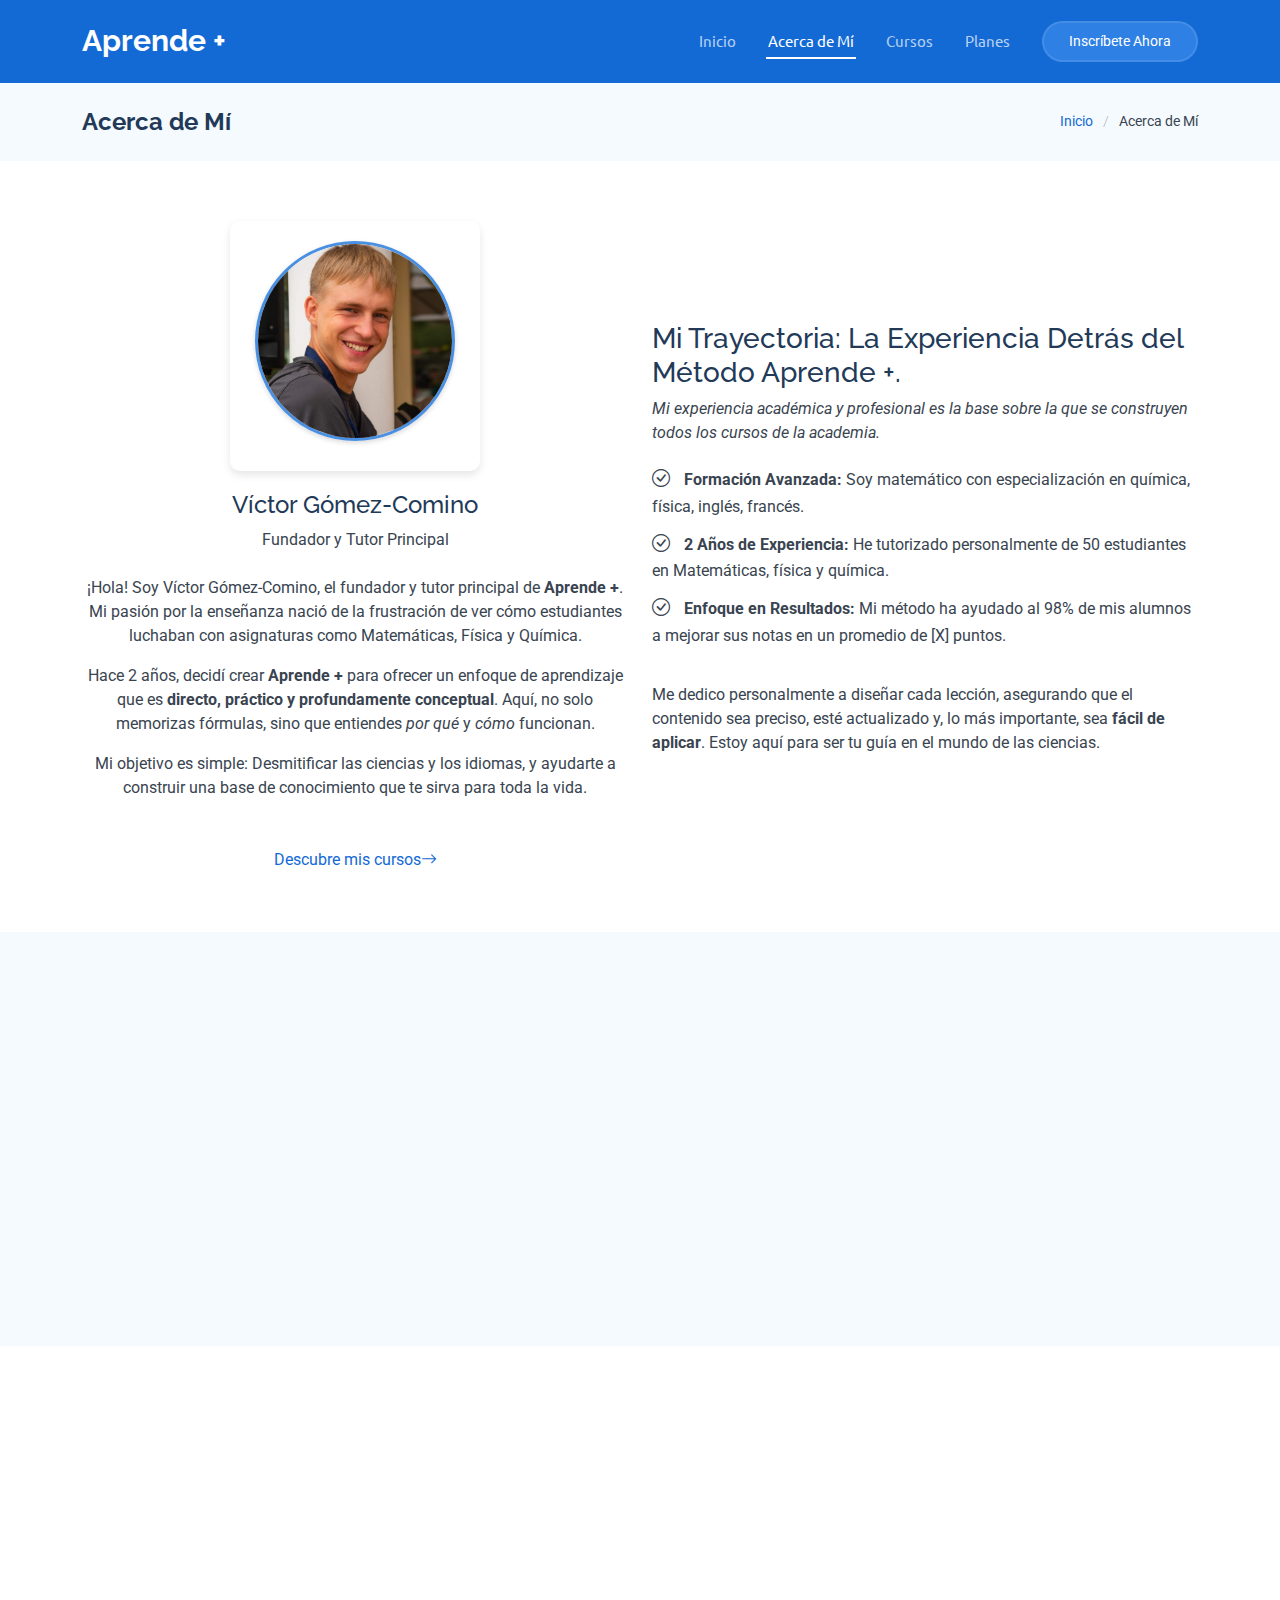
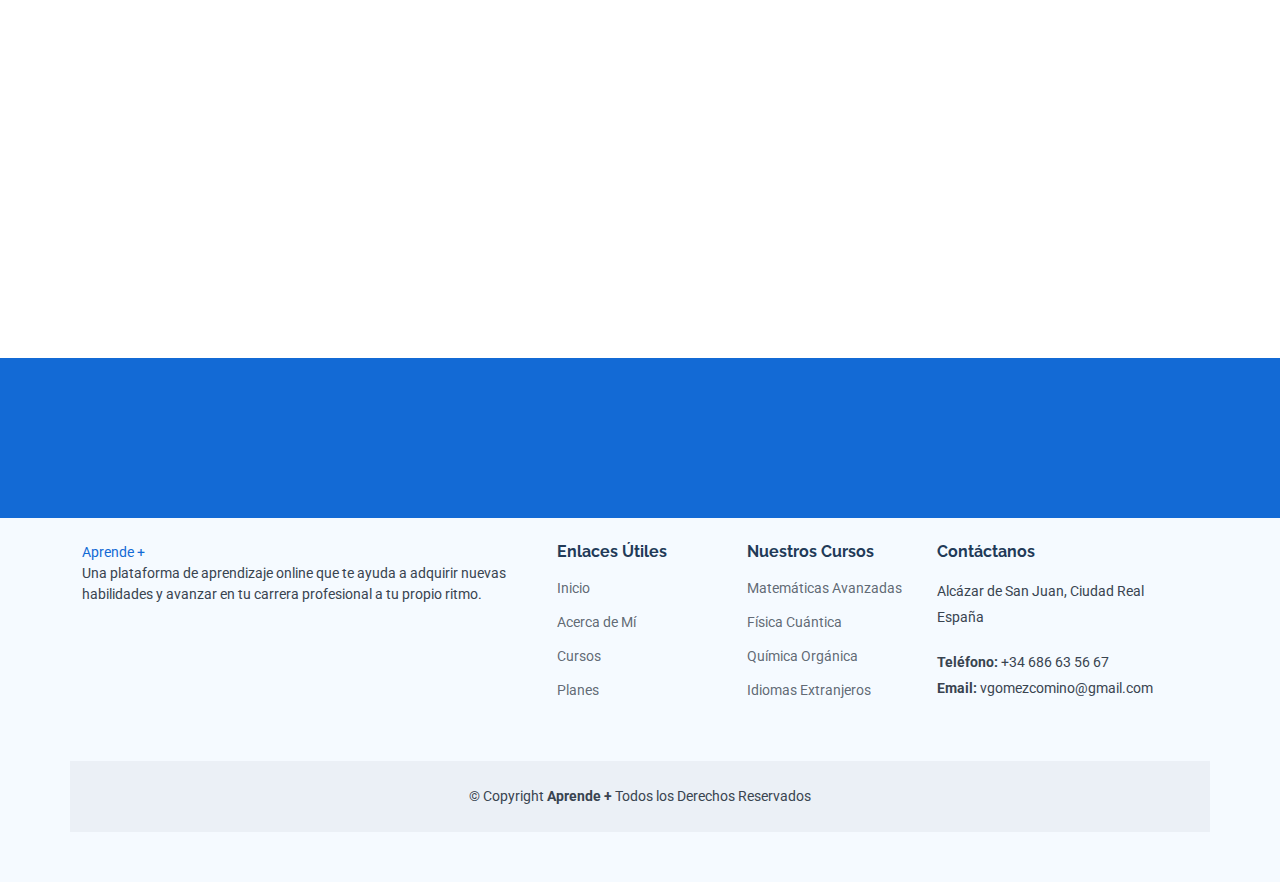
<file: about.html>
<!DOCTYPE html>
<html lang="es">

<head>
    <meta charset="utf-8">
    <meta content="width=device-width, initial-scale=1.0" name="viewport">
    <title>Acerca de Mí - Academia Aprende +</title>
    <meta name="description" content="Conoce mi historia, mi experiencia y mi visión como el fundador y tutor principal de Aprende + para la educación en STEM e idiomas.">
    <meta name="keywords" content="quién soy, fundador, tutor principal, Aprende +, educación STEM, matemáticas, física, misión, visión, habilidades">

    <link href="img/favico.jpg" rel="icon">
    <link href="assets/img/apple-touch-icon.png" rel="apple-touch-icon">
    
    <link href="https://fonts.googleapis.com" rel="preconnect">
    <link href="https://fonts.gstatic.com" rel="preconnect" crossorigin>
    <link href="https://fonts.googleapis.com/css2?family=Roboto:ital,wght@0,100;0,300;0,400;0,500;0,700;0,900;1,100;1,300;1,400;1,500;1,700;1,900&family=Raleway:ital,wght@0,100;0,200;0,300;0,400;0,500;0,600;0,700;0,800;0,900;1,100;1,200;1,300;1,400;1,500;1,600;1,700;1,800;1,900&family=Ubuntu:ital,wght@0,300;0,400;0,500;0,700;1,300;1,400;1,500;1,700&display=swap" rel="stylesheet">

    <link href="assets/vendor/bootstrap/css/bootstrap.min.css" rel="stylesheet">
    <link href="assets/vendor/bootstrap-icons/bootstrap-icons.css" rel="stylesheet">
    <link href="assets/vendor/aos/aos.css" rel="stylesheet">
    <link href="assets/vendor/swiper/swiper-bundle.min.css" rel="stylesheet">

    <link href="assets/css/main.css" rel="stylesheet">
    <link href="css/about.css" rel="stylesheet"> 
</head>
    <body class="about-page">

        <header id="header" class="header d-flex align-items-center sticky-top">
            <div class="container-fluid container-xl position-relative d-flex align-items-center">

                <a href="index.html" class="logo d-flex align-items-center me-auto">
                    <h1 class="sitename">Aprende +</h1>
                </a>

                <nav id="navmenu" class="navmenu">
                    <ul>
                        <li><a href="index.html">Inicio</a></li>
                        <li><a href="about.html" class="active">Acerca de Mí</a></li>
                        <li><a href="courses.html">Cursos</a></li>
                        <li><a href="planes.html">Planes</a></li>
                    </ul>
                    <i class="mobile-nav-toggle d-xl-none bi bi-list"></i>
                </nav>

                <a class="btn-getstarted" href="enroll.html">Inscríbete Ahora</a>

            </div>
        </header>
        <main class="main">

            <div class="page-title light-background">
                <div class="container d-lg-flex justify-content-between align-items-center">
                    <h1 class="mb-2 mb-lg-0">Acerca de Mí</h1>
                    <nav class="breadcrumbs">
                        <ol>
                            <li><a href="index.html">Inicio</a></li>
                            <li class="current">Acerca de Mí</li>
                        </ol>
                    </nav>
                </div>
            </div>
            <section id="about-us" class="about-us section">
                <div class="container" data-aos="fade-up" data-aos-delay="100">

                    <div class="row gy-4 align-items-center">
                        
                        <div class="col-lg-6 order-2 order-lg-1 d-flex flex-column align-items-stretch text-center">
                            
                            <div class="tutor-portrait-container" style="
                                display: flex; 
                                justify-content: center; 
                                align-items: center; 
                                width: 250px; /* Tamaño del recuadro exterior */
                                height: 250px; 
                                background-color: white; 
                                border-radius: 10px; 
                                box-shadow: 0 4px 8px rgba(0,0,0,0.1); 
                                overflow: hidden; 
                                margin: 0 auto 20px; 
                            ">
                                <img src="img/Yo[1].jpg" 
                                    alt="Víctor Gómez-Comino, Fundador y Tutor Principal" 
                                    class="tutor-portrait"
                                    style="
                                        border-radius: 50%; 
                                        width: 200px; 
                                        height: 200px; 
                                        object-fit: cover; 
                                        border: 3px solid #4a90e2; /* Color primario */
                                        box-shadow: 0 2px 5px rgba(0,0,0,0.15);" 
                                >
                            </div>
                            <div class="tutor-info text-center">
                                <h4>Víctor Gómez-Comino</h4>
                                <span>Fundador y Tutor Principal</span>
                            </div>
                            <p class="mt-4">
                                ¡Hola! Soy Víctor Gómez-Comino, el fundador y tutor principal de <strong>Aprende +</strong>. Mi pasión por la enseñanza nació de la frustración de ver cómo estudiantes luchaban con asignaturas como Matemáticas, Física y Química.
                            </p>
                            <p>
                                Hace 2 años, decidí crear <strong>Aprende +</strong> para ofrecer un enfoque de aprendizaje que es <strong>directo, práctico y profundamente conceptual</strong>. Aquí, no solo memorizas fórmulas, sino que entiendes <em>por qué</em> y <em>cómo</em> funcionan.
                            </p>
                            <p class="mb-5">
                                Mi objetivo es simple: Desmitificar las ciencias y los idiomas, y ayudarte a construir una base de conocimiento que te sirva para toda la vida.
                            </p>

                            <a href="courses.html" class="btn-getstarted btn-block-center">
                                <span>Descubre mis cursos</span><i class="bi bi-arrow-right"></i>
                            </a>
                        </div>

                        <div class="col-lg-6 order-1 order-lg-2 content">
                            <h3>Mi Trayectoria: La Experiencia Detrás del Método Aprende +.</h3>
                            <p class="fst-italic">
                                Mi experiencia académica y profesional es la base sobre la que se construyen todos los cursos de la academia.
                            </p>
                            <ul>
                                <li><i class="bi bi-check-circle"></i> <span><strong>Formación Avanzada:</strong> Soy matemático con especialización en química, física, inglés, francés.</span></li>
                                <li><i class="bi bi-check-circle"></i> <span><strong>2 Años de Experiencia:</strong> He tutorizado personalmente de 50 estudiantes en Matemáticas, física y química.</span></li>
                                <li><i class="bi bi-check-circle"></i> <span><strong>Enfoque en Resultados:</strong> Mi método ha ayudado al 98% de mis alumnos a mejorar sus notas en un promedio de [X] puntos.</span></li>
                            </ul>
                            <p>
                                Me dedico personalmente a diseñar cada lección, asegurando que el contenido sea preciso, esté actualizado y, lo más importante, sea <strong>fácil de aplicar</strong>. Estoy aquí para ser tu guía en el mundo de las ciencias.
                            </p>
                        </div>
                    </div>

                </div>
            </section>
            <section id="mission-vision" class="mission-vision section light-background">
                <div class="container" data-aos="fade-up" data-aos-delay="100">
                    <div class="row gy-4">
                        <div class="col-lg-6">
                            <div class="vision-box">
                                <i class="bi bi-eye"></i>
                                <h4>Mi Visión</h4>
                                <p>Mi visión es ser el recurso de referencia en la educación online de ciencias y lenguas, transformando la manera en que los estudiantes abordan materias complejas, fomentando la autonomía y el pensamiento crítico.</p>
                            </div>
                        </div>
                        <div class="col-lg-6">
                            <div class="mission-box">
                                <i class="bi bi-rocket"></i>
                                <h4>Mi Misión</h4>
                                <p>Mi misión es proporcionar una educación de alta calidad, directa y práctica en STEM e idiomas, utilizando un enfoque conceptual que garantice la comprensión profunda y la aplicación exitosa del conocimiento en el ámbito académico y profesional.</p>
                            </div>
                        </div>
                    </div>
                </div>
            </section>
            <section id="skills" class="skills section">
                <div class="container" data-aos="fade-up" data-aos-delay="100">

                    <div class="section-title text-center mb-5">
                        <h2>Mi Enfoque y Experiencia Detallada</h2>
                        <p>Un vistazo a las áreas de expertise y los principios que guían mi enseñanza.</p>
                    </div>

                    <div class="row">
                        <div class="col-lg-6">
                            <h4 class="skills-title">Áreas de Especialización STEM e Idiomas</h4>
                            <div class="skills-content">
                                <div class="progress">
                                    <span class="skill">Matemáticas Avanzadas <i class="val">100%</i></span>
                                    <div class="progress-bar-wrap">
                                        <div class="progress-bar" role="progressbar" style="width: 100%" aria-valuenow="100" aria-valuemin="0" aria-valuemax="100"></div>
                                    </div>
                                </div>
                                <div class="progress">
                                    <span class="skill">Física y Mecánica <i class="val">95%</i></span>
                                    <div class="progress-bar-wrap">
                                        <div class="progress-bar" role="progressbar" style="width: 95%" aria-valuenow="95" aria-valuemin="0" aria-valuemax="100"></div>
                                    </div>
                                </div>
                                <div class="progress">
                                    <span class="skill">Química Inorgánica / Orgánica <i class="val">90%</i></span>
                                    <div class="progress-bar-wrap">
                                        <div class="progress-bar" role="progressbar" style="width: 90%" aria-valuenow="90" aria-valuemin="0" aria-valuemax="100"></div>
                                    </div>
                                </div>
                                <div class="progress">
                                    <span class="skill">Inglés y Francés (Nivel C1) <i class="val">95%</i></span>
                                    <div class="progress-bar-wrap">
                                        <div class="progress-bar" role="progressbar" style="width: 95%" aria-valuenow="95" aria-valuemin="0" aria-valuemax="100"></div>
                                    </div>
                                </div>
                            </div>
                        </div>

                        <div class="col-lg-6 pt-4 pt-lg-0">
                            <h4 class="skills-title">Metodología de Enseñanza</h4>
                            <p>
                                Mi método no es solo transmitir conocimiento, sino enseñar a pensar críticamente y a resolver problemas. Se basa en tres pilares fundamentales:
                            </p>
                            <div class="accordion accordion-flush" id="accordionMethodology">
                                <div class="accordion-item methodology-item">
                                    <h2 class="accordion-header" id="flush-headingOne">
                                        <button class="accordion-button collapsed" type="button" data-bs-toggle="collapse" data-bs-target="#flush-collapseOne" aria-expanded="false" aria-controls="flush-collapseOne">
                                            <i class="bi bi-lightbulb flex-shrink-0"></i> 1. Enfoque Conceptual Profundo
                                        </button>
                                    </h2>
                                    <div id="flush-collapseOne" class="accordion-collapse collapse" aria-labelledby="flush-headingOne" data-bs-parent="#accordionMethodology">
                                        <div class="accordion-body">
                                            Nos centramos en entender el "por qué" de las fórmulas, no solo el "cómo" aplicarlas. Esto garantiza una base de conocimiento sólida y duradera, esencial para el éxito en cualquier ciencia.
                                        </div>
                                    </div>
                                </div>
                                <div class="accordion-item methodology-item">
                                    <h2 class="accordion-header" id="flush-headingTwo">
                                        <button class="accordion-button collapsed" type="button" data-bs-toggle="collapse" data-bs-target="#flush-collapseTwo" aria-expanded="false" aria-controls="flush-collapseTwo">
                                            <i class="bi bi-code-slash flex-shrink-0"></i> 2. Práctica Iterativa y Aplicada
                                        </button>
                                    </h2>
                                    <div id="flush-collapseTwo" class="accordion-collapse collapse" aria-labelledby="flush-headingTwo" data-bs-parent="#accordionMethodology">
                                        <div class="accordion-body">
                                            Utilizo problemas reales y ejercicios prácticos que simulan situaciones de examen para asegurar que el estudiante pueda aplicar la teoría sin dificultad y con confianza.
                                        </div>
                                    </div>
                                </div>
                                <div class="accordion-item methodology-item">
                                    <h2 class="accordion-header" id="flush-headingThree">
                                        <button class="accordion-button collapsed" type="button" data-bs-toggle="collapse" data-bs-target="#flush-collapseThree" aria-expanded="false" aria-controls="flush-collapseThree">
                                            <i class="bi bi-person-fill flex-shrink-0"></i> 3. Aprendizaje Personalizado
                                        </button>
                                    </h2>
                                    <div id="flush-collapseThree" class="accordion-collapse collapse" aria-labelledby="flush-headingThree" data-bs-parent="#accordionMethodology">
                                        <div class="accordion-body">
                                            Adapto el ritmo y los ejemplos a las necesidades individuales de cada estudiante, identificando y corrigiendo rápidamente sus puntos débiles a través de la retroalimentación constante.
                                        </div>
                                    </div>
                                </div>
                            </div>
                        </div>
                    </div>
                </div>
            </section>
            <section id="counts" class="counts section accent-background">
                <div class="container" data-aos="fade-up" data-aos-delay="100">

                    <div class="row gy-4">
                        <div class="col-lg-3 col-md-6">
                            <div class="stats-item text-center w-100 h-100">
                                <span data-purecounter-start="0" data-purecounter-end="12" data-purecounter-duration="1" class="purecounter"></span>
                                <p>Cursos de Alto Nivel</p>
                            </div>
                        </div>
                        <div class="col-lg-3 col-md-6">
                            <div class="stats-item text-center w-100 h-100">
                                <span data-purecounter-start="0" data-purecounter-end="50" data-purecounter-duration="1" class="purecounter"></span>
                                <p>Estudiantes Activos</p>
                            </div>
                        </div>
                        <div class="col-lg-3 col-md-6">
                            <div class="stats-item text-center w-100 h-100">
                                <span data-purecounter-start="0" data-purecounter-end="2" data-purecounter-duration="1" class="purecounter"></span>
                                <p>Años de Experiencia</p>
                            </div>
                        </div>
                        <div class="col-lg-3 col-md-6">
                            <div class="stats-item text-center w-100 h-100">
                                <span data-purecounter-start="0" data-purecounter-end="98" data-purecounter-duration="1" class="purecounter" data-purecounter-separator="."></span>
                                <p>Satisfacción (%)</p>
                            </div>
                        </div>
                    </div>

                </div>
            </section>
            </main>

        <footer id="footer" class="footer position-relative light-background">
            <div class="container">
                <div class="row gy-4">
                    <div class="col-lg-5 col-md-12 footer-info">
                        <a href="index.html" class="logo d-flex align-items-center"><span class="sitename">Aprende +</span></a>
                        <p>Una plataforma de aprendizaje online que te ayuda a adquirir nuevas habilidades y avanzar en tu carrera profesional a tu propio ritmo.</p>
                    </div>
                    <div class="col-lg-2 col-6 footer-links">
                        <h4>Enlaces Útiles</h4>
                        <ul>
                            <li><a href="index.html">Inicio</a></li>
                            <li><a href="about.html">Acerca de Mí</a></li>
                            <li><a href="courses.html">Cursos</a></li>
                            <li><a href="planes.html">Planes</a></li>
                        </ul>
                    </div>
                    <div class="col-lg-2 col-6 footer-links">
                        <h4>Nuestros Cursos</h4>
                        <ul>
                            <li><a href="#">Matemáticas Avanzadas</a></li>
                            <li><a href="#">Física Cuántica</a></li>
                            <li><a href="#">Química Orgánica</a></li>
                            <li><a href="#">Idiomas Extranjeros</a></li>
                        </ul>
                    </div>
                    <div class="col-lg-3 col-md-12 footer-contact text-center text-md-start">
                        <h4>Contáctanos</h4>
                        <p>Alcázar de San Juan, Ciudad Real</p>
                        <p>España</p>
                        <p class="mt-4"><strong>Teléfono:</strong> <span>+34 686 63 56 67</span></p>
                        <p><strong>Email:</strong> <span>vgomezcomino@gmail.com</span></p>
                    </div>
                </div>
            </div>
            <div class="container copyright text-center mt-4">
                <p>© <span>Copyright</span> <strong class="sitename">Aprende +</strong> <span>Todos los Derechos Reservados</span></p>
            </div>
        </footer>
        <a href="#" id="scroll-top" class="scroll-top d-flex align-items-center justify-content-center"><i class="bi bi-arrow-up-short"></i></a>
        <div id="preloader"></div>

        <script src="assets/vendor/bootstrap/js/bootstrap.bundle.min.js"></script>
        <script src="assets/vendor/php-email-form/validate.js"></script>
        <script src="assets/vendor/aos/aos.js"></script>
        <script src="assets/vendor/purecounter/purecounter_vanilla.js"></script>
        <script src="assets/vendor/swiper/swiper-bundle.min.js"></script>

        <script src="assets/js/main.js"></script>

    </body>
</html>
</file>
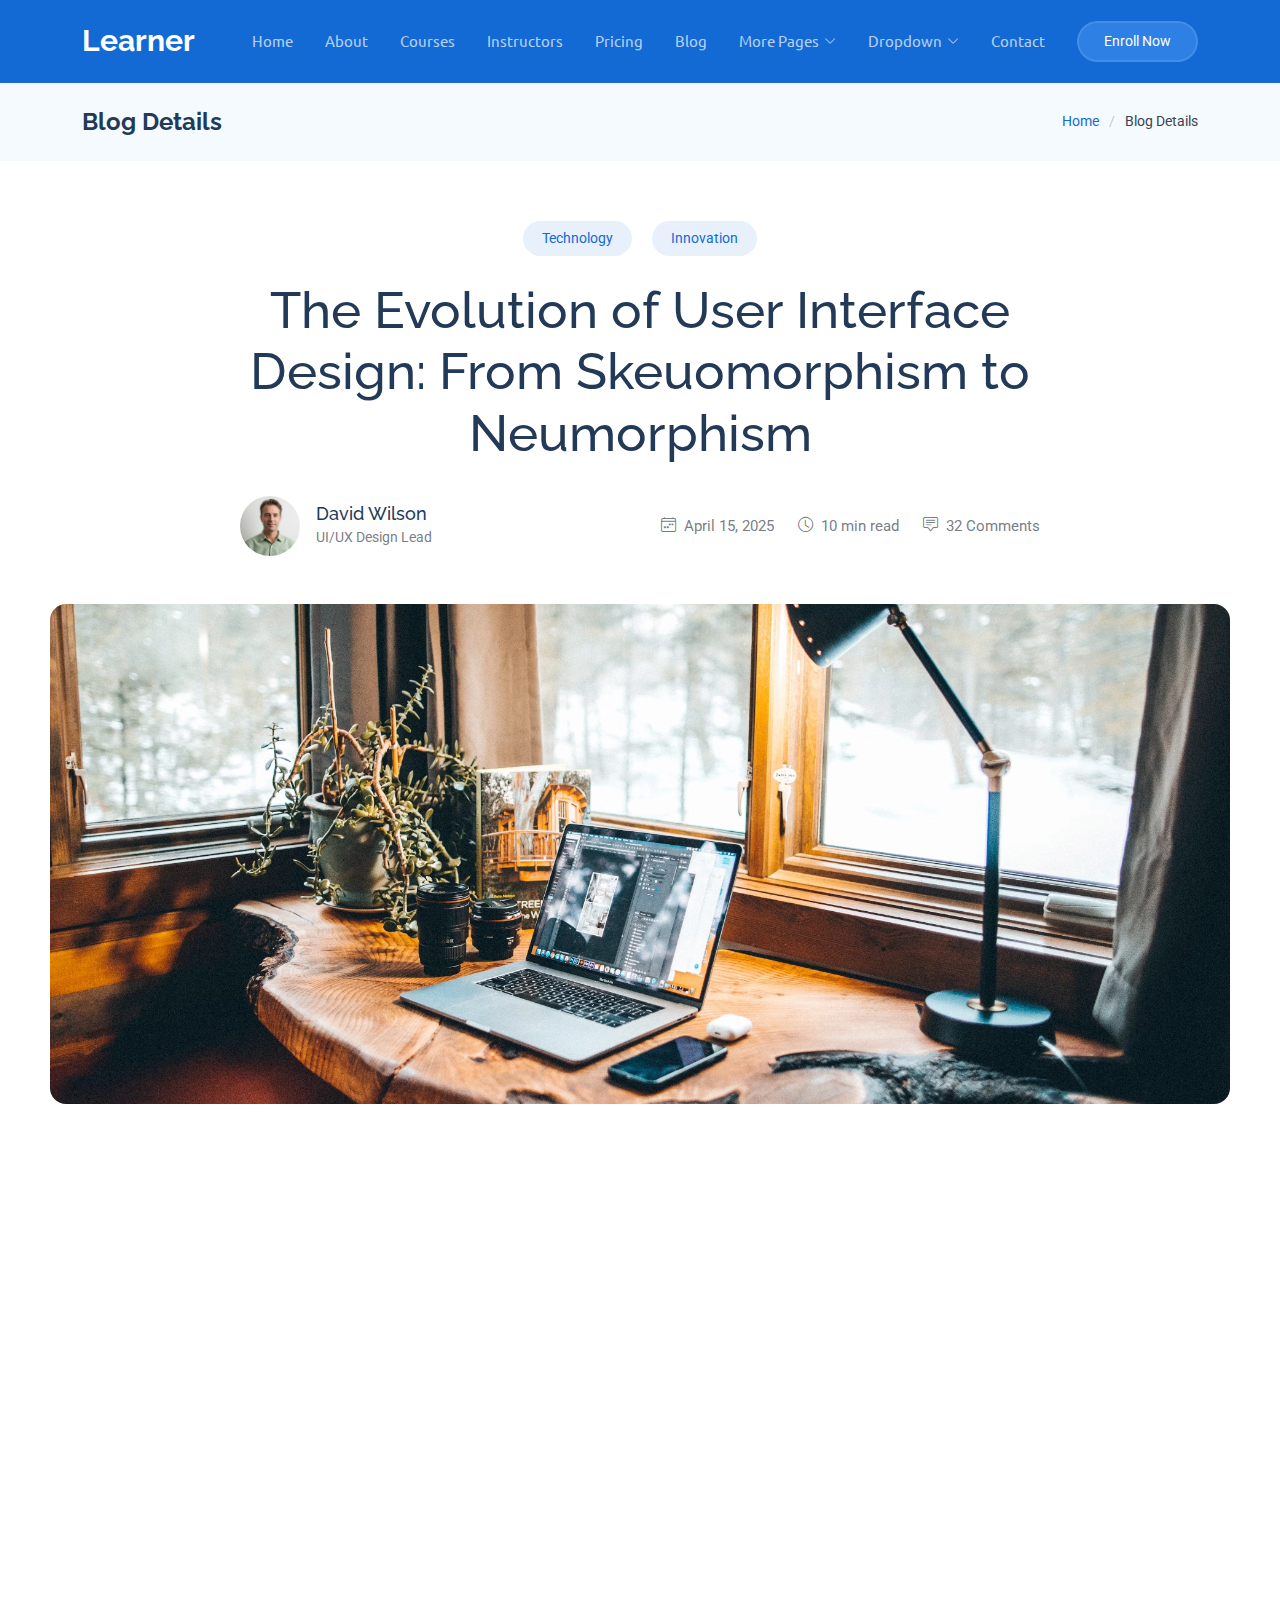
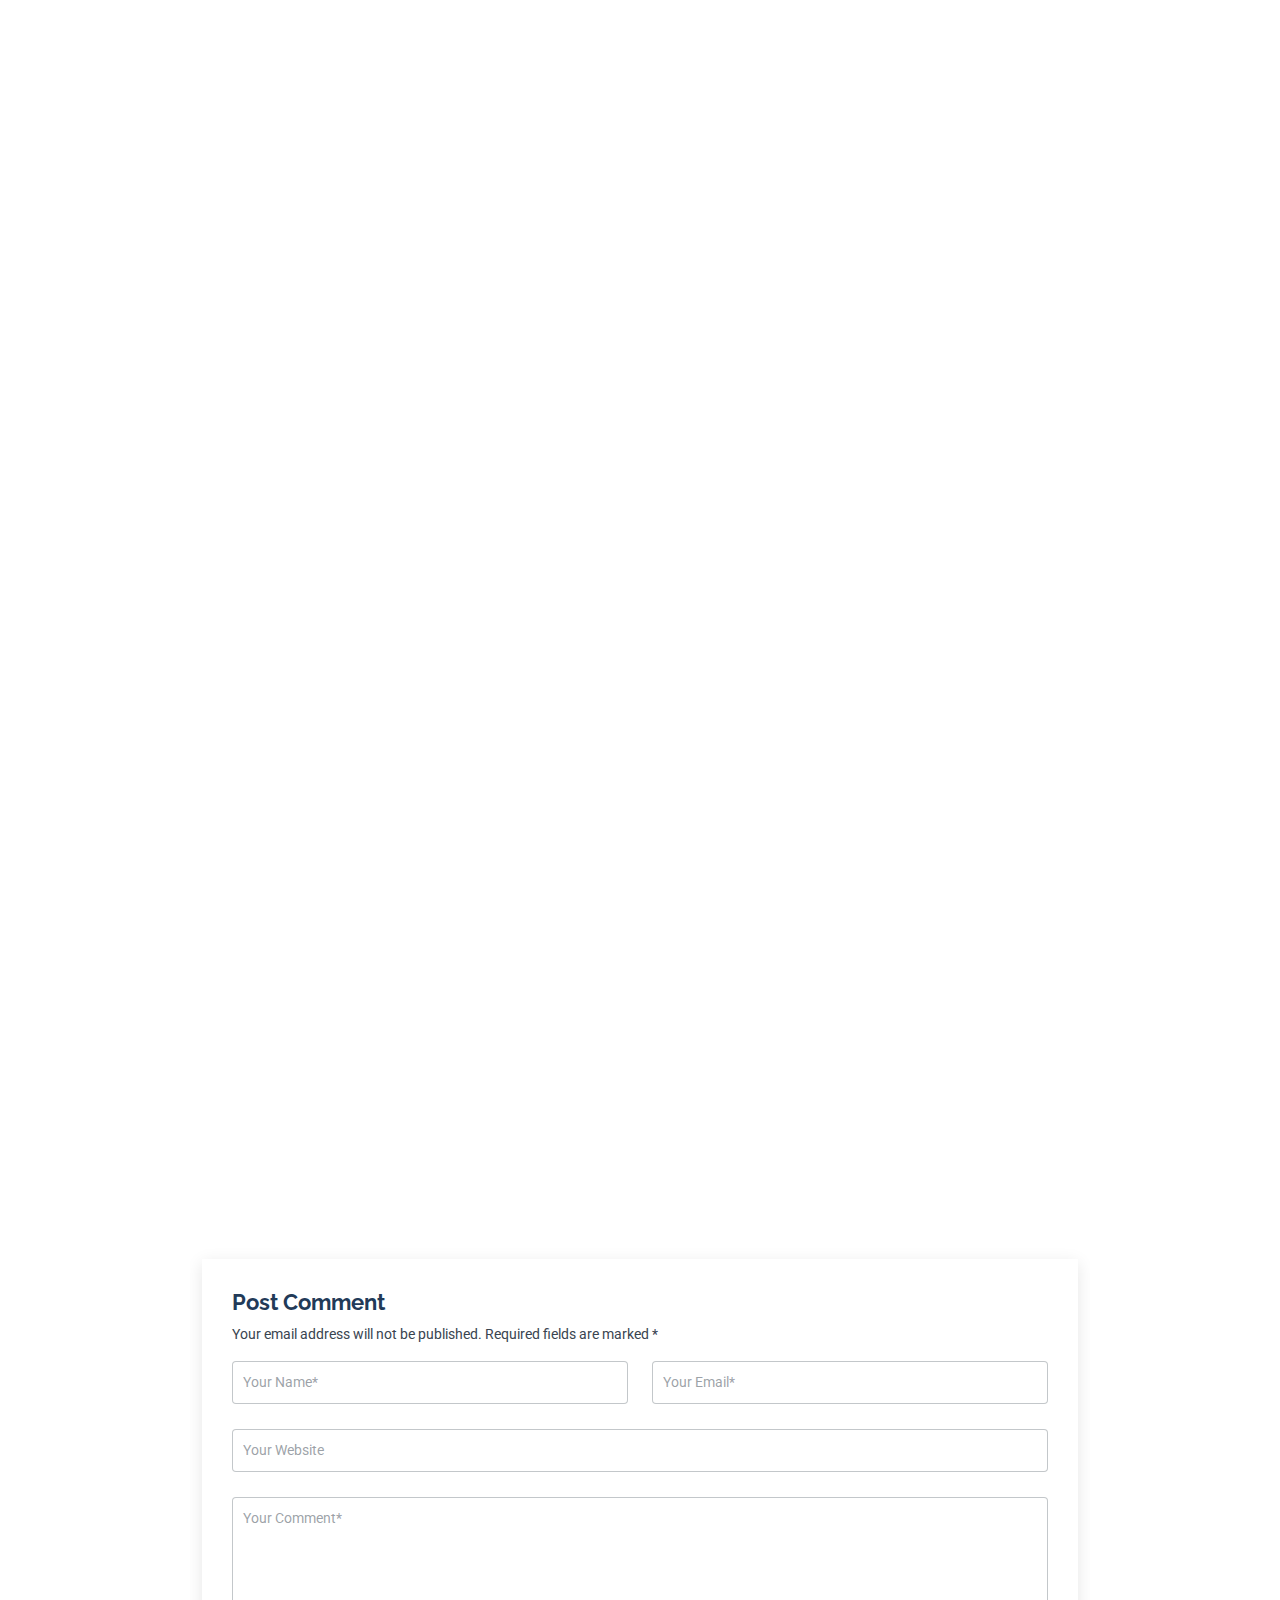
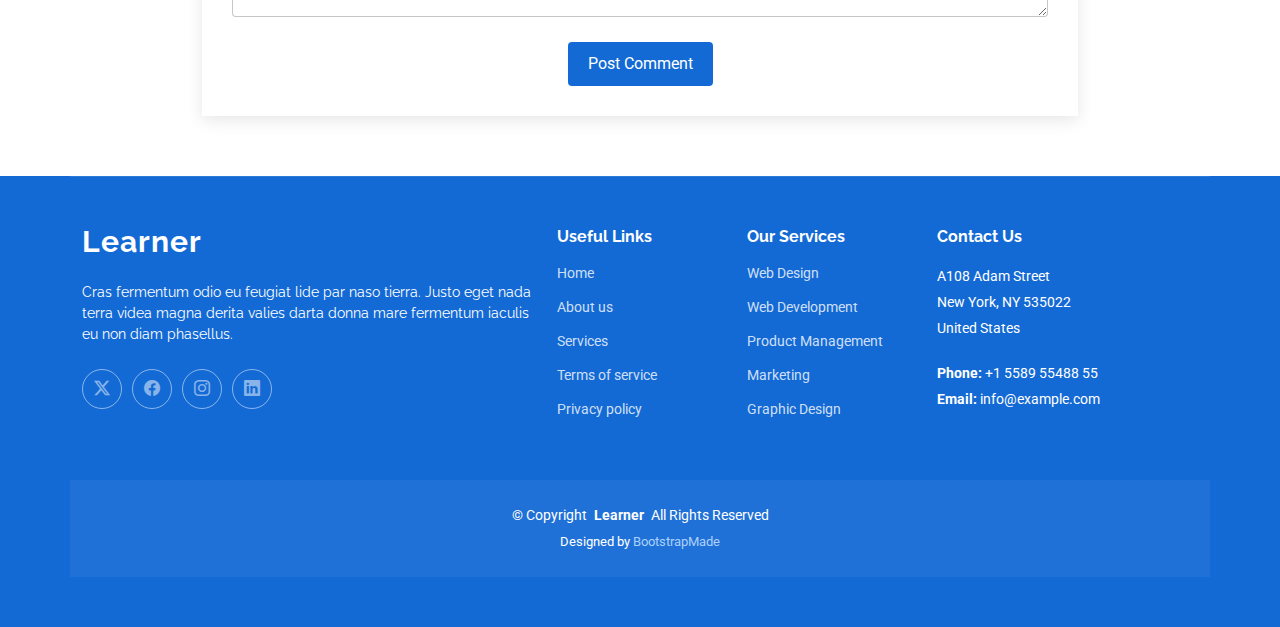
<file: blog-details.html>
<!DOCTYPE html>
<html lang="en">

<head>
  <meta charset="utf-8">
  <meta content="width=device-width, initial-scale=1.0" name="viewport">
  <title>Blog Details - Learner Bootstrap Template</title>
  <meta name="description" content="">
  <meta name="keywords" content="">

  <!-- Favicons -->
  <link href="assets/img/favicon.png" rel="icon">
  <link href="assets/img/apple-touch-icon.png" rel="apple-touch-icon">

  <!-- Fonts -->
  <link href="https://fonts.googleapis.com" rel="preconnect">
  <link href="https://fonts.gstatic.com" rel="preconnect" crossorigin>
  <link href="https://fonts.googleapis.com/css2?family=Roboto:ital,wght@0,100;0,300;0,400;0,500;0,700;0,900;1,100;1,300;1,400;1,500;1,700;1,900&family=Raleway:ital,wght@0,100;0,200;0,300;0,400;0,500;0,600;0,700;0,800;0,900;1,100;1,200;1,300;1,400;1,500;1,600;1,700;1,800;1,900&family=Ubuntu:ital,wght@0,300;0,400;0,500;0,700;1,300;1,400;1,500;1,700&display=swap" rel="stylesheet">

  <!-- Vendor CSS Files -->
  <link href="assets/vendor/bootstrap/css/bootstrap.min.css" rel="stylesheet">
  <link href="assets/vendor/bootstrap-icons/bootstrap-icons.css" rel="stylesheet">
  <link href="assets/vendor/aos/aos.css" rel="stylesheet">
  <link href="assets/vendor/swiper/swiper-bundle.min.css" rel="stylesheet">

  <!-- Main CSS File -->
  <link href="assets/css/main.css" rel="stylesheet">

  <!-- =======================================================
  * Template Name: Learner
  * Template URL: https://bootstrapmade.com/learner-bootstrap-course-template/
  * Updated: Jul 08 2025 with Bootstrap v5.3.7
  * Author: BootstrapMade.com
  * License: https://bootstrapmade.com/license/
  ======================================================== -->
</head>

<body class="blog-details-page">

  <header id="header" class="header d-flex align-items-center sticky-top">
    <div class="container-fluid container-xl position-relative d-flex align-items-center">

      <a href="index.html" class="logo d-flex align-items-center me-auto">
        <!-- Uncomment the line below if you also wish to use an image logo -->
        <!-- <img src="assets/img/logo.webp" alt=""> -->
        <h1 class="sitename">Learner</h1>
      </a>

      <nav id="navmenu" class="navmenu">
        <ul>
          <li><a href="index.html">Home</a></li>
          <li><a href="about.html">About</a></li>
          <li><a href="courses.html">Courses</a></li>
          <li><a href="instructors.html">Instructors</a></li>
          <li><a href="pricing.html">Pricing</a></li>
          <li><a href="blog.html">Blog</a></li>
          <li class="dropdown"><a href="#"><span>More Pages</span> <i class="bi bi-chevron-down toggle-dropdown"></i></a>
            <ul>
              <li><a href="course-details.html">Course Details</a></li>
              <li><a href="instructor-profile.html">Instructor Profile</a></li>
              <li><a href="events.html">Events</a></li>
              <li><a href="blog-details.html" class="active">Blog Details</a></li>
              <li><a href="terms.html">Terms</a></li>
              <li><a href="privacy.html">Privacy</a></li>
              <li><a href="404.html">404</a></li>
            </ul>
          </li>

          <li class="dropdown"><a href="#"><span>Dropdown</span> <i class="bi bi-chevron-down toggle-dropdown"></i></a>
            <ul>
              <li><a href="#">Dropdown 1</a></li>
              <li class="dropdown"><a href="#"><span>Deep Dropdown</span> <i class="bi bi-chevron-down toggle-dropdown"></i></a>
                <ul>
                  <li><a href="#">Deep Dropdown 1</a></li>
                  <li><a href="#">Deep Dropdown 2</a></li>
                  <li><a href="#">Deep Dropdown 3</a></li>
                  <li><a href="#">Deep Dropdown 4</a></li>
                  <li><a href="#">Deep Dropdown 5</a></li>
                </ul>
              </li>
              <li><a href="#">Dropdown 2</a></li>
              <li><a href="#">Dropdown 3</a></li>
              <li><a href="#">Dropdown 4</a></li>
            </ul>
          </li>
          <li><a href="contact.html">Contact</a></li>
        </ul>
        <i class="mobile-nav-toggle d-xl-none bi bi-list"></i>
      </nav>

      <a class="btn-getstarted" href="enroll.html">Enroll Now</a>

    </div>
  </header>

  <main class="main">

    <!-- Page Title -->
    <div class="page-title light-background">
      <div class="container d-lg-flex justify-content-between align-items-center">
        <h1 class="mb-2 mb-lg-0">Blog Details</h1>
        <nav class="breadcrumbs">
          <ol>
            <li><a href="index.html">Home</a></li>
            <li class="current">Blog Details</li>
          </ol>
        </nav>
      </div>
    </div><!-- End Page Title -->

    <!-- Blog Details Section -->
    <section id="blog-details" class="blog-details section">
      <div class="container" data-aos="fade-up">

        <article class="article">
          <div class="article-header">
            <div class="meta-categories" data-aos="fade-up">
              <a href="#" class="category">Technology</a>
              <a href="#" class="category">Innovation</a>
            </div>

            <h1 class="title" data-aos="fade-up" data-aos-delay="100">The Evolution of User Interface Design: From Skeuomorphism to Neumorphism</h1>

            <div class="article-meta" data-aos="fade-up" data-aos-delay="200">
              <div class="author">
                <img src="assets/img/person/person-m-6.webp" alt="Author" class="author-img">
                <div class="author-info">
                  <h4>David Wilson</h4>
                  <span>UI/UX Design Lead</span>
                </div>
              </div>
              <div class="post-info">
                <span><i class="bi bi-calendar4-week"></i> April 15, 2025</span>
                <span><i class="bi bi-clock"></i> 10 min read</span>
                <span><i class="bi bi-chat-square-text"></i> 32 Comments</span>
              </div>
            </div>
          </div>

          <div class="article-featured-image" data-aos="zoom-in">
            <img src="assets/img/blog/blog-hero-1.webp" alt="UI Design Evolution" class="img-fluid">
          </div>

          <div class="article-wrapper">
            <aside class="table-of-contents" data-aos="fade-left">
              <h3>Table of Contents</h3>
              <nav>
                <ul>
                  <li><a href="#introduction" class="active">Introduction</a></li>
                  <li><a href="#skeuomorphism">The Skeuomorphic Era</a></li>
                  <li><a href="#flat-design">Flat Design Revolution</a></li>
                  <li><a href="#material-design">Material Design</a></li>
                  <li><a href="#neumorphism">Rise of Neumorphism</a></li>
                  <li><a href="#future">Future Trends</a></li>
                </ul>
              </nav>
            </aside>

            <div class="article-content">
              <div class="content-section" id="introduction" data-aos="fade-up">
                <p class="lead">
                  The journey of user interface design has been marked by significant shifts in aesthetic approaches, each era bringing its own unique perspective on how digital interfaces should look and feel.
                </p>

                <p>
                  From the early days of graphical user interfaces to today's sophisticated design systems, the evolution of UI design reflects not just technological advancement, but also changing user expectations and cultural shifts in how we interact with digital products.
                </p>

                <div class="highlight-quote">
                  <blockquote>
                    <p>Design is not just what it looks like and feels like. Design is how it works.</p>
                    <cite>Steve Jobs</cite>
                  </blockquote>
                </div>
              </div>

              <div class="content-section" id="skeuomorphism" data-aos="fade-up">
                <h2>The Skeuomorphic Era</h2>
                <div class="image-with-caption right">
                  <img src="assets/img/blog/blog-hero-2.webp" alt="Skeuomorphic Design Example" class="img-fluid" loading="lazy">
                  <figcaption>Early iOS design showcasing skeuomorphic elements</figcaption>
                </div>
                <p>
                  Skeuomorphic design dominated the early years of digital interfaces, attempting to mirror real-world objects in digital form. This approach helped users transition from physical to digital interactions through familiar visual metaphors.
                </p>

                <div class="feature-points">
                  <div class="point">
                    <i class="bi bi-layers"></i>
                    <div>
                      <h4>Realistic Textures</h4>
                      <p>Detailed representations of materials like leather, metal, and paper</p>
                    </div>
                  </div>
                  <div class="point">
                    <i class="bi bi-lightbulb"></i>
                    <div>
                      <h4>Familiar Metaphors</h4>
                      <p>Digital elements mimicking their physical counterparts</p>
                    </div>
                  </div>
                </div>
              </div>

              <div class="content-section" id="flat-design" data-aos="fade-up">
                <h2>The Flat Design Revolution</h2>
                <p>
                  As users became more comfortable with digital interfaces, design began moving towards simplification. Flat design emerged as a reaction to the ornate details of skeuomorphism, emphasizing clarity and efficiency.
                </p>

                <div class="comparison-grid">
                  <div class="row g-4">
                    <div class="col-md-6">
                      <div class="comparison-card">
                        <div class="icon"><i class="bi bi-check-circle"></i></div>
                        <h4>Advantages</h4>
                        <ul>
                          <li>Improved loading times</li>
                          <li>Better scalability</li>
                          <li>Cleaner visual hierarchy</li>
                        </ul>
                      </div>
                    </div>
                    <div class="col-md-6">
                      <div class="comparison-card">
                        <div class="icon"><i class="bi bi-exclamation-circle"></i></div>
                        <h4>Challenges</h4>
                        <ul>
                          <li>Reduced visual cues</li>
                          <li>Potential usability issues</li>
                          <li>Limited depth perception</li>
                        </ul>
                      </div>
                    </div>
                  </div>
                </div>
              </div>

              <div class="content-section" id="material-design" data-aos="fade-up">
                <h2>Material Design: Finding Balance</h2>
                <p>
                  Google's Material Design emerged as a comprehensive design system that combined the simplicity of flat design with subtle depth cues, creating a more intuitive user experience while maintaining modern aesthetics.
                </p>

                <div class="key-principles">
                  <div class="principle">
                    <span class="number">01</span>
                    <h4>Physical Properties</h4>
                    <p>Surfaces and edges provide meaningful interaction cues</p>
                  </div>
                  <div class="principle">
                    <span class="number">02</span>
                    <h4>Bold Graphics</h4>
                    <p>Deliberate color choices and intentional white space</p>
                  </div>
                  <div class="principle">
                    <span class="number">03</span>
                    <h4>Meaningful Motion</h4>
                    <p>Animation informs and reinforces user actions</p>
                  </div>
                </div>
              </div>

              <div class="content-section" id="neumorphism" data-aos="fade-up">
                <h2>The Rise of Neumorphism</h2>
                <p>
                  Neumorphism represents the latest evolution in UI design, combining aspects of skeuomorphism with modern minimal aesthetics. This style creates soft, extruded surfaces that appear to emerge from the background.
                </p>

                <div class="info-box">
                  <div class="icon">
                    <i class="bi bi-info-circle"></i>
                  </div>
                  <div class="content">
                    <h4>Key Characteristics</h4>
                    <p>Neumorphic design relies on subtle shadow work to create the illusion of elements either protruding from or being pressed into their background surface.</p>
                  </div>
                </div>
              </div>

              <div class="content-section" id="future" data-aos="fade-up">
                <h2>Looking to the Future</h2>
                <p>
                  As we look ahead, UI design continues to evolve with new technologies and user expectations. The future may bring more personalized, adaptive interfaces that respond to individual user preferences and contexts.
                </p>

                <div class="future-trends">
                  <div class="trend">
                    <i class="bi bi-phone"></i>
                    <h4>Adaptive Interfaces</h4>
                    <p>Interfaces that automatically adjust based on user behavior and preferences</p>
                  </div>
                  <div class="trend">
                    <i class="bi bi-eye"></i>
                    <h4>Immersive Experiences</h4>
                    <p>Integration of AR and VR elements in everyday interfaces</p>
                  </div>
                  <div class="trend">
                    <i class="bi bi-hand-index"></i>
                    <h4>Gesture Controls</h4>
                    <p>Advanced motion and gesture-based interactions</p>
                  </div>
                </div>
              </div>
            </div>
          </div>

          <div class="article-footer" data-aos="fade-up">
            <div class="share-article">
              <h4>Share this article</h4>
              <div class="share-buttons">
                <a href="#" class="share-button twitter">
                  <i class="bi bi-twitter-x"></i>
                  <span>Share on X</span>
                </a>
                <a href="#" class="share-button facebook">
                  <i class="bi bi-facebook"></i>
                  <span>Share on Facebook</span>
                </a>
                <a href="#" class="share-button linkedin">
                  <i class="bi bi-linkedin"></i>
                  <span>Share on LinkedIn</span>
                </a>
              </div>
            </div>

            <div class="article-tags">
              <h4>Related Topics</h4>
              <div class="tags">
                <a href="#" class="tag">UI Design</a>
                <a href="#" class="tag">User Experience</a>
                <a href="#" class="tag">Design Trends</a>
                <a href="#" class="tag">Innovation</a>
                <a href="#" class="tag">Technology</a>
              </div>
            </div>
          </div>

        </article>

      </div>
    </section><!-- /Blog Details Section -->

    <!-- Blog Comments Section -->
    <section id="blog-comments" class="blog-comments section">

      <div class="container" data-aos="fade-up" data-aos-delay="100">

        <div class="blog-comments-4">
          <div class="comments-header">
            <h3 class="title">Community Feedback</h3>
            <div class="comments-stats">
              <span class="count">12</span>
              <span class="label">Comments</span>
            </div>
          </div>

          <div class="comments-container">
            <!-- Comment #1 -->
            <div class="comment-thread">
              <div class="comment-box">
                <div class="comment-wrapper">
                  <div class="avatar-wrapper">
                    <img src="assets/img/person/person-f-9.webp" alt="Avatar" loading="lazy">
                    <span class="status-indicator"></span>
                  </div>

                  <div class="comment-content">
                    <div class="comment-header">
                      <div class="user-info">
                        <h4>Thomas Anderson</h4>
                        <span class="time-badge">
                          <i class="bi bi-clock"></i>
                          2 hours ago
                        </span>
                      </div>
                      <div class="engagement">
                        <span class="likes">
                          <i class="bi bi-heart"></i>
                          24
                        </span>
                      </div>
                    </div>

                    <div class="comment-body">
                      <p>Nullam ac urna eu felis dapibus condimentum sit amet a augue. Sed non neque elit. Sed ut imperdiet nisi. Proin condimentum fermentum nunc.</p>
                    </div>

                    <div class="comment-actions">
                      <button class="action-btn like-btn" aria-label="Like comment">
                        <i class="bi bi-heart"></i>
                        <span>Like</span>
                      </button>
                      <button class="action-btn reply-btn" aria-label="Reply to comment">
                        <i class="bi bi-chat"></i>
                        <span>Reply</span>
                      </button>
                      <button class="action-btn share-btn" aria-label="Share comment">
                        <i class="bi bi-share"></i>
                        <span>Share</span>
                      </button>
                    </div>
                  </div>
                </div>
              </div>

              <!-- Replies Container -->
              <div class="replies-container">
                <!-- Reply #1 -->
                <div class="comment-box reply">
                  <div class="comment-wrapper">
                    <div class="avatar-wrapper">
                      <img src="assets/img/person/person-m-9.webp" alt="Avatar" loading="lazy">
                      <span class="status-indicator"></span>
                    </div>

                    <div class="comment-content">
                      <div class="comment-header">
                        <div class="user-info">
                          <h4>Maria Rodriguez</h4>
                          <span class="time-badge">
                            <i class="bi bi-clock"></i>
                            1 hour ago
                          </span>
                        </div>
                        <div class="engagement">
                          <span class="likes">
                            <i class="bi bi-heart"></i>
                            8
                          </span>
                        </div>
                      </div>

                      <div class="comment-body">
                        <p>Vivamus elementum semper nisi. Aenean vulputate eleifend tellus. Aenean leo ligula, porttitor eu, consequat vitae.</p>
                      </div>

                      <div class="comment-actions">
                        <button class="action-btn like-btn" aria-label="Like comment">
                          <i class="bi bi-heart"></i>
                          <span>Like</span>
                        </button>
                        <button class="action-btn reply-btn" aria-label="Reply to comment">
                          <i class="bi bi-chat"></i>
                          <span>Reply</span>
                        </button>
                        <button class="action-btn share-btn" aria-label="Share comment">
                          <i class="bi bi-share"></i>
                          <span>Share</span>
                        </button>
                      </div>
                    </div>
                  </div>
                </div>

                <!-- Reply #2 -->
                <div class="comment-box reply">
                  <div class="comment-wrapper">
                    <div class="avatar-wrapper">
                      <img src="assets/img/person/person-f-9.webp" alt="Avatar" loading="lazy">
                      <span class="status-indicator"></span>
                    </div>

                    <div class="comment-content">
                      <div class="comment-header">
                        <div class="user-info">
                          <h4>Alex Chen</h4>
                          <span class="time-badge">
                            <i class="bi bi-clock"></i>
                            30 minutes ago
                          </span>
                        </div>
                        <div class="engagement">
                          <span class="likes">
                            <i class="bi bi-heart"></i>
                            5
                          </span>
                        </div>
                      </div>

                      <div class="comment-body">
                        <p>Cras dapibus. Vivamus elementum semper nisi. Aenean vulputate eleifend tellus.</p>
                      </div>

                      <div class="comment-actions">
                        <button class="action-btn like-btn" aria-label="Like comment">
                          <i class="bi bi-heart"></i>
                          <span>Like</span>
                        </button>
                        <button class="action-btn reply-btn" aria-label="Reply to comment">
                          <i class="bi bi-chat"></i>
                          <span>Reply</span>
                        </button>
                        <button class="action-btn share-btn" aria-label="Share comment">
                          <i class="bi bi-share"></i>
                          <span>Share</span>
                        </button>
                      </div>
                    </div>
                  </div>
                </div>
              </div>
            </div>

            <!-- Comment #2 -->
            <div class="comment-thread">
              <div class="comment-box">
                <div class="comment-wrapper">
                  <div class="avatar-wrapper">
                    <img src="assets/img/person/person-f-7.webp" alt="Avatar" loading="lazy">
                    <span class="status-indicator"></span>
                  </div>

                  <div class="comment-content">
                    <div class="comment-header">
                      <div class="user-info">
                        <h4>Emily Watson</h4>
                        <span class="time-badge">
                          <i class="bi bi-clock"></i>
                          3 hours ago
                        </span>
                      </div>
                      <div class="engagement">
                        <span class="likes">
                          <i class="bi bi-heart"></i>
                          15
                        </span>
                      </div>
                    </div>

                    <div class="comment-body">
                      <p>Maecenas tempus, tellus eget condimentum rhoncus, sem quam semper libero, sit amet adipiscing sem neque sed ipsum.</p>
                    </div>

                    <div class="comment-actions">
                      <button class="action-btn like-btn" aria-label="Like comment">
                        <i class="bi bi-heart"></i>
                        <span>Like</span>
                      </button>
                      <button class="action-btn reply-btn" aria-label="Reply to comment">
                        <i class="bi bi-chat"></i>
                        <span>Reply</span>
                      </button>
                      <button class="action-btn share-btn" aria-label="Share comment">
                        <i class="bi bi-share"></i>
                        <span>Share</span>
                      </button>
                    </div>
                  </div>
                </div>
              </div>
            </div>
          </div>
        </div>

      </div>

    </section><!-- /Blog Comments Section -->

    <!-- Blog Comment Form Section -->
    <section id="blog-comment-form" class="blog-comment-form section">
      <div class="container">

        <form action="">

          <h4>Post Comment</h4>
          <p>Your email address will not be published. Required fields are marked * </p>
          <div class="row">
            <div class="col-md-6 form-group">
              <input name="name" type="text" class="form-control" placeholder="Your Name*">
            </div>
            <div class="col-md-6 form-group">
              <input name="email" type="text" class="form-control" placeholder="Your Email*">
            </div>
          </div>
          <div class="row">
            <div class="col form-group">
              <input name="website" type="text" class="form-control" placeholder="Your Website">
            </div>
          </div>
          <div class="row">
            <div class="col form-group">
              <textarea name="comment" class="form-control" placeholder="Your Comment*"></textarea>
            </div>
          </div>

          <div class="text-center">
            <button type="submit" class="btn btn-primary">Post Comment</button>
          </div>

        </form>

      </div>
    </section><!-- /Blog Comment Form Section -->

  </main>

  <footer id="footer" class="footer accent-background">

    <div class="container footer-top">
      <div class="row gy-4">
        <div class="col-lg-5 col-md-12 footer-about">
          <a href="index.html" class="logo d-flex align-items-center">
            <span class="sitename">Learner</span>
          </a>
          <p>Cras fermentum odio eu feugiat lide par naso tierra. Justo eget nada terra videa magna derita valies darta donna mare fermentum iaculis eu non diam phasellus.</p>
          <div class="social-links d-flex mt-4">
            <a href=""><i class="bi bi-twitter-x"></i></a>
            <a href=""><i class="bi bi-facebook"></i></a>
            <a href=""><i class="bi bi-instagram"></i></a>
            <a href=""><i class="bi bi-linkedin"></i></a>
          </div>
        </div>

        <div class="col-lg-2 col-6 footer-links">
          <h4>Useful Links</h4>
          <ul>
            <li><a href="#">Home</a></li>
            <li><a href="#">About us</a></li>
            <li><a href="#">Services</a></li>
            <li><a href="#">Terms of service</a></li>
            <li><a href="#">Privacy policy</a></li>
          </ul>
        </div>

        <div class="col-lg-2 col-6 footer-links">
          <h4>Our Services</h4>
          <ul>
            <li><a href="#">Web Design</a></li>
            <li><a href="#">Web Development</a></li>
            <li><a href="#">Product Management</a></li>
            <li><a href="#">Marketing</a></li>
            <li><a href="#">Graphic Design</a></li>
          </ul>
        </div>

        <div class="col-lg-3 col-md-12 footer-contact text-center text-md-start">
          <h4>Contact Us</h4>
          <p>A108 Adam Street</p>
          <p>New York, NY 535022</p>
          <p>United States</p>
          <p class="mt-4"><strong>Phone:</strong> <span>+1 5589 55488 55</span></p>
          <p><strong>Email:</strong> <span>info@example.com</span></p>
        </div>

      </div>
    </div>

    <div class="container copyright text-center mt-4">
      <p>© <span>Copyright</span> <strong class="px-1 sitename">Learner</strong> <span>All Rights Reserved</span></p>
      <div class="credits">
        <!-- All the links in the footer should remain intact. -->
        <!-- You can delete the links only if you've purchased the pro version. -->
        <!-- Licensing information: https://bootstrapmade.com/license/ -->
        <!-- Purchase the pro version with working PHP/AJAX contact form: [buy-url] -->
        Designed by <a href="https://bootstrapmade.com/">BootstrapMade</a>
      </div>
    </div>

  </footer>

  <!-- Scroll Top -->
  <a href="#" id="scroll-top" class="scroll-top d-flex align-items-center justify-content-center"><i class="bi bi-arrow-up-short"></i></a>

  <!-- Preloader -->
  <div id="preloader"></div>

  <!-- Vendor JS Files -->
  <script src="assets/vendor/bootstrap/js/bootstrap.bundle.min.js"></script>
  <script src="assets/vendor/php-email-form/validate.js"></script>
  <script src="assets/vendor/aos/aos.js"></script>
  <script src="assets/vendor/purecounter/purecounter_vanilla.js"></script>
  <script src="assets/vendor/swiper/swiper-bundle.min.js"></script>

  <!-- Main JS File -->
  <script src="assets/js/main.js"></script>

</body>

</html>
</file>
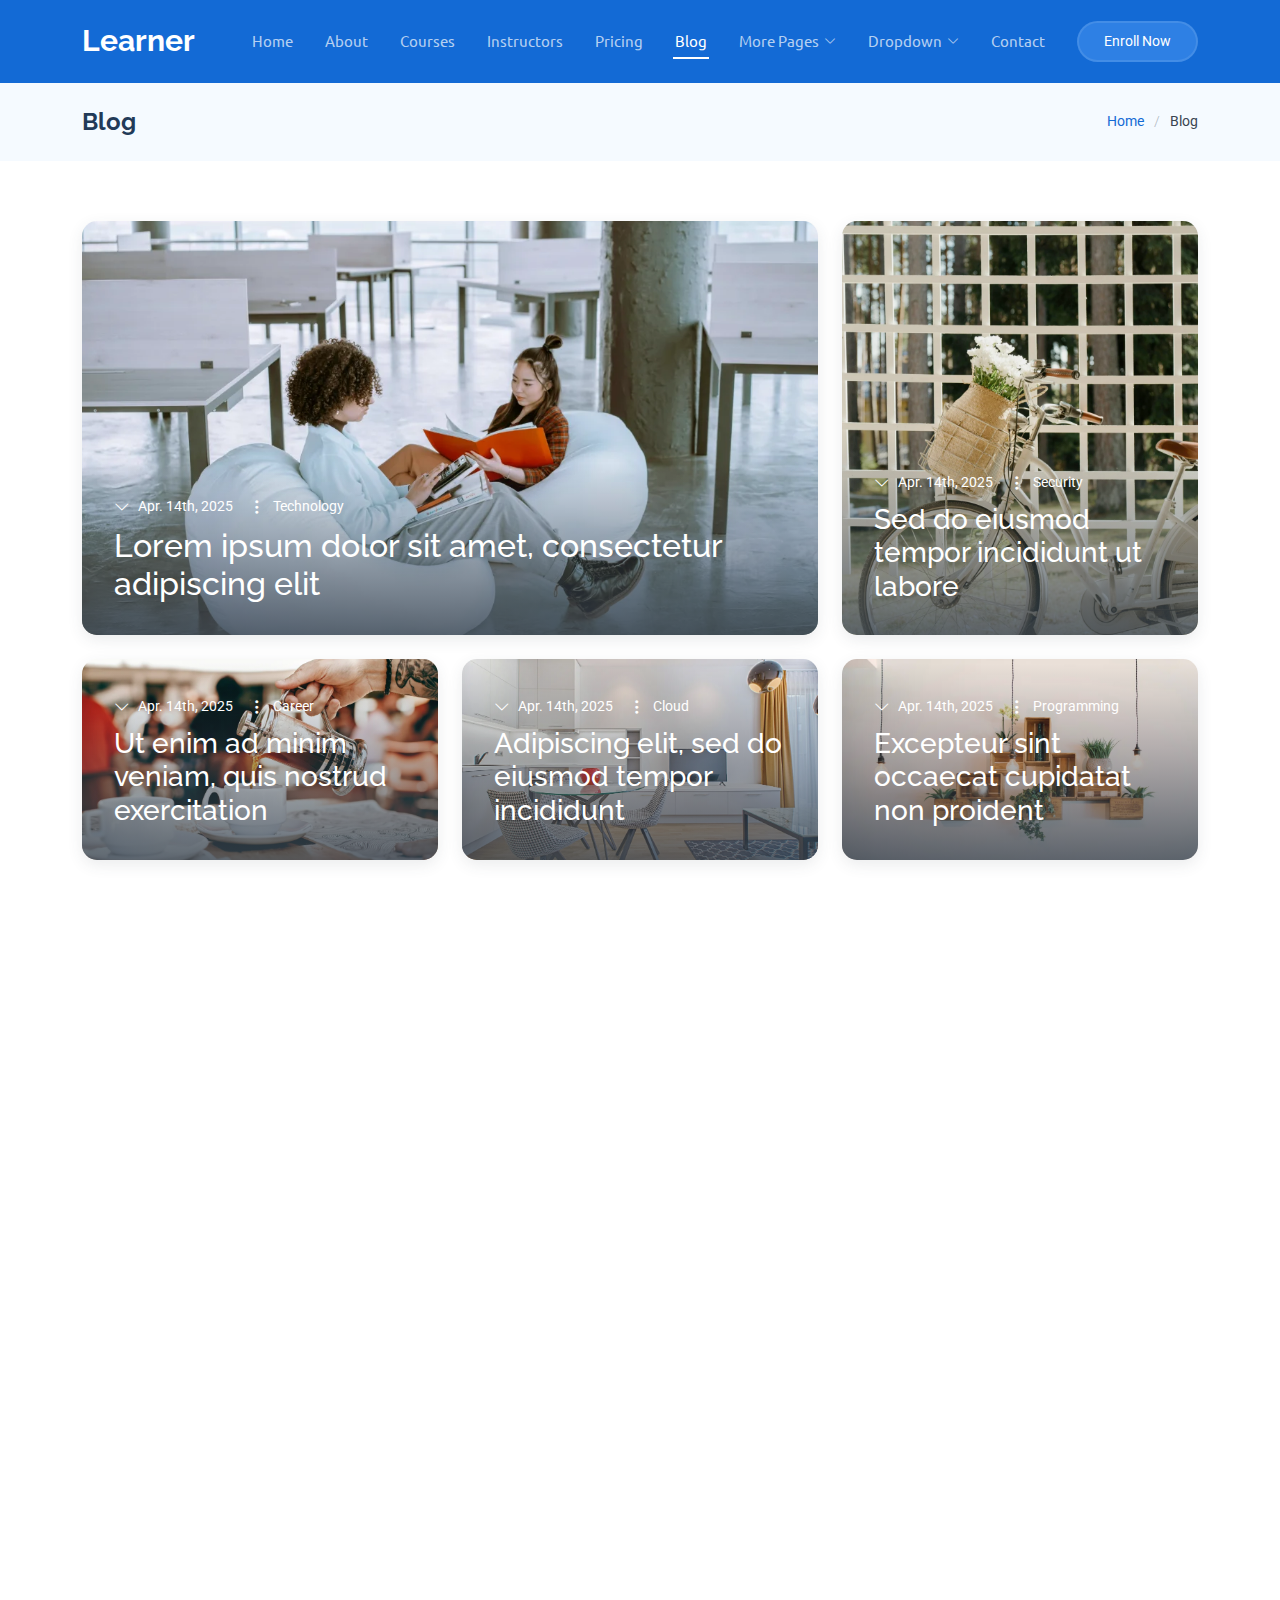
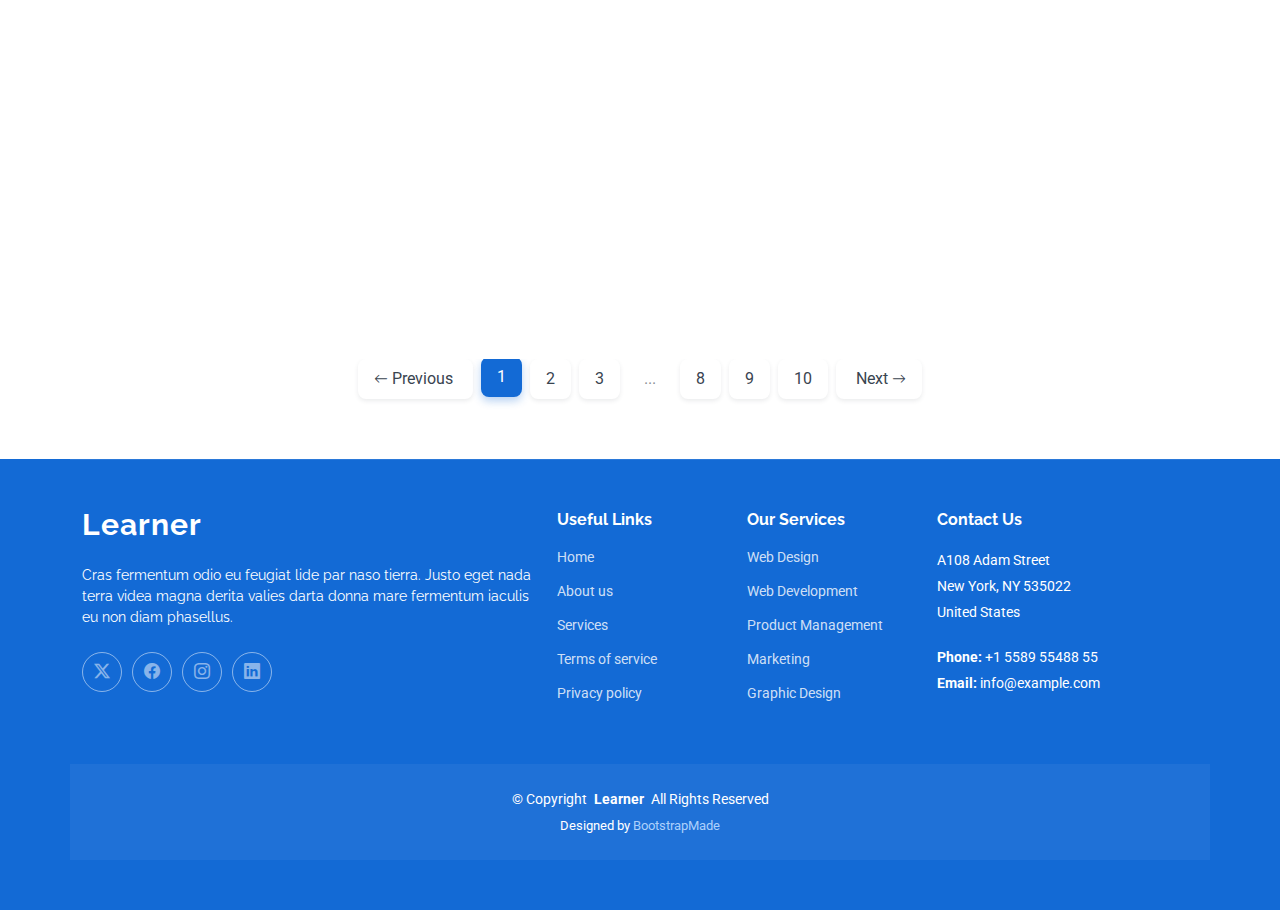
<file: blog.html>
<!DOCTYPE html>
<html lang="en">

<head>
  <meta charset="utf-8">
  <meta content="width=device-width, initial-scale=1.0" name="viewport">
  <title>Blog - Learner Bootstrap Template</title>
  <meta name="description" content="">
  <meta name="keywords" content="">

  <!-- Favicons -->
  <link href="assets/img/favicon.png" rel="icon">
  <link href="assets/img/apple-touch-icon.png" rel="apple-touch-icon">

  <!-- Fonts -->
  <link href="https://fonts.googleapis.com" rel="preconnect">
  <link href="https://fonts.gstatic.com" rel="preconnect" crossorigin>
  <link href="https://fonts.googleapis.com/css2?family=Roboto:ital,wght@0,100;0,300;0,400;0,500;0,700;0,900;1,100;1,300;1,400;1,500;1,700;1,900&family=Raleway:ital,wght@0,100;0,200;0,300;0,400;0,500;0,600;0,700;0,800;0,900;1,100;1,200;1,300;1,400;1,500;1,600;1,700;1,800;1,900&family=Ubuntu:ital,wght@0,300;0,400;0,500;0,700;1,300;1,400;1,500;1,700&display=swap" rel="stylesheet">

  <!-- Vendor CSS Files -->
  <link href="assets/vendor/bootstrap/css/bootstrap.min.css" rel="stylesheet">
  <link href="assets/vendor/bootstrap-icons/bootstrap-icons.css" rel="stylesheet">
  <link href="assets/vendor/aos/aos.css" rel="stylesheet">
  <link href="assets/vendor/swiper/swiper-bundle.min.css" rel="stylesheet">

  <!-- Main CSS File -->
  <link href="assets/css/main.css" rel="stylesheet">

  <!-- =======================================================
  * Template Name: Learner
  * Template URL: https://bootstrapmade.com/learner-bootstrap-course-template/
  * Updated: Jul 08 2025 with Bootstrap v5.3.7
  * Author: BootstrapMade.com
  * License: https://bootstrapmade.com/license/
  ======================================================== -->
</head>

<body class="blog-page">

  <header id="header" class="header d-flex align-items-center sticky-top">
    <div class="container-fluid container-xl position-relative d-flex align-items-center">

      <a href="index.html" class="logo d-flex align-items-center me-auto">
        <!-- Uncomment the line below if you also wish to use an image logo -->
        <!-- <img src="assets/img/logo.webp" alt=""> -->
        <h1 class="sitename">Learner</h1>
      </a>

      <nav id="navmenu" class="navmenu">
        <ul>
          <li><a href="index.html">Home</a></li>
          <li><a href="about.html">About</a></li>
          <li><a href="courses.html">Courses</a></li>
          <li><a href="instructors.html">Instructors</a></li>
          <li><a href="pricing.html">Pricing</a></li>
          <li><a href="blog.html" class="active">Blog</a></li>
          <li class="dropdown"><a href="#"><span>More Pages</span> <i class="bi bi-chevron-down toggle-dropdown"></i></a>
            <ul>
              <li><a href="course-details.html">Course Details</a></li>
              <li><a href="instructor-profile.html">Instructor Profile</a></li>
              <li><a href="events.html">Events</a></li>
              <li><a href="blog-details.html">Blog Details</a></li>
              <li><a href="terms.html">Terms</a></li>
              <li><a href="privacy.html">Privacy</a></li>
              <li><a href="404.html">404</a></li>
            </ul>
          </li>

          <li class="dropdown"><a href="#"><span>Dropdown</span> <i class="bi bi-chevron-down toggle-dropdown"></i></a>
            <ul>
              <li><a href="#">Dropdown 1</a></li>
              <li class="dropdown"><a href="#"><span>Deep Dropdown</span> <i class="bi bi-chevron-down toggle-dropdown"></i></a>
                <ul>
                  <li><a href="#">Deep Dropdown 1</a></li>
                  <li><a href="#">Deep Dropdown 2</a></li>
                  <li><a href="#">Deep Dropdown 3</a></li>
                  <li><a href="#">Deep Dropdown 4</a></li>
                  <li><a href="#">Deep Dropdown 5</a></li>
                </ul>
              </li>
              <li><a href="#">Dropdown 2</a></li>
              <li><a href="#">Dropdown 3</a></li>
              <li><a href="#">Dropdown 4</a></li>
            </ul>
          </li>
          <li><a href="contact.html">Contact</a></li>
        </ul>
        <i class="mobile-nav-toggle d-xl-none bi bi-list"></i>
      </nav>

      <a class="btn-getstarted" href="enroll.html">Enroll Now</a>

    </div>
  </header>

  <main class="main">

    <!-- Page Title -->
    <div class="page-title light-background">
      <div class="container d-lg-flex justify-content-between align-items-center">
        <h1 class="mb-2 mb-lg-0">Blog</h1>
        <nav class="breadcrumbs">
          <ol>
            <li><a href="index.html">Home</a></li>
            <li class="current">Blog</li>
          </ol>
        </nav>
      </div>
    </div><!-- End Page Title -->

    <!-- Blog Hero Section -->
    <section id="blog-hero" class="blog-hero section">

      <div class="container" data-aos="fade-up" data-aos-delay="100">

        <div class="blog-grid">

          <!-- Featured Post (Large) -->
          <article class="blog-item featured" data-aos="fade-up">
            <img src="assets/img/blog/blog-post-3.webp" alt="Blog Image" class="img-fluid">
            <div class="blog-content">
              <div class="post-meta">
                <span class="date">Apr. 14th, 2025</span>
                <span class="category">Technology</span>
              </div>
              <h2 class="post-title">
                <a href="blog-details.html" title="Lorem ipsum dolor sit amet, consectetur adipiscing elit">Lorem ipsum dolor sit amet, consectetur adipiscing elit</a>
              </h2>
            </div>
          </article><!-- End Featured Post -->

          <!-- Regular Posts -->
          <article class="blog-item" data-aos="fade-up" data-aos-delay="100">
            <img src="assets/img/blog/blog-post-portrait-1.webp" alt="Blog Image" class="img-fluid">
            <div class="blog-content">
              <div class="post-meta">
                <span class="date">Apr. 14th, 2025</span>
                <span class="category">Security</span>
              </div>
              <h3 class="post-title">
                <a href="blog-details.html" title="Sed do eiusmod tempor incididunt ut labore">Sed do eiusmod tempor incididunt ut labore</a>
              </h3>
            </div>
          </article><!-- End Blog Item -->

          <article class="blog-item" data-aos="fade-up" data-aos-delay="200">
            <img src="assets/img/blog/blog-post-9.webp" alt="Blog Image" class="img-fluid">
            <div class="blog-content">
              <div class="post-meta">
                <span class="date">Apr. 14th, 2025</span>
                <span class="category">Career</span>
              </div>
              <h3 class="post-title">
                <a href="blog-details.html" title="Ut enim ad minim veniam, quis nostrud exercitation">Ut enim ad minim veniam, quis nostrud exercitation</a>
              </h3>
            </div>
          </article><!-- End Blog Item -->

          <article class="blog-item" data-aos="fade-up" data-aos-delay="300">
            <img src="assets/img/blog/blog-post-7.webp" alt="Blog Image" class="img-fluid">
            <div class="blog-content">
              <div class="post-meta">
                <span class="date">Apr. 14th, 2025</span>
                <span class="category">Cloud</span>
              </div>
              <h3 class="post-title">
                <a href="blog-details.html" title="Adipiscing elit, sed do eiusmod tempor incididunt">Adipiscing elit, sed do eiusmod tempor incididunt</a>
              </h3>
            </div>
          </article><!-- End Blog Item -->

          <article class="blog-item" data-aos="fade-up" data-aos-delay="400">
            <img src="assets/img/blog/blog-post-6.webp" alt="Blog Image" class="img-fluid">
            <div class="blog-content">
              <div class="post-meta">
                <span class="date">Apr. 14th, 2025</span>
                <span class="category">Programming</span>
              </div>
              <h3 class="post-title">
                <a href="blog-details.html" title="Excepteur sint occaecat cupidatat non proident">Excepteur sint occaecat cupidatat non proident</a>
              </h3>
            </div>
          </article><!-- End Blog Item -->

        </div>

      </div>

    </section><!-- /Blog Hero Section -->

    <!-- Blog Posts Section -->
    <section id="blog-posts" class="blog-posts section">

      <div class="container" data-aos="fade-up" data-aos-delay="100">
        <div class="row gy-4">

          <div class="col-lg-4">
            <article class="position-relative h-100">

              <div class="post-img position-relative overflow-hidden">
                <img src="assets/img/blog/blog-post-1.webp" class="img-fluid" alt="">
              </div>

              <div class="meta d-flex align-items-end">
                <span class="post-date"><span>12</span>December</span>
                <div class="d-flex align-items-center">
                  <i class="bi bi-person"></i> <span class="ps-2">John Doe</span>
                </div>
                <span class="px-3 text-black-50">/</span>
                <div class="d-flex align-items-center">
                  <i class="bi bi-folder2"></i> <span class="ps-2">Politics</span>
                </div>
              </div>

              <div class="post-content d-flex flex-column">

                <h3 class="post-title">Dolorum optio tempore voluptas dignissimos</h3>
                <a href="blog-details.html" class="readmore stretched-link"><span>Read More</span><i class="bi bi-arrow-right"></i></a>

              </div>

            </article>
          </div><!-- End post list item -->

          <div class="col-lg-4">
            <article class="position-relative h-100">

              <div class="post-img position-relative overflow-hidden">
                <img src="assets/img/blog/blog-post-2.webp" class="img-fluid" alt="">
              </div>

              <div class="meta d-flex align-items-end">
                <span class="post-date"><span>19</span>March</span>
                <div class="d-flex align-items-center">
                  <i class="bi bi-person"></i> <span class="ps-2">Julia Parker</span>
                </div>
                <span class="px-3 text-black-50">/</span>
                <div class="d-flex align-items-center">
                  <i class="bi bi-folder2"></i> <span class="ps-2">Economics</span>
                </div>
              </div>

              <div class="post-content d-flex flex-column">
                <h3 class="post-title">Nisi magni odit consequatur autem nulla dolorem</h3>
                <a href="blog-details.html" class="readmore stretched-link"><span>Read More</span><i class="bi bi-arrow-right"></i></a>
              </div>

            </article>
          </div><!-- End post list item -->

          <div class="col-lg-4">
            <article class="position-relative h-100">

              <div class="post-img position-relative overflow-hidden">
                <img src="assets/img/blog/blog-post-3.webp" class="img-fluid" alt="">
              </div>
              <div class="meta d-flex align-items-end">
                <span class="post-date"><span>24</span>June</span>
                <div class="d-flex align-items-center">
                  <i class="bi bi-person"></i> <span class="ps-2">Maria Doe</span>
                </div>
                <span class="px-3 text-black-50">/</span>
                <div class="d-flex align-items-center">
                  <i class="bi bi-folder2"></i> <span class="ps-2">Sports</span>
                </div>
              </div>

              <div class="post-content d-flex flex-column">
                <h3 class="post-title">Possimus soluta ut id suscipit ea ut. In quo quia et soluta libero sit sint.</h3>
                <a href="blog-details.html" class="readmore stretched-link"><span>Read More</span><i class="bi bi-arrow-right"></i></a>
              </div>

            </article>
          </div><!-- End post list item -->

          <div class="col-lg-4">
            <article class="position-relative h-100">

              <div class="post-img position-relative overflow-hidden">
                <img src="assets/img/blog/blog-post-4.webp" class="img-fluid" alt="">
              </div>
              <div class="meta d-flex align-items-end">
                <span class="post-date"><span>05</span>August</span>
                <div class="d-flex align-items-center">
                  <i class="bi bi-person"></i> <span class="ps-2">Maria Doe</span>
                </div>
                <span class="px-3 text-black-50">/</span>
                <div class="d-flex align-items-center">
                  <i class="bi bi-folder2"></i> <span class="ps-2">Sports</span>
                </div>
              </div>

              <div class="post-content d-flex flex-column">
                <h3 class="post-title">Non rem rerum nam cum quo minus explicabo eius exercitationem.</h3>
                <a href="blog-details.html" class="readmore stretched-link"><span>Read More</span><i class="bi bi-arrow-right"></i></a>
              </div>

            </article>
          </div><!-- End post list item -->

          <div class="col-lg-4">
            <article class="position-relative h-100">

              <div class="post-img position-relative overflow-hidden">
                <img src="assets/img/blog/blog-post-5.webp" class="img-fluid" alt="">
              </div>

              <div class="meta d-flex align-items-end">
                <span class="post-date"><span>17</span>September</span>
                <div class="d-flex align-items-center">
                  <i class="bi bi-person"></i> <span class="ps-2">John Parker</span>
                </div>
                <span class="px-3 text-black-50">/</span>
                <div class="d-flex align-items-center">
                  <i class="bi bi-folder2"></i> <span class="ps-2">Politics</span>
                </div>
              </div>

              <div class="post-content d-flex flex-column">

                <h3 class="post-title">Accusamus quaerat aliquam qui debitis facilis consequatur</h3>
                <a href="blog-details.html" class="readmore stretched-link"><span>Read More</span><i class="bi bi-arrow-right"></i></a>

              </div>

            </article>
          </div><!-- End post list item -->

          <div class="col-lg-4">
            <article class="position-relative h-100">

              <div class="post-img position-relative overflow-hidden">
                <img src="assets/img/blog/blog-post-6.webp" class="img-fluid" alt="">
              </div>

              <div class="meta d-flex align-items-end">
                <span class="post-date"><span>07</span>December</span>
                <div class="d-flex align-items-center">
                  <i class="bi bi-person"></i> <span class="ps-2">Julia White</span>
                </div>
                <span class="px-3 text-black-50">/</span>
                <div class="d-flex align-items-center">
                  <i class="bi bi-folder2"></i> <span class="ps-2">Economics</span>
                </div>
              </div>

              <div class="post-content d-flex flex-column">

                <h3 class="post-title">Distinctio provident quibusdam numquam aperiam aut</h3>
                <a href="blog-details.html" class="readmore stretched-link"><span>Read More</span><i class="bi bi-arrow-right"></i></a>

              </div>

            </article>
          </div><!-- End post list item -->

        </div>
      </div>

    </section><!-- /Blog Posts Section -->

    <!-- Pagination 2 Section -->
    <section id="pagination-2" class="pagination-2 section">

      <div class="container">
        <nav class="d-flex justify-content-center" aria-label="Page navigation">
          <ul>
            <li>
              <a href="#" aria-label="Previous page">
                <i class="bi bi-arrow-left"></i>
                <span class="d-none d-sm-inline">Previous</span>
              </a>
            </li>

            <li><a href="#" class="active">1</a></li>
            <li><a href="#">2</a></li>
            <li><a href="#">3</a></li>
            <li class="ellipsis">...</li>
            <li><a href="#">8</a></li>
            <li><a href="#">9</a></li>
            <li><a href="#">10</a></li>

            <li>
              <a href="#" aria-label="Next page">
                <span class="d-none d-sm-inline">Next</span>
                <i class="bi bi-arrow-right"></i>
              </a>
            </li>
          </ul>
        </nav>
      </div>

    </section><!-- /Pagination 2 Section -->

  </main>

  <footer id="footer" class="footer accent-background">

    <div class="container footer-top">
      <div class="row gy-4">
        <div class="col-lg-5 col-md-12 footer-about">
          <a href="index.html" class="logo d-flex align-items-center">
            <span class="sitename">Learner</span>
          </a>
          <p>Cras fermentum odio eu feugiat lide par naso tierra. Justo eget nada terra videa magna derita valies darta donna mare fermentum iaculis eu non diam phasellus.</p>
          <div class="social-links d-flex mt-4">
            <a href=""><i class="bi bi-twitter-x"></i></a>
            <a href=""><i class="bi bi-facebook"></i></a>
            <a href=""><i class="bi bi-instagram"></i></a>
            <a href=""><i class="bi bi-linkedin"></i></a>
          </div>
        </div>

        <div class="col-lg-2 col-6 footer-links">
          <h4>Useful Links</h4>
          <ul>
            <li><a href="#">Home</a></li>
            <li><a href="#">About us</a></li>
            <li><a href="#">Services</a></li>
            <li><a href="#">Terms of service</a></li>
            <li><a href="#">Privacy policy</a></li>
          </ul>
        </div>

        <div class="col-lg-2 col-6 footer-links">
          <h4>Our Services</h4>
          <ul>
            <li><a href="#">Web Design</a></li>
            <li><a href="#">Web Development</a></li>
            <li><a href="#">Product Management</a></li>
            <li><a href="#">Marketing</a></li>
            <li><a href="#">Graphic Design</a></li>
          </ul>
        </div>

        <div class="col-lg-3 col-md-12 footer-contact text-center text-md-start">
          <h4>Contact Us</h4>
          <p>A108 Adam Street</p>
          <p>New York, NY 535022</p>
          <p>United States</p>
          <p class="mt-4"><strong>Phone:</strong> <span>+1 5589 55488 55</span></p>
          <p><strong>Email:</strong> <span>info@example.com</span></p>
        </div>

      </div>
    </div>

    <div class="container copyright text-center mt-4">
      <p>© <span>Copyright</span> <strong class="px-1 sitename">Learner</strong> <span>All Rights Reserved</span></p>
      <div class="credits">
        <!-- All the links in the footer should remain intact. -->
        <!-- You can delete the links only if you've purchased the pro version. -->
        <!-- Licensing information: https://bootstrapmade.com/license/ -->
        <!-- Purchase the pro version with working PHP/AJAX contact form: [buy-url] -->
        Designed by <a href="https://bootstrapmade.com/">BootstrapMade</a>
      </div>
    </div>

  </footer>

  <!-- Scroll Top -->
  <a href="#" id="scroll-top" class="scroll-top d-flex align-items-center justify-content-center"><i class="bi bi-arrow-up-short"></i></a>

  <!-- Preloader -->
  <div id="preloader"></div>

  <!-- Vendor JS Files -->
  <script src="assets/vendor/bootstrap/js/bootstrap.bundle.min.js"></script>
  <script src="assets/vendor/php-email-form/validate.js"></script>
  <script src="assets/vendor/aos/aos.js"></script>
  <script src="assets/vendor/purecounter/purecounter_vanilla.js"></script>
  <script src="assets/vendor/swiper/swiper-bundle.min.js"></script>

  <!-- Main JS File -->
  <script src="assets/js/main.js"></script>

</body>

</html>
</file>
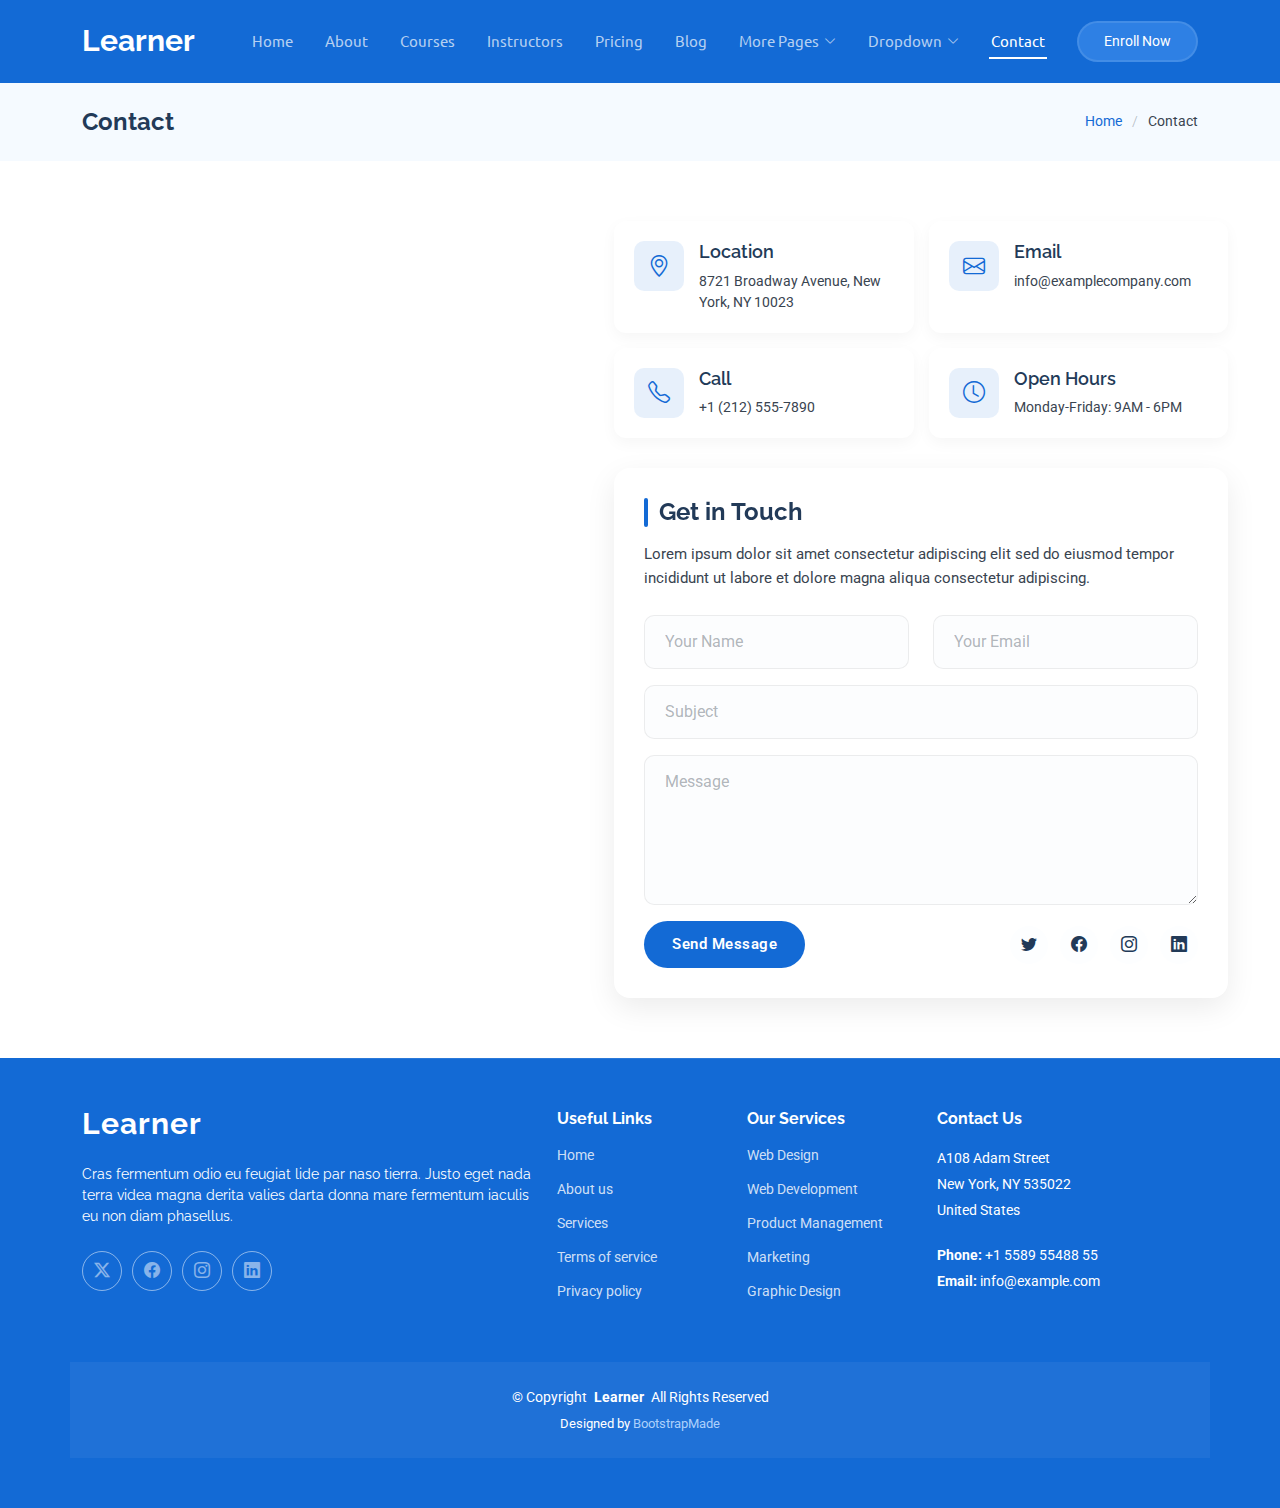
<file: contact.html>
<!DOCTYPE html>
<html lang="en">

<head>
  <meta charset="utf-8">
  <meta content="width=device-width, initial-scale=1.0" name="viewport">
  <title>Contact - Learner Bootstrap Template</title>
  <meta name="description" content="">
  <meta name="keywords" content="">

  <!-- Favicons -->
  <link href="assets/img/favicon.png" rel="icon">
  <link href="assets/img/apple-touch-icon.png" rel="apple-touch-icon">

  <!-- Fonts -->
  <link href="https://fonts.googleapis.com" rel="preconnect">
  <link href="https://fonts.gstatic.com" rel="preconnect" crossorigin>
  <link href="https://fonts.googleapis.com/css2?family=Roboto:ital,wght@0,100;0,300;0,400;0,500;0,700;0,900;1,100;1,300;1,400;1,500;1,700;1,900&family=Raleway:ital,wght@0,100;0,200;0,300;0,400;0,500;0,600;0,700;0,800;0,900;1,100;1,200;1,300;1,400;1,500;1,600;1,700;1,800;1,900&family=Ubuntu:ital,wght@0,300;0,400;0,500;0,700;1,300;1,400;1,500;1,700&display=swap" rel="stylesheet">

  <!-- Vendor CSS Files -->
  <link href="assets/vendor/bootstrap/css/bootstrap.min.css" rel="stylesheet">
  <link href="assets/vendor/bootstrap-icons/bootstrap-icons.css" rel="stylesheet">
  <link href="assets/vendor/aos/aos.css" rel="stylesheet">
  <link href="assets/vendor/swiper/swiper-bundle.min.css" rel="stylesheet">

  <!-- Main CSS File -->
  <link href="assets/css/main.css" rel="stylesheet">

  <!-- =======================================================
  * Template Name: Learner
  * Template URL: https://bootstrapmade.com/learner-bootstrap-course-template/
  * Updated: Jul 08 2025 with Bootstrap v5.3.7
  * Author: BootstrapMade.com
  * License: https://bootstrapmade.com/license/
  ======================================================== -->
</head>

<body class="contact-page">

  <header id="header" class="header d-flex align-items-center sticky-top">
    <div class="container-fluid container-xl position-relative d-flex align-items-center">

      <a href="index.html" class="logo d-flex align-items-center me-auto">
        <!-- Uncomment the line below if you also wish to use an image logo -->
        <!-- <img src="assets/img/logo.webp" alt=""> -->
        <h1 class="sitename">Learner</h1>
      </a>

      <nav id="navmenu" class="navmenu">
        <ul>
          <li><a href="index.html">Home</a></li>
          <li><a href="about.html">About</a></li>
          <li><a href="courses.html">Courses</a></li>
          <li><a href="instructors.html">Instructors</a></li>
          <li><a href="pricing.html">Pricing</a></li>
          <li><a href="blog.html">Blog</a></li>
          <li class="dropdown"><a href="#"><span>More Pages</span> <i class="bi bi-chevron-down toggle-dropdown"></i></a>
            <ul>
              <li><a href="course-details.html">Course Details</a></li>
              <li><a href="instructor-profile.html">Instructor Profile</a></li>
              <li><a href="events.html">Events</a></li>
              <li><a href="blog-details.html">Blog Details</a></li>
              <li><a href="terms.html">Terms</a></li>
              <li><a href="privacy.html">Privacy</a></li>
              <li><a href="404.html">404</a></li>
            </ul>
          </li>

          <li class="dropdown"><a href="#"><span>Dropdown</span> <i class="bi bi-chevron-down toggle-dropdown"></i></a>
            <ul>
              <li><a href="#">Dropdown 1</a></li>
              <li class="dropdown"><a href="#"><span>Deep Dropdown</span> <i class="bi bi-chevron-down toggle-dropdown"></i></a>
                <ul>
                  <li><a href="#">Deep Dropdown 1</a></li>
                  <li><a href="#">Deep Dropdown 2</a></li>
                  <li><a href="#">Deep Dropdown 3</a></li>
                  <li><a href="#">Deep Dropdown 4</a></li>
                  <li><a href="#">Deep Dropdown 5</a></li>
                </ul>
              </li>
              <li><a href="#">Dropdown 2</a></li>
              <li><a href="#">Dropdown 3</a></li>
              <li><a href="#">Dropdown 4</a></li>
            </ul>
          </li>
          <li><a href="contact.html" class="active">Contact</a></li>
        </ul>
        <i class="mobile-nav-toggle d-xl-none bi bi-list"></i>
      </nav>

      <a class="btn-getstarted" href="enroll.html">Enroll Now</a>

    </div>
  </header>

  <main class="main">

    <!-- Page Title -->
    <div class="page-title light-background">
      <div class="container d-lg-flex justify-content-between align-items-center">
        <h1 class="mb-2 mb-lg-0">Contact</h1>
        <nav class="breadcrumbs">
          <ol>
            <li><a href="index.html">Home</a></li>
            <li class="current">Contact</li>
          </ol>
        </nav>
      </div>
    </div><!-- End Page Title -->

    <!-- Contact Section -->
    <section id="contact" class="contact section">

      <div class="container" data-aos="fade-up" data-aos-delay="100">
        <div class="contact-main-wrapper">
          <div class="map-wrapper">
            <iframe src="https://www.google.com/maps/embed?pb=!1m14!1m8!1m3!1d48389.78314118045!2d-74.006138!3d40.710059!3m2!1i1024!2i768!4f13.1!3m3!1m2!1s0x89c25a22a3bda30d%3A0xb89d1fe6bc499443!2sDowntown%20Conference%20Center!5e0!3m2!1sen!2sus!4v1676961268712!5m2!1sen!2sus" width="100%" height="100%" style="border:0;" allowfullscreen="" loading="lazy" referrerpolicy="no-referrer-when-downgrade"></iframe>
          </div>

          <div class="contact-content">
            <div class="contact-cards-container" data-aos="fade-up" data-aos-delay="300">
              <div class="contact-card">
                <div class="icon-box">
                  <i class="bi bi-geo-alt"></i>
                </div>
                <div class="contact-text">
                  <h4>Location</h4>
                  <p>8721 Broadway Avenue, New York, NY 10023</p>
                </div>
              </div>

              <div class="contact-card">
                <div class="icon-box">
                  <i class="bi bi-envelope"></i>
                </div>
                <div class="contact-text">
                  <h4>Email</h4>
                  <p>info@examplecompany.com</p>
                </div>
              </div>

              <div class="contact-card">
                <div class="icon-box">
                  <i class="bi bi-telephone"></i>
                </div>
                <div class="contact-text">
                  <h4>Call</h4>
                  <p>+1 (212) 555-7890</p>
                </div>
              </div>

              <div class="contact-card">
                <div class="icon-box">
                  <i class="bi bi-clock"></i>
                </div>
                <div class="contact-text">
                  <h4>Open Hours</h4>
                  <p>Monday-Friday: 9AM - 6PM</p>
                </div>
              </div>
            </div>

            <div class="contact-form-container" data-aos="fade-up" data-aos-delay="400">
              <h3>Get in Touch</h3>
              <p>Lorem ipsum dolor sit amet consectetur adipiscing elit sed do eiusmod tempor incididunt ut labore et dolore magna aliqua consectetur adipiscing.</p>

              <form action="forms/contact.php" method="post" class="php-email-form">
                <div class="row">
                  <div class="col-md-6 form-group">
                    <input type="text" name="name" class="form-control" id="name" placeholder="Your Name" required="">
                  </div>
                  <div class="col-md-6 form-group mt-3 mt-md-0">
                    <input type="email" class="form-control" name="email" id="email" placeholder="Your Email" required="">
                  </div>
                </div>
                <div class="form-group mt-3">
                  <input type="text" class="form-control" name="subject" id="subject" placeholder="Subject" required="">
                </div>
                <div class="form-group mt-3">
                  <textarea class="form-control" name="message" rows="5" placeholder="Message" required=""></textarea>
                </div>

                <div class="my-3">
                  <div class="loading">Loading</div>
                  <div class="error-message"></div>
                  <div class="sent-message">Your message has been sent. Thank you!</div>
                </div>

                <div class="form-submit">
                  <button type="submit">Send Message</button>
                  <div class="social-links">
                    <a href="#"><i class="bi bi-twitter"></i></a>
                    <a href="#"><i class="bi bi-facebook"></i></a>
                    <a href="#"><i class="bi bi-instagram"></i></a>
                    <a href="#"><i class="bi bi-linkedin"></i></a>
                  </div>
                </div>
              </form>
            </div>
          </div>
        </div>
      </div>
    </section><!-- /Contact Section -->

  </main>

  <footer id="footer" class="footer accent-background">

    <div class="container footer-top">
      <div class="row gy-4">
        <div class="col-lg-5 col-md-12 footer-about">
          <a href="index.html" class="logo d-flex align-items-center">
            <span class="sitename">Learner</span>
          </a>
          <p>Cras fermentum odio eu feugiat lide par naso tierra. Justo eget nada terra videa magna derita valies darta donna mare fermentum iaculis eu non diam phasellus.</p>
          <div class="social-links d-flex mt-4">
            <a href=""><i class="bi bi-twitter-x"></i></a>
            <a href=""><i class="bi bi-facebook"></i></a>
            <a href=""><i class="bi bi-instagram"></i></a>
            <a href=""><i class="bi bi-linkedin"></i></a>
          </div>
        </div>

        <div class="col-lg-2 col-6 footer-links">
          <h4>Useful Links</h4>
          <ul>
            <li><a href="#">Home</a></li>
            <li><a href="#">About us</a></li>
            <li><a href="#">Services</a></li>
            <li><a href="#">Terms of service</a></li>
            <li><a href="#">Privacy policy</a></li>
          </ul>
        </div>

        <div class="col-lg-2 col-6 footer-links">
          <h4>Our Services</h4>
          <ul>
            <li><a href="#">Web Design</a></li>
            <li><a href="#">Web Development</a></li>
            <li><a href="#">Product Management</a></li>
            <li><a href="#">Marketing</a></li>
            <li><a href="#">Graphic Design</a></li>
          </ul>
        </div>

        <div class="col-lg-3 col-md-12 footer-contact text-center text-md-start">
          <h4>Contact Us</h4>
          <p>A108 Adam Street</p>
          <p>New York, NY 535022</p>
          <p>United States</p>
          <p class="mt-4"><strong>Phone:</strong> <span>+1 5589 55488 55</span></p>
          <p><strong>Email:</strong> <span>info@example.com</span></p>
        </div>

      </div>
    </div>

    <div class="container copyright text-center mt-4">
      <p>© <span>Copyright</span> <strong class="px-1 sitename">Learner</strong> <span>All Rights Reserved</span></p>
      <div class="credits">
        <!-- All the links in the footer should remain intact. -->
        <!-- You can delete the links only if you've purchased the pro version. -->
        <!-- Licensing information: https://bootstrapmade.com/license/ -->
        <!-- Purchase the pro version with working PHP/AJAX contact form: [buy-url] -->
        Designed by <a href="https://bootstrapmade.com/">BootstrapMade</a>
      </div>
    </div>

  </footer>

  <!-- Scroll Top -->
  <a href="#" id="scroll-top" class="scroll-top d-flex align-items-center justify-content-center"><i class="bi bi-arrow-up-short"></i></a>

  <!-- Preloader -->
  <div id="preloader"></div>

  <!-- Vendor JS Files -->
  <script src="assets/vendor/bootstrap/js/bootstrap.bundle.min.js"></script>
  <script src="assets/vendor/php-email-form/validate.js"></script>
  <script src="assets/vendor/aos/aos.js"></script>
  <script src="assets/vendor/purecounter/purecounter_vanilla.js"></script>
  <script src="assets/vendor/swiper/swiper-bundle.min.js"></script>

  <!-- Main JS File -->
  <script src="assets/js/main.js"></script>

</body>

</html>
</file>
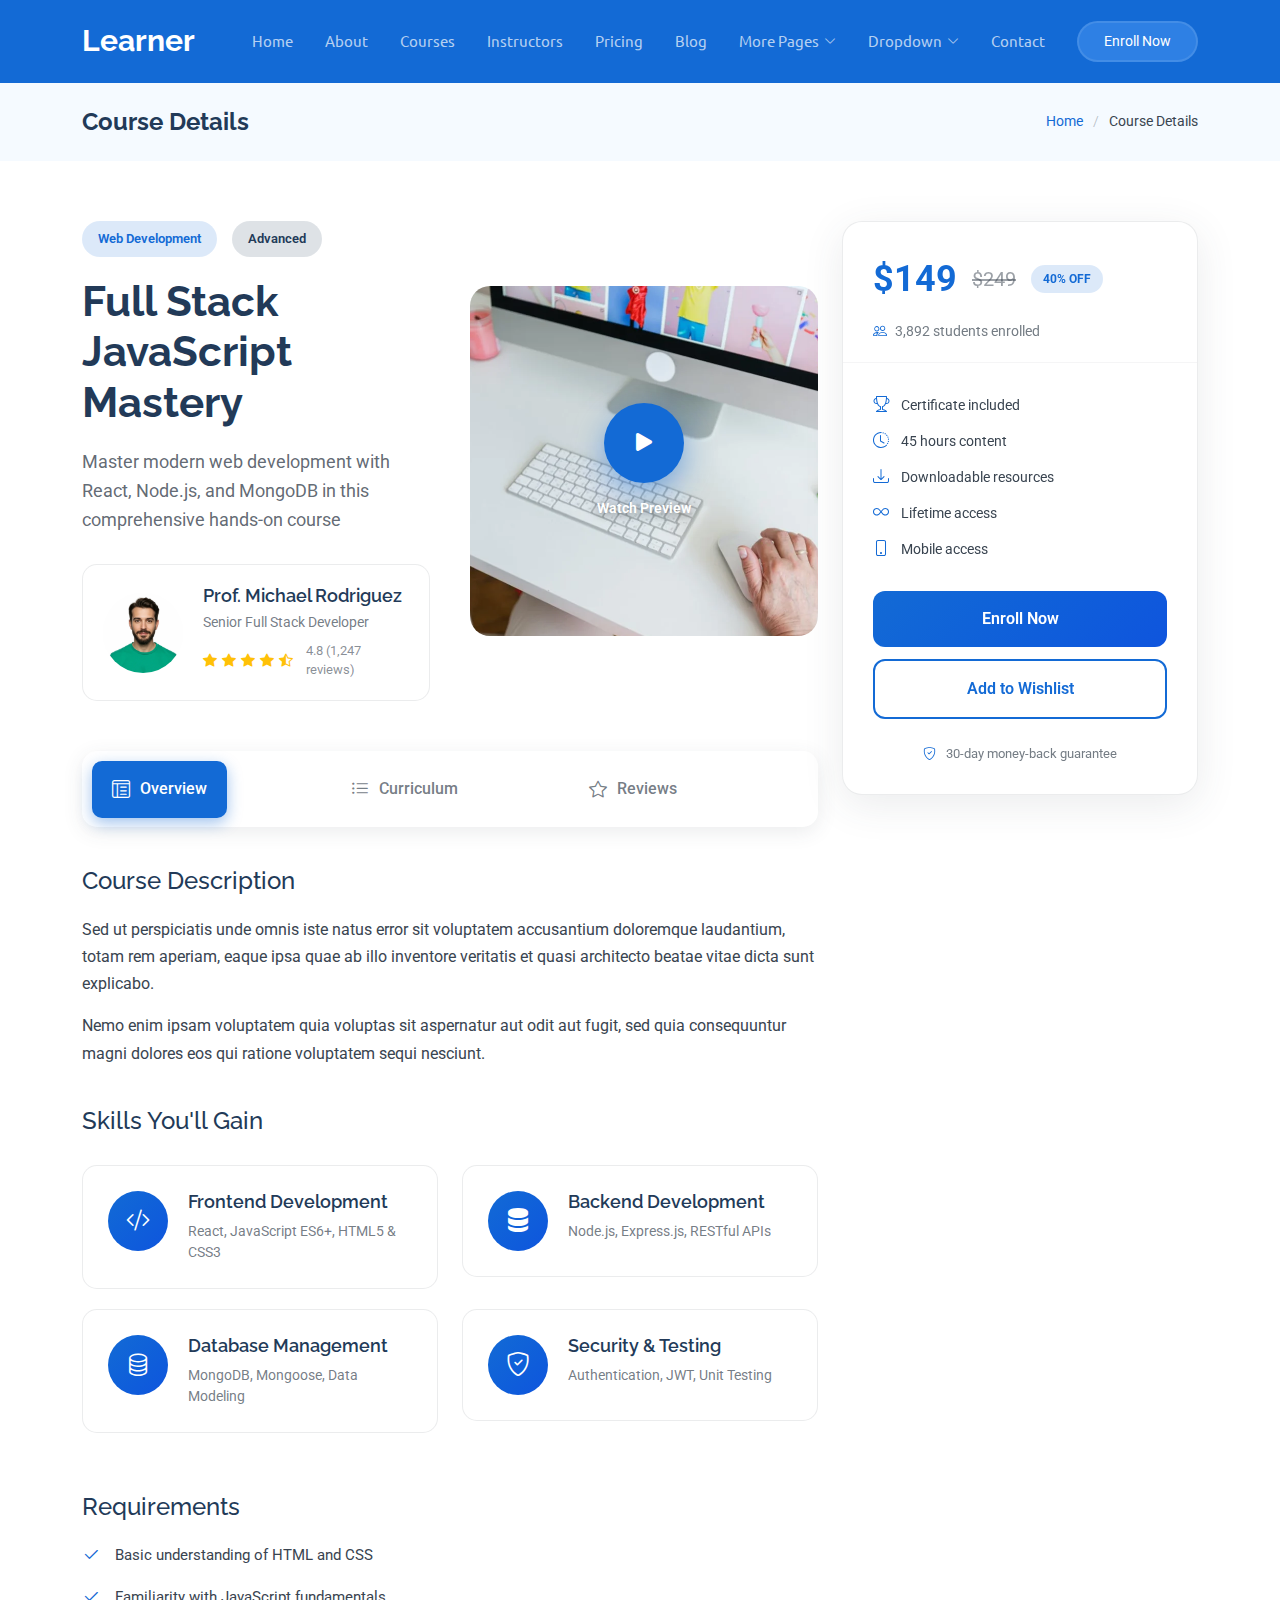
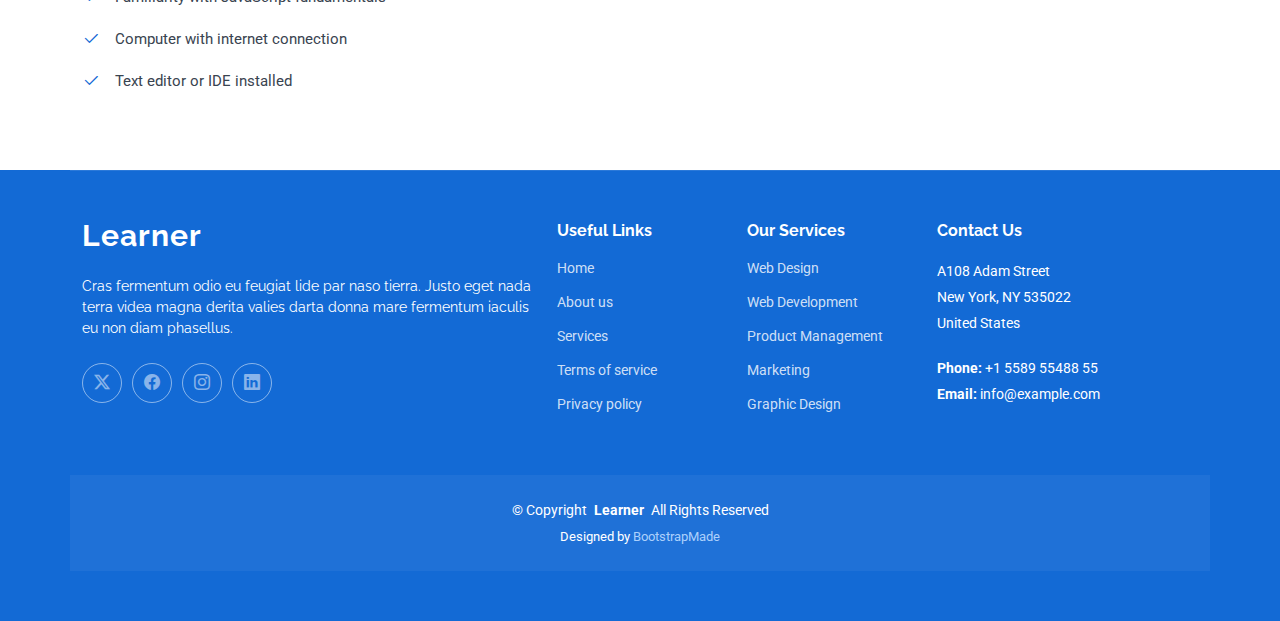
<file: course-details.html>
<!DOCTYPE html>
<html lang="en">

<head>
  <meta charset="utf-8">
  <meta content="width=device-width, initial-scale=1.0" name="viewport">
  <title>Course Details - Learner Bootstrap Template</title>
  <meta name="description" content="">
  <meta name="keywords" content="">

  <!-- Favicons -->
  <link href="assets/img/favicon.png" rel="icon">
  <link href="assets/img/apple-touch-icon.png" rel="apple-touch-icon">

  <!-- Fonts -->
  <link href="https://fonts.googleapis.com" rel="preconnect">
  <link href="https://fonts.gstatic.com" rel="preconnect" crossorigin>
  <link href="https://fonts.googleapis.com/css2?family=Roboto:ital,wght@0,100;0,300;0,400;0,500;0,700;0,900;1,100;1,300;1,400;1,500;1,700;1,900&family=Raleway:ital,wght@0,100;0,200;0,300;0,400;0,500;0,600;0,700;0,800;0,900;1,100;1,200;1,300;1,400;1,500;1,600;1,700;1,800;1,900&family=Ubuntu:ital,wght@0,300;0,400;0,500;0,700;1,300;1,400;1,500;1,700&display=swap" rel="stylesheet">

  <!-- Vendor CSS Files -->
  <link href="assets/vendor/bootstrap/css/bootstrap.min.css" rel="stylesheet">
  <link href="assets/vendor/bootstrap-icons/bootstrap-icons.css" rel="stylesheet">
  <link href="assets/vendor/aos/aos.css" rel="stylesheet">
  <link href="assets/vendor/swiper/swiper-bundle.min.css" rel="stylesheet">

  <!-- Main CSS File -->
  <link href="assets/css/main.css" rel="stylesheet">

  <!-- =======================================================
  * Template Name: Learner
  * Template URL: https://bootstrapmade.com/learner-bootstrap-course-template/
  * Updated: Jul 08 2025 with Bootstrap v5.3.7
  * Author: BootstrapMade.com
  * License: https://bootstrapmade.com/license/
  ======================================================== -->
</head>

<body class="course-details-page">

  <header id="header" class="header d-flex align-items-center sticky-top">
    <div class="container-fluid container-xl position-relative d-flex align-items-center">

      <a href="index.html" class="logo d-flex align-items-center me-auto">
        <!-- Uncomment the line below if you also wish to use an image logo -->
        <!-- <img src="assets/img/logo.webp" alt=""> -->
        <h1 class="sitename">Learner</h1>
      </a>

      <nav id="navmenu" class="navmenu">
        <ul>
          <li><a href="index.html">Home</a></li>
          <li><a href="about.html">About</a></li>
          <li><a href="courses.html">Courses</a></li>
          <li><a href="instructors.html">Instructors</a></li>
          <li><a href="pricing.html">Pricing</a></li>
          <li><a href="blog.html">Blog</a></li>
          <li class="dropdown"><a href="#"><span>More Pages</span> <i class="bi bi-chevron-down toggle-dropdown"></i></a>
            <ul>
              <li><a href="course-details.html" class="active">Course Details</a></li>
              <li><a href="instructor-profile.html">Instructor Profile</a></li>
              <li><a href="events.html">Events</a></li>
              <li><a href="blog-details.html">Blog Details</a></li>
              <li><a href="terms.html">Terms</a></li>
              <li><a href="privacy.html">Privacy</a></li>
              <li><a href="404.html">404</a></li>
            </ul>
          </li>

          <li class="dropdown"><a href="#"><span>Dropdown</span> <i class="bi bi-chevron-down toggle-dropdown"></i></a>
            <ul>
              <li><a href="#">Dropdown 1</a></li>
              <li class="dropdown"><a href="#"><span>Deep Dropdown</span> <i class="bi bi-chevron-down toggle-dropdown"></i></a>
                <ul>
                  <li><a href="#">Deep Dropdown 1</a></li>
                  <li><a href="#">Deep Dropdown 2</a></li>
                  <li><a href="#">Deep Dropdown 3</a></li>
                  <li><a href="#">Deep Dropdown 4</a></li>
                  <li><a href="#">Deep Dropdown 5</a></li>
                </ul>
              </li>
              <li><a href="#">Dropdown 2</a></li>
              <li><a href="#">Dropdown 3</a></li>
              <li><a href="#">Dropdown 4</a></li>
            </ul>
          </li>
          <li><a href="contact.html">Contact</a></li>
        </ul>
        <i class="mobile-nav-toggle d-xl-none bi bi-list"></i>
      </nav>

      <a class="btn-getstarted" href="enroll.html">Enroll Now</a>

    </div>
  </header>

  <main class="main">

    <!-- Page Title -->
    <div class="page-title light-background">
      <div class="container d-lg-flex justify-content-between align-items-center">
        <h1 class="mb-2 mb-lg-0">Course Details</h1>
        <nav class="breadcrumbs">
          <ol>
            <li><a href="index.html">Home</a></li>
            <li class="current">Course Details</li>
          </ol>
        </nav>
      </div>
    </div><!-- End Page Title -->

    <!-- Course Details Section -->
    <section id="course-details" class="course-details section">

      <div class="container" data-aos="fade-up" data-aos-delay="100">

        <div class="row">
          <div class="col-lg-8">

            <!-- Course Hero -->
            <div class="course-hero" data-aos="fade-up" data-aos-delay="200">
              <div class="hero-content">
                <div class="course-badge">
                  <span class="category">Web Development</span>
                  <span class="level">Advanced</span>
                </div>
                <h1>Full Stack JavaScript Mastery</h1>
                <p class="course-subtitle">Master modern web development with React, Node.js, and MongoDB in this comprehensive hands-on course</p>

                <div class="instructor-card">
                  <img src="assets/img/person/person-m-8.webp" alt="Instructor" class="instructor-image">
                  <div class="instructor-details">
                    <h5>Prof. Michael Rodriguez</h5>
                    <span>Senior Full Stack Developer</span>
                    <div class="instructor-rating">
                      <i class="bi bi-star-fill"></i>
                      <i class="bi bi-star-fill"></i>
                      <i class="bi bi-star-fill"></i>
                      <i class="bi bi-star-fill"></i>
                      <i class="bi bi-star-half"></i>
                      <span>4.8 (1,247 reviews)</span>
                    </div>
                  </div>
                </div>
              </div>
              <div class="hero-image">
                <img src="assets/img/education/courses-8.webp" alt="Course Preview" class="img-fluid">
                <div class="play-overlay">
                  <button class="play-btn">
                    <i class="bi bi-play-fill"></i>
                  </button>
                  <span>Watch Preview</span>
                </div>
              </div>
            </div><!-- End Course Hero -->

            <!-- Course Navigation Tabs -->
            <div class="course-nav-tabs" data-aos="fade-up" data-aos-delay="300">
              <ul class="nav nav-tabs" id="course-detailsCourseTab" role="tablist">
                <li class="nav-item">
                  <button class="nav-link active" id="course-detailsoverview-tab" data-bs-toggle="tab" data-bs-target="#course-detailsoverview" type="button" role="tab">
                    <i class="bi bi-layout-text-window-reverse"></i>
                    Overview
                  </button>
                </li>
                <li class="nav-item">
                  <button class="nav-link" id="course-detailscurriculum-tab" data-bs-toggle="tab" data-bs-target="#course-detailscurriculum" type="button" role="tab">
                    <i class="bi bi-list-ul"></i>
                    Curriculum
                  </button>
                </li>
                <li class="nav-item">
                  <button class="nav-link" id="course-detailsreviews-tab" data-bs-toggle="tab" data-bs-target="#course-detailsreviews" type="button" role="tab">
                    <i class="bi bi-star"></i>
                    Reviews
                  </button>
                </li>
              </ul>

              <div class="tab-content" id="course-detailsCourseTabContent">

                <!-- Overview Tab -->
                <div class="tab-pane fade show active" id="course-detailsoverview" role="tabpanel">

                  <div class="overview-section">
                    <h3>Course Description</h3>
                    <p>Sed ut perspiciatis unde omnis iste natus error sit voluptatem accusantium doloremque laudantium, totam rem aperiam, eaque ipsa quae ab illo inventore veritatis et quasi architecto beatae vitae dicta sunt explicabo.</p>
                    <p>Nemo enim ipsam voluptatem quia voluptas sit aspernatur aut odit aut fugit, sed quia consequuntur magni dolores eos qui ratione voluptatem sequi nesciunt.</p>
                  </div>

                  <div class="skills-grid">
                    <h3>Skills You'll Gain</h3>
                    <div class="row">
                      <div class="col-md-6">
                        <div class="skill-item">
                          <div class="skill-icon">
                            <i class="bi bi-code-slash"></i>
                          </div>
                          <div class="skill-content">
                            <h5>Frontend Development</h5>
                            <p>React, JavaScript ES6+, HTML5 &amp; CSS3</p>
                          </div>
                        </div>
                      </div>
                      <div class="col-md-6">
                        <div class="skill-item">
                          <div class="skill-icon">
                            <i class="bi bi-server"></i>
                          </div>
                          <div class="skill-content">
                            <h5>Backend Development</h5>
                            <p>Node.js, Express.js, RESTful APIs</p>
                          </div>
                        </div>
                      </div>
                      <div class="col-md-6">
                        <div class="skill-item">
                          <div class="skill-icon">
                            <i class="bi bi-database"></i>
                          </div>
                          <div class="skill-content">
                            <h5>Database Management</h5>
                            <p>MongoDB, Mongoose, Data Modeling</p>
                          </div>
                        </div>
                      </div>
                      <div class="col-md-6">
                        <div class="skill-item">
                          <div class="skill-icon">
                            <i class="bi bi-shield-check"></i>
                          </div>
                          <div class="skill-content">
                            <h5>Security &amp; Testing</h5>
                            <p>Authentication, JWT, Unit Testing</p>
                          </div>
                        </div>
                      </div>
                    </div>
                  </div>

                  <div class="requirements-section">
                    <h3>Requirements</h3>
                    <ul class="requirements-list">
                      <li><i class="bi bi-check2"></i>Basic understanding of HTML and CSS</li>
                      <li><i class="bi bi-check2"></i>Familiarity with JavaScript fundamentals</li>
                      <li><i class="bi bi-check2"></i>Computer with internet connection</li>
                      <li><i class="bi bi-check2"></i>Text editor or IDE installed</li>
                    </ul>
                  </div>

                </div><!-- End Overview Tab -->

                <!-- Curriculum Tab -->
                <div class="tab-pane fade" id="course-detailscurriculum" role="tabpanel">

                  <div class="curriculum-overview">
                    <div class="curriculum-stats">
                      <div class="stat">
                        <i class="bi bi-collection-play"></i>
                        <span>12 Sections</span>
                      </div>
                      <div class="stat">
                        <i class="bi bi-play-circle"></i>
                        <span>89 Lectures</span>
                      </div>
                      <div class="stat">
                        <i class="bi bi-clock"></i>
                        <span>45h 32m</span>
                      </div>
                    </div>
                  </div>

                  <div class="accordion" id="curriculumAccordion">

                    <div class="accordion-item curriculum-module">
                      <h2 class="accordion-header">
                        <button class="accordion-button" type="button" data-bs-toggle="collapse" data-bs-target="#module1">
                          <div class="module-info">
                            <span class="module-title">JavaScript Fundamentals &amp; ES6+</span>
                            <span class="module-meta">8 lessons • 4h 15m</span>
                          </div>
                        </button>
                      </h2>
                      <div id="module1" class="accordion-collapse collapse show" data-bs-parent="#curriculumAccordion">
                        <div class="accordion-body">
                          <div class="lessons-list">
                            <div class="lesson">
                              <i class="bi bi-play-circle"></i>
                              <span class="lesson-title">Variables, Functions and Scope</span>
                              <span class="lesson-time">28 min</span>
                            </div>
                            <div class="lesson">
                              <i class="bi bi-play-circle"></i>
                              <span class="lesson-title">Arrow Functions and Destructuring</span>
                              <span class="lesson-time">35 min</span>
                            </div>
                            <div class="lesson">
                              <i class="bi bi-file-earmark-text"></i>
                              <span class="lesson-title">Promises and Async/Await</span>
                              <span class="lesson-time">42 min</span>
                            </div>
                          </div>
                        </div>
                      </div>
                    </div>

                    <div class="accordion-item curriculum-module">
                      <h2 class="accordion-header">
                        <button class="accordion-button collapsed" type="button" data-bs-toggle="collapse" data-bs-target="#module2">
                          <div class="module-info">
                            <span class="module-title">React Development Deep Dive</span>
                            <span class="module-meta">12 lessons • 7h 45m</span>
                          </div>
                        </button>
                      </h2>
                      <div id="module2" class="accordion-collapse collapse" data-bs-parent="#curriculumAccordion">
                        <div class="accordion-body">
                          <div class="lessons-list">
                            <div class="lesson">
                              <i class="bi bi-play-circle"></i>
                              <span class="lesson-title">Components and JSX Syntax</span>
                              <span class="lesson-time">32 min</span>
                            </div>
                            <div class="lesson">
                              <i class="bi bi-play-circle"></i>
                              <span class="lesson-title">State Management with Hooks</span>
                              <span class="lesson-time">48 min</span>
                            </div>
                          </div>
                        </div>
                      </div>
                    </div>

                    <div class="accordion-item curriculum-module">
                      <h2 class="accordion-header">
                        <button class="accordion-button collapsed" type="button" data-bs-toggle="collapse" data-bs-target="#module3">
                          <div class="module-info">
                            <span class="module-title">Node.js &amp; Server Development</span>
                            <span class="module-meta">15 lessons • 8h 20m</span>
                          </div>
                        </button>
                      </h2>
                      <div id="module3" class="accordion-collapse collapse" data-bs-parent="#curriculumAccordion">
                        <div class="accordion-body">
                          <div class="lessons-list">
                            <div class="lesson">
                              <i class="bi bi-play-circle"></i>
                              <span class="lesson-title">Express.js Server Setup</span>
                              <span class="lesson-time">25 min</span>
                            </div>
                            <div class="lesson">
                              <i class="bi bi-file-earmark-text"></i>
                              <span class="lesson-title">Building RESTful APIs</span>
                              <span class="lesson-time">55 min</span>
                            </div>
                          </div>
                        </div>
                      </div>
                    </div>

                  </div>

                </div><!-- End Curriculum Tab -->

                <!-- Reviews Tab -->
                <div class="tab-pane fade" id="course-detailsreviews" role="tabpanel">

                  <div class="reviews-summary">
                    <div class="rating-overview">
                      <div class="overall-rating">
                        <div class="rating-number">4.8</div>
                        <div class="rating-stars">
                          <i class="bi bi-star-fill"></i>
                          <i class="bi bi-star-fill"></i>
                          <i class="bi bi-star-fill"></i>
                          <i class="bi bi-star-fill"></i>
                          <i class="bi bi-star-half"></i>
                        </div>
                        <div class="rating-text">1,247 reviews</div>
                      </div>
                    </div>
                  </div>

                  <div class="reviews-list">
                    <div class="review-item">
                      <div class="reviewer-info">
                        <img src="assets/img/person/person-f-12.webp" alt="Reviewer" class="reviewer-avatar">
                        <div class="reviewer-details">
                          <h6>Jessica Chen</h6>
                          <div class="review-rating">
                            <i class="bi bi-star-fill"></i>
                            <i class="bi bi-star-fill"></i>
                            <i class="bi bi-star-fill"></i>
                            <i class="bi bi-star-fill"></i>
                            <i class="bi bi-star-fill"></i>
                          </div>
                        </div>
                        <span class="review-date">2 weeks ago</span>
                      </div>
                      <p class="review-text">Excepteur sint occaecat cupidatat non proident, sunt in culpa qui officia deserunt mollit anim id est laborum. The instructor explains complex concepts very clearly.</p>
                    </div>

                    <div class="review-item">
                      <div class="reviewer-info">
                        <img src="assets/img/person/person-m-5.webp" alt="Reviewer" class="reviewer-avatar">
                        <div class="reviewer-details">
                          <h6>David Thompson</h6>
                          <div class="review-rating">
                            <i class="bi bi-star-fill"></i>
                            <i class="bi bi-star-fill"></i>
                            <i class="bi bi-star-fill"></i>
                            <i class="bi bi-star-fill"></i>
                            <i class="bi bi-star"></i>
                          </div>
                        </div>
                        <span class="review-date">1 month ago</span>
                      </div>
                      <p class="review-text">Lorem ipsum dolor sit amet, consectetur adipiscing elit. Great practical examples and real-world projects that helped me understand the concepts better.</p>
                    </div>

                  </div>

                </div><!-- End Reviews Tab -->

              </div>
            </div><!-- End Course Navigation Tabs -->

          </div>

          <div class="col-lg-4">

            <!-- Enrollment Card -->
            <div class="enrollment-card" data-aos="fade-up" data-aos-delay="200">

              <div class="card-header">
                <div class="price-display">
                  <span class="current-price">$149</span>
                  <span class="original-price">$249</span>
                  <span class="discount">40% OFF</span>
                </div>
                <div class="enrollment-count">
                  <i class="bi bi-people"></i>
                  <span>3,892 students enrolled</span>
                </div>
              </div>

              <div class="card-body">
                <div class="course-highlights">
                  <div class="highlight-item">
                    <i class="bi bi-trophy"></i>
                    <span>Certificate included</span>
                  </div>
                  <div class="highlight-item">
                    <i class="bi bi-clock-history"></i>
                    <span>45 hours content</span>
                  </div>
                  <div class="highlight-item">
                    <i class="bi bi-download"></i>
                    <span>Downloadable resources</span>
                  </div>
                  <div class="highlight-item">
                    <i class="bi bi-infinity"></i>
                    <span>Lifetime access</span>
                  </div>
                  <div class="highlight-item">
                    <i class="bi bi-phone"></i>
                    <span>Mobile access</span>
                  </div>
                </div>

                <div class="action-buttons">
                  <button class="btn-primary">Enroll Now</button>
                  <button class="btn-secondary">Add to Wishlist</button>
                </div>

                <div class="guarantee">
                  <i class="bi bi-shield-check"></i>
                  <span>30-day money-back guarantee</span>
                </div>
              </div>

            </div><!-- End Enrollment Card -->

            <!-- Course Details -->
            <div class="course-details-card" data-aos="fade-up" data-aos-delay="300">
              <h4>Course Details</h4>

              <div class="detail-grid">
                <div class="detail-row">
                  <span class="detail-label">Duration</span>
                  <span class="detail-value">16 weeks</span>
                </div>
                <div class="detail-row">
                  <span class="detail-label">Skill Level</span>
                  <span class="detail-value">Intermediate</span>
                </div>
                <div class="detail-row">
                  <span class="detail-label">Language</span>
                  <span class="detail-value">English</span>
                </div>
                <div class="detail-row">
                  <span class="detail-label">Quizzes</span>
                  <span class="detail-value">24</span>
                </div>
                <div class="detail-row">
                  <span class="detail-label">Assignments</span>
                  <span class="detail-value">8 projects</span>
                </div>
                <div class="detail-row">
                  <span class="detail-label">Updated</span>
                  <span class="detail-value">December 2024</span>
                </div>
              </div>
            </div><!-- End Course Details -->

            <!-- Share Course -->
            <div class="share-course-card" data-aos="fade-up" data-aos-delay="400">
              <h4>Share This Course</h4>
              <div class="social-links">
                <a href="#" class="social-link facebook">
                  <i class="bi bi-facebook"></i>
                </a>
                <a href="#" class="social-link twitter">
                  <i class="bi bi-twitter"></i>
                </a>
                <a href="#" class="social-link linkedin">
                  <i class="bi bi-linkedin"></i>
                </a>
                <a href="#" class="social-link email">
                  <i class="bi bi-envelope"></i>
                </a>
              </div>
            </div><!-- End Share Course -->

          </div>

        </div>

      </div>

    </section><!-- /Course Details Section -->

  </main>

  <footer id="footer" class="footer accent-background">

    <div class="container footer-top">
      <div class="row gy-4">
        <div class="col-lg-5 col-md-12 footer-about">
          <a href="index.html" class="logo d-flex align-items-center">
            <span class="sitename">Learner</span>
          </a>
          <p>Cras fermentum odio eu feugiat lide par naso tierra. Justo eget nada terra videa magna derita valies darta donna mare fermentum iaculis eu non diam phasellus.</p>
          <div class="social-links d-flex mt-4">
            <a href=""><i class="bi bi-twitter-x"></i></a>
            <a href=""><i class="bi bi-facebook"></i></a>
            <a href=""><i class="bi bi-instagram"></i></a>
            <a href=""><i class="bi bi-linkedin"></i></a>
          </div>
        </div>

        <div class="col-lg-2 col-6 footer-links">
          <h4>Useful Links</h4>
          <ul>
            <li><a href="#">Home</a></li>
            <li><a href="#">About us</a></li>
            <li><a href="#">Services</a></li>
            <li><a href="#">Terms of service</a></li>
            <li><a href="#">Privacy policy</a></li>
          </ul>
        </div>

        <div class="col-lg-2 col-6 footer-links">
          <h4>Our Services</h4>
          <ul>
            <li><a href="#">Web Design</a></li>
            <li><a href="#">Web Development</a></li>
            <li><a href="#">Product Management</a></li>
            <li><a href="#">Marketing</a></li>
            <li><a href="#">Graphic Design</a></li>
          </ul>
        </div>

        <div class="col-lg-3 col-md-12 footer-contact text-center text-md-start">
          <h4>Contact Us</h4>
          <p>A108 Adam Street</p>
          <p>New York, NY 535022</p>
          <p>United States</p>
          <p class="mt-4"><strong>Phone:</strong> <span>+1 5589 55488 55</span></p>
          <p><strong>Email:</strong> <span>info@example.com</span></p>
        </div>

      </div>
    </div>

    <div class="container copyright text-center mt-4">
      <p>© <span>Copyright</span> <strong class="px-1 sitename">Learner</strong> <span>All Rights Reserved</span></p>
      <div class="credits">
        <!-- All the links in the footer should remain intact. -->
        <!-- You can delete the links only if you've purchased the pro version. -->
        <!-- Licensing information: https://bootstrapmade.com/license/ -->
        <!-- Purchase the pro version with working PHP/AJAX contact form: [buy-url] -->
        Designed by <a href="https://bootstrapmade.com/">BootstrapMade</a>
      </div>
    </div>

  </footer>

  <!-- Scroll Top -->
  <a href="#" id="scroll-top" class="scroll-top d-flex align-items-center justify-content-center"><i class="bi bi-arrow-up-short"></i></a>

  <!-- Preloader -->
  <div id="preloader"></div>

  <!-- Vendor JS Files -->
  <script src="assets/vendor/bootstrap/js/bootstrap.bundle.min.js"></script>
  <script src="assets/vendor/php-email-form/validate.js"></script>
  <script src="assets/vendor/aos/aos.js"></script>
  <script src="assets/vendor/purecounter/purecounter_vanilla.js"></script>
  <script src="assets/vendor/swiper/swiper-bundle.min.js"></script>

  <!-- Main JS File -->
  <script src="assets/js/main.js"></script>

</body>

</html>
</file>
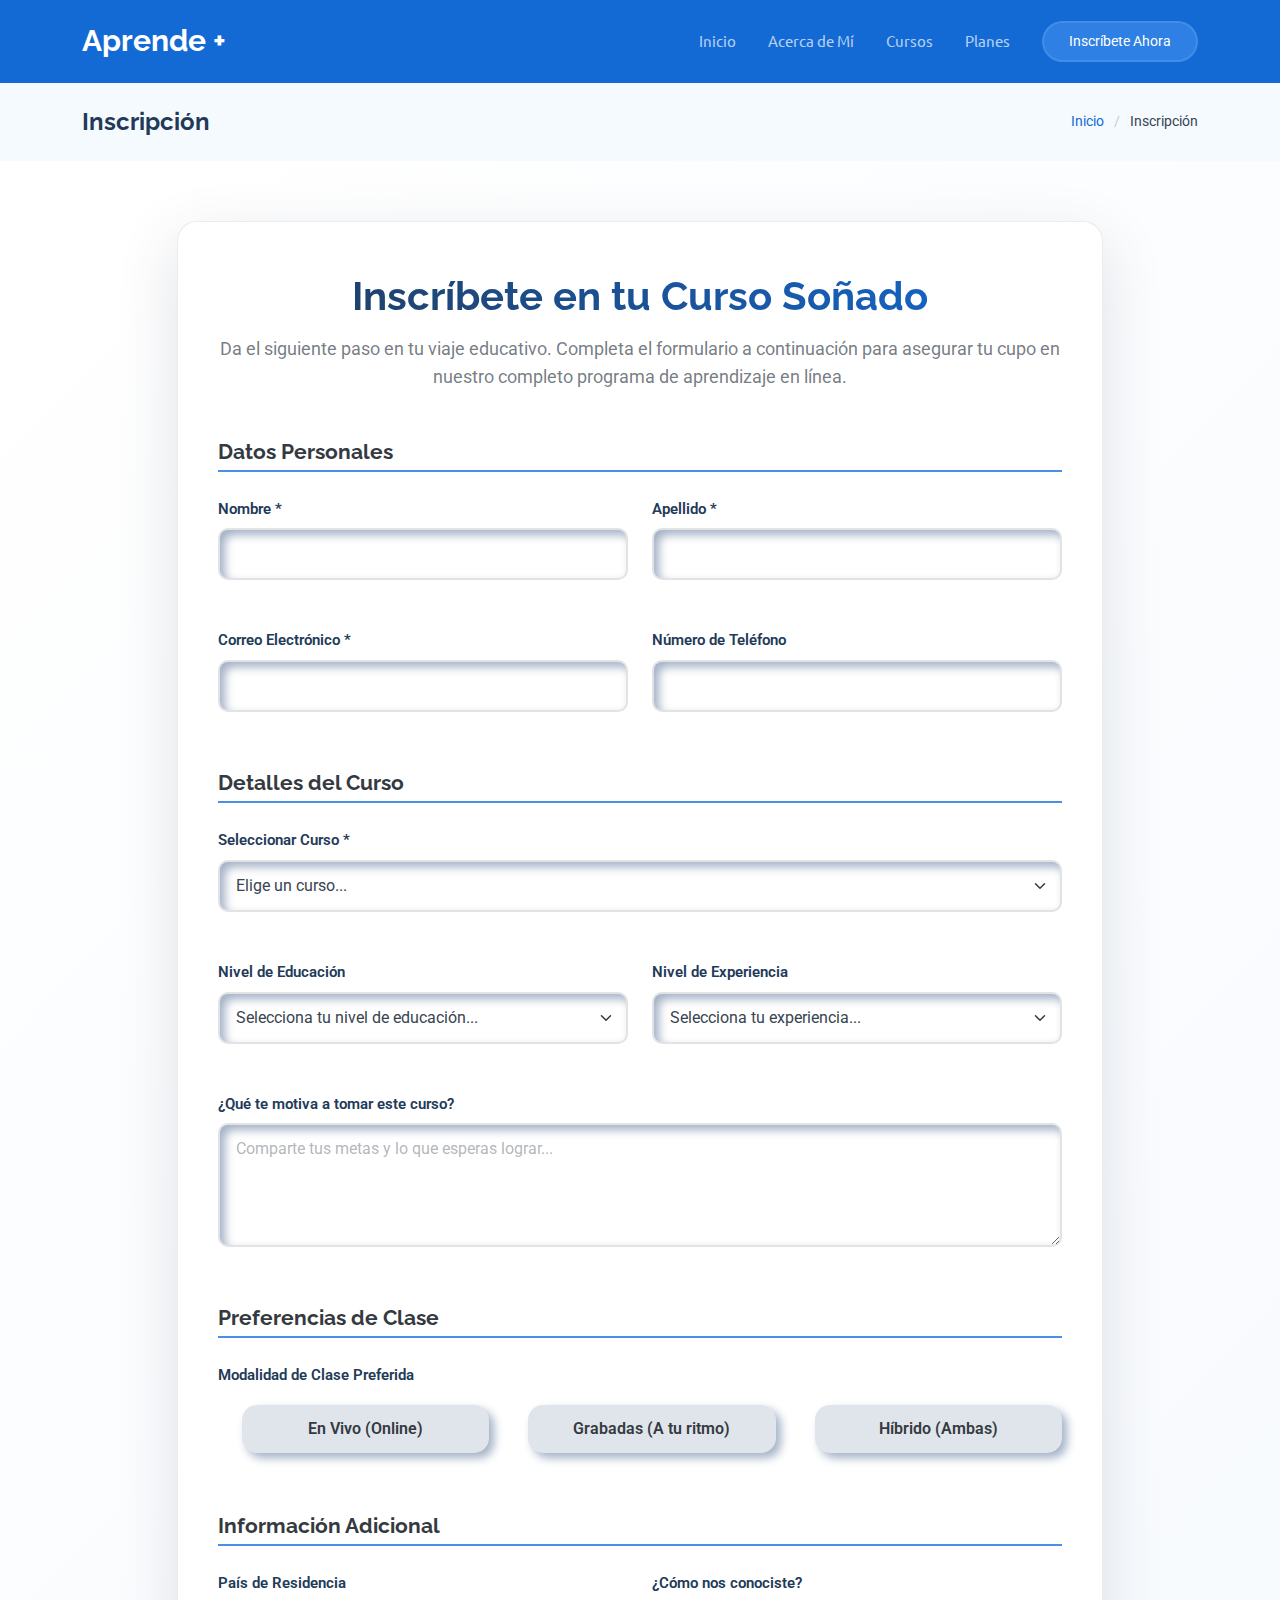
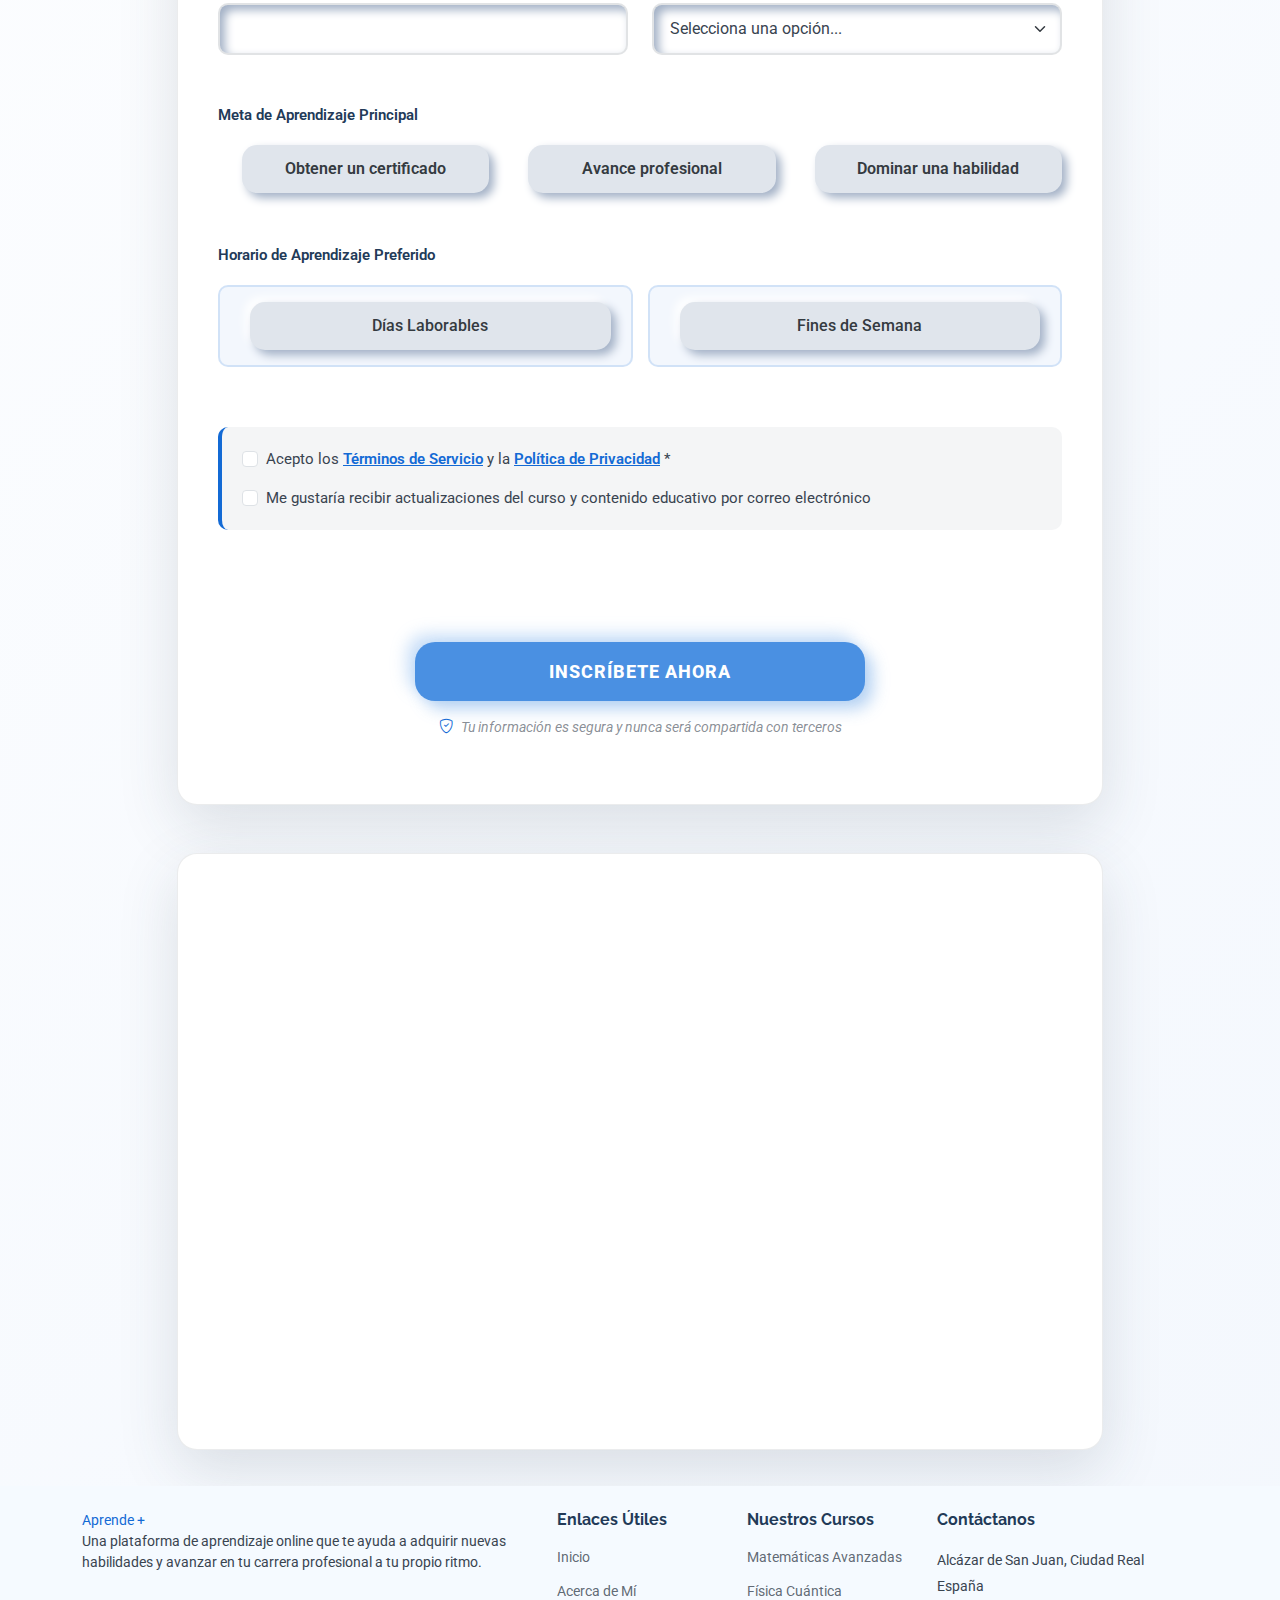
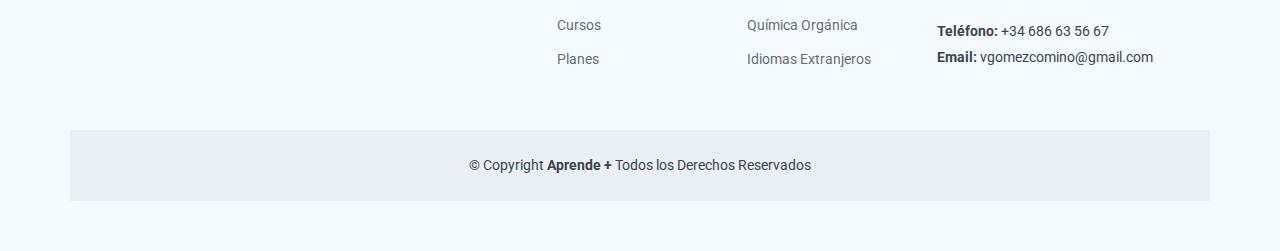
<file: enroll.html>
<!DOCTYPE html>
<html lang="es">
<head>
    <meta charset="utf-8">
    <meta content="width=device-width, initial-scale=1.0" name="viewport">
    <title>Inscripción - Academia +</title>
    <meta name="description" content="Formulario de inscripción al curso.">
    <meta name="keywords" content="inscripción, curso, formulario, educación">

    <link href="img/favico.jpg" rel="icon">
    <link href="assets/img/apple-touch-icon.png" rel="apple-touch-icon">

    <link href="https://fonts.googleapis.com" rel="preconnect">
    <link href="https://fonts.gstatic.com" rel="preconnect" crossorigin>
    <link href="https://fonts.googleapis.com/css2?family=Roboto:ital,wght@0,100;0,300;0,400;0,500;0,700;0,900;1,100;1,300;1,400;1,500;1,700;1,900&family=Raleway:ital,wght@0,100;0,200;0,300;0,400;0,500;0,600;0,700;0,800;0,900;1,100;1,200;1,300;1,400;1,500;1,600;1,700;1,800;1,900&family=Ubuntu:ital,wght@0,300;0,400;0,500;0,700;1,300;1,400;1,500;1,700&display=swap" rel="stylesheet">
    
    <link href="assets/vendor/bootstrap/css/bootstrap.min.css" rel="stylesheet">
    <link href="assets/vendor/bootstrap-icons/bootstrap-icons.css" rel="stylesheet">
    <link href="assets/vendor/aos/aos.css" rel="stylesheet">
    <link href="assets/vendor/swiper/swiper-bundle.min.css" rel="stylesheet">
    
    <link href="assets/css/main.css" rel="stylesheet">

    <link rel="stylesheet" href="css/enroll.css"> 
</head>
    <body class="enroll-page">
        <header id="header" class="header d-flex align-items-center sticky-top">
            <div class="container-fluid container-xl position-relative d-flex align-items-center">
            <a href="index.html" class="logo d-flex align-items-center me-auto">
                <h1 class="sitename">Aprende +</h1>
            <nav id="navmenu" class="navmenu">
                <ul>
                    <li><a href="index.html">Inicio</a></li>
                    <li><a href="about.html">Acerca de Mí</a></li>
                    <li><a href="courses.html">Cursos</a></li>
                    <li><a href="planes.html">Planes</a></li>
                </ul>
                <i class="mobile-nav-toggle d-xl-none bi bi-list"></i>
            </nav>
            <a class="btn-getstarted" href="enroll.html">Inscríbete Ahora</a>
            </div>
        </header>
        
        <main class="main">
            <div class="page-title light-background">
            <div class="container d-lg-flex justify-content-between align-items-center">
                <h1 class="mb-2 mb-lg-0">Inscripción</h1>
                <nav class="breadcrumbs">
                <ol>
                    <li><a href="index.html">Inicio</a></li>
                    <li class="current">Inscripción</li>
                </ol>
                </nav>
            </div>
            </div>
            
            <section id="enroll" class="enroll section">
                <div class="container" data-aos="fade-up" data-aos-delay="100">
                    <div class="row justify-content-center"> 
                        
                    <div class="col-lg-10 mx-auto"> 

                        <div class="col-lg-12"> 
                            <div class="enrollment-form-wrapper">
                            <div class="enrollment-header text-center mb-5" data-aos="fade-up" data-aos-delay="200">
                                <h2>Inscríbete en tu Curso Soñado</h2>
                                <p>Da el siguiente paso en tu viaje educativo. Completa el formulario a continuación para asegurar tu cupo en nuestro completo programa de aprendizaje en línea.</p>
                            </div>
                            
                            <form class="enrollment-form" data-aos="fade-up" data-aos-delay="300" id="form-inscripcion-adaptado">
                                
                                <h4>Datos Personales</h4>

                                <div class="row mb-4">
                                <div class="col-md-6">
                                    <div class="form-group">
                                    <label for="firstName" class="form-label">Nombre *</label>
                                    <input type="text" id="firstName" name="nombre" class="form-control" required="" autocomplete="given-name">
                                    </div>
                                </div>
                                <div class="col-md-6">
                                    <div class="form-group">
                                    <label for="lastName" class="form-label">Apellido *</label>
                                    <input type="text" id="lastName" name="apellido" class="form-control" required="" autocomplete="family-name">
                                    </div>
                                </div>
                                </div>

                                <div class="row mb-4">
                                <div class="col-md-6">
                                    <div class="form-group">
                                    <label for="email" class="form-label">Correo Electrónico *</label>
                                    <input type="email" id="email" name="correo" class="form-control" required="" autocomplete="email">
                                    </div>
                                </div>
                                <div class="col-md-6">
                                    <div class="form-group">
                                    <label for="phone" class="form-label">Número de Teléfono</label>
                                    <input type="tel" id="phone" name="telefono" class="form-control" autocomplete="tel">
                                    </div>
                                </div>
                                </div>

                                <h4>Detalles del Curso</h4>

                                <div class="row mb-4">
                                <div class="col-12">
                                    <div class="form-group">
                                    <label for="course" class="form-label">Seleccionar Curso *</label>
                                    <select id="course" name="curso" class="form-select" required="">
                                        <option value="">Elige un curso...</option>
                                        <option value="curso-ejemplo-1">Matemáticas</option>
                                        <option value="curso-ejemplo-2">Ingles, B1</option>
                                        <option value="curso-ejemplo-3">Física y Química</option>
                                    </select>
                                    </div>
                                </div>
                                </div>

                                <div class="row mb-4">
                                <div class="col-md-6">
                                    <div class="form-group">
                                    <label for="education" class="form-label">Nivel de Educación</label>
                                    <select id="education" name="nivel_educacion" class="form-select">
                                        <option value="">Selecciona tu nivel de educación...</option>
                                        <option value="bachillerato">Bachillerato/Preparatoria</option>
                                        <option value="tecnico">Técnico</option>
                                        <option value="licenciatura">Licenciatura/Grado</option>
                                        <option value="posgrado">Posgrado</option>
                                    </select>
                                    </div>
                                </div>
                                <div class="col-md-6">
                                    <div class="form-group">
                                    <label for="experience" class="form-label">Nivel de Experiencia</label>
                                    <select id="experience" name="nivel_experiencia" class="form-select">
                                        <option value="">Selecciona tu experiencia...</option>
                                        <option value="principiante">Principiante / Básico</option>
                                        <option value="intermedio">Intermedio</option>
                                        <option value="avanzado">Avanzado</option>
                                        <option value="experto">Experto / Profesional</option>
                                    </select>
                                    </div>
                                </div>
                                </div>
                                
                                <div class="row mb-4">
                                <div class="col-12">
                                    <div class="form-group">
                                    <label for="motivation" class="form-label">¿Qué te motiva a tomar este curso?</label>
                                    <textarea id="motivation" name="motivacion" class="form-control" rows="4" placeholder="Comparte tus metas y lo que esperas lograr..."></textarea>
                                    </div>
                                </div>
                                </div>
                                
                                <h4>Preferencias de Clase</h4>

                                <div class="row mb-4">
                                    <div class="col-12">
                                        <div class="form-group">
                                            <label class="form-label">Modalidad de Clase Preferida</label>
                                            <div class="class-modality custom-radio-group"> 
                                                <div class="form-check custom-radio-item">
                                                    <input class="form-check-input" type="radio" name="modalidad_clase" id="modalidad-vivo" value="en_vivo">
                                                    <label class="form-check-label" for="modalidad-vivo">
                                                        En Vivo (Online)
                                                    </label>
                                                </div>
                                                <div class="form-check custom-radio-item">
                                                    <input class="form-check-input" type="radio" name="modalidad_clase" id="modalidad-grabadas" value="grabadas">
                                                    <label class="form-check-label" for="modalidad-grabadas">
                                                        Grabadas (A tu ritmo)
                                                    </label>
                                                </div>
                                                <div class="form-check custom-radio-item">
                                                    <input class="form-check-input" type="radio" name="modalidad_clase" id="modalidad-hibrido" value="hibrido">
                                                    <label class="form-check-label" for="modalidad-hibrido">
                                                        Híbrido (Ambas)
                                                    </label>
                                                </div>
                                            </div>
                                        </div>
                                    </div>
                                </div>

                                <h4>Información Adicional</h4>

                                <div class="row mb-4">
                                    <div class="col-md-6">
                                        <div class="form-group">
                                            <label for="country" class="form-label">País de Residencia</label>
                                            <input type="text" id="country" name="pais" class="form-control" autocomplete="country">
                                        </div>
                                    </div>
                                    <div class="col-md-6">
                                        <div class="form-group">
                                            <label for="referral" class="form-label">¿Cómo nos conociste?</label>
                                            <select id="referral" name="referencia" class="form-select">
                                                <option value="">Selecciona una opción...</option>
                                                <option value="google">Búsqueda en Google</option>
                                                <option value="redes">Redes Sociales (Instagram, Facebook)</option>
                                                <option value="recomendacion">Recomendación de un amigo/a</option>
                                                <option value="articulo">Artículo o Blog Post</option>
                                                <option value="otro">Otro</option>
                                            </select>
                                        </div>
                                    </div>
                                </div>

                                <div class="row mb-4">
                                <div class="col-12">
                                    <div class="form-group">
                                        <label class="form-label">Meta de Aprendizaje Principal</label>
                                        <div class="goal-options custom-radio-group"> 
                                            <div class="form-check custom-radio-item">
                                                <input class="form-check-input" type="radio" name="meta_aprendizaje" id="meta-certificacion" value="certificacion">
                                                <label class="form-check-label" for="meta-certificacion">
                                                    Obtener un certificado
                                                </label>
                                            </div>
                                            <div class="form-check custom-radio-item">
                                                <input class="form-check-input" type="radio" name="meta_aprendizaje" id="meta-carrera" value="carrera">
                                                <label class="form-check-label" for="meta-carrera">
                                                    Avance profesional
                                                </label>
                                            </div>
                                            <div class="form-check custom-radio-item">
                                                <input class="form-check-input" type="radio" name="meta_aprendizaje" id="meta-habilidad" value="habilidad">
                                                <label class="form-check-label" for="meta-habilidad">
                                                    Dominar una habilidad
                                                </label>
                                            </div>
                                        </div>
                                    </div>
                                </div>
                                </div>
                                
                                <div class="row mb-4">
                                <div class="col-12">
                                    <div class="form-group">
                                    <label class="form-label">Horario de Aprendizaje Preferido</label>
                                    <div class="schedule-options custom-radio-group"> 
                                        <div class="form-check custom-radio-item">
                                        <input class="form-check-input" type="radio" name="horario_preferido" id="weekdays" value="dias_laborables">
                                        <label class="form-check-label" for="weekdays">
                                            Días Laborables
                                        </label>
                                        </div>
                                        <div class="form-check custom-radio-item">
                                        <input class="form-check-input" type="radio" name="horario_preferido" id="weekends" value="fines_semana">
                                        <label class="form-check-label" for="weekends">
                                            Fines de Semana
                                        </label>
                                        </div>
                                    </div>
                                    </div>
                                </div>
                                </div>

                                <div class="row mb-4">
                                <div class="col-12">
                                    <div class="form-group">
                                    <div class="agreement-section">
                                        <div class="form-check">
                                        <input class="form-check-input" type="checkbox" id="terms" name="terms" required="">
                                        <label class="form-check-label" for="terms">
                                            Acepto los <a href="#">Términos de Servicio</a> y la <a href="#">Política de Privacidad</a> *
                                        </label>
                                        </div>
                                        <div class="form-check">
                                        <input class="form-check-input" type="checkbox" id="newsletter" name="newsletter">
                                        <label class="form-check-label" for="newsletter">
                                            Me gustaría recibir actualizaciones del curso y contenido educativo por correo electrónico
                                        </label>
                                        </div>
                                    </div>
                                    </div>
                                </div>
                                </div>
                                
                                <div class="row mt-5">
                                <div class="col-12 text-center">
                                    <button type="submit" class="boton-inscripcion-adaptado">
                                    Inscríbete Ahora
                                    </button>
                                    <p class="enrollment-note mt-3">
                                    <i class="bi bi-shield-check"></i>
                                    Tu información es segura y nunca será compartida con terceros
                                    </p>
                                </div>
                                </div>
                            </form>
                            </div>
                        </div>
                        
                        <div class="col-lg-12 mt-5"> 
                            <div class="enrollment-form-wrapper features-wrapper"> 
                                <div class="section-title text-center" data-aos="fade-up">
                                    <h2>¿Por Qué Elegir Nuestros Cursos?</h2>
                                    <p>Tu éxito y desarrollo profesional son nuestra prioridad. Descubre lo que nos diferencia.</p>
                                </div>
                                <div class="row gy-4">

                                    <div class="col-md-12" data-aos="fade-up" data-aos-delay="100">
                                        <div class="d-flex align-items-start feature-item"> 
                                            <i class="bi bi-clock-history"></i>
                                            <div> 
                                                <h3>Aprendizaje Flexible</h3>
                                                <p>Estudia a tu propio ritmo con acceso 24/7 a todos los materiales y lecciones del curso, sin presiones de horarios.</p>
                                            </div>
                                        </div>
                                    </div>

                                    <div class="col-md-12" data-aos="fade-up" data-aos-delay="200">
                                        <div class="d-flex align-items-start feature-item">
                                            <i class="bi bi-person-check"></i>
                                            <div> 
                                                <h3>Tutoría Personalizada</h3>
                                                <p>Acceso directo a Víctor, el tutor principal, para resolver dudas complejas y obtener retroalimentación enfocada a tus metas.</p>
                                            </div>
                                        </div>
                                    </div>

                                    <div class="col-md-12" data-aos="fade-up" data-aos-delay="300">
                                        <div class="d-flex align-items-start feature-item">
                                            <i class="bi bi-bar-chart"></i>
                                            <div> 
                                                <h3>Metodología Práctica</h3>
                                                <p>Enfoque en la aplicación real de conceptos. Dominarás las materias a través de ejercicios y problemas del mundo real.</p>
                                            </div>
                                        </div>
                                    </div>
                                </div>
                            </div>
                        </div>

                    </div>
                    </div>
                </div>
            </section>
        </main>
        
        <footer id="footer" class="footer position-relative light-background">
            <div class="container">
                <div class="row gy-4">
                    <div class="col-lg-5 col-md-12 footer-info">
                        <a href="index.html" class="logo d-flex align-items-center"><span class="sitename">Aprende +</span></a>
                        <p>Una plataforma de aprendizaje online que te ayuda a adquirir nuevas habilidades y avanzar en tu carrera profesional a tu propio ritmo.</p>
                    </div>
                    <div class="col-lg-2 col-6 footer-links">
                        <h4>Enlaces Útiles</h4>
                        <ul>
                            <li><a href="index.html">Inicio</a></li>
                            <li><a href="acerca-de-mi.html">Acerca de Mí</a></li>
                            <li><a href="courses.html">Cursos</a></li>
                            <li><a href="planes.html">Planes</a></li>
                        </ul>
                    </div>
                    <div class="col-lg-2 col-6 footer-links">
                        <h4>Nuestros Cursos</h4>
                        <ul>
                            <li><a href="#">Matemáticas Avanzadas</a></li>
                            <li><a href="#">Física Cuántica</a></li>
                            <li><a href="#">Química Orgánica</a></li>
                            <li><a href="#">Idiomas Extranjeros</a></li>
                        </ul>
                    </div>
                    <div class="col-lg-3 col-md-12 footer-contact text-center text-md-start">
                        <h4>Contáctanos</h4>
                        <p>Alcázar de San Juan, Ciudad Real</p>
                        <p>España</p>
                        <p class="mt-4"><strong>Teléfono:</strong> <span>+34 686 63 56 67</span></p>
                        <p><strong>Email:</strong> <span>vgomezcomino@gmail.com</span></p>
                    </div>
                </div>
            </div>
            <div class="container copyright text-center mt-4">
                <p>© <span>Copyright</span> <strong class="sitename">Aprende +</strong> <span>Todos los Derechos Reservados</span></p>
            </div>
        </footer>
        
        <a href="#" id="scroll-top" class="scroll-top d-flex align-items-center justify-content-center"><i class="bi bi-arrow-up-short"></i></a>
        
        <div id="preloader"></div>
        
        <script src="assets/vendor/bootstrap/js/bootstrap.bundle.min.js"></script> 	
        <script src="assets/vendor/php-email-form/validate.js"></script> 	
        <script src="assets/vendor/aos/aos.js"></script> 	
        <script src="assets/vendor/purecounter/purecounter_vanilla.js"></script> 	
        <script src="assets/vendor/swiper/swiper-bundle.min.js"></script>
        
        <script src="assets/js/main.js"></script>
    </body>
</html>
</file>
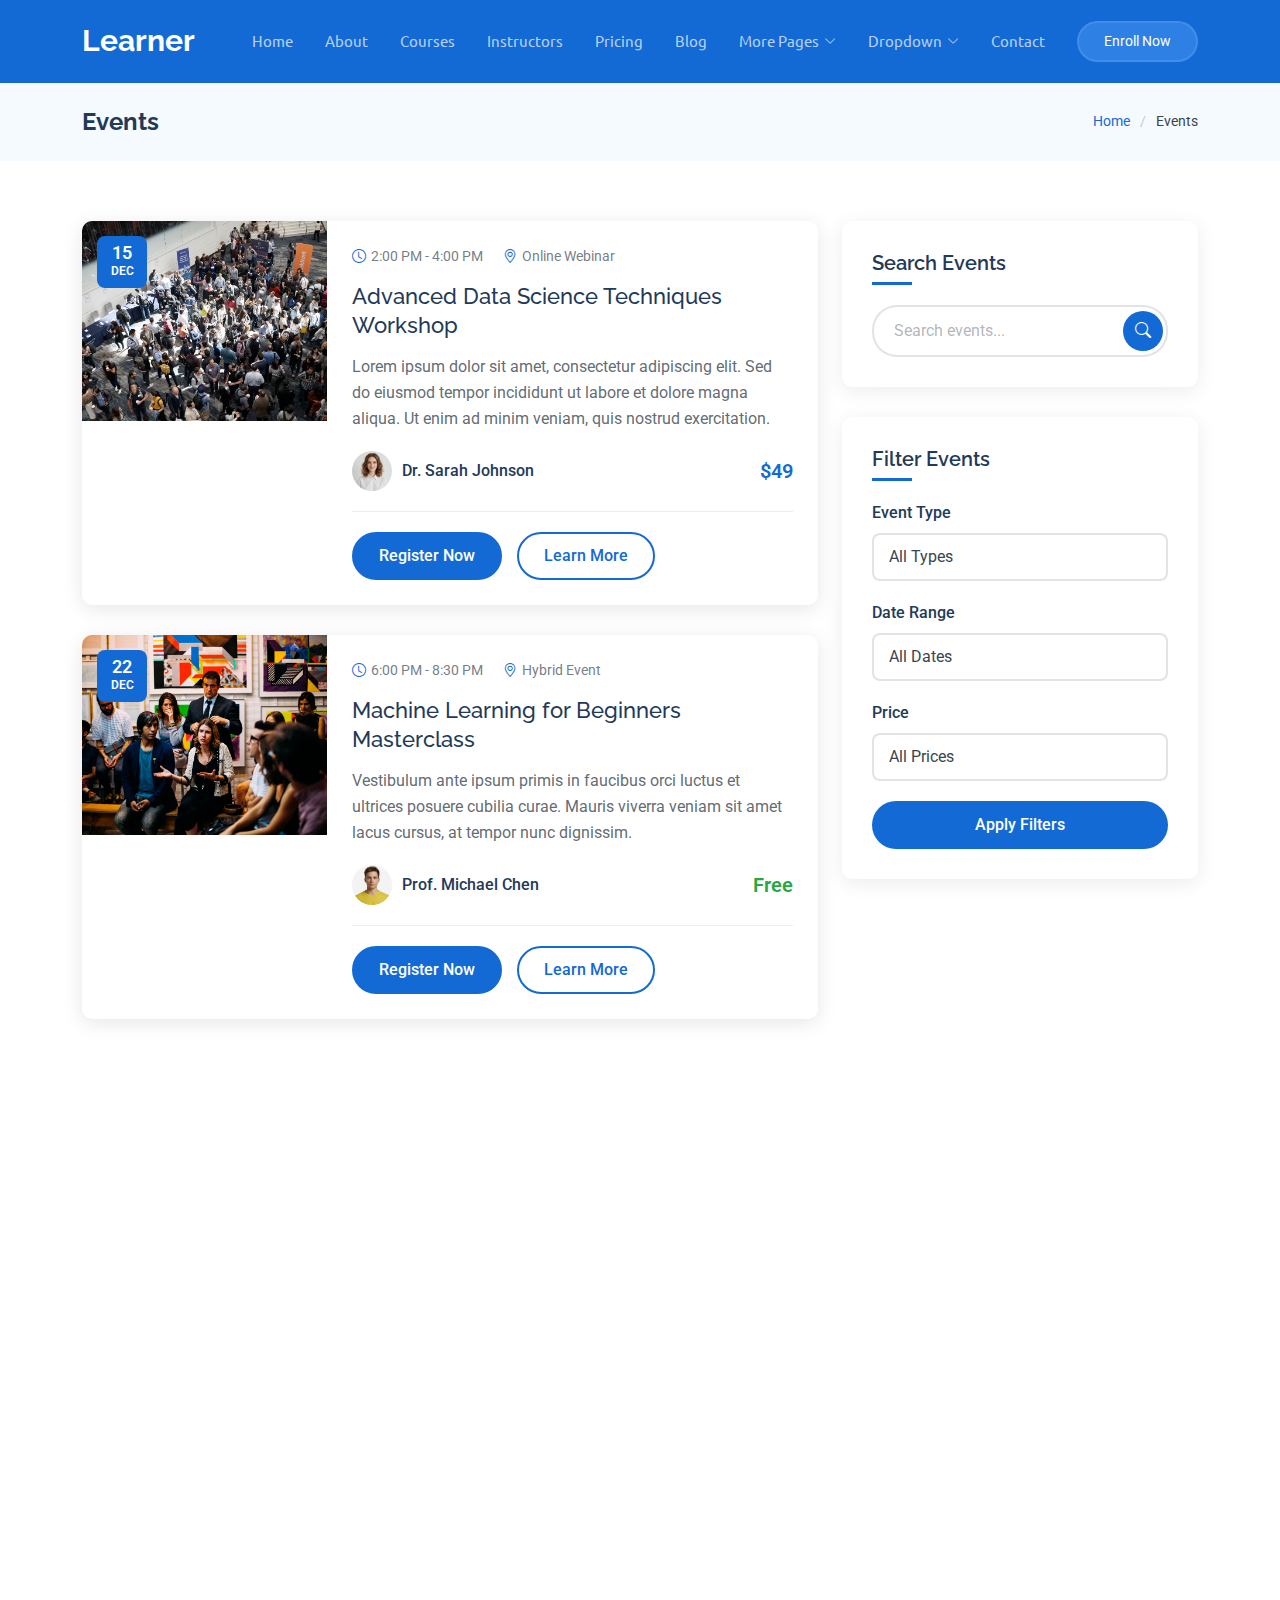
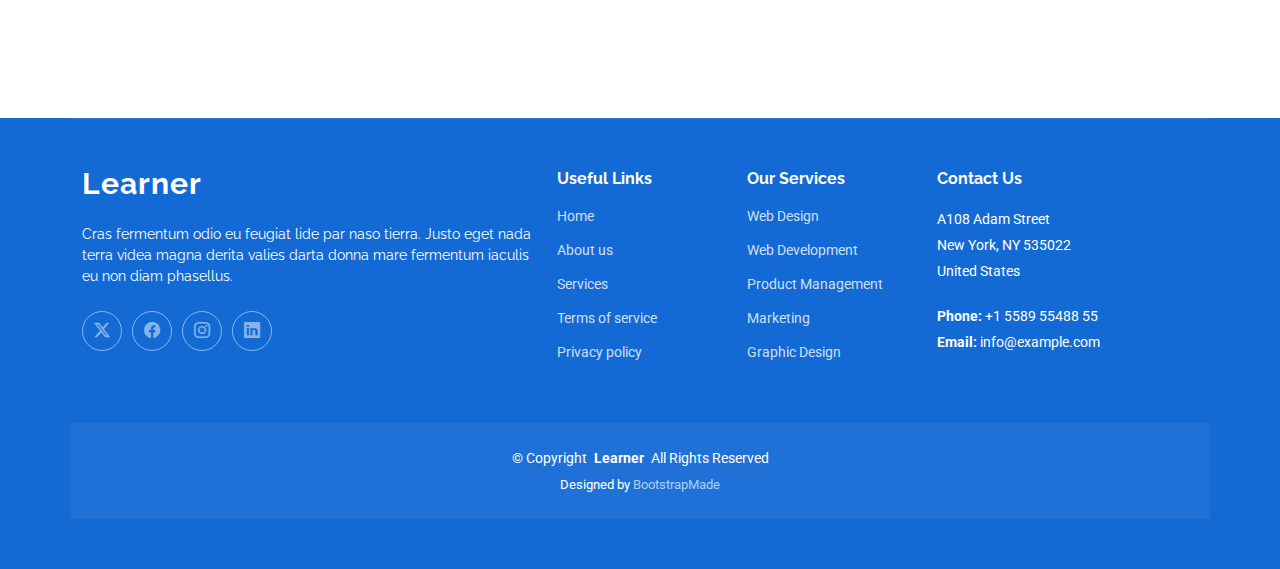
<file: events.html>
<!DOCTYPE html>
<html lang="en">

<head>
  <meta charset="utf-8">
  <meta content="width=device-width, initial-scale=1.0" name="viewport">
  <title>Events - Learner Bootstrap Template</title>
  <meta name="description" content="">
  <meta name="keywords" content="">

  <!-- Favicons -->
  <link href="assets/img/favicon.png" rel="icon">
  <link href="assets/img/apple-touch-icon.png" rel="apple-touch-icon">

  <!-- Fonts -->
  <link href="https://fonts.googleapis.com" rel="preconnect">
  <link href="https://fonts.gstatic.com" rel="preconnect" crossorigin>
  <link href="https://fonts.googleapis.com/css2?family=Roboto:ital,wght@0,100;0,300;0,400;0,500;0,700;0,900;1,100;1,300;1,400;1,500;1,700;1,900&family=Raleway:ital,wght@0,100;0,200;0,300;0,400;0,500;0,600;0,700;0,800;0,900;1,100;1,200;1,300;1,400;1,500;1,600;1,700;1,800;1,900&family=Ubuntu:ital,wght@0,300;0,400;0,500;0,700;1,300;1,400;1,500;1,700&display=swap" rel="stylesheet">

  <!-- Vendor CSS Files -->
  <link href="assets/vendor/bootstrap/css/bootstrap.min.css" rel="stylesheet">
  <link href="assets/vendor/bootstrap-icons/bootstrap-icons.css" rel="stylesheet">
  <link href="assets/vendor/aos/aos.css" rel="stylesheet">
  <link href="assets/vendor/swiper/swiper-bundle.min.css" rel="stylesheet">

  <!-- Main CSS File -->
  <link href="assets/css/main.css" rel="stylesheet">

  <!-- =======================================================
  * Template Name: Learner
  * Template URL: https://bootstrapmade.com/learner-bootstrap-course-template/
  * Updated: Jul 08 2025 with Bootstrap v5.3.7
  * Author: BootstrapMade.com
  * License: https://bootstrapmade.com/license/
  ======================================================== -->
</head>

<body class="events-page">

  <header id="header" class="header d-flex align-items-center sticky-top">
    <div class="container-fluid container-xl position-relative d-flex align-items-center">

      <a href="index.html" class="logo d-flex align-items-center me-auto">
        <!-- Uncomment the line below if you also wish to use an image logo -->
        <!-- <img src="assets/img/logo.webp" alt=""> -->
        <h1 class="sitename">Learner</h1>
      </a>

      <nav id="navmenu" class="navmenu">
        <ul>
          <li><a href="index.html">Home</a></li>
          <li><a href="about.html">About</a></li>
          <li><a href="courses.html">Courses</a></li>
          <li><a href="instructors.html">Instructors</a></li>
          <li><a href="pricing.html">Pricing</a></li>
          <li><a href="blog.html">Blog</a></li>
          <li class="dropdown"><a href="#"><span>More Pages</span> <i class="bi bi-chevron-down toggle-dropdown"></i></a>
            <ul>
              <li><a href="course-details.html">Course Details</a></li>
              <li><a href="instructor-profile.html">Instructor Profile</a></li>
              <li><a href="events.html" class="active">Events</a></li>
              <li><a href="blog-details.html">Blog Details</a></li>
              <li><a href="terms.html">Terms</a></li>
              <li><a href="privacy.html">Privacy</a></li>
              <li><a href="404.html">404</a></li>
            </ul>
          </li>

          <li class="dropdown"><a href="#"><span>Dropdown</span> <i class="bi bi-chevron-down toggle-dropdown"></i></a>
            <ul>
              <li><a href="#">Dropdown 1</a></li>
              <li class="dropdown"><a href="#"><span>Deep Dropdown</span> <i class="bi bi-chevron-down toggle-dropdown"></i></a>
                <ul>
                  <li><a href="#">Deep Dropdown 1</a></li>
                  <li><a href="#">Deep Dropdown 2</a></li>
                  <li><a href="#">Deep Dropdown 3</a></li>
                  <li><a href="#">Deep Dropdown 4</a></li>
                  <li><a href="#">Deep Dropdown 5</a></li>
                </ul>
              </li>
              <li><a href="#">Dropdown 2</a></li>
              <li><a href="#">Dropdown 3</a></li>
              <li><a href="#">Dropdown 4</a></li>
            </ul>
          </li>
          <li><a href="contact.html">Contact</a></li>
        </ul>
        <i class="mobile-nav-toggle d-xl-none bi bi-list"></i>
      </nav>

      <a class="btn-getstarted" href="enroll.html">Enroll Now</a>

    </div>
  </header>

  <main class="main">

    <!-- Page Title -->
    <div class="page-title light-background">
      <div class="container d-lg-flex justify-content-between align-items-center">
        <h1 class="mb-2 mb-lg-0">Events</h1>
        <nav class="breadcrumbs">
          <ol>
            <li><a href="index.html">Home</a></li>
            <li class="current">Events</li>
          </ol>
        </nav>
      </div>
    </div><!-- End Page Title -->

    <!-- Courses Events Section -->
    <section id="courses-events" class="courses-events section">

      <div class="container" data-aos="fade-up" data-aos-delay="100">

        <div class="row">

          <div class="col-lg-8">

            <!-- Event Item -->
            <article class="event-card" data-aos="fade-up" data-aos-delay="200">
              <div class="row g-0">
                <div class="col-md-4">
                  <div class="event-image">
                    <img src="assets/img/education/events-3.webp" class="img-fluid" alt="Event Image">
                    <div class="date-badge">
                      <span class="day">15</span>
                      <span class="month">Dec</span>
                    </div>
                  </div>
                </div>
                <div class="col-md-8">
                  <div class="event-content">
                    <div class="event-meta">
                      <span class="time"><i class="bi bi-clock"></i> 2:00 PM - 4:00 PM</span>
                      <span class="location"><i class="bi bi-geo-alt"></i> Online Webinar</span>
                    </div>
                    <h3 class="event-title">
                      <a href="#">Advanced Data Science Techniques Workshop</a>
                    </h3>
                    <p class="event-description">Lorem ipsum dolor sit amet, consectetur adipiscing elit. Sed do eiusmod tempor incididunt ut labore et dolore magna aliqua. Ut enim ad minim veniam, quis nostrud exercitation.</p>
                    <div class="event-footer">
                      <div class="instructor">
                        <img src="assets/img/person/person-f-8.webp" alt="Instructor" class="instructor-avatar">
                        <span>Dr. Sarah Johnson</span>
                      </div>
                      <div class="event-price">
                        <span class="price">$49</span>
                      </div>
                    </div>
                    <div class="event-actions">
                      <a href="#" class="btn btn-primary">Register Now</a>
                      <a href="#" class="btn btn-outline">Learn More</a>
                    </div>
                  </div>
                </div>
              </div>
            </article><!-- End Event Item -->

            <!-- Event Item -->
            <article class="event-card" data-aos="fade-up" data-aos-delay="300">
              <div class="row g-0">
                <div class="col-md-4">
                  <div class="event-image">
                    <img src="assets/img/education/events-7.webp" class="img-fluid" alt="Event Image">
                    <div class="date-badge">
                      <span class="day">22</span>
                      <span class="month">Dec</span>
                    </div>
                  </div>
                </div>
                <div class="col-md-8">
                  <div class="event-content">
                    <div class="event-meta">
                      <span class="time"><i class="bi bi-clock"></i> 6:00 PM - 8:30 PM</span>
                      <span class="location"><i class="bi bi-geo-alt"></i> Hybrid Event</span>
                    </div>
                    <h3 class="event-title">
                      <a href="#">Machine Learning for Beginners Masterclass</a>
                    </h3>
                    <p class="event-description">Vestibulum ante ipsum primis in faucibus orci luctus et ultrices posuere cubilia curae. Mauris viverra veniam sit amet lacus cursus, at tempor nunc dignissim.</p>
                    <div class="event-footer">
                      <div class="instructor">
                        <img src="assets/img/person/person-m-12.webp" alt="Instructor" class="instructor-avatar">
                        <span>Prof. Michael Chen</span>
                      </div>
                      <div class="event-price">
                        <span class="price free">Free</span>
                      </div>
                    </div>
                    <div class="event-actions">
                      <a href="#" class="btn btn-primary">Register Now</a>
                      <a href="#" class="btn btn-outline">Learn More</a>
                    </div>
                  </div>
                </div>
              </div>
            </article><!-- End Event Item -->

            <!-- Event Item -->
            <article class="event-card" data-aos="fade-up" data-aos-delay="400">
              <div class="row g-0">
                <div class="col-md-4">
                  <div class="event-image">
                    <img src="assets/img/education/events-5.webp" class="img-fluid" alt="Event Image">
                    <div class="date-badge">
                      <span class="day">28</span>
                      <span class="month">Dec</span>
                    </div>
                  </div>
                </div>
                <div class="col-md-8">
                  <div class="event-content">
                    <div class="event-meta">
                      <span class="time"><i class="bi bi-clock"></i> 10:00 AM - 12:00 PM</span>
                      <span class="location"><i class="bi bi-geo-alt"></i> Online Platform</span>
                    </div>
                    <h3 class="event-title">
                      <a href="#">Web Development Career Summit</a>
                    </h3>
                    <p class="event-description">Nulla facilisi morbi tempus iaculis urna id volutpat lacus laoreet. Dignissim convallis aenean et tortor at risus viverra adipiscing at.</p>
                    <div class="event-footer">
                      <div class="instructor">
                        <img src="assets/img/person/person-f-3.webp" alt="Instructor" class="instructor-avatar">
                        <span>Emily Rodriguez</span>
                      </div>
                      <div class="event-price">
                        <span class="price">$75</span>
                      </div>
                    </div>
                    <div class="event-actions">
                      <a href="#" class="btn btn-primary">Register Now</a>
                      <a href="#" class="btn btn-outline">Learn More</a>
                    </div>
                  </div>
                </div>
              </div>
            </article><!-- End Event Item -->

            <!-- Pagination -->
            <nav class="pagination-wrapper" data-aos="fade-up" data-aos-delay="500">
              <ul class="pagination justify-content-center">
                <li class="page-item disabled">
                  <a class="page-link" href="#"><i class="bi bi-chevron-left"></i></a>
                </li>
                <li class="page-item active">
                  <a class="page-link" href="#">1</a>
                </li>
                <li class="page-item">
                  <a class="page-link" href="#">2</a>
                </li>
                <li class="page-item">
                  <a class="page-link" href="#">3</a>
                </li>
                <li class="page-item">
                  <a class="page-link" href="#"><i class="bi bi-chevron-right"></i></a>
                </li>
              </ul>
            </nav>

          </div>

          <!-- Sidebar -->
          <div class="col-lg-4">

            <!-- Search Widget -->
            <div class="sidebar-widget search-widget" data-aos="fade-up" data-aos-delay="200">
              <h4 class="widget-title">Search Events</h4>
              <form class="search-form">
                <input type="text" placeholder="Search events..." class="form-control">
                <button type="submit" class="search-btn">
                  <i class="bi bi-search"></i>
                </button>
              </form>
            </div><!-- End Search Widget -->

            <!-- Filter Widget -->
            <div class="sidebar-widget filter-widget" data-aos="fade-up" data-aos-delay="300">
              <h4 class="widget-title">Filter Events</h4>
              <div class="filter-content">
                <div class="filter-group">
                  <label class="filter-label">Event Type</label>
                  <select class="form-select">
                    <option value="">All Types</option>
                    <option value="webinar">Webinar</option>
                    <option value="workshop">Workshop</option>
                    <option value="conference">Conference</option>
                    <option value="masterclass">Masterclass</option>
                  </select>
                </div>
                <div class="filter-group">
                  <label class="filter-label">Date Range</label>
                  <select class="form-select">
                    <option value="">All Dates</option>
                    <option value="today">Today</option>
                    <option value="week">This Week</option>
                    <option value="month">This Month</option>
                    <option value="quarter">Next 3 Months</option>
                  </select>
                </div>
                <div class="filter-group">
                  <label class="filter-label">Price</label>
                  <select class="form-select">
                    <option value="">All Prices</option>
                    <option value="free">Free</option>
                    <option value="paid">Paid</option>
                  </select>
                </div>
                <button class="btn btn-primary filter-apply-btn">Apply Filters</button>
              </div>
            </div><!-- End Filter Widget -->

            <!-- Upcoming Events Widget -->
            <div class="sidebar-widget upcoming-widget" data-aos="fade-up" data-aos-delay="400">
              <h4 class="widget-title">Upcoming Events</h4>
              <div class="upcoming-list">

                <div class="upcoming-item">
                  <div class="upcoming-date">
                    <span class="day">18</span>
                    <span class="month">Dec</span>
                  </div>
                  <div class="upcoming-content">
                    <h5 class="upcoming-title">
                      <a href="#">Python Programming Bootcamp</a>
                    </h5>
                    <div class="upcoming-meta">
                      <span class="time"><i class="bi bi-clock"></i> 3:00 PM</span>
                      <span class="price">$95</span>
                    </div>
                  </div>
                </div>

                <div class="upcoming-item">
                  <div class="upcoming-date">
                    <span class="day">25</span>
                    <span class="month">Dec</span>
                  </div>
                  <div class="upcoming-content">
                    <h5 class="upcoming-title">
                      <a href="#">Digital Marketing Strategies</a>
                    </h5>
                    <div class="upcoming-meta">
                      <span class="time"><i class="bi bi-clock"></i> 7:00 PM</span>
                      <span class="price free">Free</span>
                    </div>
                  </div>
                </div>

                <div class="upcoming-item">
                  <div class="upcoming-date">
                    <span class="day">02</span>
                    <span class="month">Jan</span>
                  </div>
                  <div class="upcoming-content">
                    <h5 class="upcoming-title">
                      <a href="#">UX Design Fundamentals</a>
                    </h5>
                    <div class="upcoming-meta">
                      <span class="time"><i class="bi bi-clock"></i> 1:00 PM</span>
                      <span class="price">$125</span>
                    </div>
                  </div>
                </div>

              </div>
            </div><!-- End Upcoming Events Widget -->

            <!-- Newsletter Widget -->
            <div class="sidebar-widget newsletter-widget" data-aos="fade-up" data-aos-delay="500">
              <h4 class="widget-title">Stay Updated</h4>
              <p>Subscribe to our newsletter and never miss important events and course announcements.</p>
              <form action="forms/newsletter.php" method="post" class="php-email-form newsletter-form">
                <input type="email" name="email" placeholder="Your email address" required="">
                <button type="submit">Subscribe</button>
                <div class="loading">Loading</div>
                <div class="error-message"></div>
                <div class="sent-message">Your subscription request has been sent. Thank you!</div>
              </form>
            </div><!-- End Newsletter Widget -->

          </div>

        </div>

      </div>

    </section><!-- /Courses Events Section -->

  </main>

  <footer id="footer" class="footer accent-background">

    <div class="container footer-top">
      <div class="row gy-4">
        <div class="col-lg-5 col-md-12 footer-about">
          <a href="index.html" class="logo d-flex align-items-center">
            <span class="sitename">Learner</span>
          </a>
          <p>Cras fermentum odio eu feugiat lide par naso tierra. Justo eget nada terra videa magna derita valies darta donna mare fermentum iaculis eu non diam phasellus.</p>
          <div class="social-links d-flex mt-4">
            <a href=""><i class="bi bi-twitter-x"></i></a>
            <a href=""><i class="bi bi-facebook"></i></a>
            <a href=""><i class="bi bi-instagram"></i></a>
            <a href=""><i class="bi bi-linkedin"></i></a>
          </div>
        </div>

        <div class="col-lg-2 col-6 footer-links">
          <h4>Useful Links</h4>
          <ul>
            <li><a href="#">Home</a></li>
            <li><a href="#">About us</a></li>
            <li><a href="#">Services</a></li>
            <li><a href="#">Terms of service</a></li>
            <li><a href="#">Privacy policy</a></li>
          </ul>
        </div>

        <div class="col-lg-2 col-6 footer-links">
          <h4>Our Services</h4>
          <ul>
            <li><a href="#">Web Design</a></li>
            <li><a href="#">Web Development</a></li>
            <li><a href="#">Product Management</a></li>
            <li><a href="#">Marketing</a></li>
            <li><a href="#">Graphic Design</a></li>
          </ul>
        </div>

        <div class="col-lg-3 col-md-12 footer-contact text-center text-md-start">
          <h4>Contact Us</h4>
          <p>A108 Adam Street</p>
          <p>New York, NY 535022</p>
          <p>United States</p>
          <p class="mt-4"><strong>Phone:</strong> <span>+1 5589 55488 55</span></p>
          <p><strong>Email:</strong> <span>info@example.com</span></p>
        </div>

      </div>
    </div>

    <div class="container copyright text-center mt-4">
      <p>© <span>Copyright</span> <strong class="px-1 sitename">Learner</strong> <span>All Rights Reserved</span></p>
      <div class="credits">
        <!-- All the links in the footer should remain intact. -->
        <!-- You can delete the links only if you've purchased the pro version. -->
        <!-- Licensing information: https://bootstrapmade.com/license/ -->
        <!-- Purchase the pro version with working PHP/AJAX contact form: [buy-url] -->
        Designed by <a href="https://bootstrapmade.com/">BootstrapMade</a>
      </div>
    </div>

  </footer>

  <!-- Scroll Top -->
  <a href="#" id="scroll-top" class="scroll-top d-flex align-items-center justify-content-center"><i class="bi bi-arrow-up-short"></i></a>

  <!-- Preloader -->
  <div id="preloader"></div>

  <!-- Vendor JS Files -->
  <script src="assets/vendor/bootstrap/js/bootstrap.bundle.min.js"></script>
  <script src="assets/vendor/php-email-form/validate.js"></script>
  <script src="assets/vendor/aos/aos.js"></script>
  <script src="assets/vendor/purecounter/purecounter_vanilla.js"></script>
  <script src="assets/vendor/swiper/swiper-bundle.min.js"></script>

  <!-- Main JS File -->
  <script src="assets/js/main.js"></script>

</body>

</html>
</file>
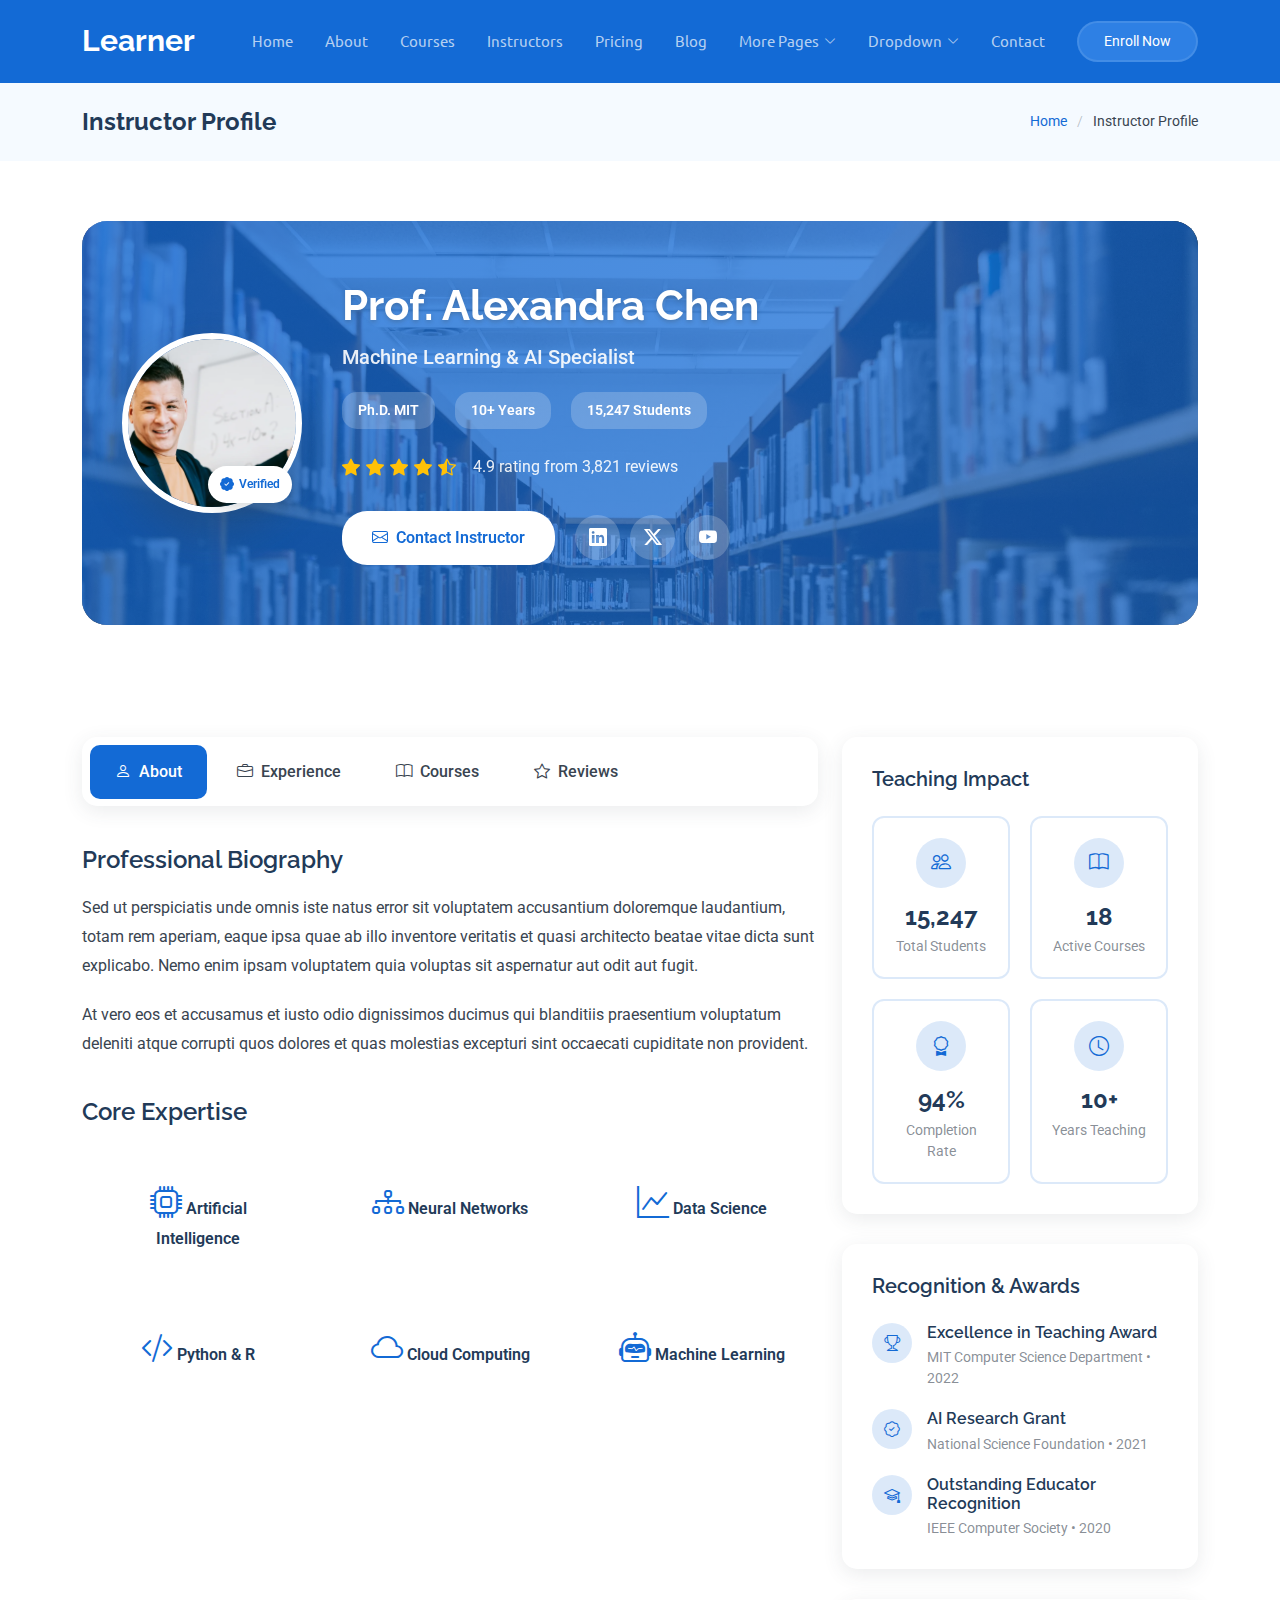
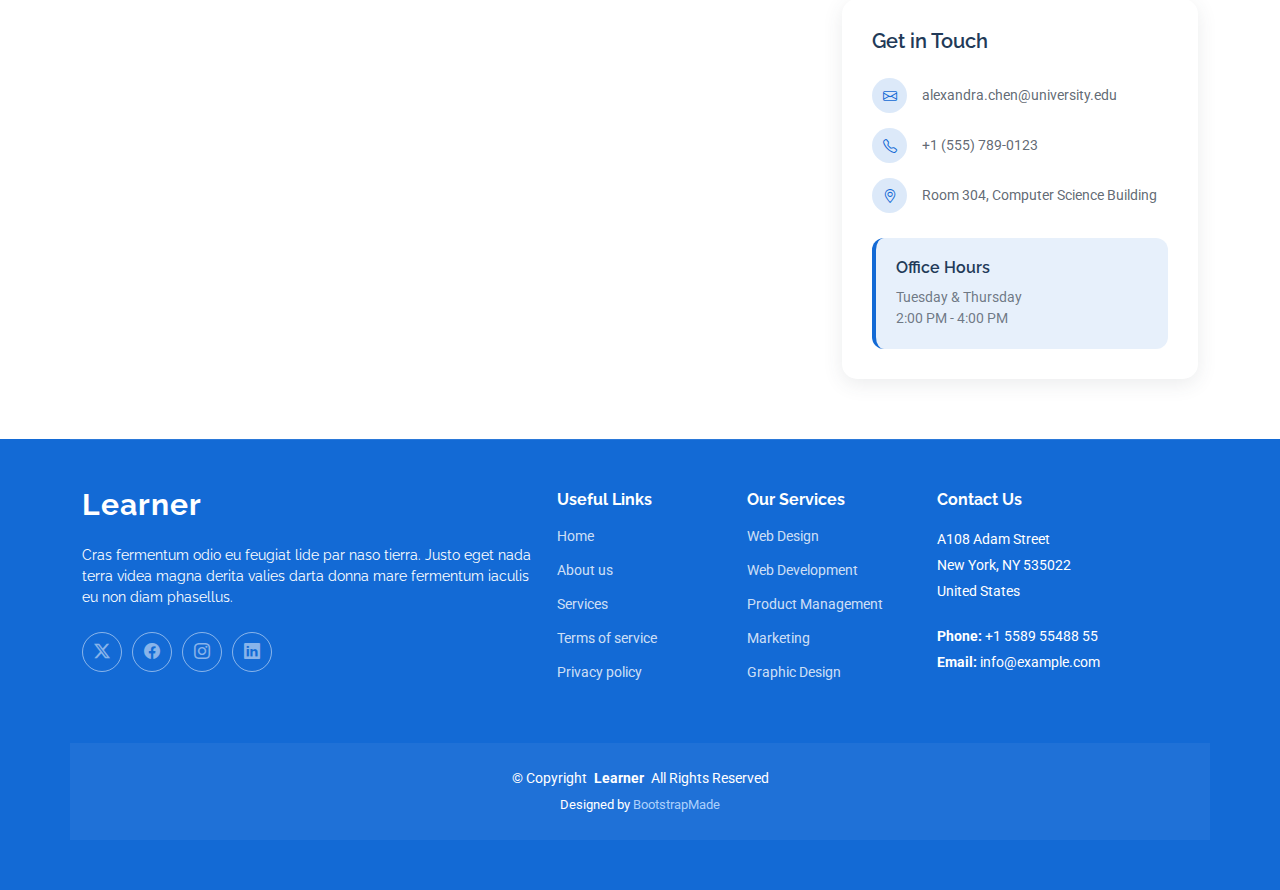
<file: instructor-profile.html>
<!DOCTYPE html>
<html lang="en">

<head>
  <meta charset="utf-8">
  <meta content="width=device-width, initial-scale=1.0" name="viewport">
  <title>Instructor Profile - Learner Bootstrap Template</title>
  <meta name="description" content="">
  <meta name="keywords" content="">

  <!-- Favicons -->
  <link href="assets/img/favicon.png" rel="icon">
  <link href="assets/img/apple-touch-icon.png" rel="apple-touch-icon">

  <!-- Fonts -->
  <link href="https://fonts.googleapis.com" rel="preconnect">
  <link href="https://fonts.gstatic.com" rel="preconnect" crossorigin>
  <link href="https://fonts.googleapis.com/css2?family=Roboto:ital,wght@0,100;0,300;0,400;0,500;0,700;0,900;1,100;1,300;1,400;1,500;1,700;1,900&family=Raleway:ital,wght@0,100;0,200;0,300;0,400;0,500;0,600;0,700;0,800;0,900;1,100;1,200;1,300;1,400;1,500;1,600;1,700;1,800;1,900&family=Ubuntu:ital,wght@0,300;0,400;0,500;0,700;1,300;1,400;1,500;1,700&display=swap" rel="stylesheet">

  <!-- Vendor CSS Files -->
  <link href="assets/vendor/bootstrap/css/bootstrap.min.css" rel="stylesheet">
  <link href="assets/vendor/bootstrap-icons/bootstrap-icons.css" rel="stylesheet">
  <link href="assets/vendor/aos/aos.css" rel="stylesheet">
  <link href="assets/vendor/swiper/swiper-bundle.min.css" rel="stylesheet">

  <!-- Main CSS File -->
  <link href="assets/css/main.css" rel="stylesheet">

  <!-- =======================================================
  * Template Name: Learner
  * Template URL: https://bootstrapmade.com/learner-bootstrap-course-template/
  * Updated: Jul 08 2025 with Bootstrap v5.3.7
  * Author: BootstrapMade.com
  * License: https://bootstrapmade.com/license/
  ======================================================== -->
</head>

<body class="instructor-profile-page">

  <header id="header" class="header d-flex align-items-center sticky-top">
    <div class="container-fluid container-xl position-relative d-flex align-items-center">

      <a href="index.html" class="logo d-flex align-items-center me-auto">
        <!-- Uncomment the line below if you also wish to use an image logo -->
        <!-- <img src="assets/img/logo.webp" alt=""> -->
        <h1 class="sitename">Learner</h1>
      </a>

      <nav id="navmenu" class="navmenu">
        <ul>
          <li><a href="index.html">Home</a></li>
          <li><a href="about.html">About</a></li>
          <li><a href="courses.html">Courses</a></li>
          <li><a href="instructors.html">Instructors</a></li>
          <li><a href="pricing.html">Pricing</a></li>
          <li><a href="blog.html">Blog</a></li>
          <li class="dropdown"><a href="#"><span>More Pages</span> <i class="bi bi-chevron-down toggle-dropdown"></i></a>
            <ul>
              <li><a href="course-details.html">Course Details</a></li>
              <li><a href="instructor-profile.html" class="active">Instructor Profile</a></li>
              <li><a href="events.html">Events</a></li>
              <li><a href="blog-details.html">Blog Details</a></li>
              <li><a href="terms.html">Terms</a></li>
              <li><a href="privacy.html">Privacy</a></li>
              <li><a href="404.html">404</a></li>
            </ul>
          </li>

          <li class="dropdown"><a href="#"><span>Dropdown</span> <i class="bi bi-chevron-down toggle-dropdown"></i></a>
            <ul>
              <li><a href="#">Dropdown 1</a></li>
              <li class="dropdown"><a href="#"><span>Deep Dropdown</span> <i class="bi bi-chevron-down toggle-dropdown"></i></a>
                <ul>
                  <li><a href="#">Deep Dropdown 1</a></li>
                  <li><a href="#">Deep Dropdown 2</a></li>
                  <li><a href="#">Deep Dropdown 3</a></li>
                  <li><a href="#">Deep Dropdown 4</a></li>
                  <li><a href="#">Deep Dropdown 5</a></li>
                </ul>
              </li>
              <li><a href="#">Dropdown 2</a></li>
              <li><a href="#">Dropdown 3</a></li>
              <li><a href="#">Dropdown 4</a></li>
            </ul>
          </li>
          <li><a href="contact.html">Contact</a></li>
        </ul>
        <i class="mobile-nav-toggle d-xl-none bi bi-list"></i>
      </nav>

      <a class="btn-getstarted" href="enroll.html">Enroll Now</a>

    </div>
  </header>

  <main class="main">

    <!-- Page Title -->
    <div class="page-title light-background">
      <div class="container d-lg-flex justify-content-between align-items-center">
        <h1 class="mb-2 mb-lg-0">Instructor Profile</h1>
        <nav class="breadcrumbs">
          <ol>
            <li><a href="index.html">Home</a></li>
            <li class="current">Instructor Profile</li>
          </ol>
        </nav>
      </div>
    </div><!-- End Page Title -->

    <!-- Instructor Profile Section -->
    <section id="instructor-profile" class="instructor-profile section">

      <div class="container" data-aos="fade-up" data-aos-delay="100">

        <div class="row">

          <div class="col-lg-12">
            <div class="instructor-hero-banner" data-aos="zoom-out" data-aos-delay="200">
              <div class="hero-background">
                <img src="assets/img/education/showcase-4.webp" alt="Background" class="img-fluid">
                <div class="hero-overlay"></div>
              </div>
              <div class="hero-content">
                <div class="instructor-avatar">
                  <img src="assets/img/education/teacher-7.webp" alt="Instructor" class="img-fluid">
                  <div class="status-badge">
                    <i class="bi bi-patch-check-fill"></i>
                    <span>Verified</span>
                  </div>
                </div>
                <div class="instructor-info">
                  <h2>Prof. Alexandra Chen</h2>
                  <p class="title">Machine Learning &amp; AI Specialist</p>
                  <div class="credentials">
                    <span class="credential">Ph.D. MIT</span>
                    <span class="credential">10+ Years</span>
                    <span class="credential">15,247 Students</span>
                  </div>
                  <div class="rating-overview">
                    <div class="stars">
                      <i class="bi bi-star-fill"></i>
                      <i class="bi bi-star-fill"></i>
                      <i class="bi bi-star-fill"></i>
                      <i class="bi bi-star-fill"></i>
                      <i class="bi bi-star-half"></i>
                    </div>
                    <span class="rating-text">4.9 rating from 3,821 reviews</span>
                  </div>
                  <div class="contact-actions">
                    <a href="#" class="btn-contact">
                      <i class="bi bi-envelope"></i>
                      Contact Instructor
                    </a>
                    <div class="social-media">
                      <a href="#"><i class="bi bi-linkedin"></i></a>
                      <a href="#"><i class="bi bi-twitter-x"></i></a>
                      <a href="#"><i class="bi bi-youtube"></i></a>
                    </div>
                  </div>
                </div>
              </div>
            </div>
          </div>

        </div>

        <div class="row gy-5 mt-4">

          <div class="col-lg-8">
            <div class="content-tabs" data-aos="fade-right" data-aos-delay="300">

              <ul class="nav nav-tabs custom-tabs" role="tablist">
                <li class="nav-item" role="presentation">
                  <button class="nav-link active" data-bs-toggle="tab" data-bs-target="#instructor-profile-about" type="button" role="tab">
                    <i class="bi bi-person"></i>
                    About
                  </button>
                </li>
                <li class="nav-item" role="presentation">
                  <button class="nav-link" data-bs-toggle="tab" data-bs-target="#instructor-profile-experience" type="button" role="tab">
                    <i class="bi bi-briefcase"></i>
                    Experience
                  </button>
                </li>
                <li class="nav-item" role="presentation">
                  <button class="nav-link" data-bs-toggle="tab" data-bs-target="#instructor-profile-courses" type="button" role="tab">
                    <i class="bi bi-book"></i>
                    Courses
                  </button>
                </li>
                <li class="nav-item" role="presentation">
                  <button class="nav-link" data-bs-toggle="tab" data-bs-target="#instructor-profile-reviews" type="button" role="tab">
                    <i class="bi bi-star"></i>
                    Reviews
                  </button>
                </li>
              </ul>

              <div class="tab-content custom-tab-content">

                <div class="tab-pane fade show active" id="instructor-profile-about" role="tabpanel">
                  <div class="about-content">
                    <div class="bio-section">
                      <h4>Professional Biography</h4>
                      <p>Sed ut perspiciatis unde omnis iste natus error sit voluptatem accusantium doloremque laudantium, totam rem aperiam, eaque ipsa quae ab illo inventore veritatis et quasi architecto beatae vitae dicta sunt explicabo. Nemo enim ipsam voluptatem quia voluptas sit aspernatur aut odit aut fugit.</p>
                      <p>At vero eos et accusamus et iusto odio dignissimos ducimus qui blanditiis praesentium voluptatum deleniti atque corrupti quos dolores et quas molestias excepturi sint occaecati cupiditate non provident.</p>
                    </div>

                    <div class="expertise-grid">
                      <h4>Core Expertise</h4>
                      <div class="skills-grid">
                        <div class="skill-item">
                          <i class="bi bi-cpu"></i>
                          <span>Artificial Intelligence</span>
                        </div>
                        <div class="skill-item">
                          <i class="bi bi-diagram-3"></i>
                          <span>Neural Networks</span>
                        </div>
                        <div class="skill-item">
                          <i class="bi bi-graph-up"></i>
                          <span>Data Science</span>
                        </div>
                        <div class="skill-item">
                          <i class="bi bi-code-slash"></i>
                          <span>Python &amp; R</span>
                        </div>
                        <div class="skill-item">
                          <i class="bi bi-cloud"></i>
                          <span>Cloud Computing</span>
                        </div>
                        <div class="skill-item">
                          <i class="bi bi-robot"></i>
                          <span>Machine Learning</span>
                        </div>
                      </div>
                    </div>
                  </div>
                </div>

                <div class="tab-pane fade" id="instructor-profile-experience" role="tabpanel">
                  <div class="experience-grid">
                    <div class="experience-card">
                      <div class="timeline-marker">2019</div>
                      <div class="experience-details">
                        <h5>Lead AI Researcher</h5>
                        <p class="institution">TechForward Institute</p>
                        <p>Similique sunt in culpa qui officia deserunt mollitia animi, id est laborum et dolorum fuga. Et harum quidem rerum facilis est et expedita distinctio.</p>
                      </div>
                    </div>

                    <div class="experience-card">
                      <div class="timeline-marker">2016</div>
                      <div class="experience-details">
                        <h5>Senior Data Scientist</h5>
                        <p class="institution">InnovateLabs Corp</p>
                        <p>Temporibus autem quibusdam et aut officiis debitis aut rerum necessitatibus saepe eveniet ut et voluptates repudiandae sint et molestiae non recusandae.</p>
                      </div>
                    </div>

                    <div class="experience-card">
                      <div class="timeline-marker">2014</div>
                      <div class="experience-details">
                        <h5>Research Fellow</h5>
                        <p class="institution">MIT Computer Science Lab</p>
                        <p>Nam libero tempore, cum soluta nobis est eligendi optio cumque nihil impedit quo minus id quod maxime placeat facere possimus.</p>
                      </div>
                    </div>
                  </div>
                </div>

                <div class="tab-pane fade" id="instructor-profile-courses" role="tabpanel">
                  <div class="courses-grid">
                    <div class="course-item">
                      <div class="course-thumb">
                        <img src="assets/img/education/courses-5.webp" alt="Course" class="img-fluid">
                        <div class="course-level">Advanced</div>
                      </div>
                      <div class="course-info">
                        <h5>Deep Learning Mastery</h5>
                        <div class="course-stats">
                          <span><i class="bi bi-people"></i> 5,234 enrolled</span>
                          <span><i class="bi bi-star-fill"></i> 4.8</span>
                        </div>
                        <p class="price">$249</p>
                      </div>
                    </div>

                    <div class="course-item">
                      <div class="course-thumb">
                        <img src="assets/img/education/courses-9.webp" alt="Course" class="img-fluid">
                        <div class="course-level">Intermediate</div>
                      </div>
                      <div class="course-info">
                        <h5>AI Ethics &amp; Applications</h5>
                        <div class="course-stats">
                          <span><i class="bi bi-people"></i> 3,567 enrolled</span>
                          <span><i class="bi bi-star-fill"></i> 4.9</span>
                        </div>
                        <p class="price">$179</p>
                      </div>
                    </div>

                    <div class="course-item">
                      <div class="course-thumb">
                        <img src="assets/img/education/courses-12.webp" alt="Course" class="img-fluid">
                        <div class="course-level">Beginner</div>
                      </div>
                      <div class="course-info">
                        <h5>Python for Data Analysis</h5>
                        <div class="course-stats">
                          <span><i class="bi bi-people"></i> 8,912 enrolled</span>
                          <span><i class="bi bi-star-fill"></i> 4.7</span>
                        </div>
                        <p class="price">$129</p>
                      </div>
                    </div>
                  </div>
                </div>

                <div class="tab-pane fade" id="instructor-profile-reviews" role="tabpanel">
                  <div class="reviews-container">
                    <div class="review-card">
                      <div class="review-header">
                        <img src="assets/img/person/person-f-12.webp" alt="Student" class="reviewer-avatar">
                        <div class="reviewer-info">
                          <h6>Sarah Williams</h6>
                          <p>Data Scientist at Amazon</p>
                          <div class="review-rating">
                            <i class="bi bi-star-fill"></i>
                            <i class="bi bi-star-fill"></i>
                            <i class="bi bi-star-fill"></i>
                            <i class="bi bi-star-fill"></i>
                            <i class="bi bi-star-fill"></i>
                          </div>
                        </div>
                      </div>
                      <p>"Excepteur sint occaecat cupidatat non proident, sunt in culpa qui officia deserunt mollitia animi. The hands-on approach and real-world projects made all the difference."</p>
                    </div>

                    <div class="review-card">
                      <div class="review-header">
                        <img src="assets/img/person/person-m-8.webp" alt="Student" class="reviewer-avatar">
                        <div class="reviewer-info">
                          <h6>David Martinez</h6>
                          <p>ML Engineer at Tesla</p>
                          <div class="review-rating">
                            <i class="bi bi-star-fill"></i>
                            <i class="bi bi-star-fill"></i>
                            <i class="bi bi-star-fill"></i>
                            <i class="bi bi-star-fill"></i>
                            <i class="bi bi-star-fill"></i>
                          </div>
                        </div>
                      </div>
                      <p>"Quis autem vel eum iure reprehenderit qui in ea voluptate velit esse quam nihil molestiae consequatur. Professor Chen's expertise is unmatched."</p>
                    </div>
                  </div>
                </div>

              </div>
            </div>
          </div>

          <div class="col-lg-4">
            <div class="sidebar-widgets" data-aos="fade-left" data-aos-delay="300">

              <div class="stats-widget">
                <h4>Teaching Impact</h4>
                <div class="stats-grid">
                  <div class="stat-box">
                    <div class="stat-icon">
                      <i class="bi bi-people"></i>
                    </div>
                    <div class="stat-content">
                      <h5>15,247</h5>
                      <p>Total Students</p>
                    </div>
                  </div>
                  <div class="stat-box">
                    <div class="stat-icon">
                      <i class="bi bi-book"></i>
                    </div>
                    <div class="stat-content">
                      <h5>18</h5>
                      <p>Active Courses</p>
                    </div>
                  </div>
                  <div class="stat-box">
                    <div class="stat-icon">
                      <i class="bi bi-award"></i>
                    </div>
                    <div class="stat-content">
                      <h5>94%</h5>
                      <p>Completion Rate</p>
                    </div>
                  </div>
                  <div class="stat-box">
                    <div class="stat-icon">
                      <i class="bi bi-clock"></i>
                    </div>
                    <div class="stat-content">
                      <h5>10+</h5>
                      <p>Years Teaching</p>
                    </div>
                  </div>
                </div>
              </div>

              <div class="achievements-widget">
                <h4>Recognition &amp; Awards</h4>
                <div class="achievement-list">
                  <div class="achievement-item">
                    <i class="bi bi-trophy"></i>
                    <div class="achievement-text">
                      <h6>Excellence in Teaching Award</h6>
                      <p>MIT Computer Science Department • 2022</p>
                    </div>
                  </div>
                  <div class="achievement-item">
                    <i class="bi bi-patch-check"></i>
                    <div class="achievement-text">
                      <h6>AI Research Grant</h6>
                      <p>National Science Foundation • 2021</p>
                    </div>
                  </div>
                  <div class="achievement-item">
                    <i class="bi bi-mortarboard"></i>
                    <div class="achievement-text">
                      <h6>Outstanding Educator Recognition</h6>
                      <p>IEEE Computer Society • 2020</p>
                    </div>
                  </div>
                </div>
              </div>

              <div class="contact-widget">
                <h4>Get in Touch</h4>
                <div class="contact-info">
                  <div class="contact-item">
                    <i class="bi bi-envelope"></i>
                    <span>alexandra.chen@university.edu</span>
                  </div>
                  <div class="contact-item">
                    <i class="bi bi-telephone"></i>
                    <span>+1 (555) 789-0123</span>
                  </div>
                  <div class="contact-item">
                    <i class="bi bi-geo-alt"></i>
                    <span>Room 304, Computer Science Building</span>
                  </div>
                </div>
                <div class="office-hours">
                  <h6>Office Hours</h6>
                  <p>Tuesday &amp; Thursday<br>2:00 PM - 4:00 PM</p>
                </div>
              </div>

            </div>
          </div>

        </div>

      </div>

    </section><!-- /Instructor Profile Section -->

  </main>

  <footer id="footer" class="footer accent-background">

    <div class="container footer-top">
      <div class="row gy-4">
        <div class="col-lg-5 col-md-12 footer-about">
          <a href="index.html" class="logo d-flex align-items-center">
            <span class="sitename">Learner</span>
          </a>
          <p>Cras fermentum odio eu feugiat lide par naso tierra. Justo eget nada terra videa magna derita valies darta donna mare fermentum iaculis eu non diam phasellus.</p>
          <div class="social-links d-flex mt-4">
            <a href=""><i class="bi bi-twitter-x"></i></a>
            <a href=""><i class="bi bi-facebook"></i></a>
            <a href=""><i class="bi bi-instagram"></i></a>
            <a href=""><i class="bi bi-linkedin"></i></a>
          </div>
        </div>

        <div class="col-lg-2 col-6 footer-links">
          <h4>Useful Links</h4>
          <ul>
            <li><a href="#">Home</a></li>
            <li><a href="#">About us</a></li>
            <li><a href="#">Services</a></li>
            <li><a href="#">Terms of service</a></li>
            <li><a href="#">Privacy policy</a></li>
          </ul>
        </div>

        <div class="col-lg-2 col-6 footer-links">
          <h4>Our Services</h4>
          <ul>
            <li><a href="#">Web Design</a></li>
            <li><a href="#">Web Development</a></li>
            <li><a href="#">Product Management</a></li>
            <li><a href="#">Marketing</a></li>
            <li><a href="#">Graphic Design</a></li>
          </ul>
        </div>

        <div class="col-lg-3 col-md-12 footer-contact text-center text-md-start">
          <h4>Contact Us</h4>
          <p>A108 Adam Street</p>
          <p>New York, NY 535022</p>
          <p>United States</p>
          <p class="mt-4"><strong>Phone:</strong> <span>+1 5589 55488 55</span></p>
          <p><strong>Email:</strong> <span>info@example.com</span></p>
        </div>

      </div>
    </div>

    <div class="container copyright text-center mt-4">
      <p>© <span>Copyright</span> <strong class="px-1 sitename">Learner</strong> <span>All Rights Reserved</span></p>
      <div class="credits">
        <!-- All the links in the footer should remain intact. -->
        <!-- You can delete the links only if you've purchased the pro version. -->
        <!-- Licensing information: https://bootstrapmade.com/license/ -->
        <!-- Purchase the pro version with working PHP/AJAX contact form: [buy-url] -->
        Designed by <a href="https://bootstrapmade.com/">BootstrapMade</a>
      </div>
    </div>

  </footer>

  <!-- Scroll Top -->
  <a href="#" id="scroll-top" class="scroll-top d-flex align-items-center justify-content-center"><i class="bi bi-arrow-up-short"></i></a>

  <!-- Preloader -->
  <div id="preloader"></div>

  <!-- Vendor JS Files -->
  <script src="assets/vendor/bootstrap/js/bootstrap.bundle.min.js"></script>
  <script src="assets/vendor/php-email-form/validate.js"></script>
  <script src="assets/vendor/aos/aos.js"></script>
  <script src="assets/vendor/purecounter/purecounter_vanilla.js"></script>
  <script src="assets/vendor/swiper/swiper-bundle.min.js"></script>

  <!-- Main JS File -->
  <script src="assets/js/main.js"></script>

</body>

</html>
</file>
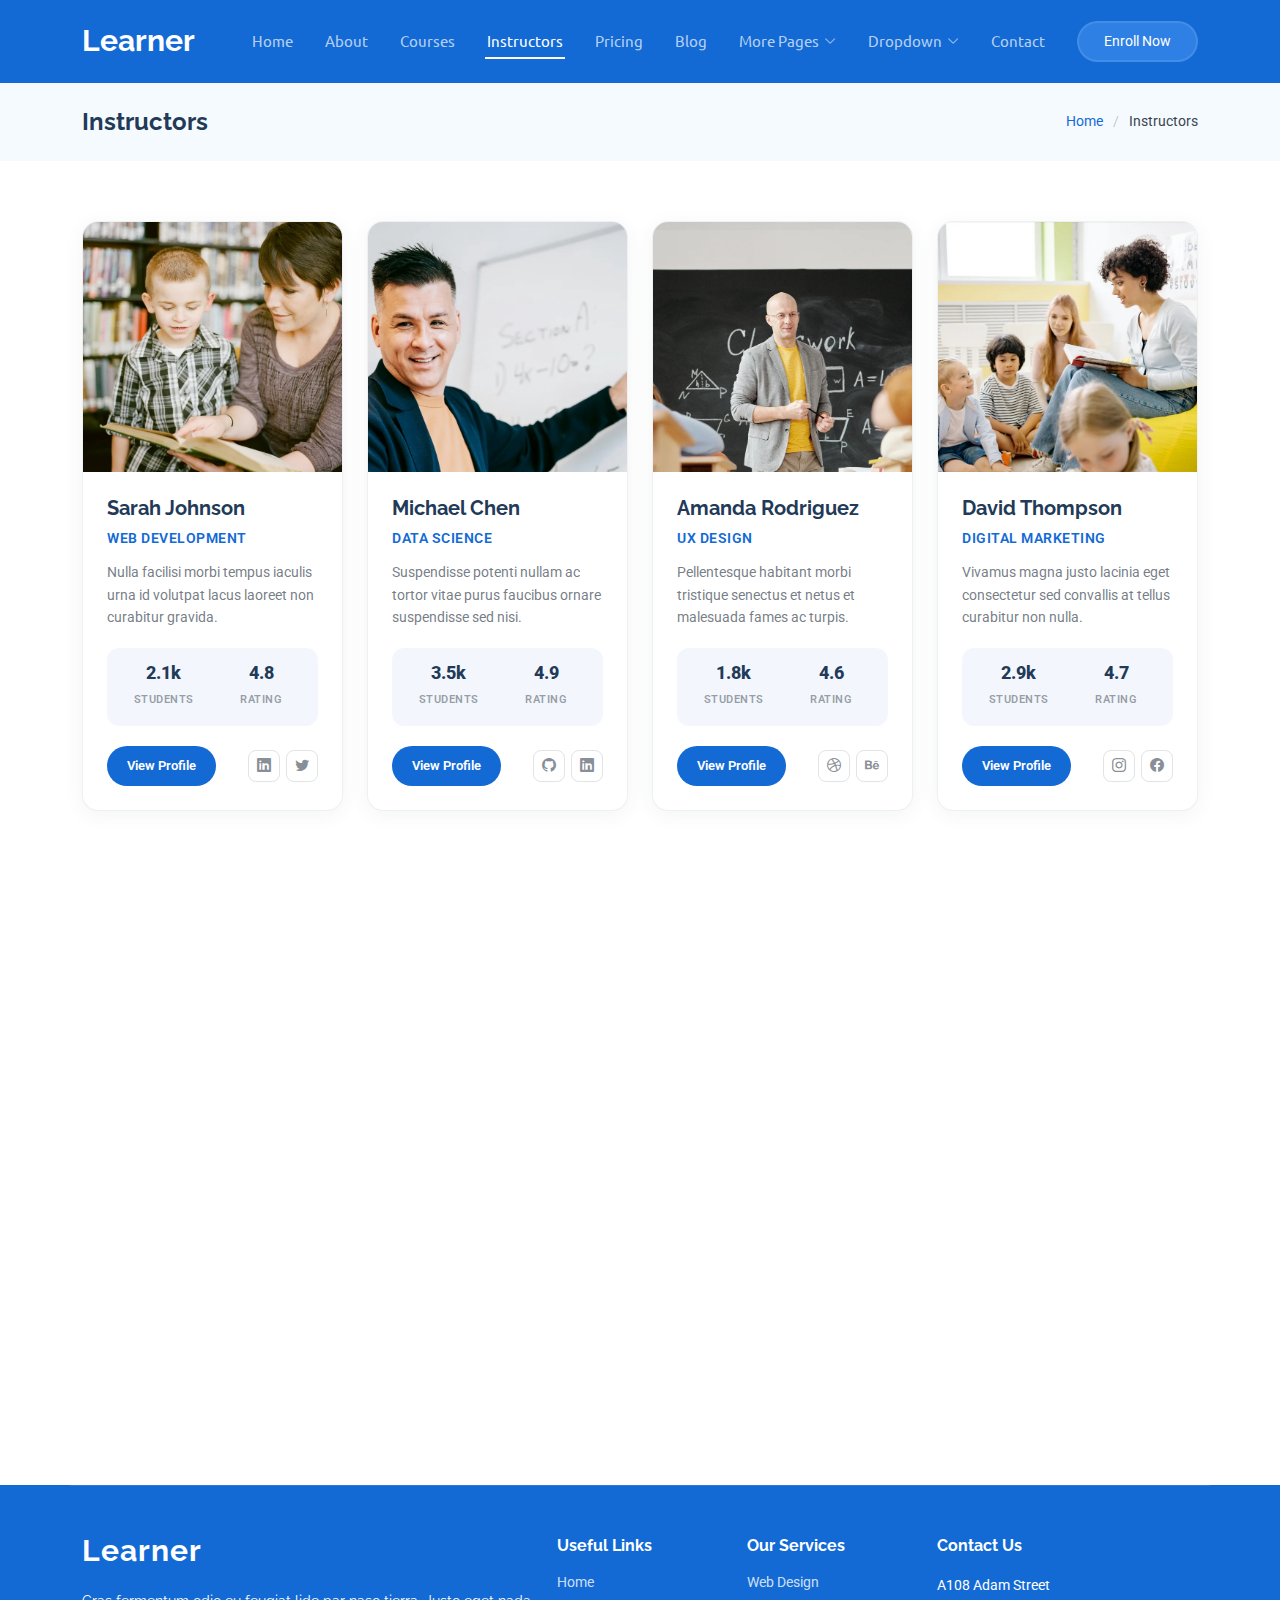
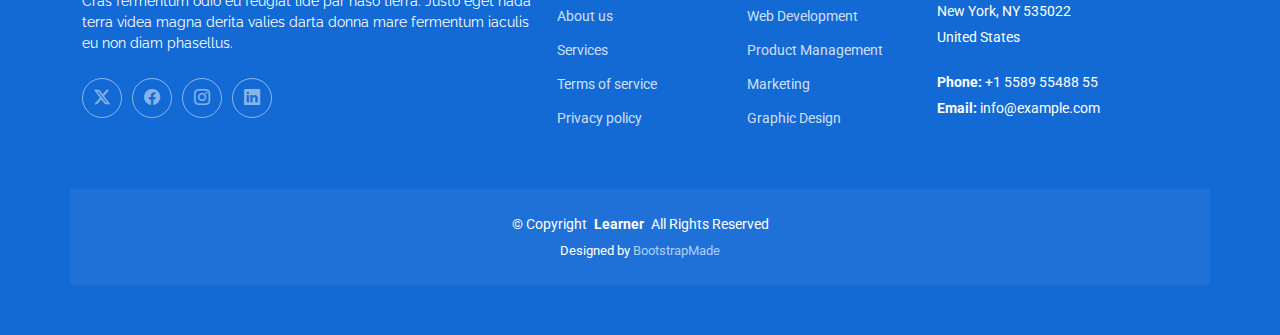
<file: instructors.html>
<!DOCTYPE html>
<html lang="en">

<head>
  <meta charset="utf-8">
  <meta content="width=device-width, initial-scale=1.0" name="viewport">
  <title>Instructors - Learner Bootstrap Template</title>
  <meta name="description" content="">
  <meta name="keywords" content="">

  <!-- Favicons -->
  <link href="assets/img/favicon.png" rel="icon">
  <link href="assets/img/apple-touch-icon.png" rel="apple-touch-icon">

  <!-- Fonts -->
  <link href="https://fonts.googleapis.com" rel="preconnect">
  <link href="https://fonts.gstatic.com" rel="preconnect" crossorigin>
  <link href="https://fonts.googleapis.com/css2?family=Roboto:ital,wght@0,100;0,300;0,400;0,500;0,700;0,900;1,100;1,300;1,400;1,500;1,700;1,900&family=Raleway:ital,wght@0,100;0,200;0,300;0,400;0,500;0,600;0,700;0,800;0,900;1,100;1,200;1,300;1,400;1,500;1,600;1,700;1,800;1,900&family=Ubuntu:ital,wght@0,300;0,400;0,500;0,700;1,300;1,400;1,500;1,700&display=swap" rel="stylesheet">

  <!-- Vendor CSS Files -->
  <link href="assets/vendor/bootstrap/css/bootstrap.min.css" rel="stylesheet">
  <link href="assets/vendor/bootstrap-icons/bootstrap-icons.css" rel="stylesheet">
  <link href="assets/vendor/aos/aos.css" rel="stylesheet">
  <link href="assets/vendor/swiper/swiper-bundle.min.css" rel="stylesheet">

  <!-- Main CSS File -->
  <link href="assets/css/main.css" rel="stylesheet">

  <!-- =======================================================
  * Template Name: Learner
  * Template URL: https://bootstrapmade.com/learner-bootstrap-course-template/
  * Updated: Jul 08 2025 with Bootstrap v5.3.7
  * Author: BootstrapMade.com
  * License: https://bootstrapmade.com/license/
  ======================================================== -->
</head>

<body class="instructors-page">

  <header id="header" class="header d-flex align-items-center sticky-top">
    <div class="container-fluid container-xl position-relative d-flex align-items-center">

      <a href="index.html" class="logo d-flex align-items-center me-auto">
        <!-- Uncomment the line below if you also wish to use an image logo -->
        <!-- <img src="assets/img/logo.webp" alt=""> -->
        <h1 class="sitename">Learner</h1>
      </a>

      <nav id="navmenu" class="navmenu">
        <ul>
          <li><a href="index.html">Home</a></li>
          <li><a href="about.html">About</a></li>
          <li><a href="courses.html">Courses</a></li>
          <li><a href="instructors.html" class="active">Instructors</a></li>
          <li><a href="pricing.html">Pricing</a></li>
          <li><a href="blog.html">Blog</a></li>
          <li class="dropdown"><a href="#"><span>More Pages</span> <i class="bi bi-chevron-down toggle-dropdown"></i></a>
            <ul>
              <li><a href="course-details.html">Course Details</a></li>
              <li><a href="instructor-profile.html">Instructor Profile</a></li>
              <li><a href="events.html">Events</a></li>
              <li><a href="blog-details.html">Blog Details</a></li>
              <li><a href="terms.html">Terms</a></li>
              <li><a href="privacy.html">Privacy</a></li>
              <li><a href="404.html">404</a></li>
            </ul>
          </li>

          <li class="dropdown"><a href="#"><span>Dropdown</span> <i class="bi bi-chevron-down toggle-dropdown"></i></a>
            <ul>
              <li><a href="#">Dropdown 1</a></li>
              <li class="dropdown"><a href="#"><span>Deep Dropdown</span> <i class="bi bi-chevron-down toggle-dropdown"></i></a>
                <ul>
                  <li><a href="#">Deep Dropdown 1</a></li>
                  <li><a href="#">Deep Dropdown 2</a></li>
                  <li><a href="#">Deep Dropdown 3</a></li>
                  <li><a href="#">Deep Dropdown 4</a></li>
                  <li><a href="#">Deep Dropdown 5</a></li>
                </ul>
              </li>
              <li><a href="#">Dropdown 2</a></li>
              <li><a href="#">Dropdown 3</a></li>
              <li><a href="#">Dropdown 4</a></li>
            </ul>
          </li>
          <li><a href="contact.html">Contact</a></li>
        </ul>
        <i class="mobile-nav-toggle d-xl-none bi bi-list"></i>
      </nav>

      <a class="btn-getstarted" href="enroll.html">Enroll Now</a>

    </div>
  </header>

  <main class="main">

    <!-- Page Title -->
    <div class="page-title light-background">
      <div class="container d-lg-flex justify-content-between align-items-center">
        <h1 class="mb-2 mb-lg-0">Instructors</h1>
        <nav class="breadcrumbs">
          <ol>
            <li><a href="index.html">Home</a></li>
            <li class="current">Instructors</li>
          </ol>
        </nav>
      </div>
    </div><!-- End Page Title -->

    <!-- Instructors Section -->
    <section id="instructors" class="instructors section">

      <div class="container" data-aos="fade-up" data-aos-delay="100">

        <div class="row gy-4">

          <div class="col-xl-3 col-lg-4 col-md-6" data-aos="fade-up" data-aos-delay="200">
            <div class="instructor-card">
              <div class="instructor-image">
                <img src="assets/img/education/teacher-2.webp" class="img-fluid" alt="">
                <div class="overlay-content">
                  <div class="rating-stars">
                    <i class="bi bi-star-fill"></i>
                    <i class="bi bi-star-fill"></i>
                    <i class="bi bi-star-fill"></i>
                    <i class="bi bi-star-fill"></i>
                    <i class="bi bi-star-half"></i>
                    <span>4.8</span>
                  </div>
                  <div class="course-count">
                    <i class="bi bi-play-circle"></i>
                    <span>18 Courses</span>
                  </div>
                </div>
              </div>
              <div class="instructor-info">
                <h5>Sarah Johnson</h5>
                <p class="specialty">Web Development</p>
                <p class="description">Nulla facilisi morbi tempus iaculis urna id volutpat lacus laoreet non curabitur gravida.</p>
                <div class="stats-grid">
                  <div class="stat">
                    <span class="number">2.1k</span>
                    <span class="label">Students</span>
                  </div>
                  <div class="stat">
                    <span class="number">4.8</span>
                    <span class="label">Rating</span>
                  </div>
                </div>
                <div class="action-buttons">
                  <a href="#" class="btn-view">View Profile</a>
                  <div class="social-links">
                    <a href="#"><i class="bi bi-linkedin"></i></a>
                    <a href="#"><i class="bi bi-twitter"></i></a>
                  </div>
                </div>
              </div>
            </div>
          </div>

          <div class="col-xl-3 col-lg-4 col-md-6" data-aos="fade-up" data-aos-delay="250">
            <div class="instructor-card">
              <div class="instructor-image">
                <img src="assets/img/education/teacher-7.webp" class="img-fluid" alt="">
                <div class="overlay-content">
                  <div class="rating-stars">
                    <i class="bi bi-star-fill"></i>
                    <i class="bi bi-star-fill"></i>
                    <i class="bi bi-star-fill"></i>
                    <i class="bi bi-star-fill"></i>
                    <i class="bi bi-star-fill"></i>
                    <span>4.9</span>
                  </div>
                  <div class="course-count">
                    <i class="bi bi-play-circle"></i>
                    <span>24 Courses</span>
                  </div>
                </div>
              </div>
              <div class="instructor-info">
                <h5>Michael Chen</h5>
                <p class="specialty">Data Science</p>
                <p class="description">Suspendisse potenti nullam ac tortor vitae purus faucibus ornare suspendisse sed nisi.</p>
                <div class="stats-grid">
                  <div class="stat">
                    <span class="number">3.5k</span>
                    <span class="label">Students</span>
                  </div>
                  <div class="stat">
                    <span class="number">4.9</span>
                    <span class="label">Rating</span>
                  </div>
                </div>
                <div class="action-buttons">
                  <a href="#" class="btn-view">View Profile</a>
                  <div class="social-links">
                    <a href="#"><i class="bi bi-github"></i></a>
                    <a href="#"><i class="bi bi-linkedin"></i></a>
                  </div>
                </div>
              </div>
            </div>
          </div>

          <div class="col-xl-3 col-lg-4 col-md-6" data-aos="fade-up" data-aos-delay="300">
            <div class="instructor-card">
              <div class="instructor-image">
                <img src="assets/img/education/teacher-4.webp" class="img-fluid" alt="">
                <div class="overlay-content">
                  <div class="rating-stars">
                    <i class="bi bi-star-fill"></i>
                    <i class="bi bi-star-fill"></i>
                    <i class="bi bi-star-fill"></i>
                    <i class="bi bi-star-fill"></i>
                    <i class="bi bi-star"></i>
                    <span>4.6</span>
                  </div>
                  <div class="course-count">
                    <i class="bi bi-play-circle"></i>
                    <span>15 Courses</span>
                  </div>
                </div>
              </div>
              <div class="instructor-info">
                <h5>Amanda Rodriguez</h5>
                <p class="specialty">UX Design</p>
                <p class="description">Pellentesque habitant morbi tristique senectus et netus et malesuada fames ac turpis.</p>
                <div class="stats-grid">
                  <div class="stat">
                    <span class="number">1.8k</span>
                    <span class="label">Students</span>
                  </div>
                  <div class="stat">
                    <span class="number">4.6</span>
                    <span class="label">Rating</span>
                  </div>
                </div>
                <div class="action-buttons">
                  <a href="#" class="btn-view">View Profile</a>
                  <div class="social-links">
                    <a href="#"><i class="bi bi-dribbble"></i></a>
                    <a href="#"><i class="bi bi-behance"></i></a>
                  </div>
                </div>
              </div>
            </div>
          </div>

          <div class="col-xl-3 col-lg-4 col-md-6" data-aos="fade-up" data-aos-delay="350">
            <div class="instructor-card">
              <div class="instructor-image">
                <img src="assets/img/education/teacher-9.webp" class="img-fluid" alt="">
                <div class="overlay-content">
                  <div class="rating-stars">
                    <i class="bi bi-star-fill"></i>
                    <i class="bi bi-star-fill"></i>
                    <i class="bi bi-star-fill"></i>
                    <i class="bi bi-star-fill"></i>
                    <i class="bi bi-star-half"></i>
                    <span>4.7</span>
                  </div>
                  <div class="course-count">
                    <i class="bi bi-play-circle"></i>
                    <span>21 Courses</span>
                  </div>
                </div>
              </div>
              <div class="instructor-info">
                <h5>David Thompson</h5>
                <p class="specialty">Digital Marketing</p>
                <p class="description">Vivamus magna justo lacinia eget consectetur sed convallis at tellus curabitur non nulla.</p>
                <div class="stats-grid">
                  <div class="stat">
                    <span class="number">2.9k</span>
                    <span class="label">Students</span>
                  </div>
                  <div class="stat">
                    <span class="number">4.7</span>
                    <span class="label">Rating</span>
                  </div>
                </div>
                <div class="action-buttons">
                  <a href="#" class="btn-view">View Profile</a>
                  <div class="social-links">
                    <a href="#"><i class="bi bi-instagram"></i></a>
                    <a href="#"><i class="bi bi-facebook"></i></a>
                  </div>
                </div>
              </div>
            </div>
          </div>

          <div class="col-xl-3 col-lg-4 col-md-6" data-aos="fade-up" data-aos-delay="400">
            <div class="instructor-card">
              <div class="instructor-image">
                <img src="assets/img/education/teacher-6.webp" class="img-fluid" alt="">
                <div class="overlay-content">
                  <div class="rating-stars">
                    <i class="bi bi-star-fill"></i>
                    <i class="bi bi-star-fill"></i>
                    <i class="bi bi-star-fill"></i>
                    <i class="bi bi-star-fill"></i>
                    <i class="bi bi-star-fill"></i>
                    <span>5.0</span>
                  </div>
                  <div class="course-count">
                    <i class="bi bi-play-circle"></i>
                    <span>12 Courses</span>
                  </div>
                </div>
              </div>
              <div class="instructor-info">
                <h5>Lisa Williams</h5>
                <p class="specialty">Business Analytics</p>
                <p class="description">Mauris blandit aliquet elit eget tincidunt nibh pulvinar a proin gravida hendrerit lectus.</p>
                <div class="stats-grid">
                  <div class="stat">
                    <span class="number">4.2k</span>
                    <span class="label">Students</span>
                  </div>
                  <div class="stat">
                    <span class="number">5.0</span>
                    <span class="label">Rating</span>
                  </div>
                </div>
                <div class="action-buttons">
                  <a href="#" class="btn-view">View Profile</a>
                  <div class="social-links">
                    <a href="#"><i class="bi bi-linkedin"></i></a>
                    <a href="#"><i class="bi bi-youtube"></i></a>
                  </div>
                </div>
              </div>
            </div>
          </div>

          <div class="col-xl-3 col-lg-4 col-md-6" data-aos="fade-up" data-aos-delay="450">
            <div class="instructor-card">
              <div class="instructor-image">
                <img src="assets/img/education/teacher-1.webp" class="img-fluid" alt="">
                <div class="overlay-content">
                  <div class="rating-stars">
                    <i class="bi bi-star-fill"></i>
                    <i class="bi bi-star-fill"></i>
                    <i class="bi bi-star-fill"></i>
                    <i class="bi bi-star-fill"></i>
                    <i class="bi bi-star"></i>
                    <span>4.5</span>
                  </div>
                  <div class="course-count">
                    <i class="bi bi-play-circle"></i>
                    <span>16 Courses</span>
                  </div>
                </div>
              </div>
              <div class="instructor-info">
                <h5>James Anderson</h5>
                <p class="specialty">Machine Learning</p>
                <p class="description">Donec rutrum congue leo eget malesuada vestibulum ac diam sit amet quam vehicula elementum.</p>
                <div class="stats-grid">
                  <div class="stat">
                    <span class="number">3.1k</span>
                    <span class="label">Students</span>
                  </div>
                  <div class="stat">
                    <span class="number">4.5</span>
                    <span class="label">Rating</span>
                  </div>
                </div>
                <div class="action-buttons">
                  <a href="#" class="btn-view">View Profile</a>
                  <div class="social-links">
                    <a href="#"><i class="bi bi-github"></i></a>
                    <a href="#"><i class="bi bi-twitter"></i></a>
                  </div>
                </div>
              </div>
            </div>
          </div>

          <div class="col-xl-3 col-lg-4 col-md-6" data-aos="fade-up" data-aos-delay="500">
            <div class="instructor-card">
              <div class="instructor-image">
                <img src="assets/img/education/teacher-8.webp" class="img-fluid" alt="">
                <div class="overlay-content">
                  <div class="rating-stars">
                    <i class="bi bi-star-fill"></i>
                    <i class="bi bi-star-fill"></i>
                    <i class="bi bi-star-fill"></i>
                    <i class="bi bi-star-fill"></i>
                    <i class="bi bi-star-half"></i>
                    <span>4.8</span>
                  </div>
                  <div class="course-count">
                    <i class="bi bi-play-circle"></i>
                    <span>19 Courses</span>
                  </div>
                </div>
              </div>
              <div class="instructor-info">
                <h5>Rachel Martinez</h5>
                <p class="specialty">Cybersecurity</p>
                <p class="description">Sed porttitor lectus nibh cras ultricies ligula sed magna dictum porta lorem ipsum dolor.</p>
                <div class="stats-grid">
                  <div class="stat">
                    <span class="number">2.7k</span>
                    <span class="label">Students</span>
                  </div>
                  <div class="stat">
                    <span class="number">4.8</span>
                    <span class="label">Rating</span>
                  </div>
                </div>
                <div class="action-buttons">
                  <a href="#" class="btn-view">View Profile</a>
                  <div class="social-links">
                    <a href="#"><i class="bi bi-linkedin"></i></a>
                    <a href="#"><i class="bi bi-shield-check"></i></a>
                  </div>
                </div>
              </div>
            </div>
          </div>

          <div class="col-xl-3 col-lg-4 col-md-6" data-aos="fade-up" data-aos-delay="550">
            <div class="instructor-card">
              <div class="instructor-image">
                <img src="assets/img/education/teacher-10.webp" class="img-fluid" alt="">
                <div class="overlay-content">
                  <div class="rating-stars">
                    <i class="bi bi-star-fill"></i>
                    <i class="bi bi-star-fill"></i>
                    <i class="bi bi-star-fill"></i>
                    <i class="bi bi-star-fill"></i>
                    <i class="bi bi-star-fill"></i>
                    <span>4.9</span>
                  </div>
                  <div class="course-count">
                    <i class="bi bi-play-circle"></i>
                    <span>22 Courses</span>
                  </div>
                </div>
              </div>
              <div class="instructor-info">
                <h5>Kevin Taylor</h5>
                <p class="specialty">Cloud Computing</p>
                <p class="description">Vestibulum ante ipsum primis in faucibus orci luctus et ultrices posuere cubilia curae.</p>
                <div class="stats-grid">
                  <div class="stat">
                    <span class="number">3.8k</span>
                    <span class="label">Students</span>
                  </div>
                  <div class="stat">
                    <span class="number">4.9</span>
                    <span class="label">Rating</span>
                  </div>
                </div>
                <div class="action-buttons">
                  <a href="#" class="btn-view">View Profile</a>
                  <div class="social-links">
                    <a href="#"><i class="bi bi-linkedin"></i></a>
                    <a href="#"><i class="bi bi-cloud"></i></a>
                  </div>
                </div>
              </div>
            </div>
          </div>

        </div>

      </div>

    </section><!-- /Instructors Section -->

  </main>

  <footer id="footer" class="footer accent-background">

    <div class="container footer-top">
      <div class="row gy-4">
        <div class="col-lg-5 col-md-12 footer-about">
          <a href="index.html" class="logo d-flex align-items-center">
            <span class="sitename">Learner</span>
          </a>
          <p>Cras fermentum odio eu feugiat lide par naso tierra. Justo eget nada terra videa magna derita valies darta donna mare fermentum iaculis eu non diam phasellus.</p>
          <div class="social-links d-flex mt-4">
            <a href=""><i class="bi bi-twitter-x"></i></a>
            <a href=""><i class="bi bi-facebook"></i></a>
            <a href=""><i class="bi bi-instagram"></i></a>
            <a href=""><i class="bi bi-linkedin"></i></a>
          </div>
        </div>

        <div class="col-lg-2 col-6 footer-links">
          <h4>Useful Links</h4>
          <ul>
            <li><a href="#">Home</a></li>
            <li><a href="#">About us</a></li>
            <li><a href="#">Services</a></li>
            <li><a href="#">Terms of service</a></li>
            <li><a href="#">Privacy policy</a></li>
          </ul>
        </div>

        <div class="col-lg-2 col-6 footer-links">
          <h4>Our Services</h4>
          <ul>
            <li><a href="#">Web Design</a></li>
            <li><a href="#">Web Development</a></li>
            <li><a href="#">Product Management</a></li>
            <li><a href="#">Marketing</a></li>
            <li><a href="#">Graphic Design</a></li>
          </ul>
        </div>

        <div class="col-lg-3 col-md-12 footer-contact text-center text-md-start">
          <h4>Contact Us</h4>
          <p>A108 Adam Street</p>
          <p>New York, NY 535022</p>
          <p>United States</p>
          <p class="mt-4"><strong>Phone:</strong> <span>+1 5589 55488 55</span></p>
          <p><strong>Email:</strong> <span>info@example.com</span></p>
        </div>

      </div>
    </div>

    <div class="container copyright text-center mt-4">
      <p>© <span>Copyright</span> <strong class="px-1 sitename">Learner</strong> <span>All Rights Reserved</span></p>
      <div class="credits">
        <!-- All the links in the footer should remain intact. -->
        <!-- You can delete the links only if you've purchased the pro version. -->
        <!-- Licensing information: https://bootstrapmade.com/license/ -->
        <!-- Purchase the pro version with working PHP/AJAX contact form: [buy-url] -->
        Designed by <a href="https://bootstrapmade.com/">BootstrapMade</a>
      </div>
    </div>

  </footer>

  <!-- Scroll Top -->
  <a href="#" id="scroll-top" class="scroll-top d-flex align-items-center justify-content-center"><i class="bi bi-arrow-up-short"></i></a>

  <!-- Preloader -->
  <div id="preloader"></div>

  <!-- Vendor JS Files -->
  <script src="assets/vendor/bootstrap/js/bootstrap.bundle.min.js"></script>
  <script src="assets/vendor/php-email-form/validate.js"></script>
  <script src="assets/vendor/aos/aos.js"></script>
  <script src="assets/vendor/purecounter/purecounter_vanilla.js"></script>
  <script src="assets/vendor/swiper/swiper-bundle.min.js"></script>

  <!-- Main JS File -->
  <script src="assets/js/main.js"></script>

</body>

</html>
</file>
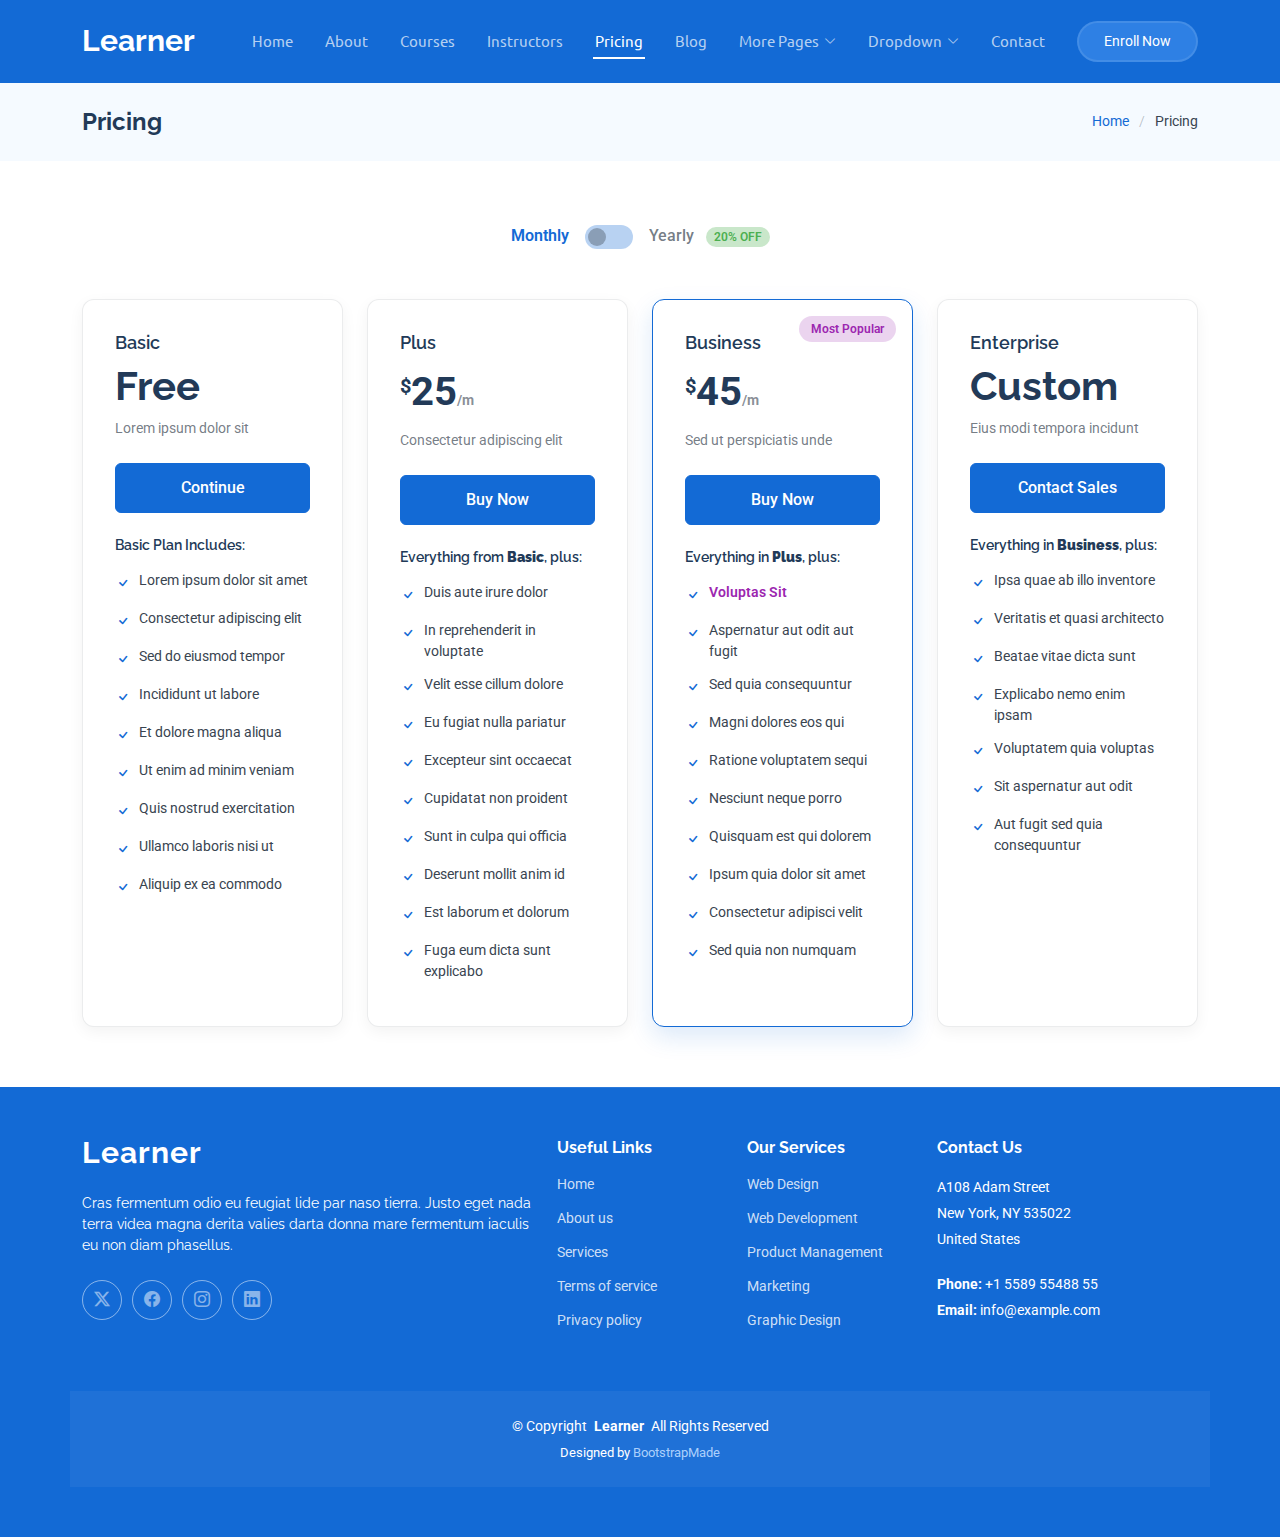
<file: pricing.html>
<!DOCTYPE html>
<html lang="en">

<head>
  <meta charset="utf-8">
  <meta content="width=device-width, initial-scale=1.0" name="viewport">
  <title>Pricing - Learner Bootstrap Template</title>
  <meta name="description" content="">
  <meta name="keywords" content="">

  <!-- Favicons -->
  <link href="assets/img/favicon.png" rel="icon">
  <link href="assets/img/apple-touch-icon.png" rel="apple-touch-icon">

  <!-- Fonts -->
  <link href="https://fonts.googleapis.com" rel="preconnect">
  <link href="https://fonts.gstatic.com" rel="preconnect" crossorigin>
  <link href="https://fonts.googleapis.com/css2?family=Roboto:ital,wght@0,100;0,300;0,400;0,500;0,700;0,900;1,100;1,300;1,400;1,500;1,700;1,900&family=Raleway:ital,wght@0,100;0,200;0,300;0,400;0,500;0,600;0,700;0,800;0,900;1,100;1,200;1,300;1,400;1,500;1,600;1,700;1,800;1,900&family=Ubuntu:ital,wght@0,300;0,400;0,500;0,700;1,300;1,400;1,500;1,700&display=swap" rel="stylesheet">

  <!-- Vendor CSS Files -->
  <link href="assets/vendor/bootstrap/css/bootstrap.min.css" rel="stylesheet">
  <link href="assets/vendor/bootstrap-icons/bootstrap-icons.css" rel="stylesheet">
  <link href="assets/vendor/aos/aos.css" rel="stylesheet">
  <link href="assets/vendor/swiper/swiper-bundle.min.css" rel="stylesheet">

  <!-- Main CSS File -->
  <link href="assets/css/main.css" rel="stylesheet">

  <!-- =======================================================
  * Template Name: Learner
  * Template URL: https://bootstrapmade.com/learner-bootstrap-course-template/
  * Updated: Jul 08 2025 with Bootstrap v5.3.7
  * Author: BootstrapMade.com
  * License: https://bootstrapmade.com/license/
  ======================================================== -->
</head>

<body class="pricing-page">

  <header id="header" class="header d-flex align-items-center sticky-top">
    <div class="container-fluid container-xl position-relative d-flex align-items-center">

      <a href="index.html" class="logo d-flex align-items-center me-auto">
        <!-- Uncomment the line below if you also wish to use an image logo -->
        <!-- <img src="assets/img/logo.webp" alt=""> -->
        <h1 class="sitename">Learner</h1>
      </a>

      <nav id="navmenu" class="navmenu">
        <ul>
          <li><a href="index.html">Home</a></li>
          <li><a href="about.html">About</a></li>
          <li><a href="courses.html">Courses</a></li>
          <li><a href="instructors.html">Instructors</a></li>
          <li><a href="pricing.html" class="active">Pricing</a></li>
          <li><a href="blog.html">Blog</a></li>
          <li class="dropdown"><a href="#"><span>More Pages</span> <i class="bi bi-chevron-down toggle-dropdown"></i></a>
            <ul>
              <li><a href="course-details.html">Course Details</a></li>
              <li><a href="instructor-profile.html">Instructor Profile</a></li>
              <li><a href="events.html">Events</a></li>
              <li><a href="blog-details.html">Blog Details</a></li>
              <li><a href="terms.html">Terms</a></li>
              <li><a href="privacy.html">Privacy</a></li>
              <li><a href="404.html">404</a></li>
            </ul>
          </li>

          <li class="dropdown"><a href="#"><span>Dropdown</span> <i class="bi bi-chevron-down toggle-dropdown"></i></a>
            <ul>
              <li><a href="#">Dropdown 1</a></li>
              <li class="dropdown"><a href="#"><span>Deep Dropdown</span> <i class="bi bi-chevron-down toggle-dropdown"></i></a>
                <ul>
                  <li><a href="#">Deep Dropdown 1</a></li>
                  <li><a href="#">Deep Dropdown 2</a></li>
                  <li><a href="#">Deep Dropdown 3</a></li>
                  <li><a href="#">Deep Dropdown 4</a></li>
                  <li><a href="#">Deep Dropdown 5</a></li>
                </ul>
              </li>
              <li><a href="#">Dropdown 2</a></li>
              <li><a href="#">Dropdown 3</a></li>
              <li><a href="#">Dropdown 4</a></li>
            </ul>
          </li>
          <li><a href="contact.html">Contact</a></li>
        </ul>
        <i class="mobile-nav-toggle d-xl-none bi bi-list"></i>
      </nav>

      <a class="btn-getstarted" href="enroll.html">Enroll Now</a>

    </div>
  </header>

  <main class="main">

    <!-- Page Title -->
    <div class="page-title light-background">
      <div class="container d-lg-flex justify-content-between align-items-center">
        <h1 class="mb-2 mb-lg-0">Pricing</h1>
        <nav class="breadcrumbs">
          <ol>
            <li><a href="index.html">Home</a></li>
            <li class="current">Pricing</li>
          </ol>
        </nav>
      </div>
    </div><!-- End Page Title -->

    <!-- Pricing Section -->
    <section id="pricing" class="pricing section">

      <div class="container pricing-toggle-container" data-aos="fade-up" data-aos-delay="100">

        <!-- Pricing Toggle -->
        <div class="pricing-toggle d-flex align-items-center justify-content-center text-center mb-5">
          <span class="monthly active">Monthly</span>
          <div class="form-check form-switch d-inline-block mx-3">
            <input class="form-check-input" type="checkbox" id="pricingSwitch">
            <label class="form-check-label" for="pricingSwitch"></label>
          </div>
          <span class="yearly">Yearly <span class="badge">20% OFF</span></span>
        </div>

        <!-- Pricing Plans -->
        <div class="row gy-4 justify-content-center">

          <!-- Basic Plan -->
          <div class="col-lg-3 col-md-6" data-aos="fade-up" data-aos-delay="100">
            <div class="pricing-item">
              <div class="pricing-header">
                <h6 class="pricing-category">Basic</h6>
                <div class="price-wrap">
                  <h2 class="price">Free</h2>
                </div>
                <p class="pricing-description">Lorem ipsum dolor sit</p>
              </div>

              <div class="pricing-cta">
                <a href="#" class="btn btn-primary w-100">Continue</a>
              </div>

              <div class="pricing-features">
                <h6>Basic Plan Includes:</h6>
                <ul class="feature-list">
                  <li><i class="bi bi-check"></i> Lorem ipsum dolor sit amet</li>
                  <li><i class="bi bi-check"></i> Consectetur adipiscing elit</li>
                  <li><i class="bi bi-check"></i> Sed do eiusmod tempor</li>
                  <li><i class="bi bi-check"></i> Incididunt ut labore</li>
                  <li><i class="bi bi-check"></i> Et dolore magna aliqua</li>
                  <li><i class="bi bi-check"></i> Ut enim ad minim veniam</li>
                  <li><i class="bi bi-check"></i> Quis nostrud exercitation</li>
                  <li><i class="bi bi-check"></i> Ullamco laboris nisi ut</li>
                  <li><i class="bi bi-check"></i> Aliquip ex ea commodo</li>
                </ul>
              </div>
            </div>
          </div><!-- End Basic Plan -->

          <!-- Plus Plan -->
          <div class="col-lg-3 col-md-6" data-aos="fade-up" data-aos-delay="200">
            <div class="pricing-item">
              <div class="pricing-header">
                <h6 class="pricing-category">Plus</h6>
                <div class="price-wrap">
                  <div class="price monthly">
                    <sup>$</sup>25<span>/m</span>
                  </div>
                  <div class="price yearly">
                    <sup>$</sup>20<span>/m</span>
                  </div>
                </div>
                <p class="pricing-description">Consectetur adipiscing elit</p>
              </div>

              <div class="pricing-cta">
                <a href="#" class="btn btn-primary w-100">Buy Now</a>
              </div>

              <div class="pricing-features">
                <h6>Everything from <strong>Basic</strong>, plus:</h6>
                <ul class="feature-list">
                  <li><i class="bi bi-check"></i> Duis aute irure dolor</li>
                  <li><i class="bi bi-check"></i> In reprehenderit in voluptate</li>
                  <li><i class="bi bi-check"></i> Velit esse cillum dolore</li>
                  <li><i class="bi bi-check"></i> Eu fugiat nulla pariatur</li>
                  <li><i class="bi bi-check"></i> Excepteur sint occaecat</li>
                  <li><i class="bi bi-check"></i> Cupidatat non proident</li>
                  <li><i class="bi bi-check"></i> Sunt in culpa qui officia</li>
                  <li><i class="bi bi-check"></i> Deserunt mollit anim id</li>
                  <li><i class="bi bi-check"></i> Est laborum et dolorum</li>
                  <li><i class="bi bi-check"></i> Fuga eum dicta sunt explicabo</li>
                </ul>
              </div>
            </div>
          </div><!-- End Plus Plan -->

          <!-- Business Plan -->
          <div class="col-lg-3 col-md-6" data-aos="fade-up" data-aos-delay="300">
            <div class="pricing-item popular">
              <div class="popular-badge">Most Popular</div>
              <div class="pricing-header">
                <h6 class="pricing-category">Business</h6>
                <div class="price-wrap">
                  <div class="price monthly">
                    <sup>$</sup>45<span>/m</span>
                  </div>
                  <div class="price yearly">
                    <sup>$</sup>36<span>/m</span>
                  </div>
                </div>
                <p class="pricing-description">Sed ut perspiciatis unde</p>
              </div>

              <div class="pricing-cta">
                <a href="#" class="btn btn-primary w-100">Buy Now</a>
              </div>

              <div class="pricing-features">
                <h6>Everything in <strong>Plus</strong>, plus:</h6>
                <ul class="feature-list">
                  <li><i class="bi bi-check"></i> <span class="feature-highlight">Voluptas Sit</span></li>
                  <li><i class="bi bi-check"></i> Aspernatur aut odit aut fugit</li>
                  <li><i class="bi bi-check"></i> Sed quia consequuntur</li>
                  <li><i class="bi bi-check"></i> Magni dolores eos qui</li>
                  <li><i class="bi bi-check"></i> Ratione voluptatem sequi</li>
                  <li><i class="bi bi-check"></i> Nesciunt neque porro</li>
                  <li><i class="bi bi-check"></i> Quisquam est qui dolorem</li>
                  <li><i class="bi bi-check"></i> Ipsum quia dolor sit amet</li>
                  <li><i class="bi bi-check"></i> Consectetur adipisci velit</li>
                  <li><i class="bi bi-check"></i> Sed quia non numquam</li>
                </ul>
              </div>
            </div>
          </div><!-- End Business Plan -->

          <!-- Enterprise Plan -->
          <div class="col-lg-3 col-md-6" data-aos="fade-up" data-aos-delay="400">
            <div class="pricing-item">
              <div class="pricing-header">
                <h6 class="pricing-category">Enterprise</h6>
                <div class="price-wrap">
                  <h2 class="price">Custom</h2>
                </div>
                <p class="pricing-description">Eius modi tempora incidunt</p>
              </div>

              <div class="pricing-cta">
                <a href="#" class="btn btn-primary w-100">Contact Sales</a>
              </div>

              <div class="pricing-features">
                <h6>Everything in <strong>Business</strong>, plus:</h6>
                <ul class="feature-list">
                  <li><i class="bi bi-check"></i> Ipsa quae ab illo inventore</li>
                  <li><i class="bi bi-check"></i> Veritatis et quasi architecto</li>
                  <li><i class="bi bi-check"></i> Beatae vitae dicta sunt</li>
                  <li><i class="bi bi-check"></i> Explicabo nemo enim ipsam</li>
                  <li><i class="bi bi-check"></i> Voluptatem quia voluptas</li>
                  <li><i class="bi bi-check"></i> Sit aspernatur aut odit</li>
                  <li><i class="bi bi-check"></i> Aut fugit sed quia consequuntur</li>
                </ul>
              </div>
            </div>
          </div><!-- End Enterprise Plan -->

        </div>

      </div>

    </section><!-- /Pricing Section -->

  </main>

  <footer id="footer" class="footer accent-background">

    <div class="container footer-top">
      <div class="row gy-4">
        <div class="col-lg-5 col-md-12 footer-about">
          <a href="index.html" class="logo d-flex align-items-center">
            <span class="sitename">Learner</span>
          </a>
          <p>Cras fermentum odio eu feugiat lide par naso tierra. Justo eget nada terra videa magna derita valies darta donna mare fermentum iaculis eu non diam phasellus.</p>
          <div class="social-links d-flex mt-4">
            <a href=""><i class="bi bi-twitter-x"></i></a>
            <a href=""><i class="bi bi-facebook"></i></a>
            <a href=""><i class="bi bi-instagram"></i></a>
            <a href=""><i class="bi bi-linkedin"></i></a>
          </div>
        </div>

        <div class="col-lg-2 col-6 footer-links">
          <h4>Useful Links</h4>
          <ul>
            <li><a href="#">Home</a></li>
            <li><a href="#">About us</a></li>
            <li><a href="#">Services</a></li>
            <li><a href="#">Terms of service</a></li>
            <li><a href="#">Privacy policy</a></li>
          </ul>
        </div>

        <div class="col-lg-2 col-6 footer-links">
          <h4>Our Services</h4>
          <ul>
            <li><a href="#">Web Design</a></li>
            <li><a href="#">Web Development</a></li>
            <li><a href="#">Product Management</a></li>
            <li><a href="#">Marketing</a></li>
            <li><a href="#">Graphic Design</a></li>
          </ul>
        </div>

        <div class="col-lg-3 col-md-12 footer-contact text-center text-md-start">
          <h4>Contact Us</h4>
          <p>A108 Adam Street</p>
          <p>New York, NY 535022</p>
          <p>United States</p>
          <p class="mt-4"><strong>Phone:</strong> <span>+1 5589 55488 55</span></p>
          <p><strong>Email:</strong> <span>info@example.com</span></p>
        </div>

      </div>
    </div>

    <div class="container copyright text-center mt-4">
      <p>© <span>Copyright</span> <strong class="px-1 sitename">Learner</strong> <span>All Rights Reserved</span></p>
      <div class="credits">
        <!-- All the links in the footer should remain intact. -->
        <!-- You can delete the links only if you've purchased the pro version. -->
        <!-- Licensing information: https://bootstrapmade.com/license/ -->
        <!-- Purchase the pro version with working PHP/AJAX contact form: [buy-url] -->
        Designed by <a href="https://bootstrapmade.com/">BootstrapMade</a>
      </div>
    </div>

  </footer>

  <!-- Scroll Top -->
  <a href="#" id="scroll-top" class="scroll-top d-flex align-items-center justify-content-center"><i class="bi bi-arrow-up-short"></i></a>

  <!-- Preloader -->
  <div id="preloader"></div>

  <!-- Vendor JS Files -->
  <script src="assets/vendor/bootstrap/js/bootstrap.bundle.min.js"></script>
  <script src="assets/vendor/php-email-form/validate.js"></script>
  <script src="assets/vendor/aos/aos.js"></script>
  <script src="assets/vendor/purecounter/purecounter_vanilla.js"></script>
  <script src="assets/vendor/swiper/swiper-bundle.min.js"></script>

  <!-- Main JS File -->
  <script src="assets/js/main.js"></script>

</body>

</html>
</file>
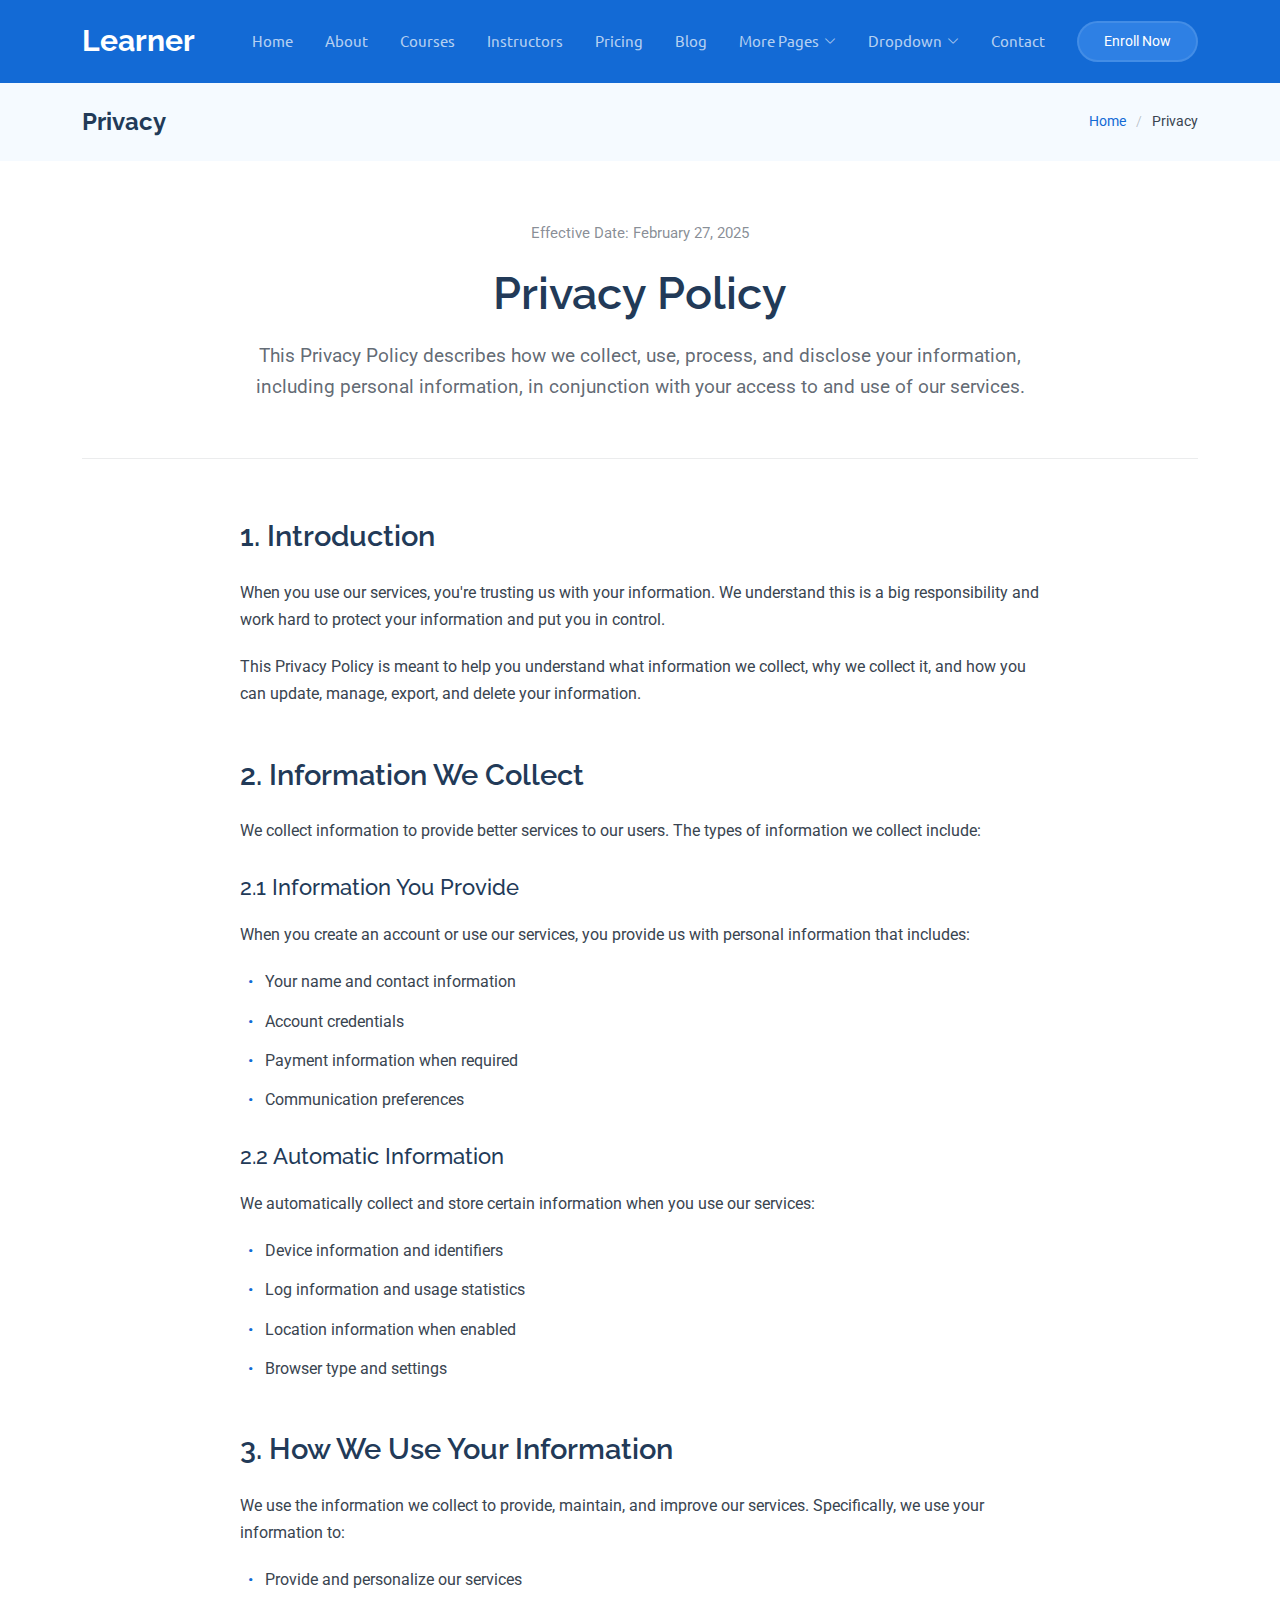
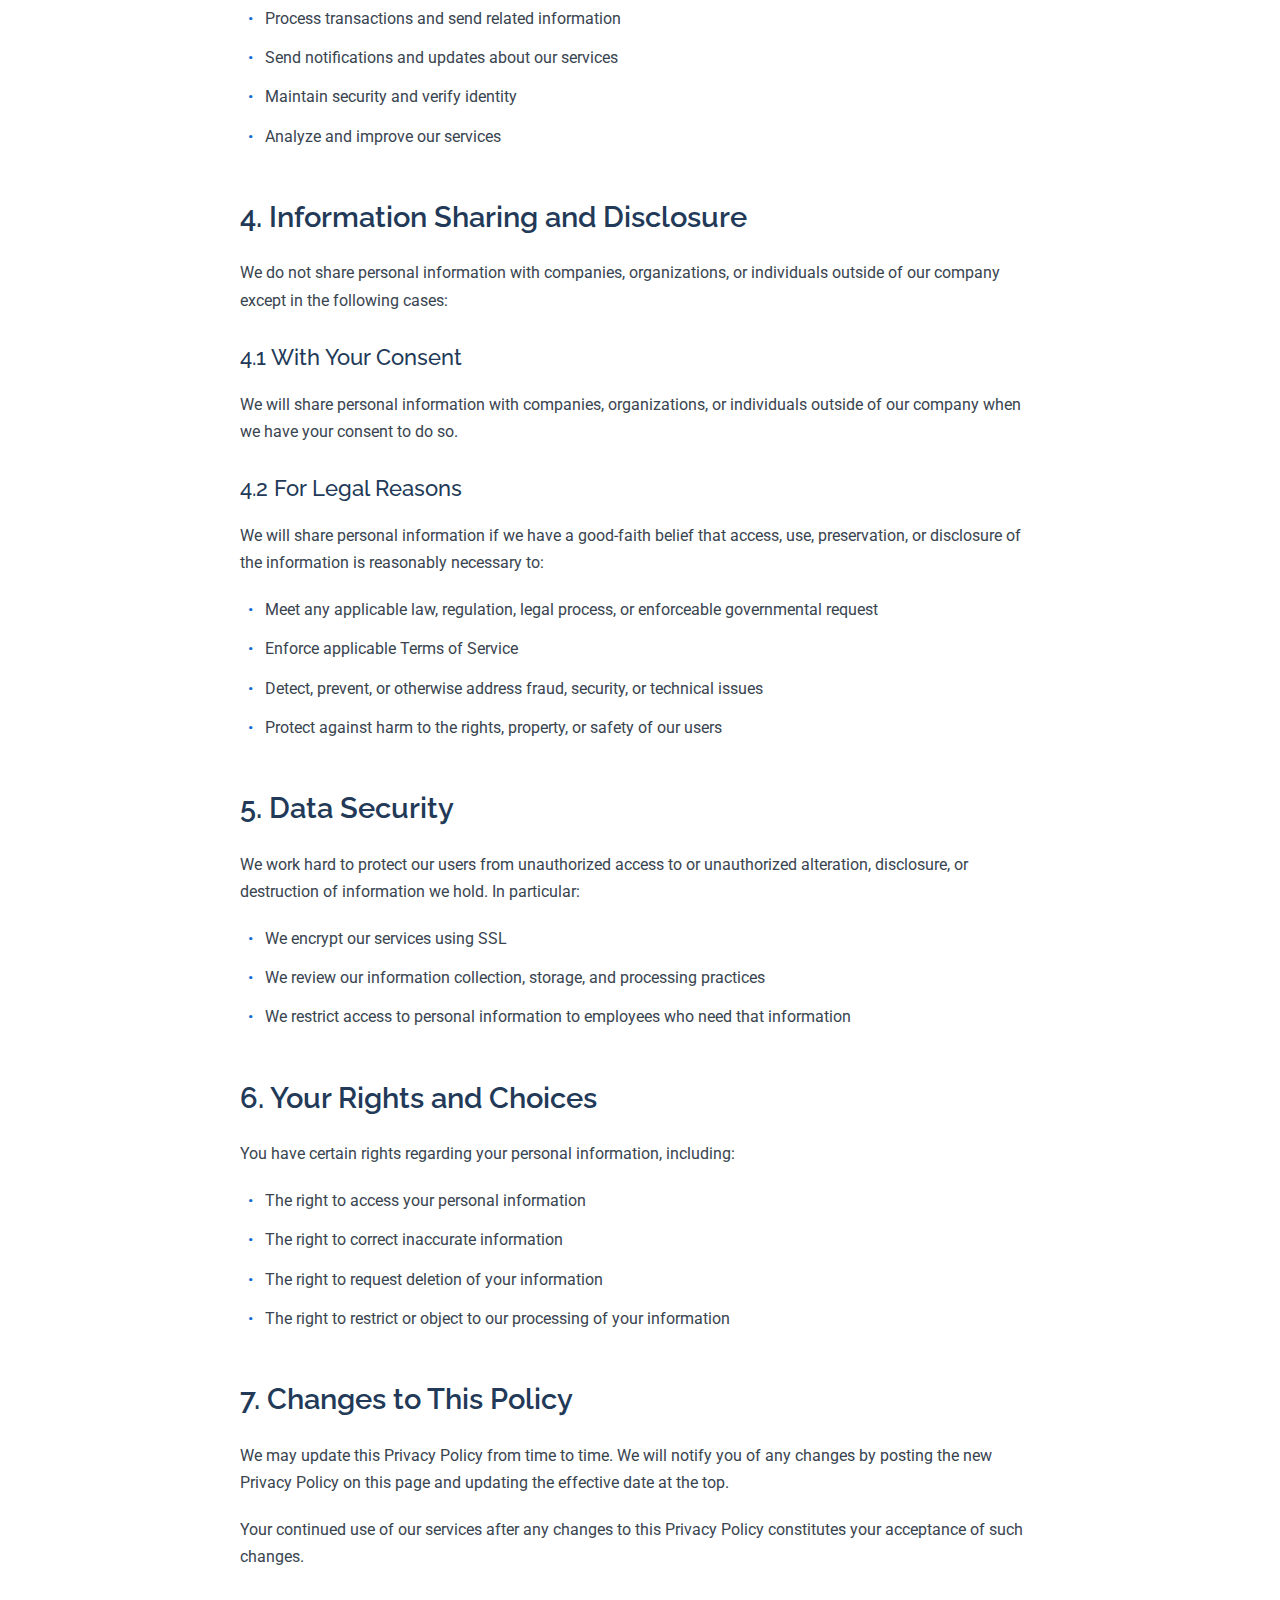
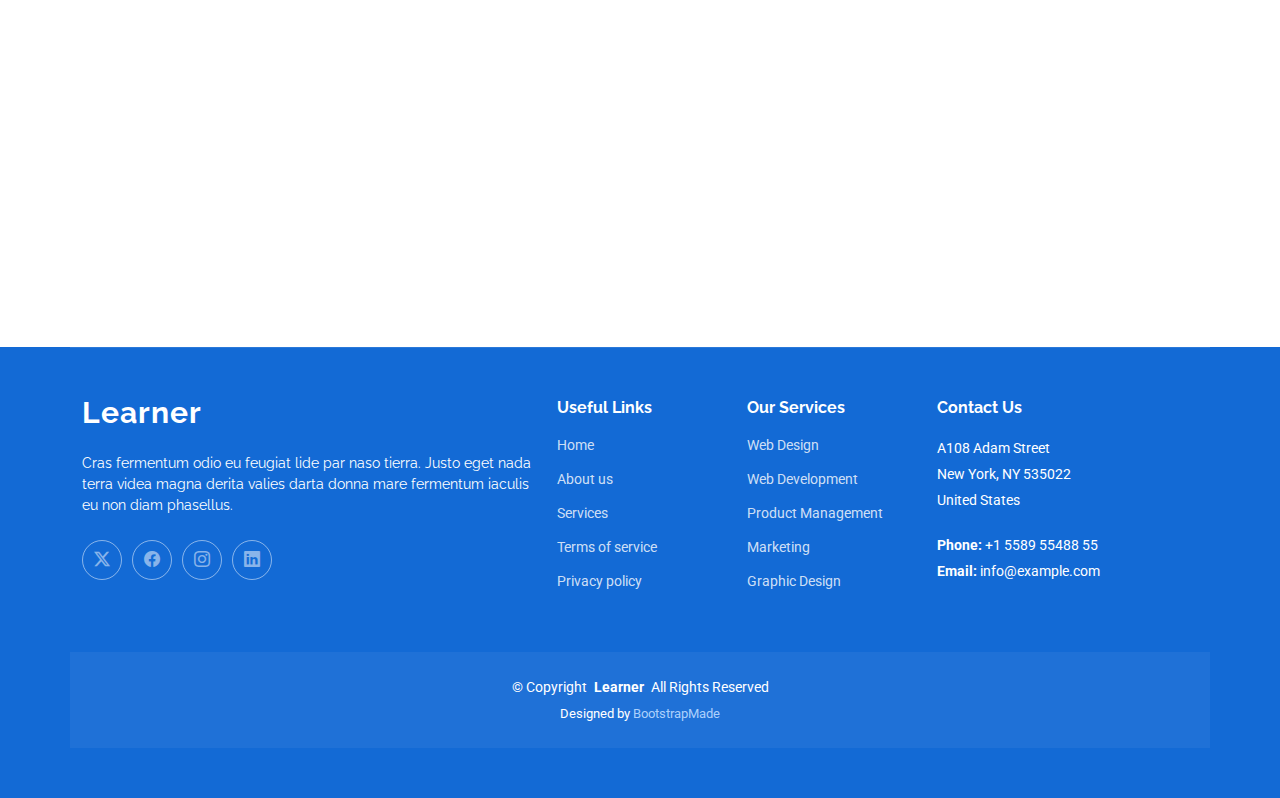
<file: privacy.html>
<!DOCTYPE html>
<html lang="en">

<head>
  <meta charset="utf-8">
  <meta content="width=device-width, initial-scale=1.0" name="viewport">
  <title>Privacy - Learner Bootstrap Template</title>
  <meta name="description" content="">
  <meta name="keywords" content="">

  <!-- Favicons -->
  <link href="assets/img/favicon.png" rel="icon">
  <link href="assets/img/apple-touch-icon.png" rel="apple-touch-icon">

  <!-- Fonts -->
  <link href="https://fonts.googleapis.com" rel="preconnect">
  <link href="https://fonts.gstatic.com" rel="preconnect" crossorigin>
  <link href="https://fonts.googleapis.com/css2?family=Roboto:ital,wght@0,100;0,300;0,400;0,500;0,700;0,900;1,100;1,300;1,400;1,500;1,700;1,900&family=Raleway:ital,wght@0,100;0,200;0,300;0,400;0,500;0,600;0,700;0,800;0,900;1,100;1,200;1,300;1,400;1,500;1,600;1,700;1,800;1,900&family=Ubuntu:ital,wght@0,300;0,400;0,500;0,700;1,300;1,400;1,500;1,700&display=swap" rel="stylesheet">

  <!-- Vendor CSS Files -->
  <link href="assets/vendor/bootstrap/css/bootstrap.min.css" rel="stylesheet">
  <link href="assets/vendor/bootstrap-icons/bootstrap-icons.css" rel="stylesheet">
  <link href="assets/vendor/aos/aos.css" rel="stylesheet">
  <link href="assets/vendor/swiper/swiper-bundle.min.css" rel="stylesheet">

  <!-- Main CSS File -->
  <link href="assets/css/main.css" rel="stylesheet">

  <!-- =======================================================
  * Template Name: Learner
  * Template URL: https://bootstrapmade.com/learner-bootstrap-course-template/
  * Updated: Jul 08 2025 with Bootstrap v5.3.7
  * Author: BootstrapMade.com
  * License: https://bootstrapmade.com/license/
  ======================================================== -->
</head>

<body class="privacy-page">

  <header id="header" class="header d-flex align-items-center sticky-top">
    <div class="container-fluid container-xl position-relative d-flex align-items-center">

      <a href="index.html" class="logo d-flex align-items-center me-auto">
        <!-- Uncomment the line below if you also wish to use an image logo -->
        <!-- <img src="assets/img/logo.webp" alt=""> -->
        <h1 class="sitename">Learner</h1>
      </a>

      <nav id="navmenu" class="navmenu">
        <ul>
          <li><a href="index.html">Home</a></li>
          <li><a href="about.html">About</a></li>
          <li><a href="courses.html">Courses</a></li>
          <li><a href="instructors.html">Instructors</a></li>
          <li><a href="pricing.html">Pricing</a></li>
          <li><a href="blog.html">Blog</a></li>
          <li class="dropdown"><a href="#"><span>More Pages</span> <i class="bi bi-chevron-down toggle-dropdown"></i></a>
            <ul>
              <li><a href="course-details.html">Course Details</a></li>
              <li><a href="instructor-profile.html">Instructor Profile</a></li>
              <li><a href="events.html">Events</a></li>
              <li><a href="blog-details.html">Blog Details</a></li>
              <li><a href="terms.html">Terms</a></li>
              <li><a href="privacy.html" class="active">Privacy</a></li>
              <li><a href="404.html">404</a></li>
            </ul>
          </li>

          <li class="dropdown"><a href="#"><span>Dropdown</span> <i class="bi bi-chevron-down toggle-dropdown"></i></a>
            <ul>
              <li><a href="#">Dropdown 1</a></li>
              <li class="dropdown"><a href="#"><span>Deep Dropdown</span> <i class="bi bi-chevron-down toggle-dropdown"></i></a>
                <ul>
                  <li><a href="#">Deep Dropdown 1</a></li>
                  <li><a href="#">Deep Dropdown 2</a></li>
                  <li><a href="#">Deep Dropdown 3</a></li>
                  <li><a href="#">Deep Dropdown 4</a></li>
                  <li><a href="#">Deep Dropdown 5</a></li>
                </ul>
              </li>
              <li><a href="#">Dropdown 2</a></li>
              <li><a href="#">Dropdown 3</a></li>
              <li><a href="#">Dropdown 4</a></li>
            </ul>
          </li>
          <li><a href="contact.html">Contact</a></li>
        </ul>
        <i class="mobile-nav-toggle d-xl-none bi bi-list"></i>
      </nav>

      <a class="btn-getstarted" href="enroll.html">Enroll Now</a>

    </div>
  </header>

  <main class="main">

    <!-- Page Title -->
    <div class="page-title light-background">
      <div class="container d-lg-flex justify-content-between align-items-center">
        <h1 class="mb-2 mb-lg-0">Privacy</h1>
        <nav class="breadcrumbs">
          <ol>
            <li><a href="index.html">Home</a></li>
            <li class="current">Privacy</li>
          </ol>
        </nav>
      </div>
    </div><!-- End Page Title -->

    <!-- Privacy Section -->
    <section id="privacy" class="privacy section">

      <div class="container" data-aos="fade-up">
        <!-- Header -->
        <div class="privacy-header" data-aos="fade-up">
          <div class="header-content">
            <div class="last-updated">Effective Date: February 27, 2025</div>
            <h1>Privacy Policy</h1>
            <p class="intro-text">This Privacy Policy describes how we collect, use, process, and disclose your information, including personal information, in conjunction with your access to and use of our services.</p>
          </div>
        </div>

        <!-- Main Content -->
        <div class="privacy-content" data-aos="fade-up">
          <!-- Introduction -->
          <div class="content-section">
            <h2>1. Introduction</h2>
            <p>When you use our services, you're trusting us with your information. We understand this is a big responsibility and work hard to protect your information and put you in control.</p>
            <p>This Privacy Policy is meant to help you understand what information we collect, why we collect it, and how you can update, manage, export, and delete your information.</p>
          </div>

          <!-- Information Collection -->
          <div class="content-section">
            <h2>2. Information We Collect</h2>
            <p>We collect information to provide better services to our users. The types of information we collect include:</p>

            <h3>2.1 Information You Provide</h3>
            <p>When you create an account or use our services, you provide us with personal information that includes:</p>
            <ul>
              <li>Your name and contact information</li>
              <li>Account credentials</li>
              <li>Payment information when required</li>
              <li>Communication preferences</li>
            </ul>

            <h3>2.2 Automatic Information</h3>
            <p>We automatically collect and store certain information when you use our services:</p>
            <ul>
              <li>Device information and identifiers</li>
              <li>Log information and usage statistics</li>
              <li>Location information when enabled</li>
              <li>Browser type and settings</li>
            </ul>
          </div>

          <!-- Use of Information -->
          <div class="content-section">
            <h2>3. How We Use Your Information</h2>
            <p>We use the information we collect to provide, maintain, and improve our services. Specifically, we use your information to:</p>
            <ul>
              <li>Provide and personalize our services</li>
              <li>Process transactions and send related information</li>
              <li>Send notifications and updates about our services</li>
              <li>Maintain security and verify identity</li>
              <li>Analyze and improve our services</li>
            </ul>
          </div>

          <!-- Information Sharing -->
          <div class="content-section">
            <h2>4. Information Sharing and Disclosure</h2>
            <p>We do not share personal information with companies, organizations, or individuals outside of our company except in the following cases:</p>

            <h3>4.1 With Your Consent</h3>
            <p>We will share personal information with companies, organizations, or individuals outside of our company when we have your consent to do so.</p>

            <h3>4.2 For Legal Reasons</h3>
            <p>We will share personal information if we have a good-faith belief that access, use, preservation, or disclosure of the information is reasonably necessary to:</p>
            <ul>
              <li>Meet any applicable law, regulation, legal process, or enforceable governmental request</li>
              <li>Enforce applicable Terms of Service</li>
              <li>Detect, prevent, or otherwise address fraud, security, or technical issues</li>
              <li>Protect against harm to the rights, property, or safety of our users</li>
            </ul>
          </div>

          <!-- Data Security -->
          <div class="content-section">
            <h2>5. Data Security</h2>
            <p>We work hard to protect our users from unauthorized access to or unauthorized alteration, disclosure, or destruction of information we hold. In particular:</p>
            <ul>
              <li>We encrypt our services using SSL</li>
              <li>We review our information collection, storage, and processing practices</li>
              <li>We restrict access to personal information to employees who need that information</li>
            </ul>
          </div>

          <!-- Your Rights -->
          <div class="content-section">
            <h2>6. Your Rights and Choices</h2>
            <p>You have certain rights regarding your personal information, including:</p>
            <ul>
              <li>The right to access your personal information</li>
              <li>The right to correct inaccurate information</li>
              <li>The right to request deletion of your information</li>
              <li>The right to restrict or object to our processing of your information</li>
            </ul>
          </div>

          <!-- Policy Updates -->
          <div class="content-section">
            <h2>7. Changes to This Policy</h2>
            <p>We may update this Privacy Policy from time to time. We will notify you of any changes by posting the new Privacy Policy on this page and updating the effective date at the top.</p>
            <p>Your continued use of our services after any changes to this Privacy Policy constitutes your acceptance of such changes.</p>
          </div>
        </div>

        <!-- Contact Section -->
        <div class="privacy-contact" data-aos="fade-up">
          <h2>Contact Us</h2>
          <p>If you have any questions about this Privacy Policy or our practices, please contact us:</p>
          <div class="contact-details">
            <p><strong>Email:</strong> privacy@example.com</p>
            <p><strong>Address:</strong> 123 Privacy Street, Security City, 12345</p>
          </div>
        </div>

      </div>

    </section><!-- /Privacy Section -->

  </main>

  <footer id="footer" class="footer accent-background">

    <div class="container footer-top">
      <div class="row gy-4">
        <div class="col-lg-5 col-md-12 footer-about">
          <a href="index.html" class="logo d-flex align-items-center">
            <span class="sitename">Learner</span>
          </a>
          <p>Cras fermentum odio eu feugiat lide par naso tierra. Justo eget nada terra videa magna derita valies darta donna mare fermentum iaculis eu non diam phasellus.</p>
          <div class="social-links d-flex mt-4">
            <a href=""><i class="bi bi-twitter-x"></i></a>
            <a href=""><i class="bi bi-facebook"></i></a>
            <a href=""><i class="bi bi-instagram"></i></a>
            <a href=""><i class="bi bi-linkedin"></i></a>
          </div>
        </div>

        <div class="col-lg-2 col-6 footer-links">
          <h4>Useful Links</h4>
          <ul>
            <li><a href="#">Home</a></li>
            <li><a href="#">About us</a></li>
            <li><a href="#">Services</a></li>
            <li><a href="#">Terms of service</a></li>
            <li><a href="#">Privacy policy</a></li>
          </ul>
        </div>

        <div class="col-lg-2 col-6 footer-links">
          <h4>Our Services</h4>
          <ul>
            <li><a href="#">Web Design</a></li>
            <li><a href="#">Web Development</a></li>
            <li><a href="#">Product Management</a></li>
            <li><a href="#">Marketing</a></li>
            <li><a href="#">Graphic Design</a></li>
          </ul>
        </div>

        <div class="col-lg-3 col-md-12 footer-contact text-center text-md-start">
          <h4>Contact Us</h4>
          <p>A108 Adam Street</p>
          <p>New York, NY 535022</p>
          <p>United States</p>
          <p class="mt-4"><strong>Phone:</strong> <span>+1 5589 55488 55</span></p>
          <p><strong>Email:</strong> <span>info@example.com</span></p>
        </div>

      </div>
    </div>

    <div class="container copyright text-center mt-4">
      <p>© <span>Copyright</span> <strong class="px-1 sitename">Learner</strong> <span>All Rights Reserved</span></p>
      <div class="credits">
        <!-- All the links in the footer should remain intact. -->
        <!-- You can delete the links only if you've purchased the pro version. -->
        <!-- Licensing information: https://bootstrapmade.com/license/ -->
        <!-- Purchase the pro version with working PHP/AJAX contact form: [buy-url] -->
        Designed by <a href="https://bootstrapmade.com/">BootstrapMade</a>
      </div>
    </div>

  </footer>

  <!-- Scroll Top -->
  <a href="#" id="scroll-top" class="scroll-top d-flex align-items-center justify-content-center"><i class="bi bi-arrow-up-short"></i></a>

  <!-- Preloader -->
  <div id="preloader"></div>

  <!-- Vendor JS Files -->
  <script src="assets/vendor/bootstrap/js/bootstrap.bundle.min.js"></script>
  <script src="assets/vendor/php-email-form/validate.js"></script>
  <script src="assets/vendor/aos/aos.js"></script>
  <script src="assets/vendor/purecounter/purecounter_vanilla.js"></script>
  <script src="assets/vendor/swiper/swiper-bundle.min.js"></script>

  <!-- Main JS File -->
  <script src="assets/js/main.js"></script>

</body>

</html>
</file>
<file: css/about.css>
/* --- ESTILOS ESPECÍFICOS PARA ACERCA DE MÍ (about.html) --- */

/* 1. SECCIÓN PRINCIPAL DEL TUTOR Y TRAYECTORIA */

#about-us .row {
    align-items: center; 
}

/* Contenedor del retrato (para centrado y estructura) */
.tutor-portrait-container {
    margin: 30px auto; 
    max-width: 300px; 
    text-align: center;
}

/* Estilo de la imagen del retrato (circular con borde y sombra sutil) */
.tutor-portrait-container .tutor-portrait {
    border-radius: 50%; 
    width: 250px; 
    height: 250px;
    object-fit: cover; 
    /* Borde que usa el color de tema (cambiado a primary-dark para más contraste) */
    border: 4px solid var(--color-primary-dark); 
    box-shadow: 0 4px 10px rgba(0, 0, 0, 0.15); 
    display: block;
    margin: 0 auto 10px;
}

.tutor-portrait-container h4 {
    font-weight: 800; 
    color: var(--color-text-dark);
    margin-bottom: 5px;
}

.tutor-portrait-container span {
    display: block;
    color: var(--color-primary); 
    font-weight: 600;
    margin-bottom: 20px;
    font-size: 1.05rem;
}

/* Estilo para centrar el botón con el estilo 'read-more' o 'btn-getstarted' */
.btn-block-center {
    margin: 0 auto;
    max-width: 250px;
    text-align: center;
}

/* Estilos para la lista de Trayectoria (columna derecha) */
#about-us .content ul {
    list-style: none;
    padding-left: 0;
    margin-top: 20px;
    margin-bottom: 25px;
}

#about-us .content ul li {
    padding-bottom: 10px;
    color: var(--color-text-light);
    font-size: 16px;
    line-height: 1.6;
}

#about-us .content ul li i {
    font-size: 18px;
    margin-right: 10px;
    color: var(--color-primary); /* Iconos de check con color primario */
}


/* 2. ESTILOS PARA MISIÓN Y VISIÓN */

.mission-vision {
    padding: 60px 0; /* Asegura un buen espacio entre secciones */
}

.mission-vision .vision-box,
.mission-vision .mission-box {
    padding: 35px;
    border: none;
    border-radius: 10px; 
    height: 100%;
    transition: all 0.4s ease-in-out;
    background-color: #ffffff; /* Fondo blanco puro */
    /* Sombra más notable pero elegante */
    box-shadow: 0 10px 30px rgba(0, 0, 0, 0.08); 
    text-align: center;
}

.mission-vision .vision-box:hover,
.mission-vision .mission-box:hover {
    box-shadow: 0 15px 40px rgba(0, 0, 0, 0.15);
    transform: translateY(-8px); /* Efecto hover mejorado */
}

.mission-vision i {
    font-size: 48px; 
    color: var(--color-primary); 
    margin-bottom: 15px;
    display: inline-block;
    line-height: 1;
}

.mission-vision h4 {
    font-size: 22px;
    font-weight: 700;
    margin-bottom: 15px;
    color: var(--color-primary-dark); 
}

.mission-vision p {
    font-size: 15px;
    color: var(--color-text-light);
    line-height: 1.7;
}


/* 3. ESTILOS PARA LA SECCIÓN DE HABILIDADES Y METODOLOGÍA */

.skills .skills-title {
    font-size: 24px;
    font-weight: 700;
    color: var(--color-primary-dark);
    margin-bottom: 25px;
}

/* Estilos de la barra de progreso */
.skills .skills-content {
    padding: 0 50px 15px 50px;
}

/* Contenedor de la barra */
.skills .progress {
    height: 12px;
    display: block;
    background: #e9ecef; /* Color de fondo de la barra */
    border-radius: 50px;
    margin-bottom: 20px;
}

.skills .progress .skill {
    padding: 0;
    margin: 0 0 6px 0;
    text-transform: uppercase;
    display: block;
    font-weight: 600;
    font-family: "Roboto", sans-serif;
    color: var(--color-text-dark);
}

.skills .progress .skill .val {
    float: right;
    font-style: normal;
}

/* La barra de color */
.skills .progress-bar {
    background-color: var(--color-primary); /* Color de progreso con el color primario */
    transition: 0.9s;
}

/* Estilos del Acordeón (Metodología) */
.methodology-item {
    border: none;
    margin-bottom: 10px; 
    border-radius: 6px;
    overflow: hidden; 
    box-shadow: 0 2px 10px rgba(0, 0, 0, 0.05);
}

.methodology-item .accordion-button {
    font-weight: 600;
    color: var(--color-text-dark);
    font-size: 16px;
    background-color: #ffffff; /* Fondo claro para el botón */
    padding: 15px 20px;
    border-bottom: 1px solid rgba(0, 0, 0, 0.05);
}

.methodology-item .accordion-button:not(.collapsed) {
    color: var(--color-primary-dark);
    background-color: var(--color-background); /* Fondo ligeramente diferente al estar activo */
    box-shadow: none;
}

.methodology-item i {
    font-size: 20px;
    margin-right: 15px;
    color: var(--color-primary);
}

.methodology-item .accordion-body {
    padding: 15px 20px;
    background-color: #ffffff;
    color: var(--color-text-light);
    font-size: 15px;
}
</file>
<file: css/enroll.css>
/* --- CONFIGURACIÓN DE VARIABLES GLOBALES (Asegúrate de que existan) --- */
:root {
    --color-primary: #4a90e2; /* Un azul primario atractivo */
    --color-primary-dark: #3a7bd5; /* Una versión más oscura del primario */
    --color-primary-light: #7cb1ee; /* Una versión más clara del primario */
    --color-text-dark: #343a40;
    --color-text-light: #6c757d;

    /* Nuevas Variables para Neumorfismo */
    --neumorphic-base: #e0e5ec; /* Fondo principal muy claro */
    --neumorphic-light: #ffffff; /* Para sombras claras (resaltado) */
    --neumorphic-dark: #a3b1c6; /* Para sombras oscuras (hundimiento) */
}


/* ======================================= */
/* === 3. ESTILOS INSCRIPCIÓN (ENROLL.HTML) - ESTILO NEUMÓRFICO (SOFT UI) === */
/* ======================================= */

/* Contenedor principal del formulario (Efecto Extruido) */
.enrollment-form-wrapper {
    background: var(--neumorphic-base);
    /* REDUCIDO: de 50px a 40px */
    padding: 40px; 
    border-radius: 25px; 
    /* Sombra Neumórfica de "Extruido" */
    box-shadow: 10px 10px 20px var(--neumorphic-dark), 
                -10px -10px 20px var(--neumorphic-light); 
}

.enrollment-header h2 {
    color: var(--color-primary-dark);
    font-weight: 900;
    /* REDUCIDO: de 36px a 30px */
    font-size: 30px; 
    margin-bottom: 5px;
}
.enrollment-header p {
    color: var(--color-text-light);
    font-size: 16px;
    margin-bottom: 40px;
}

/* Títulos de sección */
.enrollment-form h4 {
    /* REDUCIDO: de 1.4rem a 1.3rem */
    font-size: 1.3rem; 
    font-weight: 700;
    color: var(--color-text-dark);
    margin-top: 35px;
    margin-bottom: 25px;
    padding-bottom: 5px;
    border-bottom: 2px solid var(--color-primary); 
}

/* Estilo de los Labels */
.enrollment-form .form-label {
    font-weight: 600;
    color: var(--color-text-dark);
    margin-bottom: 6px;
    font-size: 15px;
}

/* Estilo de los Inputs y Selects: Neumorfismo "Presionado" */
.enrollment-form .form-control,
.enrollment-form .form-select,
.enrollment-form textarea {
    border-radius: 15px;
    /* LIGERAMENTE REDUCIDO: de 14px a 12px de padding vertical */
    padding: 12px 18px; 
    border: none;
    background-color: var(--neumorphic-base);
    /* Sombra de "Presionado" (Inset Shadow) */
    box-shadow: inset 5px 5px 10px var(--neumorphic-dark),
                inset -5px -5px 10px var(--neumorphic-light);
    transition: all 0.3s ease-in-out;
}

.enrollment-form .form-control:focus,
.enrollment-form .form-select:focus,
.enrollment-form textarea:focus {
    /* Mantenemos el efecto de hundimiento pero añadimos un contorno de color */
    box-shadow: inset 6px 6px 12px var(--neumorphic-dark),
                inset -6px -6px 12px var(--neumorphic-light);
    outline: 1px solid var(--color-primary); 
    border: none;
}

/* -------------------------------------- */
/* Estilo del selector de Horario y Metas (Neumorfismo para Radio Buttons) */
/* -------------------------------------- */

.custom-radio-group {
    display: flex;
    gap: 15px;
    flex-wrap: wrap; 
    margin-top: 10px;
}

.custom-radio-item {
    flex: 1 1 30%; /* Permite 2 o 3 items por fila, dependiendo del espacio */
    min-width: 140px; 
}

.custom-radio-item .form-check-label {
    display: block;
    /* LIGERAMENTE REDUCIDO: de 15px a 12px de padding vertical */
    padding: 12px 10px; 
    border-radius: 15px;
    cursor: pointer;
    transition: all 0.3s;
    text-align: center;
    font-weight: 600;
    color: var(--color-text-dark);
    background-color: var(--neumorphic-base);
    /* Sombra Extruida por defecto */
    box-shadow: 5px 5px 10px var(--neumorphic-dark),
                -5px -5px 10px var(--neumorphic-light); 
    border: none;
}

.custom-radio-item .form-check-input:checked + .form-check-label {
    /* El elemento seleccionado usa el color primario con sombra hundida */
    background-color: var(--color-primary); 
    color: #fff;
    box-shadow: inset 5px 5px 10px var(--color-primary-dark), 
                inset -5px -5px 10px var(--color-primary-light);
    transform: scale(0.98); 
}

.custom-radio-item .form-check-input {
    display: none; 
}


/* -------------------------------------- */
/* Estilo del Botón de Envío (Neumorfismo de color llamativo) */
/* -------------------------------------- */

.boton-inscripcion-adaptado {
    /* LIGERAMENTE REDUCIDO: de 18px a 16px de padding vertical y de 40px a 35px de padding horizontal */
    padding: 16px 35px; 
    font-size: 18px;
    border-radius: 20px; 
    background: var(--color-primary);
    color: #fff;
    border: none;
    transition: all 0.3s;
    font-weight: 800;
    /* Sombra Extruida con color primario */
    box-shadow: 8px 8px 16px rgba(74, 144, 226, 0.4),
                -8px -8px 16px rgba(124, 177, 238, 0.4);
    width: 100%;
    max-width: 450px; 
    margin: 40px auto 0;
    display: block;
    text-transform: uppercase;
    letter-spacing: 1px;
}

.boton-inscripcion-adaptado:hover {
    background: var(--color-primary-dark);
    /* Presionado al pasar el ratón */
    box-shadow: inset 4px 4px 8px var(--color-primary-dark),
                inset -4px -4px 8px var(--color-primary-light);
    transform: scale(0.99);
}

/* Estilos para las características (Columna debajo del formulario) */
.features-wrapper {
    background: var(--neumorphic-base); 
    /* REDUCIDO: de 40px a 35px */
    padding: 35px;
    border-radius: 20px;
    /* Aplicamos la misma sombra para integrar el contenedor en el estilo */
    box-shadow: 8px 8px 15px var(--neumorphic-dark),
                -8px -8px 15px var(--neumorphic-light); 
    border: none;
}
/* Estilo de los íconos Neumórficos dentro de las características */
.features-wrapper .feature-item i {
    font-size: 30px;
    color: var(--color-primary);
    margin-right: 15px;
    background: var(--neumorphic-base);
    padding: 10px;
    border-radius: 50%;
    /* Efecto "Presionado" en el ícono */
    box-shadow: inset 2px 2px 4px var(--neumorphic-dark),
                inset -2px -2px 4px var(--neumorphic-light);
}

.features-wrapper .feature-item h3 {
    font-weight: 800;
}
</file>
<file: assets/css/main.css>
/**
* Template Name: Learner
* Template URL: https://bootstrapmade.com/learner-bootstrap-course-template/
* Updated: Jul 08 2025 with Bootstrap v5.3.7
* Author: BootstrapMade.com
* License: https://bootstrapmade.com/license/
*/

@charset "UTF-8";

/*--------------------------------------------------------------
# Font & Color Variables
# Help: https://bootstrapmade.com/color-system/
--------------------------------------------------------------*/
/* Fonts */
:root {
  --default-font: "Roboto",  system-ui, -apple-system, "Segoe UI", Roboto, "Helvetica Neue", Arial, "Noto Sans", "Liberation Sans", sans-serif, "Apple Color Emoji", "Segoe UI Emoji", "Segoe UI Symbol", "Noto Color Emoji";
  --heading-font: "Raleway",  sans-serif;
  --nav-font: "Ubuntu",  sans-serif;
}

/* Global Colors - The following color variables are used throughout the website. Updating them here will change the color scheme of the entire website */
:root { 
  --background-color: #ffffff; /* Background color for the entire website, including individual sections */
  --default-color: #394450; /* Default color used for the majority of the text content across the entire website */
  --heading-color: #223a58; /* Color for headings, subheadings and title throughout the website */
  --accent-color: #136ad5; /* Accent color that represents your brand on the website. It's used for buttons, links, and other elements that need to stand out */
  --surface-color: #ffffff; /* The surface color is used as a background of boxed elements within sections, such as cards, icon boxes, or other elements that require a visual separation from the global background. */
  --contrast-color: #ffffff; /* Contrast color for text, ensuring readability against backgrounds of accent, heading, or default colors. */
}

/* Nav Menu Colors - The following color variables are used specifically for the navigation menu. They are separate from the global colors to allow for more customization options */
:root {
  --nav-color: rgba(255, 255, 255, 0.7);  /* The default color of the main navmenu links */
  --nav-hover-color: #ffffff; /* Applied to main navmenu links when they are hovered over or active */
  --nav-mobile-background-color: #ffffff; /* Used as the background color for mobile navigation menu */
  --nav-dropdown-background-color: #ffffff; /* Used as the background color for dropdown items that appear when hovering over primary navigation items */
  --nav-dropdown-color: #394450; /* Used for navigation links of the dropdown items in the navigation menu. */
  --nav-dropdown-hover-color: #136ad5; /* Similar to --nav-hover-color, this color is applied to dropdown navigation links when they are hovered over. */
}

/* Color Presets - These classes override global colors when applied to any section or element, providing reuse of the sam color scheme. */

.light-background {
  --background-color: #f5faff;
  --surface-color: #ffffff;
}

.dark-background {
  --background-color: #060606;
  --default-color: #ffffff;
  --heading-color: #ffffff;
  --surface-color: #252525;
  --contrast-color: #ffffff;
}

.accent-background {
  --background-color: #136ad5;
  --default-color: #ffffff;
  --heading-color: #ffffff;
  --accent-color: #acd0fc;
  --surface-color: #4188de;
  --contrast-color: #ffffff;
}

/* Smooth scroll */
:root {
  scroll-behavior: smooth;
}

/*--------------------------------------------------------------
# General Styling & Shared Classes
--------------------------------------------------------------*/
body {
  color: var(--default-color);
  background-color: var(--background-color);
  font-family: var(--default-font);
}

a {
  color: var(--accent-color);
  text-decoration: none;
  transition: 0.3s;
}

a:hover {
  color: color-mix(in srgb, var(--accent-color), transparent 25%);
  text-decoration: none;
}

h1,
h2,
h3,
h4,
h5,
h6 {
  color: var(--heading-color);
  font-family: var(--heading-font);
}

/* PHP Email Form Messages
------------------------------*/
.php-email-form .error-message {
  display: none;
  background: #df1529;
  color: #ffffff;
  text-align: left;
  padding: 15px;
  margin-bottom: 24px;
  font-weight: 600;
}

.php-email-form .sent-message {
  display: none;
  color: #ffffff;
  background: #059652;
  text-align: center;
  padding: 15px;
  margin-bottom: 24px;
  font-weight: 600;
}

.php-email-form .loading {
  display: none;
  background: var(--surface-color);
  text-align: center;
  padding: 15px;
  margin-bottom: 24px;
}

.php-email-form .loading:before {
  content: "";
  display: inline-block;
  border-radius: 50%;
  width: 24px;
  height: 24px;
  margin: 0 10px -6px 0;
  border: 3px solid var(--accent-color);
  border-top-color: var(--surface-color);
  animation: php-email-form-loading 1s linear infinite;
}

@keyframes php-email-form-loading {
  0% {
    transform: rotate(0deg);
  }

  100% {
    transform: rotate(360deg);
  }
}

/*--------------------------------------------------------------
# Global Header
--------------------------------------------------------------*/
.header {
  --background-color: #136ad5;
  --default-color: #ffffff;
  --heading-color: #ffffff;
  --accent-color: #2e80e4;
  color: var(--default-color);
  background-color: var(--background-color);
  padding: 15px 0;
  transition: all 0.5s;
  z-index: 997;
}

.header .logo {
  line-height: 1;
}

.header .logo img {
  max-height: 36px;
  margin-right: 8px;
}

.header .logo h1 {
  font-size: 30px;
  margin: 0;
  font-weight: 700;
  color: var(--heading-color);
}

.header .btn-getstarted,
.header .btn-getstarted:focus {
  color: var(--contrast-color);
  background: var(--accent-color);
  font-size: 14px;
  padding: 8px 25px;
  margin: 0 0 0 30px;
  border-radius: 50px;
  transition: 0.3s;
  border: 2px solid color-mix(in srgb, var(--contrast-color), transparent 90%);
}

.header .btn-getstarted:hover,
.header .btn-getstarted:focus:hover {
  color: var(--contrast-color);
  background: color-mix(in srgb, var(--contrast-color), transparent 90%);
}

@media (max-width: 1200px) {
  .header .logo {
    order: 1;
  }

  .header .btn-getstarted {
    order: 2;
    margin: 0 15px 0 0;
    padding: 6px 15px;
  }

  .header .navmenu {
    order: 3;
  }
}

.scrolled .header {
  box-shadow: 0px 0 18px rgba(0, 0, 0, 0.1);
}

/*--------------------------------------------------------------
# Navigation Menu
--------------------------------------------------------------*/
/* Desktop Navigation */
@media (min-width: 1200px) {
  .navmenu {
    padding: 0;
  }

  .navmenu ul {
    margin: 0;
    padding: 0;
    display: flex;
    list-style: none;
    align-items: center;
  }

  .navmenu li {
    position: relative;
  }

  .navmenu>ul>li {
    white-space: nowrap;
    padding: 15px 14px;
  }

  .navmenu>ul>li:last-child {
    padding-right: 0;
  }

  .navmenu a,
  .navmenu a:focus {
    color: var(--nav-color);
    font-size: 15px;
    padding: 0 2px;
    font-family: var(--nav-font);
    font-weight: 400;
    display: flex;
    align-items: center;
    justify-content: space-between;
    white-space: nowrap;
    transition: 0.3s;
    position: relative;
  }

  .navmenu a i,
  .navmenu a:focus i {
    font-size: 12px;
    line-height: 0;
    margin-left: 5px;
    transition: 0.3s;
  }

  .navmenu>ul>li>a:before {
    content: "";
    position: absolute;
    height: 2px;
    bottom: -6px;
    left: 0;
    background-color: var(--nav-hover-color);
    visibility: hidden;
    width: 0px;
    transition: all 0.3s ease-in-out 0s;
  }

  .navmenu a:hover:before,
  .navmenu li:hover>a:before,
  .navmenu .active:before {
    visibility: visible;
    width: 100%;
  }

  .navmenu li:hover>a,
  .navmenu .active,
  .navmenu .active:focus {
    color: var(--nav-hover-color);
  }

  .navmenu .dropdown ul {
    margin: 0;
    padding: 10px 0;
    background: var(--nav-dropdown-background-color);
    display: block;
    position: absolute;
    visibility: hidden;
    left: 14px;
    top: 130%;
    opacity: 0;
    transition: 0.3s;
    border-radius: 4px;
    z-index: 99;
    box-shadow: 0px 0px 30px rgba(0, 0, 0, 0.1);
  }

  .navmenu .dropdown ul li {
    min-width: 200px;
  }

  .navmenu .dropdown ul a {
    padding: 10px 20px;
    font-size: 15px;
    text-transform: none;
    color: var(--nav-dropdown-color);
  }

  .navmenu .dropdown ul a i {
    font-size: 12px;
  }

  .navmenu .dropdown ul a:hover,
  .navmenu .dropdown ul .active:hover,
  .navmenu .dropdown ul .active,
  .navmenu .dropdown ul li:hover>a {
    color: var(--nav-dropdown-hover-color);
  }

  .navmenu .dropdown:hover>ul {
    opacity: 1;
    top: 100%;
    visibility: visible;
  }

  .navmenu .dropdown .dropdown ul {
    top: 0;
    left: -90%;
    visibility: hidden;
  }

  .navmenu .dropdown .dropdown:hover>ul {
    opacity: 1;
    top: 0;
    left: -100%;
    visibility: visible;
  }
}

/* Mobile Navigation */
@media (max-width: 1199px) {
  .mobile-nav-toggle {
    color: var(--nav-color);
    font-size: 28px;
    line-height: 0;
    margin-right: 10px;
    cursor: pointer;
    transition: color 0.3s;
  }

  .navmenu {
    padding: 0;
    z-index: 9997;
  }

  .navmenu ul {
    display: none;
    list-style: none;
    position: absolute;
    inset: 60px 20px 20px 20px;
    padding: 10px 0;
    margin: 0;
    border-radius: 6px;
    background-color: var(--nav-mobile-background-color);
    border: 1px solid color-mix(in srgb, var(--default-color), transparent 90%);
    box-shadow: none;
    overflow-y: auto;
    transition: 0.3s;
    z-index: 9998;
  }

  .navmenu a,
  .navmenu a:focus {
    color: var(--nav-dropdown-color);
    padding: 10px 20px;
    font-family: var(--nav-font);
    font-size: 17px;
    font-weight: 500;
    display: flex;
    align-items: center;
    justify-content: space-between;
    white-space: nowrap;
    transition: 0.3s;
  }

  .navmenu a i,
  .navmenu a:focus i {
    font-size: 12px;
    line-height: 0;
    margin-left: 5px;
    width: 30px;
    height: 30px;
    display: flex;
    align-items: center;
    justify-content: center;
    border-radius: 50%;
    transition: 0.3s;
    background-color: color-mix(in srgb, var(--accent-color), transparent 90%);
  }

  .navmenu a i:hover,
  .navmenu a:focus i:hover {
    background-color: var(--accent-color);
    color: var(--contrast-color);
  }

  .navmenu a:hover,
  .navmenu .active,
  .navmenu .active:focus {
    color: var(--nav-dropdown-hover-color);
  }

  .navmenu .active i,
  .navmenu .active:focus i {
    background-color: var(--accent-color);
    color: var(--contrast-color);
    transform: rotate(180deg);
  }

  .navmenu .dropdown ul {
    position: static;
    display: none;
    z-index: 99;
    padding: 10px 0;
    margin: 10px 20px;
    background-color: var(--nav-dropdown-background-color);
    transition: all 0.5s ease-in-out;
  }

  .navmenu .dropdown ul ul {
    background-color: rgba(33, 37, 41, 0.1);
  }

  .navmenu .dropdown>.dropdown-active {
    display: block;
    background-color: rgba(33, 37, 41, 0.03);
  }

  .mobile-nav-active {
    overflow: hidden;
  }

  .mobile-nav-active .mobile-nav-toggle {
    color: #fff;
    position: absolute;
    font-size: 32px;
    top: 15px;
    right: 15px;
    margin-right: 0;
    z-index: 9999;
  }

  .mobile-nav-active .navmenu {
    position: fixed;
    overflow: hidden;
    inset: 0;
    background: rgba(33, 37, 41, 0.8);
    transition: 0.3s;
  }

  .mobile-nav-active .navmenu>ul {
    display: block;
  }
}

/*--------------------------------------------------------------
# Global Footer
--------------------------------------------------------------*/
.footer {
  color: var(--default-color);
  background-color: var(--background-color);
  font-size: 14px;
  padding-bottom: 50px;
  position: relative;
}

.footer .footer-top {
  padding-top: 50px;
  border-top: 1px solid color-mix(in srgb, var(--default-color), transparent 90%);
}

.footer .footer-about .logo {
  line-height: 1;
  margin-bottom: 25px;
}

.footer .footer-about .logo img {
  max-height: 40px;
  margin-right: 6px;
}

.footer .footer-about .logo span {
  color: var(--heading-color);
  font-size: 30px;
  font-weight: 700;
  letter-spacing: 1px;
  font-family: var(--heading-font);
}

.footer .footer-about p {
  font-size: 14px;
  font-family: var(--heading-font);
}

.footer .social-links a {
  display: flex;
  align-items: center;
  justify-content: center;
  width: 40px;
  height: 40px;
  border-radius: 50%;
  border: 1px solid color-mix(in srgb, var(--default-color), transparent 50%);
  font-size: 16px;
  color: color-mix(in srgb, var(--default-color), transparent 50%);
  margin-right: 10px;
  transition: 0.3s;
}

.footer .social-links a:hover {
  color: var(--accent-color);
  border-color: var(--accent-color);
}

.footer h4 {
  font-size: 16px;
  font-weight: bold;
  position: relative;
  padding-bottom: 12px;
}

.footer .footer-links {
  margin-bottom: 30px;
}

.footer .footer-links ul {
  list-style: none;
  padding: 0;
  margin: 0;
}

.footer .footer-links ul i {
  padding-right: 2px;
  font-size: 12px;
  line-height: 0;
}

.footer .footer-links ul li {
  padding: 10px 0;
  display: flex;
  align-items: center;
}

.footer .footer-links ul li:first-child {
  padding-top: 0;
}

.footer .footer-links ul a {
  color: color-mix(in srgb, var(--default-color), transparent 20%);
  display: inline-block;
  line-height: 1;
}

.footer .footer-links ul a:hover {
  color: var(--accent-color);
}

.footer .footer-contact p {
  margin-bottom: 5px;
}

.footer .copyright {
  padding-top: 25px;
  padding-bottom: 25px;
  background-color: color-mix(in srgb, var(--default-color), transparent 95%);
}

.footer .copyright p {
  margin-bottom: 0;
}

.footer .credits {
  margin-top: 6px;
  font-size: 13px;
}

/*--------------------------------------------------------------
# Preloader
--------------------------------------------------------------*/
#preloader {
  position: fixed;
  inset: 0;
  z-index: 999999;
  overflow: hidden;
  background: var(--background-color);
  transition: all 0.6s ease-out;
}

#preloader:before {
  content: "";
  position: fixed;
  top: calc(50% - 30px);
  left: calc(50% - 30px);
  border: 6px solid #ffffff;
  border-color: var(--accent-color) transparent var(--accent-color) transparent;
  border-radius: 50%;
  width: 60px;
  height: 60px;
  animation: animate-preloader 1.5s linear infinite;
}

@keyframes animate-preloader {
  0% {
    transform: rotate(0deg);
  }

  100% {
    transform: rotate(360deg);
  }
}

/*--------------------------------------------------------------
# Scroll Top Button
--------------------------------------------------------------*/
.scroll-top {
  position: fixed;
  visibility: hidden;
  opacity: 0;
  right: 15px;
  bottom: 15px;
  z-index: 99999;
  background-color: var(--accent-color);
  width: 40px;
  height: 40px;
  border-radius: 4px;
  transition: all 0.4s;
}

.scroll-top i {
  font-size: 24px;
  color: var(--contrast-color);
  line-height: 0;
}

.scroll-top:hover {
  background-color: color-mix(in srgb, var(--accent-color), transparent 20%);
  color: var(--contrast-color);
}

.scroll-top.active {
  visibility: visible;
  opacity: 1;
}

/*--------------------------------------------------------------
# Disable aos animation delay on mobile devices
--------------------------------------------------------------*/
@media screen and (max-width: 768px) {
  [data-aos-delay] {
    transition-delay: 0 !important;
  }
}

/*--------------------------------------------------------------
# Global Page Titles & Breadcrumbs
--------------------------------------------------------------*/
.page-title {
  color: var(--default-color);
  background-color: var(--background-color);
  padding: 25px 0;
  position: relative;
}

.page-title h1 {
  font-size: 24px;
  font-weight: 700;
}

.page-title .breadcrumbs ol {
  display: flex;
  flex-wrap: wrap;
  list-style: none;
  padding: 0;
  margin: 0;
  font-size: 14px;
  font-weight: 400;
}

.page-title .breadcrumbs ol li+li {
  padding-left: 10px;
}

.page-title .breadcrumbs ol li+li::before {
  content: "/";
  display: inline-block;
  padding-right: 10px;
  color: color-mix(in srgb, var(--default-color), transparent 70%);
}

/*--------------------------------------------------------------
# Global Sections
--------------------------------------------------------------*/
section,
.section {
  color: var(--default-color);
  background-color: var(--background-color);
  padding: 60px 0;
  scroll-margin-top: 90px;
  overflow: clip;
}

@media (max-width: 1199px) {

  section,
  .section {
    scroll-margin-top: 66px;
  }
}

/*--------------------------------------------------------------
# Global Section Titles
--------------------------------------------------------------*/
.section-title {
  text-align: center;
  padding-bottom: 60px;
  position: relative;
}

.section-title h2 {
  font-size: 32px;
  font-weight: 700;
  position: relative;
}

.section-title h2:before,
.section-title h2:after {
  content: "";
  width: 50px;
  height: 2px;
  background: var(--accent-color);
  display: inline-block;
}

.section-title h2:before {
  margin: 0 15px 10px 0;
}

.section-title h2:after {
  margin: 0 0 10px 15px;
}

.section-title p {
  margin-bottom: 0;
}

@media (max-width: 768px) {
  .section-title h2 {
    font-size: 20px;
  }

  .section-title h2:before,
  .section-title h2:after {
    content: "";
    width: 20px;
    height: 2px;
    background: var(--accent-color);
    display: inline-block;
  }
}

/*--------------------------------------------------------------
# Courses Hero Section
--------------------------------------------------------------*/
.courses-hero {
  position: relative;
  min-height: 70vh;
  display: flex;
  align-items: center;
  overflow: hidden;
  padding: 120px 0 60px;
}

.courses-hero .hero-content {
  position: relative;
  z-index: 2;
  width: 100%;
}

.courses-hero .hero-text h1 {
  font-size: 3.5rem;
  font-weight: 700;
  line-height: 1.2;
  margin-bottom: 1.5rem;
  color: var(--heading-color);
}

@media (max-width: 768px) {
  .courses-hero .hero-text h1 {
    font-size: 2.5rem;
  }
}

.courses-hero .hero-text p {
  font-size: 1.25rem;
  line-height: 1.6;
  margin-bottom: 2rem;
  color: color-mix(in srgb, var(--default-color), transparent 20%);
}

.courses-hero .hero-stats {
  display: flex;
  gap: 2rem;
  margin-bottom: 2.5rem;
}

@media (max-width: 576px) {
  .courses-hero .hero-stats {
    flex-direction: column;
    gap: 1rem;
  }
}

.courses-hero .hero-stats .stat-item {
  text-align: center;
}

.courses-hero .hero-stats .stat-item .number {
  display: block;
  font-size: 2.5rem;
  font-weight: 700;
  color: var(--accent-color);
  line-height: 1;
}

.courses-hero .hero-stats .stat-item .label {
  font-size: 0.9rem;
  color: color-mix(in srgb, var(--default-color), transparent 40%);
  font-weight: 500;
}

.courses-hero .hero-buttons {
  display: flex;
  gap: 1rem;
  margin-bottom: 2.5rem;
}

@media (max-width: 576px) {
  .courses-hero .hero-buttons {
    flex-direction: column;
  }
}

.courses-hero .hero-buttons .btn {
  padding: 15px 30px;
  font-weight: 600;
  font-size: 1rem;
  border-radius: 50px;
  transition: all 0.3s ease;
}

.courses-hero .hero-buttons .btn.btn-primary {
  background-color: var(--accent-color);
  border-color: var(--accent-color);
  color: var(--contrast-color);
}

.courses-hero .hero-buttons .btn.btn-primary:hover {
  background-color: color-mix(in srgb, var(--accent-color), black 15%);
  border-color: color-mix(in srgb, var(--accent-color), black 15%);
  transform: translateY(-2px);
}

.courses-hero .hero-buttons .btn.btn-outline {
  background-color: transparent;
  border: 2px solid var(--accent-color);
  color: var(--accent-color);
}

.courses-hero .hero-buttons .btn.btn-outline:hover {
  background-color: var(--accent-color);
  color: var(--contrast-color);
  transform: translateY(-2px);
}

.courses-hero .hero-features {
  display: flex;
  gap: 2rem;
}

@media (max-width: 768px) {
  .courses-hero .hero-features {
    flex-wrap: wrap;
    gap: 1rem;
  }
}

.courses-hero .hero-features .feature {
  display: flex;
  align-items: center;
  gap: 0.5rem;
}

.courses-hero .hero-features .feature i {
  font-size: 1.25rem;
  color: var(--accent-color);
}

.courses-hero .hero-features .feature span {
  font-size: 0.9rem;
  font-weight: 500;
  color: var(--default-color);
}

.courses-hero .hero-image {
  position: relative;
}

.courses-hero .hero-image .main-image {
  position: relative;
  border-radius: 20px;
  overflow: hidden;
  box-shadow: 0 20px 60px rgba(0, 0, 0, 0.1);
}

.courses-hero .hero-image .main-image img {
  width: 100%;
  height: auto;
  border-radius: 20px;
}

.courses-hero .hero-image .floating-cards {
  position: absolute;
  top: 0;
  left: 0;
  right: 0;
  bottom: 0;
  pointer-events: none;
}

.courses-hero .hero-image .floating-cards .course-card {
  position: absolute;
  background: var(--surface-color);
  border-radius: 15px;
  padding: 1rem 1.25rem;
  box-shadow: 0 10px 30px rgba(0, 0, 0, 0.15);
  display: flex;
  align-items: center;
  gap: 0.75rem;
  min-width: 200px;
}

.courses-hero .hero-image .floating-cards .course-card:nth-child(1) {
  top: 20%;
  left: -10%;
}

.courses-hero .hero-image .floating-cards .course-card:nth-child(2) {
  top: 50%;
  right: -15%;
}

.courses-hero .hero-image .floating-cards .course-card:nth-child(3) {
  bottom: 20%;
  left: -5%;
}

.courses-hero .hero-image .floating-cards .course-card .card-icon {
  width: 50px;
  height: 50px;
  border-radius: 12px;
  background: color-mix(in srgb, var(--accent-color), transparent 90%);
  display: flex;
  align-items: center;
  justify-content: center;
}

.courses-hero .hero-image .floating-cards .course-card .card-icon i {
  font-size: 1.5rem;
  color: var(--accent-color);
}

.courses-hero .hero-image .floating-cards .course-card .card-content h6 {
  margin: 0;
  font-size: 0.9rem;
  font-weight: 600;
  color: var(--heading-color);
  line-height: 1.2;
}

.courses-hero .hero-image .floating-cards .course-card .card-content span {
  font-size: 0.8rem;
  color: color-mix(in srgb, var(--default-color), transparent 40%);
}

@media (max-width: 992px) {
  .courses-hero .hero-image .floating-cards .course-card {
    display: none;
  }
}

.courses-hero .hero-background {
  position: absolute;
  top: 0;
  left: 0;
  right: 0;
  bottom: 0;
  z-index: 1;
  overflow: hidden;
}

.courses-hero .hero-background .bg-shapes {
  position: absolute;
  top: 0;
  left: 0;
  right: 0;
  bottom: 0;
}

.courses-hero .hero-background .bg-shapes .shape {
  position: absolute;
  border-radius: 50%;
  background: color-mix(in srgb, var(--accent-color), transparent 95%);
}

.courses-hero .hero-background .bg-shapes .shape.shape-1 {
  width: 300px;
  height: 300px;
  top: 10%;
  right: 10%;
  animation: float 6s ease-in-out infinite;
}

.courses-hero .hero-background .bg-shapes .shape.shape-2 {
  width: 200px;
  height: 200px;
  bottom: 20%;
  left: 5%;
  animation: float 8s ease-in-out infinite reverse;
}

.courses-hero .hero-background .bg-shapes .shape.shape-3 {
  width: 150px;
  height: 150px;
  top: 60%;
  right: 30%;
  animation: float 7s ease-in-out infinite;
}

@keyframes float {

  0%,
  100% {
    transform: translateY(0px);
  }

  50% {
    transform: translateY(-20px);
  }
}

@media (max-width: 992px) {
  .courses-hero {
    padding: 100px 0 60px;
    min-height: auto;
  }

  .courses-hero .hero-text {
    margin-bottom: 3rem;
  }
}

@media (max-width: 768px) {
  .courses-hero {
    text-align: center;
  }

  .courses-hero .hero-stats {
    justify-content: center;
  }

  .courses-hero .hero-features {
    justify-content: center;
  }
}

/*--------------------------------------------------------------
# Featured Courses Section
--------------------------------------------------------------*/
.featured-courses .course-card {
  background: var(--surface-color);
  border-radius: 15px;
  overflow: hidden;
  box-shadow: 0 5px 25px color-mix(in srgb, var(--default-color), transparent 90%);
  transition: all 0.3s ease;
  height: 100%;
  display: flex;
  flex-direction: column;
}

.featured-courses .course-card:hover {
  transform: translateY(-10px);
  box-shadow: 0 15px 40px color-mix(in srgb, var(--default-color), transparent 85%);
}

.featured-courses .course-image {
  position: relative;
  overflow: hidden;
  height: 220px;
}

.featured-courses .course-image img {
  width: 100%;
  height: 100%;
  object-fit: cover;
  transition: transform 0.3s ease;
}

.featured-courses .course-image:hover img {
  transform: scale(1.05);
}

.featured-courses .course-image .badge {
  position: absolute;
  top: 15px;
  left: 15px;
  padding: 6px 12px;
  border-radius: 20px;
  font-size: 12px;
  font-weight: 600;
  text-transform: uppercase;
  letter-spacing: 0.5px;
}

.featured-courses .course-image .badge.featured {
  background: var(--accent-color);
  color: var(--contrast-color);
}

.featured-courses .course-image .badge.new {
  background: #28a745;
  color: white;
}

.featured-courses .course-image .badge.certificate {
  background: #ffc107;
  color: #212529;
}

.featured-courses .course-image .badge.popular {
  background: #ff6b35;
  color: white;
}

.featured-courses .course-image .price-badge {
  position: absolute;
  top: 15px;
  right: 15px;
  background: var(--heading-color);
  color: var(--contrast-color);
  padding: 8px 15px;
  border-radius: 25px;
  font-weight: 700;
  font-size: 14px;
}

.featured-courses .course-content {
  padding: 25px;
  flex: 1;
  display: flex;
  flex-direction: column;
}

.featured-courses .course-meta {
  display: flex;
  gap: 15px;
  margin-bottom: 15px;
}

.featured-courses .course-meta span {
  font-size: 12px;
  padding: 4px 10px;
  border-radius: 15px;
  font-weight: 500;
}

.featured-courses .course-meta span.level {
  background: color-mix(in srgb, var(--accent-color), transparent 85%);
  color: var(--accent-color);
}

.featured-courses .course-meta span.duration {
  background: color-mix(in srgb, var(--heading-color), transparent 85%);
  color: var(--heading-color);
}

.featured-courses h3 {
  margin-bottom: 15px;
  font-size: 20px;
  line-height: 1.3;
}

.featured-courses h3 a {
  color: var(--heading-color);
  text-decoration: none;
  transition: color 0.3s ease;
}

.featured-courses h3 a:hover {
  color: var(--accent-color);
}

.featured-courses p {
  color: color-mix(in srgb, var(--default-color), transparent 20%);
  font-size: 14px;
  line-height: 1.6;
  margin-bottom: 20px;
}

.featured-courses .instructor {
  display: flex;
  align-items: center;
  gap: 12px;
  margin-bottom: 20px;
}

.featured-courses .instructor .instructor-img {
  width: 40px;
  height: 40px;
  border-radius: 50%;
  object-fit: cover;
}

.featured-courses .instructor .instructor-info h6 {
  margin: 0;
  font-size: 14px;
  font-weight: 600;
  color: var(--heading-color);
}

.featured-courses .instructor .instructor-info span {
  font-size: 12px;
  color: color-mix(in srgb, var(--default-color), transparent 40%);
}

.featured-courses .course-stats {
  display: flex;
  justify-content: space-between;
  align-items: center;
  margin-bottom: 25px;
  padding-top: 15px;
  border-top: 1px solid color-mix(in srgb, var(--default-color), transparent 90%);
}

.featured-courses .course-stats .rating {
  display: flex;
  align-items: center;
  gap: 3px;
}

.featured-courses .course-stats .rating i {
  color: #ffc107;
  font-size: 12px;
}

.featured-courses .course-stats .rating span {
  color: color-mix(in srgb, var(--default-color), transparent 30%);
  font-size: 12px;
  margin-left: 8px;
  font-weight: 500;
}

.featured-courses .course-stats .students {
  display: flex;
  align-items: center;
  gap: 5px;
}

.featured-courses .course-stats .students i {
  color: var(--accent-color);
  font-size: 14px;
}

.featured-courses .course-stats .students span {
  color: color-mix(in srgb, var(--default-color), transparent 30%);
  font-size: 12px;
  font-weight: 500;
}

.featured-courses .btn-course {
  display: inline-block;
  background: var(--accent-color);
  color: var(--contrast-color);
  padding: 12px 25px;
  border-radius: 25px;
  text-decoration: none;
  font-weight: 600;
  text-align: center;
  transition: all 0.3s ease;
  margin-top: auto;
}

.featured-courses .btn-course:hover {
  background: color-mix(in srgb, var(--accent-color), black 10%);
  transform: translateY(-2px);
}

.featured-courses .more-courses {
  margin-top: 50px;
}

.featured-courses .more-courses .btn-more {
  display: inline-block;
  background: transparent;
  color: var(--accent-color);
  padding: 15px 40px;
  border: 2px solid var(--accent-color);
  border-radius: 30px;
  text-decoration: none;
  font-weight: 600;
  transition: all 0.3s ease;
}

.featured-courses .more-courses .btn-more:hover {
  background: var(--accent-color);
  color: var(--contrast-color);
  transform: translateY(-3px);
}

@media (max-width: 768px) {
  .featured-courses .course-image {
    height: 200px;
  }

  .featured-courses .course-content {
    padding: 20px;
  }

  .featured-courses h3 {
    font-size: 18px;
  }

  .featured-courses .course-stats {
    flex-direction: column;
    gap: 10px;
    align-items: flex-start;
  }
}

/*--------------------------------------------------------------
# Course Categories Section
--------------------------------------------------------------*/
.course-categories .category-card {
  background: var(--surface-color);
  border-radius: 12px;
  padding: 30px 20px;
  text-align: center;
  transition: all 0.3s ease;
  border: 2px solid transparent;
  height: 100%;
  cursor: pointer;
  text-decoration: none;
  display: block;
}

.course-categories .category-card:hover {
  transform: translateY(-5px);
  box-shadow: 0 8px 25px rgba(0, 0, 0, 0.1);
  text-decoration: none;
}

.course-categories .category-card .category-icon {
  width: 60px;
  height: 60px;
  border-radius: 50%;
  display: flex;
  align-items: center;
  justify-content: center;
  margin: 0 auto 20px;
  transition: all 0.3s ease;
}

.course-categories .category-card .category-icon i {
  font-size: 30px;
  color: var(--contrast-color);
}

.course-categories .category-card h5 {
  font-size: 16px;
  font-weight: 600;
  margin-bottom: 8px;
  color: var(--heading-color);
}

.course-categories .category-card .course-count {
  font-size: 14px;
  color: color-mix(in srgb, var(--default-color), transparent 30%);
  font-weight: 500;
}

.course-categories .category-card.category-tech .category-icon {
  background: linear-gradient(135deg, #3b82f6, #1d4ed8);
}

.course-categories .category-card.category-tech:hover {
  border-color: #3b82f6;
}

.course-categories .category-card.category-business .category-icon {
  background: linear-gradient(135deg, #10b981, #047857);
}

.course-categories .category-card.category-business:hover {
  border-color: #10b981;
}

.course-categories .category-card.category-design .category-icon {
  background: linear-gradient(135deg, #8b5cf6, #6d28d9);
}

.course-categories .category-card.category-design:hover {
  border-color: #8b5cf6;
}

.course-categories .category-card.category-health .category-icon {
  background: linear-gradient(135deg, #ef4444, #dc2626);
}

.course-categories .category-card.category-health:hover {
  border-color: #ef4444;
}

.course-categories .category-card.category-language .category-icon {
  background: linear-gradient(135deg, #f97316, #ea580c);
}

.course-categories .category-card.category-language:hover {
  border-color: #f97316;
}

.course-categories .category-card.category-science .category-icon {
  background: linear-gradient(135deg, #06b6d4, #0891b2);
}

.course-categories .category-card.category-science:hover {
  border-color: #06b6d4;
}

.course-categories .category-card.category-marketing .category-icon {
  background: linear-gradient(135deg, #ec4899, #db2777);
}

.course-categories .category-card.category-marketing:hover {
  border-color: #ec4899;
}

.course-categories .category-card.category-finance .category-icon {
  background: linear-gradient(135deg, #059669, #047857);
}

.course-categories .category-card.category-finance:hover {
  border-color: #059669;
}

.course-categories .category-card.category-photography .category-icon {
  background: linear-gradient(135deg, #64748b, #475569);
}

.course-categories .category-card.category-photography:hover {
  border-color: #64748b;
}

.course-categories .category-card.category-music .category-icon {
  background: linear-gradient(135deg, #7c3aed, #5b21b6);
}

.course-categories .category-card.category-music:hover {
  border-color: #7c3aed;
}

.course-categories .category-card.category-engineering .category-icon {
  background: linear-gradient(135deg, #6b7280, #4b5563);
}

.course-categories .category-card.category-engineering:hover {
  border-color: #6b7280;
}

.course-categories .category-card.category-law .category-icon {
  background: linear-gradient(135deg, #f59e0b, #d97706);
}

.course-categories .category-card.category-law:hover {
  border-color: #f59e0b;
}

.course-categories .category-card.category-culinary .category-icon {
  background: linear-gradient(135deg, #f43f5e, #e11d48);
}

.course-categories .category-card.category-culinary:hover {
  border-color: #f43f5e;
}

.course-categories .category-card.category-sports .category-icon {
  background: linear-gradient(135deg, #84cc16, #65a30d);
}

.course-categories .category-card.category-sports:hover {
  border-color: #84cc16;
}

.course-categories .category-card.category-writing .category-icon {
  background: linear-gradient(135deg, #6366f1, #4338ca);
}

.course-categories .category-card.category-writing:hover {
  border-color: #6366f1;
}

.course-categories .category-card.category-psychology .category-icon {
  background: linear-gradient(135deg, #14b8a6, #0d9488);
}

.course-categories .category-card.category-psychology:hover {
  border-color: #14b8a6;
}

.course-categories .category-card.category-environment .category-icon {
  background: linear-gradient(135deg, #22c55e, #16a34a);
}

.course-categories .category-card.category-environment:hover {
  border-color: #22c55e;
}

.course-categories .category-card.category-communication .category-icon {
  background: linear-gradient(135deg, #0ea5e9, #0284c7);
}

.course-categories .category-card.category-communication:hover {
  border-color: #0ea5e9;
}

@media (max-width: 576px) {
  .course-categories .category-card {
    padding: 20px 15px;
  }

  .course-categories .category-card .category-icon {
    width: 50px;
    height: 50px;
    margin-bottom: 15px;
  }

  .course-categories .category-card .category-icon i {
    font-size: 24px;
  }

  .course-categories .category-card h5 {
    font-size: 14px;
  }

  .course-categories .category-card .course-count {
    font-size: 13px;
  }
}

/*--------------------------------------------------------------
# Featured Instructors Section
--------------------------------------------------------------*/
.featured-instructors .instructor-card {
  background: var(--surface-color);
  border-radius: 16px;
  overflow: hidden;
  box-shadow: 0 4px 20px color-mix(in srgb, var(--default-color), transparent 94%);
  border: 1px solid color-mix(in srgb, var(--default-color), transparent 92%);
  transition: all 0.3s ease;
  height: 100%;
  display: flex;
  flex-direction: column;
}

.featured-instructors .instructor-card:hover {
  transform: translateY(-5px);
  box-shadow: 0 8px 30px color-mix(in srgb, var(--default-color), transparent 88%);
}

.featured-instructors .instructor-card:hover .instructor-image .overlay-content {
  opacity: 1;
}

.featured-instructors .instructor-card:hover .instructor-image img {
  transform: scale(1.05);
}

.featured-instructors .instructor-image {
  position: relative;
  height: 250px;
  overflow: hidden;
}

.featured-instructors .instructor-image img {
  width: 100%;
  height: 100%;
  object-fit: cover;
  transition: transform 0.3s ease;
}

.featured-instructors .instructor-image .overlay-content {
  position: absolute;
  top: 15px;
  left: 15px;
  right: 15px;
  display: flex;
  justify-content: space-between;
  opacity: 0;
  transition: opacity 0.3s ease;
}

.featured-instructors .instructor-image .rating-stars {
  background: var(--surface-color);
  padding: 8px 12px;
  border-radius: 20px;
  display: flex;
  align-items: center;
  gap: 4px;
  box-shadow: 0 2px 10px color-mix(in srgb, var(--default-color), transparent 90%);
}

.featured-instructors .instructor-image .rating-stars i {
  color: #ffc107;
  font-size: 12px;
}

.featured-instructors .instructor-image .rating-stars i.bi-star {
  color: color-mix(in srgb, var(--default-color), transparent 80%);
}

.featured-instructors .instructor-image .rating-stars span {
  font-size: 12px;
  font-weight: 600;
  margin-left: 4px;
  color: var(--heading-color);
}

.featured-instructors .instructor-image .course-count {
  background: var(--accent-color);
  color: var(--contrast-color);
  padding: 8px 12px;
  border-radius: 20px;
  display: flex;
  align-items: center;
  gap: 6px;
  box-shadow: 0 2px 10px color-mix(in srgb, var(--accent-color), transparent 60%);
}

.featured-instructors .instructor-image .course-count i {
  font-size: 14px;
}

.featured-instructors .instructor-image .course-count span {
  font-size: 12px;
  font-weight: 600;
}

.featured-instructors .instructor-info {
  padding: 24px;
  flex-grow: 1;
  display: flex;
  flex-direction: column;
}

.featured-instructors .instructor-info h5 {
  margin: 0 0 8px 0;
  font-size: 20px;
  font-weight: 700;
  color: var(--heading-color);
}

.featured-instructors .instructor-info .specialty {
  color: var(--accent-color);
  font-weight: 600;
  font-size: 14px;
  margin: 0 0 12px 0;
  text-transform: uppercase;
  letter-spacing: 0.5px;
}

.featured-instructors .instructor-info .description {
  color: color-mix(in srgb, var(--default-color), transparent 30%);
  font-size: 14px;
  line-height: 1.6;
  margin-bottom: 20px;
  flex-grow: 1;
}

.featured-instructors .stats-grid {
  display: grid;
  grid-template-columns: 1fr 1fr;
  gap: 16px;
  margin-bottom: 20px;
  padding: 16px;
  background: color-mix(in srgb, var(--accent-color), transparent 95%);
  border-radius: 12px;
}

.featured-instructors .stats-grid .stat {
  text-align: center;
}

.featured-instructors .stats-grid .stat .number {
  display: block;
  font-size: 18px;
  font-weight: 800;
  color: var(--heading-color);
  line-height: 1;
  margin-bottom: 4px;
}

.featured-instructors .stats-grid .stat .label {
  font-size: 11px;
  color: color-mix(in srgb, var(--default-color), transparent 50%);
  text-transform: uppercase;
  letter-spacing: 0.5px;
  font-weight: 600;
}

.featured-instructors .action-buttons {
  display: flex;
  justify-content: space-between;
  align-items: center;
}

.featured-instructors .action-buttons .btn-view {
  background: var(--accent-color);
  color: var(--contrast-color);
  padding: 10px 20px;
  border-radius: 25px;
  text-decoration: none;
  font-weight: 600;
  font-size: 13px;
  transition: all 0.3s ease;
}

.featured-instructors .action-buttons .btn-view:hover {
  transform: translateY(-2px);
}

.featured-instructors .action-buttons .social-links {
  display: flex;
  gap: 6px;
}

.featured-instructors .action-buttons .social-links a {
  width: 32px;
  height: 32px;
  border: 1px solid color-mix(in srgb, var(--default-color), transparent 85%);
  border-radius: 8px;
  display: flex;
  align-items: center;
  justify-content: center;
  color: color-mix(in srgb, var(--default-color), transparent 40%);
  transition: all 0.3s ease;
}

.featured-instructors .action-buttons .social-links a:hover {
  background-color: var(--accent-color);
  border-color: var(--accent-color);
  color: var(--contrast-color);
  transform: scale(1.1);
}

.featured-instructors .action-buttons .social-links a i {
  font-size: 14px;
}

@media (max-width: 1399px) {
  .featured-instructors .col-xl-3 {
    flex: 0 0 auto;
    width: 25%;
  }
}

@media (max-width: 1199px) {
  .featured-instructors .col-lg-4 {
    flex: 0 0 auto;
    width: 33.333333%;
  }
}

@media (max-width: 991px) {
  .featured-instructors .instructor-card {
    margin-bottom: 20px;
  }

  .featured-instructors .instructor-image {
    height: 220px;
  }

  .featured-instructors .instructor-info {
    padding: 20px;
  }

  .featured-instructors .instructor-info h5 {
    font-size: 18px;
  }
}

@media (max-width: 767px) {
  .featured-instructors .col-md-6 {
    flex: 0 0 auto;
    width: 50%;
  }

  .featured-instructors .instructor-image {
    height: 200px;
  }

  .featured-instructors .instructor-info {
    padding: 18px;
  }
}

@media (max-width: 575px) {
  .featured-instructors .row>* {
    width: 100% !important;
  }

  .featured-instructors .instructor-image {
    height: 250px;
  }

  .featured-instructors .instructor-image .overlay-content {
    opacity: 1;
  }

  .featured-instructors .action-buttons {
    flex-direction: column;
    gap: 12px;
  }

  .featured-instructors .action-buttons .btn-view {
    width: 100%;
    text-align: center;
  }
}

/*--------------------------------------------------------------
# Testimonials Section
--------------------------------------------------------------*/
.testimonials {
  padding: 80px 0;
  overflow: hidden;
}

.testimonials .critic-reviews {
  margin-bottom: 60px;
}

.testimonials .critic-reviews .critic-review {
  background-color: var(--surface-color);
  padding: 30px;
  border-radius: 15px;
  position: relative;
  box-shadow: 0 10px 25px rgba(0, 0, 0, 0.05);
  height: 100%;
  transition: transform 0.3s ease;
}

.testimonials .critic-reviews .critic-review .review-quote {
  position: absolute;
  top: -20px;
  left: 20px;
  font-size: 80px;
  font-family: Georgia, serif;
  color: var(--accent-color);
  opacity: 0.2;
  line-height: 1;
}

.testimonials .critic-reviews .critic-review .stars {
  margin-bottom: 15px;
  display: flex;
}

.testimonials .critic-reviews .critic-review .stars i {
  color: #FFD700;
  margin-right: 3px;
  font-size: 18px;
}

.testimonials .critic-reviews .critic-review p {
  font-size: 15px;
  line-height: 1.6;
  margin-bottom: 20px;
  color: var(--default-color);
  font-style: italic;
}

.testimonials .critic-reviews .critic-review .critic-info .critic-name {
  font-weight: 600;
  color: var(--heading-color);
  font-size: 16px;
}

.testimonials .critic-reviews .critic-review:hover {
  transform: translateY(-10px);
}

.testimonials .testimonials-container {
  margin-bottom: 60px;
}

.testimonials .testimonials-container .swiper-wrapper {
  height: auto !important;
  padding-bottom: 20px;
}

.testimonials .testimonials-container .testimonial-item {
  background-color: var(--surface-color);
  padding: 30px;
  border-radius: 10px;
  box-shadow: 0 5px 15px rgba(0, 0, 0, 0.05);
  height: 100%;
  border-top: 3px solid var(--accent-color);
}

.testimonials .testimonials-container .testimonial-item .stars {
  margin-bottom: 15px;
  display: flex;
}

.testimonials .testimonials-container .testimonial-item .stars i {
  color: #FFD700;
  margin-right: 3px;
  font-size: 16px;
}

.testimonials .testimonials-container .testimonial-item p {
  font-size: 15px;
  font-style: italic;
  margin-bottom: 20px;
  color: var(--default-color);
  line-height: 1.6;
}

.testimonials .testimonials-container .testimonial-item .testimonial-profile {
  display: flex;
  align-items: center;
}

.testimonials .testimonials-container .testimonial-item .testimonial-profile img {
  width: 50px;
  height: 50px;
  border-radius: 50%;
  border: 4px solid color-mix(in srgb, var(--accent-color), transparent 80%);
  margin-right: 15px;
}

.testimonials .testimonials-container .testimonial-item .testimonial-profile div h3 {
  font-size: 16px;
  font-weight: 600;
  margin: 0 0 5px;
  color: var(--heading-color);
}

.testimonials .testimonials-container .testimonial-item .testimonial-profile div h4 {
  font-size: 14px;
  color: color-mix(in srgb, var(--default-color), transparent 30%);
  margin: 0;
  font-weight: normal;
}

.testimonials .testimonials-container .swiper-pagination {
  margin-top: 20px;
  position: relative;
}

.testimonials .testimonials-container .swiper-pagination .swiper-pagination-bullet {
  width: 10px;
  height: 10px;
  background-color: color-mix(in srgb, var(--accent-color), transparent 70%);
  opacity: 1;
}

.testimonials .testimonials-container .swiper-pagination .swiper-pagination-bullet.swiper-pagination-bullet-active {
  background-color: var(--accent-color);
  width: 20px;
  border-radius: 10px;
}

.testimonials .overall-rating {
  background-color: var(--surface-color);
  padding: 40px;
  border-radius: 15px;
  box-shadow: 0 10px 25px rgba(0, 0, 0, 0.05);
  display: inline-block;
}

.testimonials .overall-rating .rating-number {
  font-size: 48px;
  font-weight: 700;
  color: var(--heading-color);
  line-height: 1;
  margin-bottom: 10px;
}

.testimonials .overall-rating .rating-stars {
  margin-bottom: 15px;
}

.testimonials .overall-rating .rating-stars i {
  color: #FFD700;
  font-size: 22px;
  margin: 0 3px;
}

.testimonials .overall-rating p {
  color: var(--default-color);
  font-size: 15px;
  margin-bottom: 15px;
}

.testimonials .overall-rating .rating-platforms {
  display: flex;
  justify-content: center;
  flex-wrap: wrap;
  gap: 15px;
}

.testimonials .overall-rating .rating-platforms span {
  font-size: 14px;
  color: var(--accent-color);
  background-color: color-mix(in srgb, var(--accent-color), transparent 90%);
  padding: 5px 15px;
  border-radius: 20px;
}

@media (max-width: 992px) {
  .testimonials .section-header h2 {
    font-size: 28px;
  }

  .testimonials .critic-reviews .critic-review {
    margin-bottom: 30px;
  }

  .testimonials .testimonials-container .testimonial-item {
    margin-bottom: 30px;
  }
}

@media (max-width: 768px) {
  .testimonials {
    padding: 60px 0;
  }

  .testimonials .section-header h2 {
    font-size: 24px;
  }

  .testimonials .overall-rating {
    padding: 30px;
  }

  .testimonials .overall-rating .rating-number {
    font-size: 36px;
  }

  .testimonials .overall-rating .rating-stars i {
    font-size: 18px;
  }
}

/*--------------------------------------------------------------
# Recent Blog Posts Section
--------------------------------------------------------------*/
.recent-blog-posts .card {
  border: none;
  box-shadow: 0 0 20px rgba(0, 0, 0, 0.1);
  transition: transform 0.3s ease-in-out;
  overflow: hidden;
  height: 100%;
  background-color: var(--surface-color);
}

.recent-blog-posts .card:hover .card-img-wrapper img {
  transform: scale(1.1);
}

.recent-blog-posts .card .card-top {
  padding: 1rem;
}

.recent-blog-posts .card .card-top img {
  width: 40px;
  height: 40px;
  object-fit: cover;
}

.recent-blog-posts .card .card-top .author-name {
  font-size: 0.9rem;
  color: var(--heading-color);
}

.recent-blog-posts .card .card-top .likes {
  font-size: 0.9rem;
  color: var(--accent-color);
}

.recent-blog-posts .card .card-top .likes i {
  margin-right: 0.25rem;
}

.recent-blog-posts .card .card-img-wrapper {
  overflow: hidden;
  max-height: 250px;
}

.recent-blog-posts .card .card-img-wrapper img {
  width: 100%;
  height: 100%;
  object-fit: cover;
  transition: transform 0.3s ease-in-out;
}

.recent-blog-posts .card .card-body {
  padding: 1.5rem;
}

.recent-blog-posts .card .card-body .card-title {
  font-size: 1.25rem;
  margin-bottom: 0.75rem;
  color: var(--heading-color);
  font-weight: 600;
}

.recent-blog-posts .card .card-body .card-title a {
  color: inherit;
}

.recent-blog-posts .card .card-body .card-title:hover {
  color: var(--accent-color);
}

.recent-blog-posts .card .card-body .card-text {
  font-size: 0.9rem;
  color: color-mix(in srgb, var(--default-color), transparent 25%);
}

/*--------------------------------------------------------------
# Cta Section
--------------------------------------------------------------*/
.cta {
  position: relative;
  overflow: hidden;
}

.cta::before {
  content: "";
  position: absolute;
  top: 0;
  left: 0;
  right: 0;
  bottom: 0;
  background: url("../img/bg/abstract-bg-3.webp") center/cover;
  opacity: 0.03;
  z-index: 1;
}

.cta .container {
  position: relative;
  z-index: 2;
}

.cta .cta-content {
  padding-right: 30px;
}

@media (max-width: 991px) {
  .cta .cta-content {
    padding-right: 0;
    margin-bottom: 40px;
  }
}

.cta .cta-content h2 {
  font-size: 2.5rem;
  font-weight: 700;
  margin-bottom: 24px;
  line-height: 1.2;
}

@media (max-width: 768px) {
  .cta .cta-content h2 {
    font-size: 2rem;
  }
}

.cta .cta-content p {
  font-size: 1.1rem;
  margin-bottom: 32px;
  color: color-mix(in srgb, var(--default-color), transparent 20%);
  line-height: 1.6;
}

.cta .features-list {
  margin-bottom: 32px;
}

.cta .features-list .feature-item {
  display: flex;
  align-items: center;
  margin-bottom: 16px;
}

.cta .features-list .feature-item i {
  font-size: 1.2rem;
  color: var(--accent-color);
  margin-right: 12px;
  flex-shrink: 0;
}

.cta .features-list .feature-item span {
  font-weight: 500;
  color: var(--default-color);
}

.cta .cta-actions {
  margin-bottom: 40px;
}

.cta .cta-actions .btn {
  padding: 12px 30px;
  border-radius: 25px;
  font-weight: 600;
  text-transform: uppercase;
  letter-spacing: 0.5px;
  margin-right: 16px;
  margin-bottom: 12px;
  transition: all 0.3s ease;
}

.cta .cta-actions .btn.btn-primary {
  background: var(--accent-color);
  border: 2px solid var(--accent-color);
  color: var(--contrast-color);
}

.cta .cta-actions .btn.btn-primary:hover {
  background: color-mix(in srgb, var(--accent-color), black 10%);
  border-color: color-mix(in srgb, var(--accent-color), black 10%);
  transform: translateY(-2px);
}

.cta .cta-actions .btn.btn-outline {
  background: transparent;
  border: 2px solid var(--accent-color);
  color: var(--accent-color);
}

.cta .cta-actions .btn.btn-outline:hover {
  background: var(--accent-color);
  color: var(--contrast-color);
  transform: translateY(-2px);
}

.cta .stats-row {
  display: flex;
  gap: 40px;
}

@media (max-width: 576px) {
  .cta .stats-row {
    flex-direction: column;
    gap: 24px;
  }
}

.cta .stats-row .stat-item h3 {
  font-size: 2.2rem;
  font-weight: 800;
  color: var(--accent-color);
  margin-bottom: 8px;
  line-height: 1;
}

.cta .stats-row .stat-item p {
  font-size: 0.9rem;
  font-weight: 600;
  color: var(--heading-color);
  margin: 0;
  text-transform: uppercase;
  letter-spacing: 0.5px;
}

.cta .cta-image {
  position: relative;
}

.cta .cta-image img {
  border-radius: 20px;
  box-shadow: 0 20px 60px rgba(0, 0, 0, 0.1);
}

.cta .cta-image .floating-element {
  position: absolute;
  background: var(--surface-color);
  border-radius: 15px;
  padding: 20px;
  box-shadow: 0 15px 35px rgba(0, 0, 0, 0.1);
  backdrop-filter: blur(10px);
}

.cta .cta-image .floating-element.student-card {
  top: 20px;
  right: -20px;
}

@media (max-width: 576px) {
  .cta .cta-image .floating-element.student-card {
    right: 10px;
    padding: 15px;
  }
}

.cta .cta-image .floating-element.course-card {
  bottom: 30px;
  left: -20px;
}

@media (max-width: 576px) {
  .cta .cta-image .floating-element.course-card {
    left: 10px;
    padding: 15px;
  }
}

.cta .cta-image .floating-element .card-content {
  display: flex;
  align-items: center;
  gap: 12px;
}

.cta .cta-image .floating-element .card-content i {
  font-size: 2rem;
  color: var(--accent-color);
}

.cta .cta-image .floating-element .card-content .text .number {
  display: block;
  font-size: 1.5rem;
  font-weight: 700;
  color: var(--heading-color);
  line-height: 1;
}

.cta .cta-image .floating-element .card-content .text .label {
  font-size: 0.8rem;
  color: color-mix(in srgb, var(--default-color), transparent 30%);
  font-weight: 500;
}

/*--------------------------------------------------------------
# About Section
--------------------------------------------------------------*/
.about {
  padding: 80px 0;
}

.about .subtitle {
  display: inline-block;
  color: var(--accent-color);
  font-weight: 600;
  font-size: 1rem;
  margin-bottom: 0.75rem;
  position: relative;
  letter-spacing: 0.5px;
  text-transform: uppercase;
}

.about .about-content {
  padding-left: 20px;
}

.about .about-content h2 {
  font-size: 2.5rem;
  font-weight: 700;
  margin-bottom: 1.5rem;
  line-height: 1.3;
}

@media (max-width: 992px) {
  .about .about-content h2 {
    font-size: 2rem;
  }
}

.about .about-content p {
  margin-bottom: 2rem;
  font-size: 1.05rem;
  line-height: 1.8;
  color: color-mix(in srgb, var(--default-color), transparent 15%);
}

.about .stats-row {
  display: flex;
  flex-wrap: wrap;
  gap: 2rem;
  margin-top: 2rem;
}

.about .stats-row .stats-item {
  flex: 1;
  min-width: 100px;
}

.about .stats-row .stats-item .count {
  font-size: 2.25rem;
  font-weight: 700;
  color: var(--accent-color);
  display: block;
  margin-bottom: 0.5rem;
}

.about .stats-row .stats-item p {
  margin-bottom: 0;
  font-size: 0.95rem;
  font-weight: 500;
}

.about .mission-card {
  background-color: var(--surface-color);
  padding: 2.5rem 1.5rem;
  border-radius: 8px;
  height: 100%;
  position: relative;
  transition: all 0.3s ease-in-out;
  text-align: center;
  box-shadow: 0 10px 30px rgba(0, 0, 0, 0.04);
}

.about .mission-card:hover {
  transform: translateY(-5px);
}

.about .mission-card:hover .icon-box {
  background-color: var(--accent-color);
  color: var(--contrast-color);
}

.about .mission-card .icon-box {
  width: 70px;
  height: 70px;
  border-radius: 50%;
  background-color: color-mix(in srgb, var(--accent-color), transparent 90%);
  display: flex;
  align-items: center;
  justify-content: center;
  font-size: 1.75rem;
  color: var(--accent-color);
  margin: 0 auto 1.5rem;
  transition: all 0.3s ease-in-out;
}

.about .mission-card h3 {
  font-size: 1.25rem;
  font-weight: 700;
  margin-bottom: 1rem;
}

.about .mission-card p {
  margin-bottom: 0;
  font-size: 0.95rem;
  line-height: 1.8;
  color: color-mix(in srgb, var(--default-color), transparent 15%);
}

.about .achievements {
  padding-left: 20px;
}

.about .achievements h2 {
  font-size: 2.5rem;
  font-weight: 700;
  margin-bottom: 1.5rem;
  line-height: 1.3;
}

@media (max-width: 992px) {
  .about .achievements h2 {
    font-size: 2rem;
  }
}

.about .achievements p {
  margin-bottom: 1.5rem;
  font-size: 1.05rem;
  line-height: 1.8;
  color: color-mix(in srgb, var(--default-color), transparent 15%);
}

.about .achievements .achievements-list {
  list-style: none;
  padding-left: 0;
  margin-bottom: 2rem;
}

.about .achievements .achievements-list li {
  padding: 0.5rem 0;
  font-size: 1rem;
  display: flex;
  align-items: center;
  gap: 0.75rem;
}

.about .achievements .achievements-list li i {
  color: var(--accent-color);
  font-size: 1.25rem;
  flex-shrink: 0;
}

.about .achievements .btn-explore {
  display: inline-flex;
  align-items: center;
  gap: 0.5rem;
  background-color: var(--accent-color);
  color: var(--contrast-color);
  padding: 0.75rem 1.5rem;
  border-radius: 30px;
  font-weight: 600;
  font-size: 0.95rem;
  text-decoration: none;
  transition: all 0.3s ease;
}

.about .achievements .btn-explore:hover {
  background-color: color-mix(in srgb, var(--accent-color), transparent 15%);
  gap: 0.75rem;
}

.about .achievements .btn-explore i {
  font-size: 1rem;
}

.about .about-gallery img {
  border: 5px solid var(--surface-color);
  box-shadow: 0 10px 30px rgba(0, 0, 0, 0.05);
  transition: all 0.3s ease;
}

.about .about-gallery img:hover {
  transform: scale(1.02);
}

@media (max-width: 992px) {

  .about .about-content,
  .about .achievements {
    padding-left: 0;
    margin-top: 2rem;
  }

  .about .about-gallery {
    margin-top: 2rem;
  }
}

@media (max-width: 768px) {
  .about .stats-row {
    justify-content: center;
    gap: 1.5rem;
  }

  .about .stats-row .stats-item {
    flex: 0 0 40%;
    text-align: center;
  }

  .about .mission-card {
    margin-bottom: 1.5rem;
  }
}

/*--------------------------------------------------------------
# Courses 2 Section
--------------------------------------------------------------*/
.courses-2 .course-filters {
  background-color: var(--surface-color);
  padding: 30px;
  border-radius: 10px;
  box-shadow: 0 5px 20px rgba(0, 0, 0, 0.08);
  margin-bottom: 30px;
}

.courses-2 .course-filters .filter-title {
  color: var(--heading-color);
  font-size: 20px;
  font-weight: 600;
  margin-bottom: 25px;
  padding-bottom: 15px;
  border-bottom: 2px solid color-mix(in srgb, var(--accent-color), transparent 80%);
}

.courses-2 .course-filters .filter-group {
  margin-bottom: 25px;
}

.courses-2 .course-filters .filter-group h5 {
  color: var(--heading-color);
  font-size: 16px;
  font-weight: 600;
  margin-bottom: 15px;
}

.courses-2 .course-filters .filter-options {
  display: flex;
  flex-direction: column;
  gap: 10px;
}

.courses-2 .course-filters .filter-checkbox {
  position: relative;
  display: flex;
  align-items: center;
  cursor: pointer;
  font-size: 14px;
  color: var(--default-color);
  padding-left: 25px;
  transition: color 0.3s ease;
}

.courses-2 .course-filters .filter-checkbox:hover {
  color: var(--accent-color);
}

.courses-2 .course-filters .filter-checkbox input {
  position: absolute;
  opacity: 0;
  cursor: pointer;
}

.courses-2 .course-filters .filter-checkbox input:checked~.checkmark {
  background-color: var(--accent-color);
  border-color: var(--accent-color);
}

.courses-2 .course-filters .filter-checkbox input:checked~.checkmark:after {
  display: block;
}

.courses-2 .course-filters .filter-checkbox .checkmark {
  position: absolute;
  left: 0;
  top: 50%;
  transform: translateY(-50%);
  height: 16px;
  width: 16px;
  background-color: var(--surface-color);
  border: 2px solid color-mix(in srgb, var(--default-color), transparent 70%);
  border-radius: 3px;
  transition: all 0.3s ease;
}

.courses-2 .course-filters .filter-checkbox .checkmark:after {
  content: "";
  position: absolute;
  display: none;
  left: 4px;
  top: 1px;
  width: 4px;
  height: 8px;
  border: solid var(--contrast-color);
  border-width: 0 2px 2px 0;
  transform: rotate(45deg);
}

.courses-2 .courses-header {
  display: flex;
  justify-content: space-between;
  align-items: center;
  margin-bottom: 30px;
  gap: 20px;
}

.courses-2 .courses-header .search-box {
  position: relative;
  flex: 1;
  max-width: 400px;
}

.courses-2 .courses-header .search-box i {
  position: absolute;
  left: 15px;
  top: 50%;
  transform: translateY(-50%);
  color: color-mix(in srgb, var(--default-color), transparent 50%);
}

.courses-2 .courses-header .search-box input {
  width: 100%;
  padding: 12px 20px 12px 45px;
  border: 1px solid color-mix(in srgb, var(--default-color), transparent 80%);
  border-radius: 25px;
  font-size: 14px;
  background-color: var(--surface-color);
  color: var(--default-color);
  transition: all 0.3s ease;
}

.courses-2 .courses-header .search-box input:focus {
  outline: none;
  border-color: var(--accent-color);
  box-shadow: 0 0 0 3px color-mix(in srgb, var(--accent-color), transparent 90%);
}

.courses-2 .courses-header .search-box input::placeholder {
  color: color-mix(in srgb, var(--default-color), transparent 50%);
}

.courses-2 .courses-header .sort-dropdown select {
  padding: 12px 40px 12px 15px;
  border: 1px solid color-mix(in srgb, var(--default-color), transparent 80%);
  border-radius: 8px;
  background-color: var(--surface-color);
  color: var(--default-color);
  font-size: 14px;
  cursor: pointer;
  appearance: none;
  background-image: url("data:image/svg+xml;charset=UTF-8,%3csvg xmlns='http://www.w3.org/2000/svg' viewBox='0 0 24 24' fill='none' stroke='currentColor' stroke-width='2' stroke-linecap='round' stroke-linejoin='round'%3e%3cpolyline points='6,9 12,15 18,9'%3e%3c/polyline%3e%3c/svg%3e");
  background-repeat: no-repeat;
  background-position: right 12px center;
  background-size: 16px;
}

.courses-2 .courses-header .sort-dropdown select:focus {
  outline: none;
  border-color: var(--accent-color);
}

.courses-2 .courses-grid .course-card {
  background-color: var(--surface-color);
  border-radius: 15px;
  overflow: hidden;
  box-shadow: 0 5px 25px rgba(0, 0, 0, 0.1);
  transition: all 0.3s ease;
  margin-bottom: 30px;
  height: 100%;
  display: flex;
  flex-direction: column;
}

.courses-2 .courses-grid .course-card:hover {
  transform: translateY(-5px);
  box-shadow: 0 15px 35px rgba(0, 0, 0, 0.15);
}

.courses-2 .courses-grid .course-image {
  position: relative;
  overflow: hidden;
}

.courses-2 .courses-grid .course-image img {
  width: 100%;
  height: 200px;
  object-fit: cover;
  transition: transform 0.3s ease;
}

.courses-2 .courses-grid .course-image:hover img {
  transform: scale(1.05);
}

.courses-2 .courses-grid .course-image .course-badge {
  position: absolute;
  top: 15px;
  left: 15px;
  background-color: var(--accent-color);
  color: var(--contrast-color);
  padding: 5px 12px;
  border-radius: 20px;
  font-size: 12px;
  font-weight: 600;
  text-transform: uppercase;
}

.courses-2 .courses-grid .course-image .course-badge.badge-free {
  background-color: #28a745;
}

.courses-2 .courses-grid .course-image .course-badge.badge-new {
  background-color: #ff6b35;
}

.courses-2 .courses-grid .course-image .course-badge.badge-certificate {
  background-color: #6f42c1;
}

.courses-2 .courses-grid .course-image .course-price {
  position: absolute;
  top: 15px;
  right: 15px;
  background-color: #28a745;
  color: var(--contrast-color);
  padding: 8px 15px;
  border-radius: 20px;
  font-size: 14px;
  font-weight: 600;
}

.courses-2 .courses-grid .course-content {
  padding: 25px;
  flex-grow: 1;
  display: flex;
  flex-direction: column;
}

.courses-2 .courses-grid .course-content .course-meta {
  display: flex;
  gap: 10px;
  margin-bottom: 15px;
}

.courses-2 .courses-grid .course-content .course-meta span {
  padding: 4px 10px;
  border-radius: 15px;
  font-size: 12px;
  font-weight: 500;
  text-transform: uppercase;
}

.courses-2 .courses-grid .course-content .course-meta span.category {
  background-color: color-mix(in srgb, var(--accent-color), transparent 85%);
  color: var(--accent-color);
}

.courses-2 .courses-grid .course-content .course-meta span.level {
  background-color: color-mix(in srgb, var(--heading-color), transparent 85%);
  color: var(--heading-color);
}

.courses-2 .courses-grid .course-content h3 {
  font-size: 18px;
  font-weight: 600;
  margin-bottom: 15px;
  color: var(--heading-color);
  line-height: 1.4;
}

.courses-2 .courses-grid .course-content p {
  color: color-mix(in srgb, var(--default-color), transparent 20%);
  font-size: 14px;
  line-height: 1.6;
  margin-bottom: 20px;
  flex-grow: 1;
}

.courses-2 .courses-grid .course-content .course-stats {
  margin-bottom: 20px;
}

.courses-2 .courses-grid .course-content .course-stats .stat {
  display: inline-flex;
  align-items: center;
  gap: 5px;
  margin-right: 15px;
  margin-bottom: 8px;
  font-size: 13px;
  color: color-mix(in srgb, var(--default-color), transparent 30%);
}

.courses-2 .courses-grid .course-content .course-stats .stat i {
  color: var(--accent-color);
}

.courses-2 .courses-grid .course-content .course-stats .rating {
  display: flex;
  align-items: center;
  gap: 2px;
  font-size: 13px;
  color: color-mix(in srgb, var(--default-color), transparent 30%);
}

.courses-2 .courses-grid .course-content .course-stats .rating i {
  color: #ffc107;
  font-size: 12px;
}

.courses-2 .courses-grid .course-content .course-stats .rating span {
  margin-left: 5px;
}

.courses-2 .courses-grid .course-content .instructor-info {
  display: flex;
  align-items: center;
  gap: 10px;
  margin-bottom: 20px;
  padding-top: 15px;
  border-top: 1px solid color-mix(in srgb, var(--default-color), transparent 90%);
}

.courses-2 .courses-grid .course-content .instructor-info .instructor-avatar {
  width: 35px;
  height: 35px;
  border-radius: 50%;
  object-fit: cover;
}

.courses-2 .courses-grid .course-content .instructor-info .instructor-name {
  font-size: 14px;
  font-weight: 500;
  color: var(--heading-color);
}

.courses-2 .courses-grid .course-content .btn-course {
  display: inline-block;
  background-color: var(--accent-color);
  color: var(--contrast-color);
  padding: 12px 25px;
  border-radius: 8px;
  text-decoration: none;
  font-weight: 600;
  text-align: center;
  transition: all 0.3s ease;
  margin-top: auto;
}

.courses-2 .courses-grid .course-content .btn-course:hover {
  background-color: color-mix(in srgb, var(--accent-color), black 15%);
  color: var(--contrast-color);
  transform: translateY(-2px);
}

.courses-2 .pagination-wrapper {
  margin-top: 40px;
}

.courses-2 .pagination-wrapper .pagination .page-item {
  margin: 0 3px;
}

.courses-2 .pagination-wrapper .pagination .page-item .page-link {
  border: none;
  background-color: var(--surface-color);
  color: var(--default-color);
  padding: 12px 16px;
  border-radius: 8px;
  font-weight: 500;
  transition: all 0.3s ease;
}

.courses-2 .pagination-wrapper .pagination .page-item .page-link:hover {
  background-color: var(--accent-color);
  color: var(--contrast-color);
}

.courses-2 .pagination-wrapper .pagination .page-item.active .page-link {
  background-color: var(--accent-color);
  color: var(--contrast-color);
}

.courses-2 .pagination-wrapper .pagination .page-item.disabled .page-link {
  background-color: color-mix(in srgb, var(--surface-color), transparent 50%);
  color: color-mix(in srgb, var(--default-color), transparent 50%);
  cursor: not-allowed;
}

.courses-2 .pagination-wrapper .pagination .page-item.disabled .page-link:hover {
  background-color: color-mix(in srgb, var(--surface-color), transparent 50%);
  color: color-mix(in srgb, var(--default-color), transparent 50%);
}

@media (max-width: 992px) {
  .courses-2 .course-filters {
    margin-bottom: 20px;
  }

  .courses-2 .courses-header {
    flex-direction: column;
    align-items: stretch;
    gap: 15px;
  }

  .courses-2 .courses-header .search-box {
    max-width: none;
  }
}

@media (max-width: 768px) {
  .courses-2 .courses-grid .course-card {
    margin-bottom: 20px;
  }

  .courses-2 .course-filters {
    padding: 20px;
  }
}

/*--------------------------------------------------------------
# Course Details Section
--------------------------------------------------------------*/
.course-details .course-hero {
  display: flex;
  gap: 40px;
  margin-bottom: 50px;
  align-items: center;
}

@media (max-width: 992px) {
  .course-details .course-hero {
    flex-direction: column;
    text-align: center;
  }
}

.course-details .course-hero .hero-content {
  flex: 1;
}

.course-details .course-hero .hero-content .course-badge {
  display: flex;
  gap: 15px;
  margin-bottom: 20px;
}

@media (max-width: 992px) {
  .course-details .course-hero .hero-content .course-badge {
    justify-content: center;
  }
}

.course-details .course-hero .hero-content .course-badge span {
  padding: 8px 16px;
  border-radius: 25px;
  font-size: 13px;
  font-weight: 600;
}

.course-details .course-hero .hero-content .course-badge span.category {
  background-color: color-mix(in srgb, var(--accent-color), transparent 85%);
  color: var(--accent-color);
}

.course-details .course-hero .hero-content .course-badge span.level {
  background-color: color-mix(in srgb, var(--heading-color), transparent 85%);
  color: var(--heading-color);
}

.course-details .course-hero .hero-content h1 {
  font-size: 42px;
  font-weight: 700;
  margin-bottom: 20px;
  line-height: 1.2;
  color: var(--heading-color);
}

@media (max-width: 768px) {
  .course-details .course-hero .hero-content h1 {
    font-size: 32px;
  }
}

.course-details .course-hero .hero-content .course-subtitle {
  font-size: 18px;
  line-height: 1.6;
  color: color-mix(in srgb, var(--default-color), transparent 20%);
  margin-bottom: 30px;
}

.course-details .course-hero .hero-content .instructor-card {
  display: flex;
  align-items: center;
  gap: 20px;
  padding: 20px;
  background-color: var(--surface-color);
  border-radius: 15px;
  border: 1px solid color-mix(in srgb, var(--default-color), transparent 90%);
}

@media (max-width: 992px) {
  .course-details .course-hero .hero-content .instructor-card {
    justify-content: center;
  }
}

.course-details .course-hero .hero-content .instructor-card .instructor-image {
  width: 80px;
  height: 80px;
  border-radius: 50%;
  object-fit: cover;
}

.course-details .course-hero .hero-content .instructor-card .instructor-details h5 {
  margin: 0 0 5px 0;
  font-size: 18px;
  font-weight: 600;
  color: var(--heading-color);
}

.course-details .course-hero .hero-content .instructor-card .instructor-details span {
  display: block;
  font-size: 14px;
  color: color-mix(in srgb, var(--default-color), transparent 30%);
  margin-bottom: 8px;
}

.course-details .course-hero .hero-content .instructor-card .instructor-details .instructor-rating {
  display: flex;
  align-items: center;
  gap: 5px;
}

.course-details .course-hero .hero-content .instructor-card .instructor-details .instructor-rating i {
  color: #ffc107;
  font-size: 14px;
}

.course-details .course-hero .hero-content .instructor-card .instructor-details .instructor-rating span {
  font-size: 13px;
  color: color-mix(in srgb, var(--default-color), transparent 40%);
  margin-left: 8px;
  margin-bottom: 0;
}

.course-details .course-hero .hero-image {
  flex: 1;
  position: relative;
  border-radius: 20px;
  overflow: hidden;
}

.course-details .course-hero .hero-image img {
  width: 100%;
  height: 350px;
  object-fit: cover;
}

.course-details .course-hero .hero-image .play-overlay {
  position: absolute;
  top: 50%;
  left: 50%;
  transform: translate(-50%, -50%);
  text-align: center;
}

.course-details .course-hero .hero-image .play-overlay .play-btn {
  width: 80px;
  height: 80px;
  border-radius: 50%;
  background-color: var(--accent-color);
  border: none;
  color: var(--contrast-color);
  font-size: 32px;
  margin-bottom: 15px;
  transition: all 0.3s;
  box-shadow: 0 10px 30px color-mix(in srgb, var(--accent-color), transparent 50%);
}

.course-details .course-hero .hero-image .play-overlay .play-btn:hover {
  transform: scale(1.1);
  box-shadow: 0 15px 40px color-mix(in srgb, var(--accent-color), transparent 40%);
}

.course-details .course-hero .hero-image .play-overlay span {
  display: block;
  font-size: 14px;
  font-weight: 600;
  color: var(--contrast-color);
  text-shadow: 0 2px 10px rgba(0, 0, 0, 0.5);
}

.course-details .course-nav-tabs .nav-tabs {
  border: none;
  background-color: var(--surface-color);
  border-radius: 15px;
  padding: 10px;
  margin-bottom: 40px;
  box-shadow: 0 5px 20px color-mix(in srgb, var(--default-color), transparent 90%);
}

.course-details .course-nav-tabs .nav-tabs .nav-item {
  flex: 1;
}

.course-details .course-nav-tabs .nav-tabs .nav-link {
  border: none;
  border-radius: 10px;
  padding: 15px 20px;
  text-align: center;
  color: color-mix(in srgb, var(--default-color), transparent 30%);
  background: none;
  font-weight: 500;
  transition: all 0.3s;
  display: flex;
  align-items: center;
  justify-content: center;
  gap: 10px;
}

@media (max-width: 576px) {
  .course-details .course-nav-tabs .nav-tabs .nav-link {
    padding: 12px 10px;
    font-size: 14px;
    flex-direction: column;
    gap: 5px;
  }
}

.course-details .course-nav-tabs .nav-tabs .nav-link i {
  font-size: 18px;
}

@media (max-width: 576px) {
  .course-details .course-nav-tabs .nav-tabs .nav-link i {
    font-size: 16px;
  }
}

.course-details .course-nav-tabs .nav-tabs .nav-link.active {
  background-color: var(--accent-color);
  color: var(--contrast-color);
  box-shadow: 0 5px 15px color-mix(in srgb, var(--accent-color), transparent 60%);
}

.course-details .course-nav-tabs .nav-tabs .nav-link:hover:not(.active) {
  background-color: color-mix(in srgb, var(--accent-color), transparent 90%);
  color: var(--accent-color);
}

.course-details .course-nav-tabs .tab-content .overview-section {
  margin-bottom: 40px;
}

.course-details .course-nav-tabs .tab-content .overview-section h3 {
  font-size: 24px;
  margin-bottom: 20px;
  color: var(--heading-color);
}

.course-details .course-nav-tabs .tab-content .overview-section p {
  font-size: 16px;
  line-height: 1.7;
  color: var(--default-color);
  margin-bottom: 15px;
}

.course-details .course-nav-tabs .tab-content .skills-grid {
  margin-bottom: 40px;
}

.course-details .course-nav-tabs .tab-content .skills-grid h3 {
  font-size: 24px;
  margin-bottom: 30px;
  color: var(--heading-color);
}

.course-details .course-nav-tabs .tab-content .skills-grid .skill-item {
  display: flex;
  align-items: flex-start;
  gap: 20px;
  padding: 25px;
  background-color: var(--surface-color);
  border-radius: 15px;
  margin-bottom: 20px;
  border: 1px solid color-mix(in srgb, var(--default-color), transparent 90%);
  transition: all 0.3s;
}

.course-details .course-nav-tabs .tab-content .skills-grid .skill-item:hover {
  transform: translateY(-5px);
  box-shadow: 0 10px 30px color-mix(in srgb, var(--default-color), transparent 85%);
}

.course-details .course-nav-tabs .tab-content .skills-grid .skill-item .skill-icon {
  width: 60px;
  height: 60px;
  border-radius: 50%;
  background: linear-gradient(135deg, var(--accent-color), color-mix(in srgb, var(--accent-color), blue 20%));
  display: flex;
  align-items: center;
  justify-content: center;
  flex-shrink: 0;
}

.course-details .course-nav-tabs .tab-content .skills-grid .skill-item .skill-icon i {
  font-size: 24px;
  color: var(--contrast-color);
}

.course-details .course-nav-tabs .tab-content .skills-grid .skill-item .skill-content h5 {
  margin: 0 0 8px 0;
  font-size: 18px;
  font-weight: 600;
  color: var(--heading-color);
}

.course-details .course-nav-tabs .tab-content .skills-grid .skill-item .skill-content p {
  margin: 0;
  font-size: 14px;
  color: color-mix(in srgb, var(--default-color), transparent 30%);
}

.course-details .course-nav-tabs .tab-content .requirements-section h3 {
  font-size: 24px;
  margin-bottom: 20px;
  color: var(--heading-color);
}

.course-details .course-nav-tabs .tab-content .requirements-section .requirements-list {
  list-style: none;
  padding: 0;
}

.course-details .course-nav-tabs .tab-content .requirements-section .requirements-list li {
  display: flex;
  align-items: center;
  gap: 15px;
  margin-bottom: 15px;
  font-size: 15px;
  color: var(--default-color);
}

.course-details .course-nav-tabs .tab-content .requirements-section .requirements-list li i {
  color: var(--accent-color);
  font-size: 18px;
  flex-shrink: 0;
}

.course-details .course-nav-tabs .tab-content .curriculum-overview {
  margin-bottom: 30px;
}

.course-details .course-nav-tabs .tab-content .curriculum-overview .curriculum-stats {
  display: flex;
  gap: 30px;
  padding: 25px;
  background-color: var(--surface-color);
  border-radius: 15px;
  border: 1px solid color-mix(in srgb, var(--default-color), transparent 90%);
}

@media (max-width: 576px) {
  .course-details .course-nav-tabs .tab-content .curriculum-overview .curriculum-stats {
    flex-direction: column;
    gap: 15px;
  }
}

.course-details .course-nav-tabs .tab-content .curriculum-overview .curriculum-stats .stat {
  display: flex;
  align-items: center;
  gap: 12px;
}

.course-details .course-nav-tabs .tab-content .curriculum-overview .curriculum-stats .stat i {
  color: var(--accent-color);
  font-size: 20px;
}

.course-details .course-nav-tabs .tab-content .curriculum-overview .curriculum-stats .stat span {
  font-weight: 600;
  color: var(--default-color);
}

.course-details .course-nav-tabs .tab-content .accordion .curriculum-module {
  border: 1px solid color-mix(in srgb, var(--default-color), transparent 90%);
  border-radius: 12px;
  margin-bottom: 15px;
  overflow: hidden;
}

.course-details .course-nav-tabs .tab-content .accordion .curriculum-module .accordion-button {
  background-color: var(--surface-color);
  color: var(--default-color);
  border: none;
  padding: 25px;
  font-weight: 600;
  box-shadow: none;
}

.course-details .course-nav-tabs .tab-content .accordion .curriculum-module .accordion-button:not(.collapsed) {
  background-color: color-mix(in srgb, var(--accent-color), transparent 95%);
  color: var(--heading-color);
}

.course-details .course-nav-tabs .tab-content .accordion .curriculum-module .accordion-button:focus {
  box-shadow: none;
}

.course-details .course-nav-tabs .tab-content .accordion .curriculum-module .accordion-button .module-info {
  display: flex;
  flex-direction: column;
  align-items: flex-start;
  gap: 5px;
}

.course-details .course-nav-tabs .tab-content .accordion .curriculum-module .accordion-button .module-info .module-title {
  font-size: 18px;
}

.course-details .course-nav-tabs .tab-content .accordion .curriculum-module .accordion-button .module-info .module-meta {
  font-size: 14px;
  color: color-mix(in srgb, var(--default-color), transparent 40%);
  font-weight: 400;
}

.course-details .course-nav-tabs .tab-content .accordion .curriculum-module .accordion-body {
  padding: 0;
}

.course-details .course-nav-tabs .tab-content .accordion .curriculum-module .accordion-body .lessons-list .lesson {
  display: flex;
  align-items: center;
  justify-content: space-between;
  padding: 18px 25px;
  border-bottom: 1px solid color-mix(in srgb, var(--default-color), transparent 95%);
  transition: background-color 0.3s;
}

.course-details .course-nav-tabs .tab-content .accordion .curriculum-module .accordion-body .lessons-list .lesson:hover {
  background-color: color-mix(in srgb, var(--accent-color), transparent 96%);
}

.course-details .course-nav-tabs .tab-content .accordion .curriculum-module .accordion-body .lessons-list .lesson:last-child {
  border-bottom: none;
}

.course-details .course-nav-tabs .tab-content .accordion .curriculum-module .accordion-body .lessons-list .lesson i {
  color: var(--accent-color);
  font-size: 18px;
  margin-right: 15px;
}

.course-details .course-nav-tabs .tab-content .accordion .curriculum-module .accordion-body .lessons-list .lesson .lesson-title {
  flex: 1;
  font-size: 15px;
  color: var(--default-color);
}

.course-details .course-nav-tabs .tab-content .accordion .curriculum-module .accordion-body .lessons-list .lesson .lesson-time {
  font-size: 14px;
  color: color-mix(in srgb, var(--default-color), transparent 40%);
  font-weight: 500;
}

.course-details .course-nav-tabs .tab-content .reviews-summary {
  margin-bottom: 40px;
  text-align: center;
  padding: 40px;
  background-color: var(--surface-color);
  border-radius: 20px;
  border: 1px solid color-mix(in srgb, var(--default-color), transparent 90%);
}

.course-details .course-nav-tabs .tab-content .reviews-summary .rating-overview .overall-rating .rating-number {
  font-size: 64px;
  font-weight: 700;
  color: var(--accent-color);
  line-height: 1;
  margin-bottom: 10px;
}

.course-details .course-nav-tabs .tab-content .reviews-summary .rating-overview .overall-rating .rating-stars {
  margin-bottom: 10px;
}

.course-details .course-nav-tabs .tab-content .reviews-summary .rating-overview .overall-rating .rating-stars i {
  font-size: 24px;
  color: #ffc107;
  margin: 0 2px;
}

.course-details .course-nav-tabs .tab-content .reviews-summary .rating-overview .overall-rating .rating-text {
  font-size: 16px;
  color: color-mix(in srgb, var(--default-color), transparent 30%);
}

.course-details .course-nav-tabs .tab-content .reviews-list .review-item {
  padding: 30px;
  background-color: var(--surface-color);
  border-radius: 15px;
  border: 1px solid color-mix(in srgb, var(--default-color), transparent 90%);
  margin-bottom: 25px;
}

.course-details .course-nav-tabs .tab-content .reviews-list .review-item .reviewer-info {
  display: flex;
  align-items: center;
  gap: 15px;
  margin-bottom: 15px;
}

.course-details .course-nav-tabs .tab-content .reviews-list .review-item .reviewer-info .reviewer-avatar {
  width: 50px;
  height: 50px;
  border-radius: 50%;
  object-fit: cover;
}

.course-details .course-nav-tabs .tab-content .reviews-list .review-item .reviewer-info .reviewer-details {
  flex: 1;
}

.course-details .course-nav-tabs .tab-content .reviews-list .review-item .reviewer-info .reviewer-details h6 {
  margin: 0 0 5px 0;
  font-size: 16px;
  font-weight: 600;
  color: var(--heading-color);
}

.course-details .course-nav-tabs .tab-content .reviews-list .review-item .reviewer-info .reviewer-details .review-rating i {
  color: #ffc107;
  font-size: 14px;
  margin-right: 2px;
}

.course-details .course-nav-tabs .tab-content .reviews-list .review-item .reviewer-info .review-date {
  font-size: 13px;
  color: color-mix(in srgb, var(--default-color), transparent 50%);
}

.course-details .course-nav-tabs .tab-content .reviews-list .review-item .review-text {
  font-size: 15px;
  line-height: 1.6;
  color: var(--default-color);
  margin: 0;
}

.course-details .enrollment-card {
  background-color: var(--surface-color);
  border: 1px solid color-mix(in srgb, var(--default-color), transparent 90%);
  border-radius: 20px;
  margin-bottom: 30px;
  box-shadow: 0 10px 40px color-mix(in srgb, var(--default-color), transparent 90%);
  position: sticky;
  top: 100px;
}

.course-details .enrollment-card .card-header {
  padding: 30px 30px 20px;
  border-bottom: 1px solid color-mix(in srgb, var(--default-color), transparent 95%);
}

.course-details .enrollment-card .card-header .price-display {
  display: flex;
  align-items: center;
  gap: 15px;
  margin-bottom: 15px;
}

.course-details .enrollment-card .card-header .price-display .current-price {
  font-size: 36px;
  font-weight: 700;
  color: var(--accent-color);
}

.course-details .enrollment-card .card-header .price-display .original-price {
  font-size: 20px;
  color: color-mix(in srgb, var(--default-color), transparent 50%);
  text-decoration: line-through;
}

.course-details .enrollment-card .card-header .price-display .discount {
  padding: 5px 12px;
  background-color: color-mix(in srgb, var(--accent-color), transparent 85%);
  color: var(--accent-color);
  border-radius: 20px;
  font-size: 12px;
  font-weight: 700;
}

.course-details .enrollment-card .card-header .enrollment-count {
  display: flex;
  align-items: center;
  gap: 8px;
  font-size: 14px;
  color: color-mix(in srgb, var(--default-color), transparent 30%);
}

.course-details .enrollment-card .card-header .enrollment-count i {
  color: var(--accent-color);
}

.course-details .enrollment-card .card-body {
  padding: 30px;
}

.course-details .enrollment-card .card-body .course-highlights {
  margin-bottom: 30px;
}

.course-details .enrollment-card .card-body .course-highlights .highlight-item {
  display: flex;
  align-items: center;
  gap: 12px;
  margin-bottom: 12px;
}

.course-details .enrollment-card .card-body .course-highlights .highlight-item i {
  color: var(--accent-color);
  font-size: 16px;
  width: 16px;
}

.course-details .enrollment-card .card-body .course-highlights .highlight-item span {
  font-size: 14px;
  color: var(--default-color);
}

.course-details .enrollment-card .card-body .action-buttons {
  margin-bottom: 25px;
}

.course-details .enrollment-card .card-body .action-buttons .btn-primary {
  width: 100%;
  padding: 16px;
  background: linear-gradient(135deg, var(--accent-color), color-mix(in srgb, var(--accent-color), blue 20%));
  color: var(--contrast-color);
  border: none;
  border-radius: 12px;
  font-size: 16px;
  font-weight: 600;
  margin-bottom: 12px;
  transition: all 0.3s;
}

.course-details .enrollment-card .card-body .action-buttons .btn-primary:hover {
  transform: translateY(-2px);
  box-shadow: 0 10px 25px color-mix(in srgb, var(--accent-color), transparent 60%);
}

.course-details .enrollment-card .card-body .action-buttons .btn-secondary {
  width: 100%;
  padding: 16px;
  background-color: transparent;
  color: var(--accent-color);
  border: 2px solid var(--accent-color);
  border-radius: 12px;
  font-size: 16px;
  font-weight: 600;
  transition: all 0.3s;
}

.course-details .enrollment-card .card-body .action-buttons .btn-secondary:hover {
  background-color: var(--accent-color);
  color: var(--contrast-color);
}

.course-details .enrollment-card .card-body .guarantee {
  display: flex;
  align-items: center;
  justify-content: center;
  gap: 10px;
  font-size: 13px;
  color: color-mix(in srgb, var(--default-color), transparent 30%);
}

.course-details .enrollment-card .card-body .guarantee i {
  color: var(--accent-color);
}

.course-details .course-details-card {
  background-color: var(--surface-color);
  border: 1px solid color-mix(in srgb, var(--default-color), transparent 90%);
  border-radius: 20px;
  padding: 30px;
  margin-bottom: 30px;
}

.course-details .course-details-card h4 {
  font-size: 20px;
  margin-bottom: 25px;
  color: var(--heading-color);
}

.course-details .course-details-card .detail-grid .detail-row {
  display: flex;
  justify-content: space-between;
  align-items: center;
  padding: 12px 0;
  border-bottom: 1px solid color-mix(in srgb, var(--default-color), transparent 95%);
}

.course-details .course-details-card .detail-grid .detail-row:last-child {
  border-bottom: none;
}

.course-details .course-details-card .detail-grid .detail-row .detail-label {
  font-size: 14px;
  font-weight: 600;
  color: var(--default-color);
}

.course-details .course-details-card .detail-grid .detail-row .detail-value {
  font-size: 14px;
  color: color-mix(in srgb, var(--default-color), transparent 20%);
}

.course-details .share-course-card {
  background-color: var(--surface-color);
  border: 1px solid color-mix(in srgb, var(--default-color), transparent 90%);
  border-radius: 20px;
  padding: 30px;
  text-align: center;
}

.course-details .share-course-card h4 {
  font-size: 20px;
  margin-bottom: 25px;
  color: var(--heading-color);
}

.course-details .share-course-card .social-links {
  display: flex;
  justify-content: center;
  gap: 15px;
}

.course-details .share-course-card .social-links .social-link {
  width: 45px;
  height: 45px;
  border-radius: 50%;
  display: flex;
  align-items: center;
  justify-content: center;
  transition: all 0.3s;
  text-decoration: none;
}

.course-details .share-course-card .social-links .social-link.facebook {
  background-color: #1877f2;
  color: white;
}

.course-details .share-course-card .social-links .social-link.facebook:hover {
  background-color: color-mix(in srgb, #1877f2, black 10%);
}

.course-details .share-course-card .social-links .social-link.twitter {
  background-color: #1da1f2;
  color: white;
}

.course-details .share-course-card .social-links .social-link.twitter:hover {
  background-color: color-mix(in srgb, #1da1f2, black 10%);
}

.course-details .share-course-card .social-links .social-link.linkedin {
  background-color: #0077b5;
  color: white;
}

.course-details .share-course-card .social-links .social-link.linkedin:hover {
  background-color: color-mix(in srgb, #0077b5, black 10%);
}

.course-details .share-course-card .social-links .social-link.email {
  background-color: var(--accent-color);
  color: white;
}

.course-details .share-course-card .social-links .social-link.email:hover {
  background-color: color-mix(in srgb, var(--accent-color), black 10%);
}

.course-details .share-course-card .social-links .social-link:hover {
  transform: translateY(-3px);
}

@media (max-width: 992px) {
  .course-details .enrollment-card {
    position: static;
  }
}

/*--------------------------------------------------------------
# Instructors Section
--------------------------------------------------------------*/
.instructors .instructor-card {
  background: var(--surface-color);
  border-radius: 16px;
  overflow: hidden;
  box-shadow: 0 4px 20px color-mix(in srgb, var(--default-color), transparent 94%);
  border: 1px solid color-mix(in srgb, var(--default-color), transparent 92%);
  transition: all 0.3s ease;
  height: 100%;
  display: flex;
  flex-direction: column;
}

.instructors .instructor-card:hover {
  transform: translateY(-5px);
  box-shadow: 0 8px 30px color-mix(in srgb, var(--default-color), transparent 88%);
}

.instructors .instructor-card:hover .instructor-image .overlay-content {
  opacity: 1;
}

.instructors .instructor-card:hover .instructor-image img {
  transform: scale(1.05);
}

.instructors .instructor-image {
  position: relative;
  height: 250px;
  overflow: hidden;
}

.instructors .instructor-image img {
  width: 100%;
  height: 100%;
  object-fit: cover;
  transition: transform 0.3s ease;
}

.instructors .instructor-image .overlay-content {
  position: absolute;
  top: 15px;
  left: 15px;
  right: 15px;
  display: flex;
  justify-content: space-between;
  opacity: 0;
  transition: opacity 0.3s ease;
}

.instructors .instructor-image .rating-stars {
  background: var(--surface-color);
  padding: 8px 12px;
  border-radius: 20px;
  display: flex;
  align-items: center;
  gap: 4px;
  box-shadow: 0 2px 10px color-mix(in srgb, var(--default-color), transparent 90%);
}

.instructors .instructor-image .rating-stars i {
  color: #ffc107;
  font-size: 12px;
}

.instructors .instructor-image .rating-stars i.bi-star {
  color: color-mix(in srgb, var(--default-color), transparent 80%);
}

.instructors .instructor-image .rating-stars span {
  font-size: 12px;
  font-weight: 600;
  margin-left: 4px;
  color: var(--heading-color);
}

.instructors .instructor-image .course-count {
  background: var(--accent-color);
  color: var(--contrast-color);
  padding: 8px 12px;
  border-radius: 20px;
  display: flex;
  align-items: center;
  gap: 6px;
  box-shadow: 0 2px 10px color-mix(in srgb, var(--accent-color), transparent 60%);
}

.instructors .instructor-image .course-count i {
  font-size: 14px;
}

.instructors .instructor-image .course-count span {
  font-size: 12px;
  font-weight: 600;
}

.instructors .instructor-info {
  padding: 24px;
  flex-grow: 1;
  display: flex;
  flex-direction: column;
}

.instructors .instructor-info h5 {
  margin: 0 0 8px 0;
  font-size: 20px;
  font-weight: 700;
  color: var(--heading-color);
}

.instructors .instructor-info .specialty {
  color: var(--accent-color);
  font-weight: 600;
  font-size: 14px;
  margin: 0 0 12px 0;
  text-transform: uppercase;
  letter-spacing: 0.5px;
}

.instructors .instructor-info .description {
  color: color-mix(in srgb, var(--default-color), transparent 30%);
  font-size: 14px;
  line-height: 1.6;
  margin-bottom: 20px;
  flex-grow: 1;
}

.instructors .stats-grid {
  display: grid;
  grid-template-columns: 1fr 1fr;
  gap: 16px;
  margin-bottom: 20px;
  padding: 16px;
  background: color-mix(in srgb, var(--accent-color), transparent 95%);
  border-radius: 12px;
}

.instructors .stats-grid .stat {
  text-align: center;
}

.instructors .stats-grid .stat .number {
  display: block;
  font-size: 18px;
  font-weight: 800;
  color: var(--heading-color);
  line-height: 1;
  margin-bottom: 4px;
}

.instructors .stats-grid .stat .label {
  font-size: 11px;
  color: color-mix(in srgb, var(--default-color), transparent 50%);
  text-transform: uppercase;
  letter-spacing: 0.5px;
  font-weight: 600;
}

.instructors .action-buttons {
  display: flex;
  justify-content: space-between;
  align-items: center;
}

.instructors .action-buttons .btn-view {
  background: var(--accent-color);
  color: var(--contrast-color);
  padding: 10px 20px;
  border-radius: 25px;
  text-decoration: none;
  font-weight: 600;
  font-size: 13px;
  transition: all 0.3s ease;
}

.instructors .action-buttons .btn-view:hover {
  transform: translateY(-2px);
}

.instructors .action-buttons .social-links {
  display: flex;
  gap: 6px;
}

.instructors .action-buttons .social-links a {
  width: 32px;
  height: 32px;
  border: 1px solid color-mix(in srgb, var(--default-color), transparent 85%);
  border-radius: 8px;
  display: flex;
  align-items: center;
  justify-content: center;
  color: color-mix(in srgb, var(--default-color), transparent 40%);
  transition: all 0.3s ease;
}

.instructors .action-buttons .social-links a:hover {
  background-color: var(--accent-color);
  border-color: var(--accent-color);
  color: var(--contrast-color);
  transform: scale(1.1);
}

.instructors .action-buttons .social-links a i {
  font-size: 14px;
}

@media (max-width: 1399px) {
  .instructors .col-xl-3 {
    flex: 0 0 auto;
    width: 25%;
  }
}

@media (max-width: 1199px) {
  .instructors .col-lg-4 {
    flex: 0 0 auto;
    width: 33.333333%;
  }
}

@media (max-width: 991px) {
  .instructors .instructor-card {
    margin-bottom: 20px;
  }

  .instructors .instructor-image {
    height: 220px;
  }

  .instructors .instructor-info {
    padding: 20px;
  }

  .instructors .instructor-info h5 {
    font-size: 18px;
  }
}

@media (max-width: 767px) {
  .instructors .col-md-6 {
    flex: 0 0 auto;
    width: 50%;
  }

  .instructors .instructor-image {
    height: 200px;
  }

  .instructors .instructor-info {
    padding: 18px;
  }
}

@media (max-width: 575px) {
  .instructors .row>* {
    width: 100% !important;
  }

  .instructors .instructor-image {
    height: 250px;
  }

  .instructors .instructor-image .overlay-content {
    opacity: 1;
  }

  .instructors .action-buttons {
    flex-direction: column;
    gap: 12px;
  }

  .instructors .action-buttons .btn-view {
    width: 100%;
    text-align: center;
  }
}

/*--------------------------------------------------------------
# Instructor Profile Section
--------------------------------------------------------------*/
.instructor-profile .instructor-hero-banner {
  position: relative;
  border-radius: 25px;
  overflow: hidden;
  background: linear-gradient(135deg, var(--accent-color), var(--heading-color));
  margin-bottom: 40px;
}

.instructor-profile .instructor-hero-banner .hero-background {
  position: absolute;
  top: 0;
  left: 0;
  width: 100%;
  height: 100%;
}

.instructor-profile .instructor-hero-banner .hero-background img {
  width: 100%;
  height: 100%;
  object-fit: cover;
}

.instructor-profile .instructor-hero-banner .hero-background .hero-overlay {
  position: absolute;
  top: 0;
  left: 0;
  width: 100%;
  height: 100%;
  background: linear-gradient(135deg, color-mix(in srgb, var(--accent-color), transparent 20%) 0%, color-mix(in srgb, var(--accent-color), transparent 30%) 100%);
}

.instructor-profile .instructor-hero-banner .hero-content {
  position: relative;
  z-index: 2;
  padding: 60px 40px;
  display: flex;
  align-items: center;
  gap: 40px;
}

.instructor-profile .instructor-hero-banner .hero-content .instructor-avatar {
  position: relative;
  flex-shrink: 0;
}

.instructor-profile .instructor-hero-banner .hero-content .instructor-avatar img {
  width: 180px;
  height: 180px;
  border-radius: 50%;
  border: 6px solid var(--contrast-color);
  object-fit: cover;
  box-shadow: 0 20px 40px color-mix(in srgb, var(--default-color), transparent 70%);
}

.instructor-profile .instructor-hero-banner .hero-content .instructor-avatar .status-badge {
  position: absolute;
  bottom: 10px;
  right: 10px;
  background-color: var(--contrast-color);
  color: var(--accent-color);
  padding: 8px 12px;
  border-radius: 20px;
  font-size: 12px;
  font-weight: 600;
  display: flex;
  align-items: center;
  gap: 5px;
  box-shadow: 0 5px 15px color-mix(in srgb, var(--default-color), transparent 80%);
}

.instructor-profile .instructor-hero-banner .hero-content .instructor-avatar .status-badge i {
  font-size: 14px;
}

.instructor-profile .instructor-hero-banner .hero-content .instructor-info {
  color: var(--contrast-color);
}

.instructor-profile .instructor-hero-banner .hero-content .instructor-info h2 {
  color: var(--contrast-color);
  font-size: 42px;
  font-weight: 700;
  margin-bottom: 10px;
  text-shadow: 0 2px 4px color-mix(in srgb, var(--default-color), transparent 70%);
}

.instructor-profile .instructor-hero-banner .hero-content .instructor-info .title {
  font-size: 20px;
  margin-bottom: 20px;
  opacity: 0.9;
  font-weight: 500;
}

.instructor-profile .instructor-hero-banner .hero-content .instructor-info .credentials {
  display: flex;
  gap: 20px;
  margin-bottom: 25px;
}

.instructor-profile .instructor-hero-banner .hero-content .instructor-info .credentials .credential {
  background-color: color-mix(in srgb, var(--contrast-color), transparent 80%);
  color: var(--contrast-color);
  padding: 8px 16px;
  border-radius: 15px;
  font-size: 14px;
  font-weight: 600;
}

.instructor-profile .instructor-hero-banner .hero-content .instructor-info .rating-overview {
  display: flex;
  align-items: center;
  gap: 15px;
  margin-bottom: 30px;
}

.instructor-profile .instructor-hero-banner .hero-content .instructor-info .rating-overview .stars i {
  color: #ffc107;
  font-size: 18px;
  margin-right: 2px;
}

.instructor-profile .instructor-hero-banner .hero-content .instructor-info .rating-overview .rating-text {
  font-size: 16px;
  opacity: 0.9;
}

.instructor-profile .instructor-hero-banner .hero-content .instructor-info .contact-actions {
  display: flex;
  align-items: center;
  gap: 20px;
}

.instructor-profile .instructor-hero-banner .hero-content .instructor-info .contact-actions .btn-contact {
  background-color: var(--contrast-color);
  color: var(--accent-color);
  padding: 15px 30px;
  border-radius: 25px;
  font-weight: 600;
  text-decoration: none;
  display: flex;
  align-items: center;
  gap: 8px;
  transition: all 0.3s ease;
}

.instructor-profile .instructor-hero-banner .hero-content .instructor-info .contact-actions .btn-contact:hover {
  transform: translateY(-2px);
  box-shadow: 0 10px 25px color-mix(in srgb, var(--default-color), transparent 70%);
  color: var(--accent-color);
}

.instructor-profile .instructor-hero-banner .hero-content .instructor-info .contact-actions .social-media {
  display: flex;
  gap: 10px;
}

.instructor-profile .instructor-hero-banner .hero-content .instructor-info .contact-actions .social-media a {
  width: 45px;
  height: 45px;
  background-color: color-mix(in srgb, var(--contrast-color), transparent 80%);
  color: var(--contrast-color);
  border-radius: 50%;
  display: flex;
  align-items: center;
  justify-content: center;
  font-size: 18px;
  transition: all 0.3s ease;
}

.instructor-profile .instructor-hero-banner .hero-content .instructor-info .contact-actions .social-media a:hover {
  background-color: var(--contrast-color);
  color: var(--accent-color);
  transform: translateY(-3px);
}

.instructor-profile .content-tabs .custom-tabs {
  background-color: var(--surface-color);
  border-radius: 15px;
  padding: 8px;
  border: none;
  box-shadow: 0 5px 20px color-mix(in srgb, var(--default-color), transparent 90%);
}

.instructor-profile .content-tabs .custom-tabs .nav-item .nav-link {
  border: none;
  border-radius: 10px;
  color: var(--default-color);
  font-weight: 500;
  padding: 15px 25px;
  display: flex;
  align-items: center;
  gap: 8px;
  transition: all 0.3s ease;
  margin-right: 5px;
}

.instructor-profile .content-tabs .custom-tabs .nav-item .nav-link i {
  font-size: 16px;
}

.instructor-profile .content-tabs .custom-tabs .nav-item .nav-link.active {
  background-color: var(--accent-color);
  color: var(--contrast-color);
}

.instructor-profile .content-tabs .custom-tabs .nav-item .nav-link:hover:not(.active) {
  background-color: color-mix(in srgb, var(--accent-color), transparent 90%);
  color: var(--accent-color);
}

.instructor-profile .content-tabs .custom-tab-content {
  padding: 40px 0;
}

.instructor-profile .content-tabs .custom-tab-content .about-content .bio-section {
  margin-bottom: 40px;
}

.instructor-profile .content-tabs .custom-tab-content .about-content .bio-section h4 {
  color: var(--heading-color);
  font-size: 24px;
  margin-bottom: 20px;
  font-weight: 600;
}

.instructor-profile .content-tabs .custom-tab-content .about-content .bio-section p {
  line-height: 1.8;
  margin-bottom: 20px;
  font-size: 16px;
}

.instructor-profile .content-tabs .custom-tab-content .about-content .expertise-grid h4 {
  color: var(--heading-color);
  font-size: 24px;
  margin-bottom: 25px;
  font-weight: 600;
}

.instructor-profile .content-tabs .custom-tab-content .about-content .expertise-grid .skills-grid {
  display: grid;
  grid-template-columns: repeat(auto-fit, minmax(200px, 1fr));
  gap: 20px;
}

.instructor-profile .content-tabs .custom-tab-content .about-content .expertise-grid .skills-grid .skill-item {
  background-color: var(--surface-color);
  padding: 25px;
  border-radius: 15px;
  text-align: center;
  border: 2px solid transparent;
  transition: all 0.3s ease;
}

.instructor-profile .content-tabs .custom-tab-content .about-content .expertise-grid .skills-grid .skill-item i {
  font-size: 32px;
  color: var(--accent-color);
  margin-bottom: 15px;
}

.instructor-profile .content-tabs .custom-tab-content .about-content .expertise-grid .skills-grid .skill-item span {
  font-weight: 600;
  color: var(--heading-color);
}

.instructor-profile .content-tabs .custom-tab-content .about-content .expertise-grid .skills-grid .skill-item:hover {
  border-color: var(--accent-color);
  transform: translateY(-5px);
}

.instructor-profile .content-tabs .custom-tab-content .experience-grid {
  display: flex;
  flex-direction: column;
  gap: 30px;
}

.instructor-profile .content-tabs .custom-tab-content .experience-grid .experience-card {
  display: flex;
  gap: 30px;
  background-color: var(--surface-color);
  padding: 30px;
  border-radius: 15px;
  border-left: 5px solid var(--accent-color);
}

.instructor-profile .content-tabs .custom-tab-content .experience-grid .experience-card .timeline-marker {
  background-color: var(--accent-color);
  color: var(--contrast-color);
  padding: 10px 15px;
  border-radius: 10px;
  font-weight: 700;
  font-size: 18px;
  flex-shrink: 0;
  height: fit-content;
}

.instructor-profile .content-tabs .custom-tab-content .experience-grid .experience-card .experience-details h5 {
  color: var(--heading-color);
  font-size: 22px;
  margin-bottom: 8px;
  font-weight: 600;
}

.instructor-profile .content-tabs .custom-tab-content .experience-grid .experience-card .experience-details .institution {
  color: var(--accent-color);
  font-weight: 600;
  margin-bottom: 15px;
  font-size: 16px;
}

.instructor-profile .content-tabs .custom-tab-content .experience-grid .experience-card .experience-details p {
  line-height: 1.7;
  margin: 0;
}

.instructor-profile .content-tabs .custom-tab-content .courses-grid {
  display: grid;
  grid-template-columns: repeat(auto-fit, minmax(280px, 1fr));
  gap: 25px;
}

.instructor-profile .content-tabs .custom-tab-content .courses-grid .course-item {
  background-color: var(--surface-color);
  border-radius: 15px;
  overflow: hidden;
  box-shadow: 0 5px 20px color-mix(in srgb, var(--default-color), transparent 90%);
  transition: all 0.3s ease;
}

.instructor-profile .content-tabs .custom-tab-content .courses-grid .course-item:hover {
  transform: translateY(-8px);
  box-shadow: 0 15px 35px color-mix(in srgb, var(--default-color), transparent 80%);
}

.instructor-profile .content-tabs .custom-tab-content .courses-grid .course-item .course-thumb {
  position: relative;
}

.instructor-profile .content-tabs .custom-tab-content .courses-grid .course-item .course-thumb img {
  width: 100%;
  height: 180px;
  object-fit: cover;
}

.instructor-profile .content-tabs .custom-tab-content .courses-grid .course-item .course-thumb .course-level {
  position: absolute;
  top: 15px;
  right: 15px;
  background-color: var(--accent-color);
  color: var(--contrast-color);
  padding: 6px 12px;
  border-radius: 12px;
  font-size: 12px;
  font-weight: 600;
}

.instructor-profile .content-tabs .custom-tab-content .courses-grid .course-item .course-info {
  padding: 25px;
}

.instructor-profile .content-tabs .custom-tab-content .courses-grid .course-item .course-info h5 {
  color: var(--heading-color);
  font-size: 18px;
  margin-bottom: 15px;
  font-weight: 600;
}

.instructor-profile .content-tabs .custom-tab-content .courses-grid .course-item .course-info .course-stats {
  display: flex;
  justify-content: space-between;
  margin-bottom: 15px;
}

.instructor-profile .content-tabs .custom-tab-content .courses-grid .course-item .course-info .course-stats span {
  display: flex;
  align-items: center;
  gap: 5px;
  font-size: 14px;
  color: color-mix(in srgb, var(--default-color), transparent 30%);
}

.instructor-profile .content-tabs .custom-tab-content .courses-grid .course-item .course-info .course-stats span i {
  color: var(--accent-color);
}

.instructor-profile .content-tabs .custom-tab-content .courses-grid .course-item .course-info .price {
  color: var(--accent-color);
  font-size: 24px;
  font-weight: 700;
  margin: 0;
}

.instructor-profile .content-tabs .custom-tab-content .reviews-container {
  display: flex;
  flex-direction: column;
  gap: 25px;
}

.instructor-profile .content-tabs .custom-tab-content .reviews-container .review-card {
  background-color: var(--surface-color);
  padding: 30px;
  border-radius: 15px;
  box-shadow: 0 5px 20px color-mix(in srgb, var(--default-color), transparent 90%);
}

.instructor-profile .content-tabs .custom-tab-content .reviews-container .review-card .review-header {
  display: flex;
  align-items: center;
  gap: 15px;
  margin-bottom: 20px;
}

.instructor-profile .content-tabs .custom-tab-content .reviews-container .review-card .review-header .reviewer-avatar {
  width: 60px;
  height: 60px;
  border-radius: 50%;
  object-fit: cover;
}

.instructor-profile .content-tabs .custom-tab-content .reviews-container .review-card .review-header .reviewer-info h6 {
  color: var(--heading-color);
  font-size: 18px;
  margin-bottom: 5px;
  font-weight: 600;
}

.instructor-profile .content-tabs .custom-tab-content .reviews-container .review-card .review-header .reviewer-info p {
  color: color-mix(in srgb, var(--default-color), transparent 40%);
  margin-bottom: 8px;
  font-size: 14px;
}

.instructor-profile .content-tabs .custom-tab-content .reviews-container .review-card .review-header .reviewer-info .review-rating i {
  color: #ffc107;
  font-size: 14px;
  margin-right: 2px;
}

.instructor-profile .content-tabs .custom-tab-content .reviews-container .review-card p {
  line-height: 1.7;
  margin: 0;
  font-style: italic;
}

.instructor-profile .sidebar-widgets {
  display: flex;
  flex-direction: column;
  gap: 30px;
}

.instructor-profile .sidebar-widgets .stats-widget,
.instructor-profile .sidebar-widgets .achievements-widget,
.instructor-profile .sidebar-widgets .contact-widget {
  background-color: var(--surface-color);
  padding: 30px;
  border-radius: 15px;
  box-shadow: 0 5px 20px color-mix(in srgb, var(--default-color), transparent 90%);
}

.instructor-profile .sidebar-widgets .stats-widget h4,
.instructor-profile .sidebar-widgets .achievements-widget h4,
.instructor-profile .sidebar-widgets .contact-widget h4 {
  color: var(--heading-color);
  font-size: 20px;
  margin-bottom: 25px;
  font-weight: 600;
}

.instructor-profile .sidebar-widgets .stats-widget .stats-grid {
  display: grid;
  grid-template-columns: repeat(2, 1fr);
  gap: 20px;
}

.instructor-profile .sidebar-widgets .stats-widget .stats-grid .stat-box {
  text-align: center;
  padding: 20px;
  border-radius: 12px;
  border: 2px solid color-mix(in srgb, var(--accent-color), transparent 85%);
  transition: all 0.3s ease;
}

.instructor-profile .sidebar-widgets .stats-widget .stats-grid .stat-box:hover {
  border-color: var(--accent-color);
  transform: translateY(-3px);
}

.instructor-profile .sidebar-widgets .stats-widget .stats-grid .stat-box .stat-icon {
  width: 50px;
  height: 50px;
  background-color: color-mix(in srgb, var(--accent-color), transparent 85%);
  color: var(--accent-color);
  border-radius: 50%;
  display: flex;
  align-items: center;
  justify-content: center;
  margin: 0 auto 15px;
}

.instructor-profile .sidebar-widgets .stats-widget .stats-grid .stat-box .stat-icon i {
  font-size: 20px;
}

.instructor-profile .sidebar-widgets .stats-widget .stats-grid .stat-box .stat-content h5 {
  color: var(--heading-color);
  font-size: 24px;
  font-weight: 700;
  margin-bottom: 5px;
}

.instructor-profile .sidebar-widgets .stats-widget .stats-grid .stat-box .stat-content p {
  color: color-mix(in srgb, var(--default-color), transparent 40%);
  font-size: 14px;
  margin: 0;
}

.instructor-profile .sidebar-widgets .achievements-widget .achievement-list {
  display: flex;
  flex-direction: column;
  gap: 20px;
}

.instructor-profile .sidebar-widgets .achievements-widget .achievement-list .achievement-item {
  display: flex;
  gap: 15px;
}

.instructor-profile .sidebar-widgets .achievements-widget .achievement-list .achievement-item i {
  width: 40px;
  height: 40px;
  background-color: color-mix(in srgb, var(--accent-color), transparent 85%);
  color: var(--accent-color);
  border-radius: 50%;
  display: flex;
  align-items: center;
  justify-content: center;
  font-size: 16px;
  flex-shrink: 0;
}

.instructor-profile .sidebar-widgets .achievements-widget .achievement-list .achievement-item .achievement-text h6 {
  color: var(--heading-color);
  font-size: 16px;
  margin-bottom: 5px;
  font-weight: 600;
}

.instructor-profile .sidebar-widgets .achievements-widget .achievement-list .achievement-item .achievement-text p {
  color: color-mix(in srgb, var(--default-color), transparent 40%);
  font-size: 14px;
  margin: 0;
}

.instructor-profile .sidebar-widgets .contact-widget .contact-info {
  margin-bottom: 25px;
}

.instructor-profile .sidebar-widgets .contact-widget .contact-info .contact-item {
  display: flex;
  align-items: center;
  gap: 15px;
  margin-bottom: 15px;
}

.instructor-profile .sidebar-widgets .contact-widget .contact-info .contact-item i {
  width: 35px;
  height: 35px;
  background-color: color-mix(in srgb, var(--accent-color), transparent 85%);
  color: var(--accent-color);
  border-radius: 50%;
  display: flex;
  align-items: center;
  justify-content: center;
  font-size: 14px;
  flex-shrink: 0;
}

.instructor-profile .sidebar-widgets .contact-widget .contact-info .contact-item span {
  font-size: 14px;
  color: color-mix(in srgb, var(--default-color), transparent 20%);
}

.instructor-profile .sidebar-widgets .contact-widget .office-hours {
  padding: 20px;
  background-color: color-mix(in srgb, var(--accent-color), transparent 90%);
  border-radius: 12px;
  border-left: 4px solid var(--accent-color);
}

.instructor-profile .sidebar-widgets .contact-widget .office-hours h6 {
  color: var(--heading-color);
  font-weight: 600;
  margin-bottom: 10px;
}

.instructor-profile .sidebar-widgets .contact-widget .office-hours p {
  color: color-mix(in srgb, var(--default-color), transparent 30%);
  margin: 0;
  font-size: 14px;
}

@media (max-width: 992px) {
  .instructor-profile .instructor-hero-banner .hero-content {
    flex-direction: column;
    text-align: center;
    gap: 30px;
  }

  .instructor-profile .instructor-hero-banner .hero-content .instructor-info .credentials {
    justify-content: center;
  }

  .instructor-profile .instructor-hero-banner .hero-content .instructor-info .contact-actions {
    justify-content: center;
  }

  .instructor-profile .sidebar-widgets {
    margin-top: 40px;
  }
}

@media (max-width: 768px) {
  .instructor-profile .instructor-hero-banner .hero-content {
    padding: 40px 20px;
  }

  .instructor-profile .instructor-hero-banner .hero-content .instructor-avatar img {
    width: 140px;
    height: 140px;
  }

  .instructor-profile .instructor-hero-banner .hero-content .instructor-info h2 {
    font-size: 32px;
  }

  .instructor-profile .instructor-hero-banner .hero-content .instructor-info .credentials {
    flex-direction: column;
    gap: 10px;
  }

  .instructor-profile .instructor-hero-banner .hero-content .instructor-info .contact-actions {
    flex-direction: column;
    gap: 15px;
  }

  .instructor-profile .custom-tabs .nav-item .nav-link {
    padding: 12px 15px;
    font-size: 14px;
  }

  .instructor-profile .stats-widget .stats-grid {
    grid-template-columns: 1fr;
    gap: 15px;
  }
}

/*--------------------------------------------------------------
# Enroll Section
--------------------------------------------------------------*/
.enroll {
  background: linear-gradient(135deg, var(--surface-color) 0%, color-mix(in srgb, var(--accent-color), transparent 95%) 100%);
}

.enroll .enrollment-form-wrapper {
  background: var(--surface-color);
  border-radius: 20px;
  padding: 50px 40px;
  box-shadow: 0 20px 60px color-mix(in srgb, var(--default-color), transparent 85%);
  border: 1px solid color-mix(in srgb, var(--default-color), transparent 90%);
}

@media (max-width: 768px) {
  .enroll .enrollment-form-wrapper {
    padding: 30px 20px;
    border-radius: 15px;
  }
}

.enroll .enrollment-header h2 {
  font-size: 2.5rem;
  font-weight: 700;
  margin-bottom: 15px;
  background: linear-gradient(45deg, var(--heading-color), var(--accent-color));
  -webkit-background-clip: text;
  -webkit-text-fill-color: transparent;
  background-clip: text;
}

@media (max-width: 768px) {
  .enroll .enrollment-header h2 {
    font-size: 2rem;
  }
}

.enroll .enrollment-header p {
  font-size: 1.1rem;
  color: color-mix(in srgb, var(--default-color), transparent 30%);
  line-height: 1.6;
}

.enroll .enrollment-form .form-group {
  margin-bottom: 1.5rem;
}

.enroll .enrollment-form .form-group .form-label {
  font-weight: 600;
  color: var(--heading-color);
  margin-bottom: 8px;
  font-size: 0.95rem;
}

.enroll .enrollment-form .form-group .form-control,
.enroll .enrollment-form .form-group .form-select {
  background-color: var(--surface-color);
  border: 2px solid color-mix(in srgb, var(--default-color), transparent 85%);
  border-radius: 10px;
  padding: 12px 16px;
  font-size: 1rem;
  transition: all 0.3s ease;
  color: var(--default-color);
}

.enroll .enrollment-form .form-group .form-control:focus,
.enroll .enrollment-form .form-group .form-select:focus {
  border-color: var(--accent-color);
  box-shadow: 0 0 0 0.2rem color-mix(in srgb, var(--accent-color), transparent 80%);
  outline: none;
}

.enroll .enrollment-form .form-group .form-control::placeholder,
.enroll .enrollment-form .form-group .form-select::placeholder {
  color: color-mix(in srgb, var(--default-color), transparent 60%);
}

.enroll .enrollment-form .form-group textarea.form-control {
  resize: vertical;
  min-height: 120px;
}

.enroll .enrollment-form .schedule-options .form-check {
  margin-bottom: 12px;
  padding: 15px 20px;
  background: color-mix(in srgb, var(--accent-color), transparent 95%);
  border-radius: 10px;
  border: 2px solid color-mix(in srgb, var(--accent-color), transparent 85%);
  transition: all 0.3s ease;
}

.enroll .enrollment-form .schedule-options .form-check:hover {
  background: color-mix(in srgb, var(--accent-color), transparent 90%);
  border-color: color-mix(in srgb, var(--accent-color), transparent 70%);
}

.enroll .enrollment-form .schedule-options .form-check .form-check-input {
  margin-top: 3px;
  margin-left: 0px;
}

.enroll .enrollment-form .schedule-options .form-check .form-check-input:checked {
  background-color: var(--accent-color);
  border-color: var(--accent-color);
}

.enroll .enrollment-form .schedule-options .form-check .form-check-label {
  font-weight: 500;
  margin-left: 10px;
  cursor: pointer;
}

.enroll .enrollment-form .agreement-section {
  background: color-mix(in srgb, var(--heading-color), transparent 95%);
  padding: 20px;
  border-radius: 10px;
  border-left: 4px solid var(--accent-color);
}

.enroll .enrollment-form .agreement-section .form-check {
  margin-bottom: 15px;
}

.enroll .enrollment-form .agreement-section .form-check:last-child {
  margin-bottom: 0;
}

.enroll .enrollment-form .agreement-section .form-check .form-check-input:checked {
  background-color: var(--accent-color);
  border-color: var(--accent-color);
}

.enroll .enrollment-form .agreement-section .form-check .form-check-label {
  font-size: 0.95rem;
  line-height: 1.5;
}

.enroll .enrollment-form .agreement-section .form-check .form-check-label a {
  color: var(--accent-color);
  text-decoration: underline;
  font-weight: 600;
}

.enroll .enrollment-form .agreement-section .form-check .form-check-label a:hover {
  color: var(--heading-color);
}

.enroll .enrollment-form .btn-enroll {
  background: var(--accent-color);
  color: var(--contrast-color);
  border: none;
  padding: 16px 40px;
  font-size: 1.1rem;
  font-weight: 700;
  border-radius: 50px;
  transition: all 0.3s ease;
  text-transform: uppercase;
  letter-spacing: 1px;
  position: relative;
  overflow: hidden;
}

.enroll .enrollment-form .btn-enroll:before {
  content: "";
  position: absolute;
  top: 0;
  left: -100%;
  width: 100%;
  height: 100%;
  background: linear-gradient(45deg, transparent, color-mix(in srgb, var(--contrast-color), transparent 80%), transparent);
  transition: left 0.5s;
}

.enroll .enrollment-form .btn-enroll:hover {
  transform: translateY(-3px);
  box-shadow: 0 15px 35px color-mix(in srgb, var(--accent-color), transparent 60%);
}

.enroll .enrollment-form .btn-enroll:hover:before {
  left: 100%;
}

.enroll .enrollment-form .btn-enroll:active {
  transform: translateY(-1px);
}

.enroll .enrollment-form .btn-enroll .bi {
  font-size: 1.2rem;
}

.enroll .enrollment-form .enrollment-note {
  font-size: 0.9rem;
  color: color-mix(in srgb, var(--default-color), transparent 40%);
  font-style: italic;
}

.enroll .enrollment-form .enrollment-note .bi {
  color: var(--accent-color);
  margin-right: 5px;
}

.enroll .enrollment-benefits {
  background: var(--surface-color);
  border-radius: 20px;
  padding: 40px 30px;
  box-shadow: 0 15px 50px color-mix(in srgb, var(--default-color), transparent 90%);
  border: 1px solid color-mix(in srgb, var(--default-color), transparent 90%);
  height: fit-content;
  position: sticky;
  top: 100px;
}

.enroll .enrollment-benefits h3 {
  font-size: 1.8rem;
  font-weight: 700;
  margin-bottom: 30px;
  color: var(--heading-color);
  text-align: center;
}

.enroll .enrollment-benefits .benefit-item {
  display: flex;
  align-items: flex-start;
  margin-bottom: 25px;
  padding: 20px;
  background: color-mix(in srgb, var(--accent-color), transparent 95%);
  border-radius: 15px;
  transition: all 0.3s ease;
}

.enroll .enrollment-benefits .benefit-item:hover {
  background: color-mix(in srgb, var(--accent-color), transparent 90%);
  transform: translateX(5px);
}

.enroll .enrollment-benefits .benefit-item .benefit-icon {
  background: var(--accent-color);
  color: var(--contrast-color);
  width: 50px;
  height: 50px;
  border-radius: 50%;
  display: flex;
  align-items: center;
  justify-content: center;
  font-size: 1.5rem;
  margin-right: 15px;
  flex-shrink: 0;
}

.enroll .enrollment-benefits .benefit-item .benefit-content h4 {
  font-size: 1.1rem;
  font-weight: 700;
  margin-bottom: 5px;
  color: var(--heading-color);
}

.enroll .enrollment-benefits .benefit-item .benefit-content p {
  font-size: 0.9rem;
  color: color-mix(in srgb, var(--default-color), transparent 30%);
  margin: 0;
  line-height: 1.4;
}

.enroll .enrollment-benefits .enrollment-stats {
  background: var(--accent-color);
  padding: 25px;
  border-radius: 15px;
  text-align: center;
}

.enroll .enrollment-benefits .enrollment-stats .stat-item {
  display: block;
  margin-bottom: 15px;
}

.enroll .enrollment-benefits .enrollment-stats .stat-item:last-child {
  margin-bottom: 0;
}

.enroll .enrollment-benefits .enrollment-stats .stat-item .stat-number {
  display: block;
  font-size: 2rem;
  font-weight: 900;
  color: var(--contrast-color);
  line-height: 1;
}

.enroll .enrollment-benefits .enrollment-stats .stat-item .stat-label {
  display: block;
  font-size: 0.9rem;
  color: color-mix(in srgb, var(--contrast-color), transparent 20%);
  margin-top: 5px;
}

@media (max-width: 992px) {
  .enroll .enrollment-benefits {
    margin-top: 50px;
    position: static;
    top: auto;
  }
}

/*--------------------------------------------------------------
# Courses Events Section
--------------------------------------------------------------*/
.courses-events {
  background-color: var(--surface-color);
}

.courses-events .event-card {
  background: var(--surface-color);
  border-radius: 10px;
  box-shadow: 0 4px 20px rgba(0, 0, 0, 0.1);
  margin-bottom: 30px;
  overflow: hidden;
  transition: transform 0.3s ease, box-shadow 0.3s ease;
}

.courses-events .event-card:hover {
  transform: translateY(-5px);
  box-shadow: 0 8px 30px rgba(0, 0, 0, 0.15);
}

.courses-events .event-card .event-image {
  position: relative;
  overflow: hidden;
  height: 200px;
}

.courses-events .event-card .event-image img {
  width: 100%;
  height: 100%;
  object-fit: cover;
  transition: transform 0.3s ease;
}

.courses-events .event-card .event-image .date-badge {
  position: absolute;
  top: 15px;
  left: 15px;
  background: var(--accent-color);
  color: var(--contrast-color);
  border-radius: 8px;
  text-align: center;
  padding: 8px;
  min-width: 50px;
  font-weight: 600;
}

.courses-events .event-card .event-image .date-badge .day {
  display: block;
  font-size: 18px;
  line-height: 1;
}

.courses-events .event-card .event-image .date-badge .month {
  display: block;
  font-size: 12px;
  text-transform: uppercase;
}

.courses-events .event-card .event-content {
  padding: 25px;
}

.courses-events .event-card .event-content .event-meta {
  display: flex;
  gap: 20px;
  margin-bottom: 15px;
  font-size: 14px;
  color: color-mix(in srgb, var(--default-color), transparent 30%);
}

.courses-events .event-card .event-content .event-meta span {
  display: flex;
  align-items: center;
  gap: 5px;
}

.courses-events .event-card .event-content .event-meta span i {
  color: var(--accent-color);
}

.courses-events .event-card .event-content .event-title {
  margin-bottom: 15px;
  font-size: 22px;
  line-height: 1.3;
}

.courses-events .event-card .event-content .event-title a {
  color: var(--heading-color);
  text-decoration: none;
  transition: color 0.3s ease;
}

.courses-events .event-card .event-content .event-title a:hover {
  color: var(--accent-color);
}

.courses-events .event-card .event-content .event-description {
  color: color-mix(in srgb, var(--default-color), transparent 20%);
  margin-bottom: 20px;
  line-height: 1.6;
}

.courses-events .event-card .event-content .event-footer {
  display: flex;
  justify-content: space-between;
  align-items: center;
  margin-bottom: 20px;
  padding-bottom: 20px;
  border-bottom: 1px solid color-mix(in srgb, var(--default-color), transparent 90%);
}

.courses-events .event-card .event-content .event-footer .instructor {
  display: flex;
  align-items: center;
  gap: 10px;
}

.courses-events .event-card .event-content .event-footer .instructor .instructor-avatar {
  width: 40px;
  height: 40px;
  border-radius: 50%;
  object-fit: cover;
}

.courses-events .event-card .event-content .event-footer .instructor span {
  font-weight: 500;
  color: var(--heading-color);
}

.courses-events .event-card .event-content .event-footer .event-price .price {
  font-size: 20px;
  font-weight: 600;
  color: var(--accent-color);
}

.courses-events .event-card .event-content .event-footer .event-price .price.free {
  color: #28a745;
}

.courses-events .event-card .event-content .event-actions {
  display: flex;
  gap: 15px;
}

.courses-events .event-card .event-content .event-actions .btn {
  padding: 10px 25px;
  border-radius: 25px;
  font-weight: 500;
  text-decoration: none;
  transition: all 0.3s ease;
  border: 2px solid transparent;
}

.courses-events .event-card .event-content .event-actions .btn.btn-primary {
  background: var(--accent-color);
  color: var(--contrast-color);
  border-color: var(--accent-color);
}

.courses-events .event-card .event-content .event-actions .btn.btn-primary:hover {
  background: color-mix(in srgb, var(--accent-color), transparent 20%);
  border-color: color-mix(in srgb, var(--accent-color), transparent 20%);
}

.courses-events .event-card .event-content .event-actions .btn.btn-outline {
  background: transparent;
  color: var(--accent-color);
  border-color: var(--accent-color);
}

.courses-events .event-card .event-content .event-actions .btn.btn-outline:hover {
  background: var(--accent-color);
  color: var(--contrast-color);
}

@media (max-width: 768px) {
  .courses-events .event-card .event-image {
    height: 250px;
  }

  .courses-events .event-card .event-content {
    padding: 20px;
  }

  .courses-events .event-card .event-content .event-footer {
    flex-direction: column;
    gap: 15px;
    align-items: flex-start;
  }

  .courses-events .event-card .event-content .event-actions {
    flex-direction: column;
  }

  .courses-events .event-card .event-content .event-actions .btn {
    text-align: center;
  }
}

.courses-events .pagination-wrapper {
  margin-top: 50px;
}

.courses-events .pagination-wrapper .pagination .page-item .page-link {
  color: var(--default-color);
  background: var(--surface-color);
  border: 1px solid color-mix(in srgb, var(--default-color), transparent 80%);
  margin: 0 3px;
  border-radius: 5px;
  padding: 10px 15px;
  transition: all 0.3s ease;
}

.courses-events .pagination-wrapper .pagination .page-item .page-link:hover {
  background: var(--accent-color);
  color: var(--contrast-color);
  border-color: var(--accent-color);
}

.courses-events .pagination-wrapper .pagination .page-item.active .page-link {
  background: var(--accent-color);
  color: var(--contrast-color);
  border-color: var(--accent-color);
}

.courses-events .pagination-wrapper .pagination .page-item.disabled .page-link {
  color: color-mix(in srgb, var(--default-color), transparent 50%);
  background: color-mix(in srgb, var(--surface-color), transparent 50%);
  border-color: color-mix(in srgb, var(--default-color), transparent 90%);
  cursor: not-allowed;
}

.courses-events .sidebar-widget {
  background: var(--surface-color);
  border-radius: 10px;
  padding: 30px;
  margin-bottom: 30px;
  box-shadow: 0 4px 20px rgba(0, 0, 0, 0.08);
}

.courses-events .sidebar-widget .widget-title {
  font-size: 20px;
  font-weight: 600;
  margin-bottom: 20px;
  color: var(--heading-color);
  position: relative;
  padding-bottom: 10px;
}

.courses-events .sidebar-widget .widget-title:after {
  content: "";
  position: absolute;
  bottom: 0;
  left: 0;
  width: 40px;
  height: 3px;
  background: var(--accent-color);
}

.courses-events .sidebar-widget.search-widget .search-form {
  position: relative;
}

.courses-events .sidebar-widget.search-widget .search-form .form-control {
  padding-right: 50px;
  border: 2px solid color-mix(in srgb, var(--default-color), transparent 85%);
  border-radius: 25px;
  padding: 12px 20px;
  background: var(--surface-color);
  color: var(--default-color);
}

.courses-events .sidebar-widget.search-widget .search-form .form-control:focus {
  border-color: var(--accent-color);
  box-shadow: 0 0 0 0.2rem color-mix(in srgb, var(--accent-color), transparent 80%);
}

.courses-events .sidebar-widget.search-widget .search-form .form-control::placeholder {
  color: color-mix(in srgb, var(--default-color), transparent 60%);
}

.courses-events .sidebar-widget.search-widget .search-form .search-btn {
  position: absolute;
  right: 5px;
  top: 50%;
  transform: translateY(-50%);
  background: var(--accent-color);
  color: var(--contrast-color);
  border: none;
  width: 40px;
  height: 40px;
  border-radius: 50%;
  display: flex;
  align-items: center;
  justify-content: center;
  cursor: pointer;
  transition: background 0.3s ease;
}

.courses-events .sidebar-widget.search-widget .search-form .search-btn:hover {
  background: color-mix(in srgb, var(--accent-color), transparent 20%);
}

.courses-events .sidebar-widget.filter-widget .filter-content .filter-group {
  margin-bottom: 20px;
}

.courses-events .sidebar-widget.filter-widget .filter-content .filter-group .filter-label {
  display: block;
  font-weight: 500;
  margin-bottom: 8px;
  color: var(--heading-color);
}

.courses-events .sidebar-widget.filter-widget .filter-content .filter-group .form-select {
  background: var(--surface-color);
  color: var(--default-color);
  border: 2px solid color-mix(in srgb, var(--default-color), transparent 85%);
  border-radius: 8px;
  padding: 10px 15px;
}

.courses-events .sidebar-widget.filter-widget .filter-content .filter-group .form-select:focus {
  border-color: var(--accent-color);
  box-shadow: 0 0 0 0.2rem color-mix(in srgb, var(--accent-color), transparent 80%);
}

.courses-events .sidebar-widget.filter-widget .filter-content .filter-apply-btn {
  background: var(--accent-color);
  color: var(--contrast-color);
  border: none;
  padding: 12px 30px;
  border-radius: 25px;
  font-weight: 500;
  width: 100%;
  transition: background 0.3s ease;
}

.courses-events .sidebar-widget.filter-widget .filter-content .filter-apply-btn:hover {
  background: color-mix(in srgb, var(--accent-color), transparent 20%);
}

.courses-events .sidebar-widget.upcoming-widget .upcoming-list .upcoming-item {
  display: flex;
  gap: 15px;
  padding: 15px 0;
  border-bottom: 1px solid color-mix(in srgb, var(--default-color), transparent 90%);
}

.courses-events .sidebar-widget.upcoming-widget .upcoming-list .upcoming-item:last-child {
  border-bottom: none;
}

.courses-events .sidebar-widget.upcoming-widget .upcoming-list .upcoming-item .upcoming-date {
  background: color-mix(in srgb, var(--accent-color), transparent 85%);
  color: var(--accent-color);
  border-radius: 8px;
  text-align: center;
  padding: 8px;
  min-width: 50px;
  font-weight: 600;
  height: fit-content;
}

.courses-events .sidebar-widget.upcoming-widget .upcoming-list .upcoming-item .upcoming-date .day {
  display: block;
  font-size: 16px;
  line-height: 1;
}

.courses-events .sidebar-widget.upcoming-widget .upcoming-list .upcoming-item .upcoming-date .month {
  display: block;
  font-size: 11px;
  text-transform: uppercase;
}

.courses-events .sidebar-widget.upcoming-widget .upcoming-list .upcoming-item .upcoming-content {
  flex: 1;
}

.courses-events .sidebar-widget.upcoming-widget .upcoming-list .upcoming-item .upcoming-content .upcoming-title {
  margin-bottom: 8px;
  font-size: 16px;
  line-height: 1.3;
}

.courses-events .sidebar-widget.upcoming-widget .upcoming-list .upcoming-item .upcoming-content .upcoming-title a {
  color: var(--heading-color);
  text-decoration: none;
  transition: color 0.3s ease;
}

.courses-events .sidebar-widget.upcoming-widget .upcoming-list .upcoming-item .upcoming-content .upcoming-title a:hover {
  color: var(--accent-color);
}

.courses-events .sidebar-widget.upcoming-widget .upcoming-list .upcoming-item .upcoming-content .upcoming-meta {
  display: flex;
  justify-content: space-between;
  align-items: center;
  font-size: 13px;
}

.courses-events .sidebar-widget.upcoming-widget .upcoming-list .upcoming-item .upcoming-content .upcoming-meta .time {
  color: color-mix(in srgb, var(--default-color), transparent 30%);
  display: flex;
  align-items: center;
  gap: 5px;
}

.courses-events .sidebar-widget.upcoming-widget .upcoming-list .upcoming-item .upcoming-content .upcoming-meta .time i {
  color: var(--accent-color);
}

.courses-events .sidebar-widget.upcoming-widget .upcoming-list .upcoming-item .upcoming-content .upcoming-meta .price {
  font-weight: 600;
  color: var(--accent-color);
}

.courses-events .sidebar-widget.upcoming-widget .upcoming-list .upcoming-item .upcoming-content .upcoming-meta .price.free {
  color: #28a745;
}

.courses-events .sidebar-widget.newsletter-widget {
  background: linear-gradient(135deg, var(--accent-color), color-mix(in srgb, var(--accent-color), transparent 20%));
  color: var(--contrast-color);
}

.courses-events .sidebar-widget.newsletter-widget .widget-title {
  color: var(--contrast-color);
}

.courses-events .sidebar-widget.newsletter-widget .widget-title:after {
  background: var(--contrast-color);
}

.courses-events .sidebar-widget.newsletter-widget p {
  color: color-mix(in srgb, var(--contrast-color), transparent 10%);
  margin-bottom: 20px;
}

.courses-events .sidebar-widget.newsletter-widget .newsletter-form {
  position: relative;
}

.courses-events .sidebar-widget.newsletter-widget .newsletter-form input[type=email] {
  background: var(--contrast-color);
  color: var(--accent-color);
  border: none;
  border-radius: 25px;
  padding: 12px 20px;
  width: 100%;
  margin-bottom: 15px;
}

.courses-events .sidebar-widget.newsletter-widget .newsletter-form input[type=email]::placeholder {
  color: color-mix(in srgb, var(--default-color), transparent 50%);
}

.courses-events .sidebar-widget.newsletter-widget .newsletter-form input[type=email]:focus {
  outline: none;
  box-shadow: 0 0 0 3px color-mix(in srgb, var(--contrast-color), transparent 70%);
}

.courses-events .sidebar-widget.newsletter-widget .newsletter-form button {
  background: var(--contrast-color);
  color: var(--accent-color);
  border: none;
  padding: 12px 30px;
  border-radius: 25px;
  font-weight: 600;
  width: 100%;
  cursor: pointer;
  transition: all 0.3s ease;
}

.courses-events .sidebar-widget.newsletter-widget .newsletter-form button:hover {
  background: color-mix(in srgb, var(--contrast-color), transparent 10%);
  transform: translateY(-2px);
}

@media (max-width: 768px) {
  .courses-events .sidebar-widget {
    padding: 20px;
  }
}

/*--------------------------------------------------------------
# Pricing Section
--------------------------------------------------------------*/
.pricing .pricing-toggle {
  position: relative;
  margin-bottom: 2rem;
}

.pricing .pricing-toggle span {
  font-size: 1rem;
  font-weight: 500;
  color: color-mix(in srgb, var(--default-color), transparent 30%);
  transition: all 0.3s ease;
  cursor: pointer;
}

.pricing .pricing-toggle span.active {
  color: var(--accent-color);
  font-weight: 600;
}

.pricing .pricing-toggle span .badge {
  background-color: color-mix(in srgb, #4CAF50, transparent 70%);
  color: #4CAF50;
  font-size: 0.75rem;
  font-weight: 600;
  padding: 0.25rem 0.5rem;
  border-radius: 1rem;
  margin-left: 0.5rem;
}

.pricing .pricing-toggle .form-check-input {
  width: 3rem;
  height: 1.5rem;
  background-color: color-mix(in srgb, var(--accent-color), transparent 70%);
  border: none;
  cursor: pointer;
}

.pricing .pricing-toggle .form-check-input:checked {
  background-color: var(--accent-color);
}

.pricing .pricing-toggle .form-check-input:focus {
  box-shadow: 0 0 0 0.25rem color-mix(in srgb, var(--accent-color), transparent 70%);
  border-color: transparent;
}

.pricing .pricing-item {
  background-color: var(--surface-color);
  border-radius: 0.75rem;
  box-shadow: 0 5px 15px rgba(0, 0, 0, 0.05);
  padding: 2rem;
  height: 100%;
  transition: all 0.3s ease;
  position: relative;
  display: flex;
  flex-direction: column;
  border: 1px solid color-mix(in srgb, var(--default-color), transparent 90%);
}

.pricing .pricing-item:hover {
  transform: translateY(-5px);
  box-shadow: 0 10px 25px rgba(0, 0, 0, 0.1);
}

.pricing .pricing-item.popular {
  border-color: var(--accent-color);
  box-shadow: 0 10px 25px color-mix(in srgb, var(--accent-color), transparent 85%);
}

.pricing .pricing-item.popular .popular-badge {
  position: absolute;
  top: 1rem;
  right: 1rem;
  background-color: color-mix(in srgb, #9C27B0, transparent 80%);
  color: #9C27B0;
  font-size: 0.75rem;
  font-weight: 600;
  padding: 0.25rem 0.75rem;
  border-radius: 1rem;
}

.pricing .pricing-item .pricing-header {
  margin-bottom: 1.5rem;
}

.pricing .pricing-item .pricing-header .pricing-category {
  font-size: 1.125rem;
  font-weight: 600;
  margin-bottom: 0.5rem;
  color: var(--heading-color);
}

.pricing .pricing-item .pricing-header .price-wrap {
  margin-bottom: 0.5rem;
}

.pricing .pricing-item .pricing-header .price-wrap .price {
  font-size: 2.5rem;
  font-weight: 700;
  color: var(--heading-color);
  margin-bottom: 0;
}

.pricing .pricing-item .pricing-header .price-wrap .price sup {
  font-size: 1.25rem;
  position: relative;
  top: -0.75rem;
}

.pricing .pricing-item .pricing-header .price-wrap .price span {
  font-size: 0.875rem;
  color: color-mix(in srgb, var(--default-color), transparent 40%);
}

.pricing .pricing-item .pricing-header .price-wrap .yearly {
  display: none;
}

.pricing .pricing-item .pricing-header .pricing-description {
  font-size: 0.875rem;
  color: color-mix(in srgb, var(--default-color), transparent 30%);
  margin-bottom: 0;
}

.pricing .pricing-item.yearly-active .pricing-header .price-wrap .monthly {
  display: none;
}

.pricing .pricing-item.yearly-active .pricing-header .price-wrap .yearly {
  display: block;
}

.pricing .pricing-cta {
  margin-bottom: 1.5rem;
}

.pricing .pricing-cta .btn-primary {
  background-color: var(--accent-color);
  border-color: var(--accent-color);
  color: var(--contrast-color);
  font-weight: 500;
  padding: 0.75rem 1.5rem;
  transition: all 0.3s ease;
}

.pricing .pricing-cta .btn-primary:hover {
  background-color: color-mix(in srgb, var(--accent-color), transparent 15%);
  border-color: color-mix(in srgb, var(--accent-color), transparent 15%);
}

.pricing .pricing-features {
  flex-grow: 1;
}

.pricing .pricing-features h6 {
  font-size: 0.875rem;
  font-weight: 600;
  margin-bottom: 1rem;
  color: var(--heading-color);
}

.pricing .pricing-features .feature-list {
  list-style: none;
  padding-left: 0;
  margin-bottom: 0;
}

.pricing .pricing-features .feature-list li {
  display: flex;
  align-items: flex-start;
  margin-bottom: 0.75rem;
  font-size: 0.875rem;
  color: var(--default-color);
}

.pricing .pricing-features .feature-list li i {
  color: var(--accent-color);
  margin-right: 0.5rem;
  font-size: 1rem;
  flex-shrink: 0;
  margin-top: 0.125rem;
}

.pricing .pricing-features .feature-list li .feature-highlight {
  color: #9C27B0;
  font-weight: 600;
}

.pricing.yearly-active .pricing-toggle .monthly {
  color: color-mix(in srgb, var(--default-color), transparent 30%);
  font-weight: 500;
}

.pricing.yearly-active .pricing-toggle .yearly {
  color: var(--accent-color);
  font-weight: 600;
}

.pricing.yearly-active .pricing-item .price-wrap .monthly {
  display: none;
}

.pricing.yearly-active .pricing-item .price-wrap .yearly {
  display: block;
}

@media (max-width: 992px) {
  .pricing .pricing-item {
    margin-bottom: 2rem;
  }
}

@media (max-width: 768px) {
  .pricing .row.gy-4>[class*=col-] {
    margin-bottom: 2rem;
  }

  .pricing .pricing-item {
    padding: 1.5rem;
  }

  .pricing .pricing-header .price-wrap .price {
    font-size: 2rem;
  }
}

@media (max-width: 576px) {
  .pricing .pricing-toggle {
    flex-direction: column;
  }

  .pricing .pricing-toggle .form-check {
    margin: 1rem 0;
  }

  .pricing .pricing-toggle span .badge {
    display: block;
    margin: 0.5rem auto 0;
    width: fit-content;
  }
}

/*--------------------------------------------------------------
# Blog Hero Section
--------------------------------------------------------------*/
.blog-hero .blog-grid {
  display: grid;
  grid-template-columns: repeat(12, 1fr);
  gap: 24px;
}

@media (max-width: 991px) {
  .blog-hero .blog-grid {
    grid-template-columns: repeat(6, 1fr);
  }
}

@media (max-width: 768px) {
  .blog-hero .blog-grid {
    grid-template-columns: 1fr;
    gap: 20px;
  }
}

.blog-hero .blog-item {
  position: relative;
  border-radius: 15px;
  overflow: hidden;
  box-shadow: 0 5px 15px color-mix(in srgb, var(--default-color), transparent 90%);
  transition: transform 0.3s ease-in-out;
  background-color: var(--surface-color);
}

.blog-hero .blog-item:hover {
  transform: translateY(-5px);
}

.blog-hero .blog-item:hover img {
  transform: scale(1.05);
}

.blog-hero .blog-item:hover .blog-content {
  background: linear-gradient(0deg, color-mix(in srgb, var(--default-color), transparent 10%) 0%, transparent 100%);
}

.blog-hero .blog-item.featured {
  grid-column: span 8;
}

@media (max-width: 991px) {
  .blog-hero .blog-item.featured {
    grid-column: span 6;
  }
}

@media (max-width: 768px) {
  .blog-hero .blog-item.featured {
    grid-column: span 1;
  }
}

.blog-hero .blog-item.featured .post-title {
  font-size: 2rem;
}

@media (max-width: 768px) {
  .blog-hero .blog-item.featured .post-title {
    font-size: 1.5rem;
  }
}

.blog-hero .blog-item:not(.featured) {
  grid-column: span 4;
}

@media (max-width: 991px) {
  .blog-hero .blog-item:not(.featured) {
    grid-column: span 3;
  }
}

@media (max-width: 768px) {
  .blog-hero .blog-item:not(.featured) {
    grid-column: span 1;
  }
}

.blog-hero .blog-item img {
  width: 100%;
  height: 100%;
  object-fit: cover;
  transition: transform 0.3s ease-in-out;
  aspect-ratio: 16/9;
}

.blog-hero .blog-item .blog-content {
  position: absolute;
  bottom: 0;
  left: 0;
  right: 0;
  padding: 2rem;
  background: linear-gradient(0deg, color-mix(in srgb, var(--default-color), transparent 20%) 0%, transparent 100%);
  transition: background 0.3s ease-in-out;
}

.blog-hero .blog-item .post-meta {
  display: flex;
  gap: 1rem;
  margin-bottom: 0.5rem;
  font-size: 0.875rem;
  color: var(--contrast-color);
}

.blog-hero .blog-item .post-meta .date,
.blog-hero .blog-item .post-meta .category {
  display: flex;
  align-items: center;
}

.blog-hero .blog-item .post-meta .date::before,
.blog-hero .blog-item .post-meta .category::before {
  font-family: "bootstrap-icons";
  margin-right: 0.5rem;
  font-size: 1rem;
}

.blog-hero .blog-item .post-meta .date::before {
  content: "\f282";
}

.blog-hero .blog-item .post-meta .category::before {
  content: "\f5d3";
}

.blog-hero .blog-item .post-title {
  margin: 0;
  font-family: var(--heading-font);
}

.blog-hero .blog-item .post-title a {
  color: var(--contrast-color);
  text-decoration: none;
}

.blog-hero .blog-item .post-title a:hover {
  color: color-mix(in srgb, var(--contrast-color), transparent 20%);
}

/*--------------------------------------------------------------
# Blog Posts Section
--------------------------------------------------------------*/
.blog-posts {
  padding-top: 60px;
  padding-bottom: 62px;
}

.blog-posts article {
  background-color: var(--surface-color);
  box-shadow: 0px 2px 20px rgba(0, 0, 0, 0.1);
  transition: 0.3s;
  border-radius: 8px;
  overflow: hidden;
}

.blog-posts .post-img img {
  transition: 0.5s;
}

.blog-posts .post-content {
  padding: 30px;
}

.blog-posts .post-title {
  font-size: 20px;
  line-height: 24px;
  color: var(--heading-color);
  font-weight: 600;
  transition: 0.3s;
  margin-bottom: 20px;
}

.blog-posts .meta {
  position: relative;
  margin-top: -20px;
  padding: 0 30px;
}

.blog-posts .meta i {
  font-size: 16px;
  color: var(--accent-color);
}

.blog-posts .meta span {
  font-size: 15px;
  color: color-mix(in srgb, var(--default-color), transparent 40%);
}

.blog-posts .meta .post-date {
  background-color: var(--accent-color);
  color: var(--contrast-color);
  font-size: 13px;
  padding: 6px 12px;
  text-align: center;
  margin-right: 15px;
  border-radius: 4px;
}

.blog-posts .meta .post-date span {
  display: block;
  color: var(--contrast-color);
  font-weight: 700;
  font-size: 20px;
}

.blog-posts .readmore {
  display: flex;
  align-items: center;
  font-weight: 400;
  line-height: 1;
  transition: 0.3s;
  color: color-mix(in srgb, var(--heading-color), transparent 20%);
}

.blog-posts .readmore i {
  line-height: 0;
  margin-left: 6px;
  font-size: 16px;
}

.blog-posts article:hover .post-title,
.blog-posts article:hover .readmore {
  color: var(--accent-color);
}

.blog-posts article:hover .post-img img {
  transform: scale(1.1);
}

/*--------------------------------------------------------------
# Pagination 2 Section
--------------------------------------------------------------*/
.pagination-2 {
  padding-top: 0;
}

.pagination-2 nav {
  position: relative;
}

.pagination-2 ul {
  display: flex;
  flex-wrap: wrap;
  align-items: center;
  justify-content: center;
  gap: 8px;
  padding: 0;
  margin: 0;
  list-style: none;
}

.pagination-2 li {
  margin: 0;
  transition: all 0.3s ease-in-out;
}

.pagination-2 li.ellipsis {
  color: color-mix(in srgb, var(--default-color), transparent 40%);
  padding: 8px 16px;
  user-select: none;
}

.pagination-2 li a {
  display: flex;
  align-items: center;
  justify-content: center;
  min-width: 40px;
  height: 40px;
  padding: 8px 16px;
  color: var(--default-color);
  background-color: var(--surface-color);
  border-radius: 8px;
  text-decoration: none;
  transition: all 0.3s ease-in-out;
  box-shadow: 0 2px 4px color-mix(in srgb, var(--default-color), transparent 90%);
}

.pagination-2 li a.active {
  background-color: var(--accent-color);
  color: var(--contrast-color);
  transform: translateY(-2px);
  box-shadow: 0 4px 8px color-mix(in srgb, var(--accent-color), transparent 70%);
}

.pagination-2 li a:hover:not(.active) {
  background-color: color-mix(in srgb, var(--accent-color), transparent 90%);
  transform: translateY(-1px);
  box-shadow: 0 3px 6px color-mix(in srgb, var(--default-color), transparent 85%);
}

.pagination-2 li a i {
  font-size: 14px;
}

.pagination-2 li a span {
  margin: 0 4px;
}

@media (max-width: 575px) {
  .pagination-2 ul {
    gap: 4px;
  }

  .pagination-2 li a {
    min-width: 36px;
    height: 36px;
    padding: 8px 12px;
    font-size: 14px;
  }
}

/*--------------------------------------------------------------
# Blog Details Section
--------------------------------------------------------------*/
.blog-details {
  max-width: 1200px;
  margin: 0 auto;
  position: relative;
}

.blog-details .article-header {
  max-width: 800px;
  margin: 0 auto 3rem;
  text-align: center;
}

.blog-details .article-header .meta-categories {
  margin-bottom: 1.5rem;
}

.blog-details .article-header .meta-categories .category {
  display: inline-block;
  padding: 0.4rem 1.2rem;
  margin: 0 0.5rem;
  background: color-mix(in srgb, var(--accent-color), transparent 90%);
  color: var(--accent-color);
  border-radius: 30px;
  font-size: 0.9rem;
  transition: all 0.3s ease;
}

.blog-details .article-header .meta-categories .category:hover {
  background: var(--accent-color);
  color: var(--contrast-color);
  transform: translateY(-2px);
}

.blog-details .article-header .title {
  font-size: 3.2rem;
  line-height: 1.2;
  margin-bottom: 2rem;
  color: var(--heading-color);
}

@media (max-width: 768px) {
  .blog-details .article-header .title {
    font-size: 2.2rem;
  }
}

.blog-details .article-header .article-meta {
  display: flex;
  justify-content: space-between;
  align-items: center;
  flex-wrap: wrap;
  gap: 1.5rem;
}

.blog-details .article-header .article-meta .author {
  display: flex;
  align-items: center;
  gap: 1rem;
}

.blog-details .article-header .article-meta .author .author-img {
  width: 60px;
  height: 60px;
  border-radius: 50%;
  object-fit: cover;
}

.blog-details .article-header .article-meta .author .author-info {
  text-align: left;
}

.blog-details .article-header .article-meta .author .author-info h4 {
  margin: 0;
  font-size: 1.1rem;
  color: var(--heading-color);
}

.blog-details .article-header .article-meta .author .author-info span {
  color: color-mix(in srgb, var(--default-color), transparent 30%);
  font-size: 0.9rem;
}

.blog-details .article-header .article-meta .post-info {
  display: flex;
  gap: 1.5rem;
  color: color-mix(in srgb, var(--default-color), transparent 30%);
  font-size: 0.95rem;
}

.blog-details .article-header .article-meta .post-info span {
  display: flex;
  align-items: center;
  gap: 0.5rem;
}

@media (max-width: 768px) {
  .blog-details .article-header .article-meta {
    justify-content: center;
    text-align: center;
  }

  .blog-details .article-header .article-meta .post-info {
    width: 100%;
    justify-content: center;
    flex-wrap: wrap;
  }
}

.blog-details .article-featured-image {
  margin: 0 -2rem 3rem;
  height: 500px;
  overflow: hidden;
  border-radius: 16px;
}

.blog-details .article-featured-image img {
  width: 100%;
  height: 100%;
  object-fit: cover;
}

@media (max-width: 768px) {
  .blog-details .article-featured-image {
    margin: 0 -1rem 2rem;
    height: 300px;
  }
}

.blog-details .article-wrapper {
  display: grid;
  grid-template-columns: minmax(200px, 300px) 1fr;
  gap: 3rem;
  position: relative;
}

@media (max-width: 992px) {
  .blog-details .article-wrapper {
    grid-template-columns: 1fr;
  }
}

.blog-details .article-wrapper .table-of-contents {
  position: sticky;
  top: 100px;
  height: fit-content;
  padding: 2rem;
  background: var(--surface-color);
  border-radius: 12px;
  box-shadow: 0 5px 15px rgba(0, 0, 0, 0.05);
}

@media (max-width: 992px) {
  .blog-details .article-wrapper .table-of-contents {
    display: none;
  }
}

.blog-details .article-wrapper .table-of-contents h3 {
  font-size: 1.2rem;
  margin-bottom: 1.5rem;
  color: var(--heading-color);
}

.blog-details .article-wrapper .table-of-contents nav ul {
  list-style: none;
  padding: 0;
  margin: 0;
}

.blog-details .article-wrapper .table-of-contents nav ul li {
  margin-bottom: 0.75rem;
}

.blog-details .article-wrapper .table-of-contents nav ul li a {
  color: color-mix(in srgb, var(--default-color), transparent 30%);
  text-decoration: none;
  font-size: 0.95rem;
  transition: all 0.3s ease;
  padding-left: 1rem;
  position: relative;
}

.blog-details .article-wrapper .table-of-contents nav ul li a::before {
  content: "";
  position: absolute;
  left: 0;
  top: 50%;
  width: 4px;
  height: 4px;
  border-radius: 50%;
  background: var(--accent-color);
  transform: translateY(-50%);
  opacity: 0;
  transition: all 0.3s ease;
}

.blog-details .article-wrapper .table-of-contents nav ul li a:hover,
.blog-details .article-wrapper .table-of-contents nav ul li a.active {
  color: var(--heading-color);
}

.blog-details .article-wrapper .table-of-contents nav ul li a:hover::before,
.blog-details .article-wrapper .table-of-contents nav ul li a.active::before {
  opacity: 1;
}

.blog-details .article-wrapper .article-content {
  font-size: 1.15rem;
  line-height: 1.8;
}

.blog-details .article-wrapper .article-content .content-section {
  margin-bottom: 4rem;
}

.blog-details .article-wrapper .article-content .content-section .lead {
  font-size: 1.4rem;
  line-height: 1.6;
  color: var(--heading-color);
  margin-bottom: 2rem;
}

.blog-details .article-wrapper .article-content .content-section h2 {
  font-size: 2.2rem;
  color: var(--heading-color);
  margin-bottom: 1.5rem;
}

.blog-details .article-wrapper .article-content .content-section .highlight-quote {
  margin: 3rem 0;
  padding: 3rem;
  background: var(--surface-color);
  border-radius: 12px;
  position: relative;
}

.blog-details .article-wrapper .article-content .content-section .highlight-quote::before {
  content: "“";
  position: absolute;
  top: 1rem;
  left: 1rem;
  font-size: 5rem;
  color: color-mix(in srgb, var(--accent-color), transparent 85%);
  font-family: serif;
  line-height: 1;
}

.blog-details .article-wrapper .article-content .content-section .highlight-quote blockquote {
  padding-left: 3rem;
}

.blog-details .article-wrapper .article-content .content-section .highlight-quote blockquote p {
  font-size: 1.5rem;
  font-style: italic;
  color: var(--heading-color);
  margin-bottom: 1rem;
}

.blog-details .article-wrapper .article-content .content-section .highlight-quote blockquote cite {
  font-style: normal;
  color: color-mix(in srgb, var(--default-color), transparent 30%);
}

.blog-details .article-wrapper .article-content .content-section .image-with-caption {
  margin: 2rem 0;
  border-radius: 12px;
  overflow: hidden;
  box-shadow: 0 5px 15px rgba(0, 0, 0, 0.08);
}

.blog-details .article-wrapper .article-content .content-section .image-with-caption.right {
  float: right;
  max-width: 450px;
  margin: 0 0 2rem 2rem;
}

@media (max-width: 768px) {
  .blog-details .article-wrapper .article-content .content-section .image-with-caption.right {
    float: none;
    max-width: 100%;
    margin: 2rem 0;
  }
}

.blog-details .article-wrapper .article-content .content-section .image-with-caption img {
  width: 100%;
}

.blog-details .article-wrapper .article-content .content-section .image-with-caption figcaption {
  padding: 1rem;
  background: var(--surface-color);
  text-align: center;
  font-size: 0.9rem;
  color: color-mix(in srgb, var(--default-color), transparent 30%);
}

.blog-details .article-wrapper .article-content .content-section .feature-points {
  display: grid;
  gap: 2rem;
  margin: 2rem 0;
}

.blog-details .article-wrapper .article-content .content-section .feature-points .point {
  display: flex;
  gap: 1rem;
  align-items: flex-start;
}

.blog-details .article-wrapper .article-content .content-section .feature-points .point i {
  font-size: 2rem;
  color: var(--accent-color);
}

.blog-details .article-wrapper .article-content .content-section .feature-points .point h4 {
  margin: 0 0 0.5rem;
  color: var(--heading-color);
}

.blog-details .article-wrapper .article-content .content-section .feature-points .point p {
  margin: 0;
  font-size: 1rem;
}

.blog-details .article-wrapper .article-content .content-section .comparison-grid {
  margin: 2rem 0;
}

.blog-details .article-wrapper .article-content .content-section .comparison-grid .comparison-card {
  background: var(--surface-color);
  border-radius: 12px;
  padding: 2rem;
  height: 100%;
}

.blog-details .article-wrapper .article-content .content-section .comparison-grid .comparison-card .icon {
  margin-bottom: 1rem;
}

.blog-details .article-wrapper .article-content .content-section .comparison-grid .comparison-card .icon i {
  font-size: 2rem;
  color: var(--accent-color);
}

.blog-details .article-wrapper .article-content .content-section .comparison-grid .comparison-card h4 {
  color: var(--heading-color);
  margin-bottom: 1rem;
}

.blog-details .article-wrapper .article-content .content-section .comparison-grid .comparison-card ul {
  padding-left: 1.2rem;
  margin: 0;
}

.blog-details .article-wrapper .article-content .content-section .comparison-grid .comparison-card ul li {
  margin-bottom: 0.5rem;
  color: color-mix(in srgb, var(--default-color), transparent 15%);
}

.blog-details .article-wrapper .article-content .content-section .key-principles {
  display: grid;
  grid-template-columns: repeat(3, 1fr);
  gap: 2rem;
  margin: 3rem 0;
}

@media (max-width: 768px) {
  .blog-details .article-wrapper .article-content .content-section .key-principles {
    grid-template-columns: 1fr;
  }
}

.blog-details .article-wrapper .article-content .content-section .key-principles .principle {
  text-align: center;
  padding: 2rem;
  background: var(--surface-color);
  border-radius: 12px;
  position: relative;
}

.blog-details .article-wrapper .article-content .content-section .key-principles .principle .number {
  position: absolute;
  top: -1rem;
  left: 50%;
  transform: translateX(-50%);
  background: var(--accent-color);
  color: var(--contrast-color);
  width: 40px;
  height: 40px;
  display: flex;
  align-items: center;
  justify-content: center;
  border-radius: 50%;
  font-weight: bold;
}

.blog-details .article-wrapper .article-content .content-section .key-principles .principle h4 {
  color: var(--heading-color);
  margin: 1rem 0;
}

.blog-details .article-wrapper .article-content .content-section .key-principles .principle p {
  margin: 0;
  font-size: 0.95rem;
}

.blog-details .article-wrapper .article-content .content-section .info-box {
  display: flex;
  gap: 1.5rem;
  padding: 2rem;
  background: color-mix(in srgb, var(--accent-color), transparent 95%);
  border-radius: 12px;
  margin: 2rem 0;
}

.blog-details .article-wrapper .article-content .content-section .info-box .icon i {
  font-size: 2.5rem;
  color: var(--accent-color);
}

.blog-details .article-wrapper .article-content .content-section .info-box .content h4 {
  color: var(--heading-color);
  margin-bottom: 0.5rem;
}

.blog-details .article-wrapper .article-content .content-section .info-box .content p {
  margin: 0;
}

.blog-details .article-wrapper .article-content .content-section .future-trends {
  display: grid;
  grid-template-columns: repeat(3, 1fr);
  gap: 2rem;
  margin: 2rem 0;
}

@media (max-width: 768px) {
  .blog-details .article-wrapper .article-content .content-section .future-trends {
    grid-template-columns: 1fr;
  }
}

.blog-details .article-wrapper .article-content .content-section .future-trends .trend {
  text-align: center;
  padding: 2rem;
  background: var(--surface-color);
  border-radius: 12px;
  transition: transform 0.3s ease;
}

.blog-details .article-wrapper .article-content .content-section .future-trends .trend:hover {
  transform: translateY(-5px);
}

.blog-details .article-wrapper .article-content .content-section .future-trends .trend i {
  font-size: 2.5rem;
  color: var(--accent-color);
  margin-bottom: 1rem;
}

.blog-details .article-wrapper .article-content .content-section .future-trends .trend h4 {
  color: var(--heading-color);
  margin-bottom: 1rem;
}

.blog-details .article-wrapper .article-content .content-section .future-trends .trend p {
  margin: 0;
  font-size: 0.95rem;
}

.blog-details .article-footer {
  margin-top: 4rem;
  padding-top: 2rem;
  border-top: 1px solid color-mix(in srgb, var(--default-color), transparent 90%);
}

.blog-details .article-footer h4 {
  color: var(--heading-color);
  margin-bottom: 1.5rem;
}

.blog-details .article-footer .share-article {
  margin-bottom: 3rem;
}

.blog-details .article-footer .share-article .share-buttons {
  display: flex;
  gap: 1rem;
  flex-wrap: wrap;
}

.blog-details .article-footer .share-article .share-buttons .share-button {
  display: flex;
  align-items: center;
  gap: 0.75rem;
  padding: 0.75rem 1.5rem;
  background: var(--surface-color);
  border-radius: 30px;
  color: var(--heading-color);
  text-decoration: none;
  transition: all 0.3s ease;
}

.blog-details .article-footer .share-article .share-buttons .share-button i {
  font-size: 1.2rem;
}

.blog-details .article-footer .share-article .share-buttons .share-button:hover {
  background: var(--accent-color);
  color: var(--contrast-color);
  transform: translateY(-2px);
}

.blog-details .article-footer .share-article .share-buttons .share-button.twitter:hover {
  background: #1DA1F2;
}

.blog-details .article-footer .share-article .share-buttons .share-button.facebook:hover {
  background: #4267B2;
}

.blog-details .article-footer .share-article .share-buttons .share-button.linkedin:hover {
  background: #0077B5;
}

.blog-details .article-footer .article-tags .tags {
  display: flex;
  flex-wrap: wrap;
  gap: 0.75rem;
}

.blog-details .article-footer .article-tags .tags .tag {
  padding: 0.5rem 1rem;
  background: color-mix(in srgb, var(--accent-color), transparent 90%);
  color: var(--accent-color);
  border-radius: 30px;
  font-size: 0.9rem;
  text-decoration: none;
  transition: all 0.3s ease;
}

.blog-details .article-footer .article-tags .tags .tag:hover {
  background: var(--accent-color);
  color: var(--contrast-color);
  transform: translateY(-2px);
}

/*--------------------------------------------------------------
# Blog Comments Section
--------------------------------------------------------------*/
.blog-comments {
  padding-top: 60px;
  padding-bottom: 30px;
}

.blog-comments .comments-header {
  display: flex;
  align-items: center;
  justify-content: space-between;
  margin-bottom: 40px;
  padding-bottom: 20px;
  border-bottom: 1px solid color-mix(in srgb, var(--default-color), transparent 92%);
}

.blog-comments .comments-header .title {
  color: var(--heading-color);
  font-size: 32px;
  font-weight: 700;
  font-family: var(--heading-font);
  margin: 0;
}

.blog-comments .comments-header .comments-stats {
  background: color-mix(in srgb, var(--default-color), transparent 95%);
  padding: 8px 20px;
  border-radius: 30px;
  display: flex;
  align-items: center;
  gap: 8px;
}

.blog-comments .comments-header .comments-stats .count {
  font-size: 18px;
  font-weight: 700;
}

.blog-comments .comments-header .comments-stats .label {
  font-size: 14px;
  text-transform: uppercase;
  letter-spacing: 0.5px;
}

.blog-comments .comments-container {
  display: flex;
  flex-direction: column;
  gap: 40px;
}

.blog-comments .comment-thread {
  position: relative;
}

.blog-comments .comment-thread:not(:last-child)::after {
  content: "";
  position: absolute;
  left: 25px;
  top: 80px;
  bottom: 0;
  width: 2px;
  background: linear-gradient(to bottom, color-mix(in srgb, var(--accent-color), transparent 40%), color-mix(in srgb, var(--accent-color), transparent 90%));
  z-index: 0;
}

@media (min-width: 768px) {
  .blog-comments .comment-thread:not(:last-child)::after {
    left: 35px;
  }
}

.blog-comments .comment-box {
  position: relative;
  transition: all 0.3s ease;
}

.blog-comments .comment-box.reply {
  margin-left: 50px;
  margin-top: 25px;
}

@media (min-width: 768px) {
  .blog-comments .comment-box.reply {
    margin-left: 70px;
  }
}

.blog-comments .comment-wrapper {
  display: flex;
  gap: 20px;
  position: relative;
}

.blog-comments .avatar-wrapper {
  position: relative;
  flex-shrink: 0;
}

.blog-comments .avatar-wrapper img {
  width: 50px;
  height: 50px;
  border-radius: 15px;
  object-fit: cover;
  border: 3px solid var(--surface-color);
  box-shadow: 0 3px 15px rgba(0, 0, 0, 0.05);
  transition: transform 0.3s ease;
}

@media (min-width: 768px) {
  .blog-comments .avatar-wrapper img {
    width: 70px;
    height: 70px;
  }
}

.blog-comments .avatar-wrapper img:hover {
  transform: scale(1.05);
}

.blog-comments .avatar-wrapper .status-indicator {
  position: absolute;
  bottom: -2px;
  right: -2px;
  width: 12px;
  height: 12px;
  border-radius: 50%;
  background-color: #4CAF50;
  border: 2px solid var(--surface-color);
  z-index: 1;
}

.blog-comments .comment-content {
  flex: 1;
  background-color: var(--surface-color);
  border-radius: 20px;
  padding: 25px;
  box-shadow: 0 3px 15px rgba(0, 0, 0, 0.03);
  transition: all 0.3s ease;
}

.blog-comments .comment-content:hover {
  transform: translateY(-2px);
  box-shadow: 0 5px 25px rgba(0, 0, 0, 0.05);
}

.blog-comments .comment-header {
  display: flex;
  justify-content: space-between;
  align-items: flex-start;
  margin-bottom: 15px;
}

.blog-comments .comment-header .user-info h4 {
  color: var(--heading-color);
  font-size: 18px;
  font-weight: 600;
  margin: 0 0 5px;
}

.blog-comments .comment-header .user-info .time-badge {
  display: flex;
  align-items: center;
  gap: 5px;
  font-size: 14px;
  color: color-mix(in srgb, var(--default-color), transparent 40%);
}

.blog-comments .comment-header .user-info .time-badge i {
  font-size: 13px;
}

.blog-comments .comment-header .engagement .likes {
  display: flex;
  align-items: center;
  gap: 5px;
  padding: 6px 12px;
  background-color: color-mix(in srgb, var(--accent-color), transparent 92%);
  border-radius: 20px;
  color: var(--accent-color);
  font-size: 14px;
  font-weight: 500;
}

.blog-comments .comment-header .engagement .likes i {
  font-size: 13px;
}

.blog-comments .comment-body p {
  color: var(--default-color);
  font-size: 15px;
  line-height: 1.6;
  margin-bottom: 20px;
}

.blog-comments .comment-actions {
  display: flex;
  gap: 15px;
}

.blog-comments .comment-actions .action-btn {
  background: none;
  border: none;
  padding: 8px 15px;
  border-radius: 20px;
  color: color-mix(in srgb, var(--default-color), transparent 40%);
  font-size: 14px;
  font-weight: 500;
  display: flex;
  align-items: center;
  gap: 6px;
  cursor: pointer;
  transition: all 0.3s ease;
}

.blog-comments .comment-actions .action-btn i {
  font-size: 15px;
  transition: all 0.3s ease;
}

.blog-comments .comment-actions .action-btn:hover {
  color: var(--accent-color);
  background-color: color-mix(in srgb, var(--accent-color), transparent 92%);
}

.blog-comments .comment-actions .action-btn:hover.like-btn i {
  transform: scale(1.2);
  color: #ff4b6e;
}

.blog-comments .comment-actions .action-btn:hover.reply-btn i {
  transform: translateX(-3px);
}

.blog-comments .comment-actions .action-btn:hover.share-btn i {
  transform: translateY(-2px);
}

.blog-comments .comment-actions .action-btn.like-btn.active {
  color: #ff4b6e;
}

.blog-comments .replies-container {
  margin-top: 25px;
  display: flex;
  flex-direction: column;
  gap: 25px;
}

@media (max-width: 768px) {
  .blog-comments .comments-header {
    margin-bottom: 30px;
  }

  .blog-comments .comments-header .title {
    font-size: 24px;
  }

  .blog-comments .comments-header .comments-stats {
    padding: 6px 15px;
  }

  .blog-comments .comments-header .comments-stats .count {
    font-size: 20px;
  }

  .blog-comments .comments-header .comments-stats .label {
    font-size: 12px;
  }

  .blog-comments .comment-content {
    padding: 20px;
  }

  .blog-comments .comment-header .user-info h4 {
    font-size: 16px;
  }

  .blog-comments .comment-header .user-info .time-badge {
    font-size: 13px;
  }

  .blog-comments .comment-body p {
    font-size: 14px;
  }

  .blog-comments .comment-actions .action-btn {
    padding: 6px 12px;
    font-size: 13px;
  }
}

/*--------------------------------------------------------------
# Blog Comment Form Section
--------------------------------------------------------------*/
.blog-comment-form {
  padding-top: 30px;
  max-width: 900px;
  margin: 30px auto 0 auto;
  padding-bottom: 60px;
}

.blog-comment-form form {
  background-color: var(--surface-color);
  padding: 30px;
  box-shadow: 0 4px 16px rgba(0, 0, 0, 0.1);
}

.blog-comment-form form h4 {
  font-weight: bold;
  font-size: 22px;
}

.blog-comment-form form p {
  font-size: 14px;
}

.blog-comment-form form input {
  background-color: var(--surface-color);
  color: var(--default-color);
  border: 1px solid color-mix(in srgb, var(--default-color), transparent 70%);
  font-size: 14px;
  border-radius: 4px;
  padding: 10px 10px;
}

.blog-comment-form form input:focus {
  color: var(--default-color);
  background-color: var(--surface-color);
  box-shadow: none;
  border-color: var(--accent-color);
}

.blog-comment-form form input::placeholder {
  color: color-mix(in srgb, var(--default-color), transparent 50%);
}

.blog-comment-form form textarea {
  background-color: var(--surface-color);
  color: var(--default-color);
  border: 1px solid color-mix(in srgb, var(--default-color), transparent 70%);
  border-radius: 4px;
  padding: 10px 10px;
  font-size: 14px;
  height: 120px;
}

.blog-comment-form form textarea:focus {
  color: var(--default-color);
  box-shadow: none;
  border-color: var(--accent-color);
  background-color: var(--surface-color);
}

.blog-comment-form form textarea::placeholder {
  color: color-mix(in srgb, var(--default-color), transparent 50%);
}

.blog-comment-form form .form-group {
  margin-bottom: 25px;
}

.blog-comment-form form .btn-primary {
  border-radius: 4px;
  padding: 10px 20px;
  border: 0;
  background-color: var(--accent-color);
  color: var(--contrast-color);
}

.blog-comment-form form .btn-primary:hover {
  color: var(--contrast-color);
  background-color: color-mix(in srgb, var(--accent-color), transparent 20%);
}

/*--------------------------------------------------------------
# Contact Section
--------------------------------------------------------------*/
.contact .contact-main-wrapper {
  position: relative;
  display: grid;
  grid-template-columns: 1fr;
  gap: 30px;
}

@media (min-width: 992px) {
  .contact .contact-main-wrapper {
    grid-template-columns: 45% 55%;
    min-height: 600px;
  }
}

.contact .map-wrapper {
  height: 300px;
  width: 100%;
  border-radius: 16px;
  overflow: hidden;
}

@media (min-width: 992px) {
  .contact .map-wrapper {
    height: 100%;
    position: sticky;
    top: 100px;
  }
}

.contact .contact-content {
  display: flex;
  flex-direction: column;
  gap: 30px;
}

.contact .contact-cards-container {
  display: grid;
  grid-template-columns: 1fr;
  gap: 15px;
}

@media (min-width: 576px) {
  .contact .contact-cards-container {
    grid-template-columns: repeat(2, 1fr);
  }
}

.contact .contact-card {
  background-color: var(--surface-color);
  padding: 20px;
  border-radius: 12px;
  display: flex;
  align-items: flex-start;
  gap: 15px;
  box-shadow: 0 5px 15px rgba(0, 0, 0, 0.04);
  transition: transform 0.3s ease, box-shadow 0.3s ease;
}

.contact .contact-card:hover {
  transform: translateY(-5px);
  box-shadow: 0 8px 20px rgba(0, 0, 0, 0.08);
}

.contact .contact-card .icon-box {
  width: 50px;
  height: 50px;
  flex-shrink: 0;
  background-color: color-mix(in srgb, var(--accent-color), transparent 90%);
  border-radius: 10px;
  display: flex;
  justify-content: center;
  align-items: center;
}

.contact .contact-card .icon-box i {
  font-size: 22px;
  color: var(--accent-color);
}

.contact .contact-card .contact-text h4 {
  font-size: 18px;
  font-weight: 600;
  margin-bottom: 8px;
  color: var(--heading-color);
}

.contact .contact-card .contact-text p {
  font-size: 14px;
  line-height: 1.5;
  color: var(--default-color);
  margin-bottom: 0;
}

.contact .contact-form-container {
  background-color: var(--surface-color);
  padding: 30px;
  border-radius: 16px;
  box-shadow: 0 10px 30px rgba(0, 0, 0, 0.08);
}

.contact .contact-form-container h3 {
  font-size: 24px;
  font-weight: 700;
  margin-bottom: 15px;
  color: var(--heading-color);
  position: relative;
  padding-left: 15px;
}

.contact .contact-form-container h3:before {
  content: "";
  position: absolute;
  left: 0;
  top: 0;
  height: 100%;
  width: 4px;
  background-color: var(--accent-color);
  border-radius: 2px;
}

.contact .contact-form-container>p {
  font-size: 15px;
  line-height: 1.6;
  margin-bottom: 25px;
  color: var(--default-color);
}

.contact .contact-form-container .php-email-form .form-control {
  height: auto;
  padding: 14px 20px;
  border-radius: 10px;
  background-color: color-mix(in srgb, var(--background-color), #f5f8fd 30%);
  border: 1px solid color-mix(in srgb, var(--default-color), transparent 90%);
  color: var(--default-color);
  transition: all 0.3s ease;
}

.contact .contact-form-container .php-email-form .form-control:focus {
  background-color: var(--surface-color);
  border-color: var(--accent-color);
  box-shadow: 0 0 0 3px color-mix(in srgb, var(--accent-color), transparent 85%);
}

.contact .contact-form-container .php-email-form .form-control::placeholder {
  color: color-mix(in srgb, var(--default-color), transparent 60%);
}

.contact .contact-form-container .php-email-form textarea.form-control {
  min-height: 140px;
}

.contact .contact-form-container .php-email-form .form-submit {
  display: flex;
  align-items: center;
  justify-content: space-between;
  flex-wrap: wrap;
  gap: 20px;
  margin-top: 10px;
}

@media (max-width: 576px) {
  .contact .contact-form-container .php-email-form .form-submit {
    flex-direction: column;
    align-items: flex-start;
  }
}

.contact .contact-form-container .php-email-form button {
  background-color: var(--accent-color);
  color: var(--contrast-color);
  border: none;
  padding: 12px 28px;
  border-radius: 50px;
  font-weight: 600;
  font-size: 15px;
  letter-spacing: 0.5px;
  transition: all 0.3s ease;
}

.contact .contact-form-container .php-email-form button:hover {
  background-color: color-mix(in srgb, var(--accent-color), #000 15%);
  transform: translateY(-2px);
  box-shadow: 0 6px 15px color-mix(in srgb, var(--accent-color), transparent 75%);
}

.contact .contact-form-container .php-email-form .social-links {
  display: flex;
  gap: 12px;
}

.contact .contact-form-container .php-email-form .social-links a {
  display: flex;
  align-items: center;
  justify-content: center;
  width: 38px;
  height: 38px;
  border-radius: 50%;
  background-color: color-mix(in srgb, var(--background-color), #f5f8fd 20%);
  color: var(--heading-color);
  font-size: 16px;
  transition: all 0.3s ease;
}

.contact .contact-form-container .php-email-form .social-links a:hover {
  background-color: var(--accent-color);
  color: var(--contrast-color);
  transform: translateY(-3px);
}

@media (max-width: 768px) {
  .contact .contact-form-container {
    padding: 25px 20px;
  }

  .contact .contact-form-container h3 {
    font-size: 22px;
  }
}

/*--------------------------------------------------------------
# Terms Of Service Section
--------------------------------------------------------------*/
.terms-of-service .tos-header {
  margin-bottom: 60px;
}

.terms-of-service .tos-header .last-updated {
  display: inline-block;
  padding: 8px 20px;
  background-color: color-mix(in srgb, var(--accent-color), transparent 90%);
  border-radius: 30px;
  color: var(--accent-color);
  font-size: 0.95rem;
  margin-bottom: 20px;
}

.terms-of-service .tos-header h2 {
  font-size: 2.5rem;
  margin-bottom: 15px;
}

.terms-of-service .tos-header p {
  color: color-mix(in srgb, var(--default-color), transparent 30%);
  font-size: 1.1rem;
  max-width: 700px;
  margin: 0 auto;
}

.terms-of-service .tos-content .content-section {
  margin-bottom: 50px;
  scroll-margin-top: 100px;
}

.terms-of-service .tos-content .content-section:last-child {
  margin-bottom: 0;
}

.terms-of-service .tos-content .content-section h3 {
  font-size: 1.8rem;
  margin-bottom: 20px;
  color: var(--heading-color);
}

.terms-of-service .tos-content .content-section p {
  color: color-mix(in srgb, var(--default-color), transparent 20%);
  line-height: 1.7;
  margin-bottom: 20px;
}

.terms-of-service .tos-content .content-section p:last-child {
  margin-bottom: 0;
}

.terms-of-service .tos-content .content-section .info-box {
  display: flex;
  align-items: flex-start;
  gap: 15px;
  padding: 20px;
  background-color: color-mix(in srgb, var(--accent-color), transparent 95%);
  border-radius: 15px;
  margin-top: 20px;
}

.terms-of-service .tos-content .content-section .info-box i {
  font-size: 1.5rem;
  color: var(--accent-color);
  flex-shrink: 0;
}

.terms-of-service .tos-content .content-section .info-box p {
  margin: 0;
  font-size: 0.95rem;
}

.terms-of-service .tos-content .content-section .list-items {
  list-style: none;
  padding: 0;
  margin: 20px 0;
}

.terms-of-service .tos-content .content-section .list-items li {
  position: relative;
  padding-left: 25px;
  margin-bottom: 12px;
  color: color-mix(in srgb, var(--default-color), transparent 20%);
}

.terms-of-service .tos-content .content-section .list-items li:last-child {
  margin-bottom: 0;
}

.terms-of-service .tos-content .content-section .list-items li::before {
  content: "";
  position: absolute;
  left: 0;
  top: 10px;
  width: 6px;
  height: 6px;
  border-radius: 50%;
  background-color: var(--accent-color);
}

.terms-of-service .tos-content .content-section .alert-box {
  display: flex;
  gap: 20px;
  padding: 25px;
  background-color: var(--surface-color);
  border-radius: 15px;
  border-left: 4px solid var(--accent-color);
  margin-top: 20px;
}

.terms-of-service .tos-content .content-section .alert-box i {
  font-size: 2rem;
  color: var(--accent-color);
  flex-shrink: 0;
}

.terms-of-service .tos-content .content-section .alert-box .alert-content h5 {
  font-size: 1.1rem;
  margin-bottom: 8px;
}

.terms-of-service .tos-content .content-section .alert-box .alert-content p {
  margin: 0;
  font-size: 0.95rem;
}

.terms-of-service .tos-content .content-section .prohibited-list {
  display: grid;
  grid-template-columns: repeat(2, 1fr);
  gap: 20px;
  margin-top: 20px;
}

@media (max-width: 576px) {
  .terms-of-service .tos-content .content-section .prohibited-list {
    grid-template-columns: 1fr;
  }
}

.terms-of-service .tos-content .content-section .prohibited-list .prohibited-item {
  display: flex;
  align-items: center;
  gap: 12px;
  padding: 15px;
  background-color: var(--surface-color);
  border-radius: 12px;
}

.terms-of-service .tos-content .content-section .prohibited-list .prohibited-item i {
  color: #dc3545;
  font-size: 1.2rem;
}

.terms-of-service .tos-content .content-section .prohibited-list .prohibited-item span {
  font-size: 0.95rem;
  color: color-mix(in srgb, var(--default-color), transparent 20%);
}

.terms-of-service .tos-content .content-section .disclaimer-box {
  background-color: var(--surface-color);
  padding: 25px;
  border-radius: 15px;
  margin-top: 20px;
}

.terms-of-service .tos-content .content-section .disclaimer-box p {
  margin-bottom: 15px;
  font-weight: 500;
}

.terms-of-service .tos-content .content-section .disclaimer-box ul {
  list-style: none;
  padding: 0;
  margin: 0;
}

.terms-of-service .tos-content .content-section .disclaimer-box ul li {
  position: relative;
  padding-left: 25px;
  margin-bottom: 12px;
  color: color-mix(in srgb, var(--default-color), transparent 20%);
  font-size: 0.95rem;
}

.terms-of-service .tos-content .content-section .disclaimer-box ul li:last-child {
  margin-bottom: 0;
}

.terms-of-service .tos-content .content-section .disclaimer-box ul li::before {
  content: "•";
  position: absolute;
  left: 8px;
  color: var(--accent-color);
}

.terms-of-service .tos-content .content-section .notice-box {
  display: flex;
  align-items: center;
  gap: 15px;
  padding: 20px;
  background-color: color-mix(in srgb, var(--accent-color), transparent 95%);
  border-radius: 15px;
  margin-top: 20px;
}

.terms-of-service .tos-content .content-section .notice-box i {
  font-size: 1.5rem;
  color: var(--accent-color);
  flex-shrink: 0;
}

.terms-of-service .tos-content .content-section .notice-box p {
  margin: 0;
  font-size: 0.95rem;
}

.terms-of-service .tos-contact {
  margin-top: 60px;
}

.terms-of-service .tos-contact .contact-box {
  background: linear-gradient(135deg, color-mix(in srgb, var(--accent-color), transparent 95%) 0%, color-mix(in srgb, var(--accent-color), transparent 98%) 100%);
  border-radius: 20px;
  padding: 40px;
  display: flex;
  align-items: center;
  gap: 30px;
}

@media (max-width: 576px) {
  .terms-of-service .tos-contact .contact-box {
    flex-direction: column;
    text-align: center;
  }
}

.terms-of-service .tos-contact .contact-box .contact-icon {
  width: 60px;
  height: 60px;
  background-color: var(--accent-color);
  border-radius: 15px;
  display: flex;
  align-items: center;
  justify-content: center;
  flex-shrink: 0;
}

.terms-of-service .tos-contact .contact-box .contact-icon i {
  font-size: 1.8rem;
  color: var(--contrast-color);
}

.terms-of-service .tos-contact .contact-box .contact-content {
  flex: 1;
}

.terms-of-service .tos-contact .contact-box .contact-content h4 {
  font-size: 1.4rem;
  margin-bottom: 8px;
}

.terms-of-service .tos-contact .contact-box .contact-content p {
  color: color-mix(in srgb, var(--default-color), transparent 30%);
  margin-bottom: 15px;
}

.terms-of-service .tos-contact .contact-box .contact-content .contact-link {
  display: inline-flex;
  align-items: center;
  gap: 8px;
  padding: 12px 25px;
  background-color: var(--accent-color);
  color: var(--contrast-color);
  border-radius: 30px;
  text-decoration: none;
  font-weight: 500;
  transition: all 0.3s;
}

.terms-of-service .tos-contact .contact-box .contact-content .contact-link:hover {
  transform: translateY(-2px);
  box-shadow: 0 5px 15px rgba(0, 0, 0, 0.1);
}

@media print {
  .terms-of-service .tos-contact {
    display: none;
  }

  .terms-of-service .content-section {
    page-break-inside: avoid;
  }
}

/*--------------------------------------------------------------
# Privacy Section
--------------------------------------------------------------*/
.privacy {
  font-size: 1rem;
  line-height: 1.7;
}

.privacy .privacy-header {
  margin-bottom: 60px;
  text-align: center;
  border-bottom: 1px solid color-mix(in srgb, var(--default-color), transparent 90%);
  padding-bottom: 40px;
}

.privacy .privacy-header .header-content {
  max-width: 800px;
  margin: 0 auto;
}

.privacy .privacy-header .header-content .last-updated {
  font-size: 0.95rem;
  color: color-mix(in srgb, var(--default-color), transparent 40%);
  margin-bottom: 20px;
}

.privacy .privacy-header .header-content h1 {
  font-size: 2.8rem;
  color: var(--heading-color);
  margin-bottom: 20px;
  font-weight: 600;
}

.privacy .privacy-header .header-content .intro-text {
  font-size: 1.2rem;
  color: color-mix(in srgb, var(--default-color), transparent 20%);
  line-height: 1.6;
}

.privacy .privacy-content {
  max-width: 800px;
  margin: 0 auto 60px;
}

.privacy .privacy-content .content-section {
  margin-bottom: 50px;
}

.privacy .privacy-content .content-section:last-child {
  margin-bottom: 0;
}

.privacy .privacy-content .content-section h2 {
  font-size: 1.8rem;
  color: var(--heading-color);
  margin-bottom: 25px;
  font-weight: 600;
}

.privacy .privacy-content .content-section h3 {
  font-size: 1.4rem;
  color: var(--heading-color);
  margin: 30px 0 20px;
  font-weight: 500;
}

.privacy .privacy-content .content-section p {
  margin-bottom: 20px;
}

.privacy .privacy-content .content-section p:last-child {
  margin-bottom: 0;
}

.privacy .privacy-content .content-section ul {
  list-style: none;
  padding: 0;
  margin: 0 0 20px;
}

.privacy .privacy-content .content-section ul li {
  position: relative;
  padding-left: 25px;
  margin-bottom: 12px;
}

.privacy .privacy-content .content-section ul li:last-child {
  margin-bottom: 0;
}

.privacy .privacy-content .content-section ul li::before {
  content: "•";
  position: absolute;
  left: 8px;
  color: var(--accent-color);
}

.privacy .privacy-contact {
  max-width: 800px;
  margin: 0 auto;
  padding-top: 40px;
  border-top: 1px solid color-mix(in srgb, var(--default-color), transparent 90%);
}

.privacy .privacy-contact h2 {
  font-size: 1.8rem;
  color: var(--heading-color);
  margin-bottom: 20px;
  font-weight: 600;
}

.privacy .privacy-contact p {
  margin-bottom: 20px;
}

.privacy .privacy-contact .contact-details {
  background-color: var(--surface-color);
  padding: 25px;
  border-radius: 10px;
}

.privacy .privacy-contact .contact-details p {
  margin-bottom: 10px;
}

.privacy .privacy-contact .contact-details p:last-child {
  margin-bottom: 0;
}

.privacy .privacy-contact .contact-details p strong {
  color: var(--heading-color);
  font-weight: 600;
}

@media print {
  .privacy {
    font-size: 12pt;
    line-height: 1.5;
  }

  .privacy .privacy-header {
    text-align: left;
    border-bottom: 1pt solid #000;
    padding-bottom: 20pt;
    margin-bottom: 30pt;
  }

  .privacy h1 {
    font-size: 24pt;
  }

  .privacy h2 {
    font-size: 18pt;
    page-break-after: avoid;
  }

  .privacy h3 {
    font-size: 14pt;
    page-break-after: avoid;
  }

  .privacy p,
  .privacy ul {
    page-break-inside: avoid;
  }

  .privacy .contact-details {
    border: 1pt solid #000;
    padding: 15pt;
  }
}

@media (max-width: 767px) {
  .privacy .privacy-header {
    margin-bottom: 40px;
    padding-bottom: 30px;
  }

  .privacy .privacy-header .header-content h1 {
    font-size: 2.2rem;
  }

  .privacy .privacy-header .header-content .intro-text {
    font-size: 1.1rem;
  }

  .privacy .privacy-content .content-section {
    margin-bottom: 40px;
  }

  .privacy .privacy-content .content-section h2 {
    font-size: 1.6rem;
  }

  .privacy .privacy-content .content-section h3 {
    font-size: 1.3rem;
  }
}

/*--------------------------------------------------------------
# Error 404 Section
--------------------------------------------------------------*/
.error-404 {
  padding: 100px 0;
  background: linear-gradient(135deg, color-mix(in srgb, var(--background-color), transparent 0%), color-mix(in srgb, var(--background-color), var(--accent-color) 4%));
}

.error-404 .error-wrapper {
  position: relative;
  overflow: hidden;
}

.error-404 .error-illustration {
  position: relative;
  height: 350px;
  display: flex;
  align-items: center;
  justify-content: center;
}

.error-404 .error-illustration i {
  font-size: 9rem;
  color: color-mix(in srgb, var(--accent-color), transparent 10%);
  position: relative;
  z-index: 2;
  animation: pulse 2s infinite;
}

.error-404 .error-illustration .circle {
  position: absolute;
  border-radius: 50%;
  opacity: 0.6;
}

.error-404 .error-illustration .circle.circle-1 {
  width: 200px;
  height: 200px;
  background: color-mix(in srgb, var(--accent-color), transparent 80%);
  animation: float 6s ease-in-out infinite;
}

.error-404 .error-illustration .circle.circle-2 {
  width: 120px;
  height: 120px;
  background: color-mix(in srgb, var(--heading-color), transparent 85%);
  top: 30%;
  left: 25%;
  animation: float 8s ease-in-out infinite;
}

.error-404 .error-illustration .circle.circle-3 {
  width: 80px;
  height: 80px;
  background: color-mix(in srgb, var(--accent-color), transparent 75%);
  bottom: 20%;
  right: 30%;
  animation: float 7s ease-in-out infinite reverse;
}

.error-404 .error-content {
  padding: 30px 0;
}

.error-404 .error-badge {
  display: inline-block;
  background-color: color-mix(in srgb, var(--accent-color), transparent 85%);
  color: var(--accent-color);
  font-size: 0.9rem;
  font-weight: 600;
  padding: 0.5rem 1.5rem;
  border-radius: 30px;
  margin-bottom: 1.5rem;
  letter-spacing: 1px;
  text-transform: uppercase;
}

.error-404 .error-code {
  font-size: clamp(5rem, 10vw, 8rem);
  font-weight: 900;
  margin: 0;
  background: linear-gradient(135deg, var(--heading-color), var(--accent-color));
  -webkit-background-clip: text;
  -webkit-text-fill-color: transparent;
  background-clip: text;
  line-height: 1;
  letter-spacing: -2px;
}

.error-404 .error-title {
  font-size: 2.5rem;
  font-weight: 700;
  color: var(--heading-color);
  margin-bottom: 1.5rem;
}

.error-404 .error-description {
  font-size: 1.1rem;
  color: color-mix(in srgb, var(--default-color), transparent 15%);
  margin-bottom: 2rem;
  line-height: 1.6;
}

.error-404 .error-actions {
  display: flex;
  gap: 1rem;
  margin-bottom: 2.5rem;
  flex-wrap: wrap;
}

.error-404 .error-actions .btn-home,
.error-404 .error-actions .btn-help {
  padding: 0.8rem 1.8rem;
  border-radius: 8px;
  font-weight: 600;
  display: inline-flex;
  align-items: center;
  gap: 0.5rem;
  transition: all 0.3s ease;
}

.error-404 .error-actions .btn-home i,
.error-404 .error-actions .btn-help i {
  font-size: 1.2rem;
}

.error-404 .error-actions .btn-home {
  background-color: var(--accent-color);
  color: var(--contrast-color);
  border: none;
}

.error-404 .error-actions .btn-home:hover {
  background-color: color-mix(in srgb, var(--accent-color), transparent 15%);
  transform: translateY(-3px);
  box-shadow: 0 5px 15px color-mix(in srgb, var(--accent-color), transparent 70%);
}

.error-404 .error-actions .btn-help {
  background-color: transparent;
  color: var(--accent-color);
  border: 2px solid color-mix(in srgb, var(--accent-color), transparent 75%);
}

.error-404 .error-actions .btn-help:hover {
  background-color: color-mix(in srgb, var(--accent-color), transparent 90%);
  transform: translateY(-3px);
}

.error-404 .error-suggestions {
  padding: 1.5rem;
  background-color: color-mix(in srgb, var(--background-color), var(--accent-color) 5%);
  border-radius: 12px;
}

.error-404 .error-suggestions h3 {
  font-size: 1.2rem;
  font-weight: 600;
  color: var(--heading-color);
  margin-bottom: 1rem;
}

.error-404 .error-suggestions ul {
  list-style: none;
  padding: 0;
  margin: 0;
}

.error-404 .error-suggestions ul li {
  margin-bottom: 0.8rem;
}

.error-404 .error-suggestions ul li:last-child {
  margin-bottom: 0;
}

.error-404 .error-suggestions ul li a {
  display: flex;
  align-items: center;
  gap: 0.5rem;
  color: var(--default-color);
  font-size: 1.05rem;
  transition: all 0.3s;
}

.error-404 .error-suggestions ul li a i {
  color: var(--accent-color);
  font-size: 1.1rem;
  transition: transform 0.3s;
}

.error-404 .error-suggestions ul li a:hover {
  color: var(--accent-color);
}

.error-404 .error-suggestions ul li a:hover i {
  transform: translateX(3px);
}

@keyframes float {

  0%,
  100% {
    transform: translateY(0);
  }

  50% {
    transform: translateY(-20px);
  }
}

@keyframes pulse {

  0%,
  100% {
    transform: scale(1);
  }

  50% {
    transform: scale(1.05);
  }
}

@media (max-width: 992px) {
  .error-404 .error-illustration {
    height: 300px;
    margin-bottom: 2rem;
  }
}

@media (max-width: 768px) {
  .error-404 {
    padding: 70px 0;
  }

  .error-404 .error-code {
    font-size: clamp(4rem, 12vw, 6rem);
  }

  .error-404 .error-title {
    font-size: 1.8rem;
  }

  .error-404 .error-actions {
    flex-direction: column;
  }

  .error-404 .error-actions .btn-home,
  .error-404 .error-actions .btn-help {
    width: 100%;
    justify-content: center;
  }
}

/*--------------------------------------------------------------
# Starter Section Section
--------------------------------------------------------------*/
.starter-section {
  /* Add your styles here */
}
</file>
